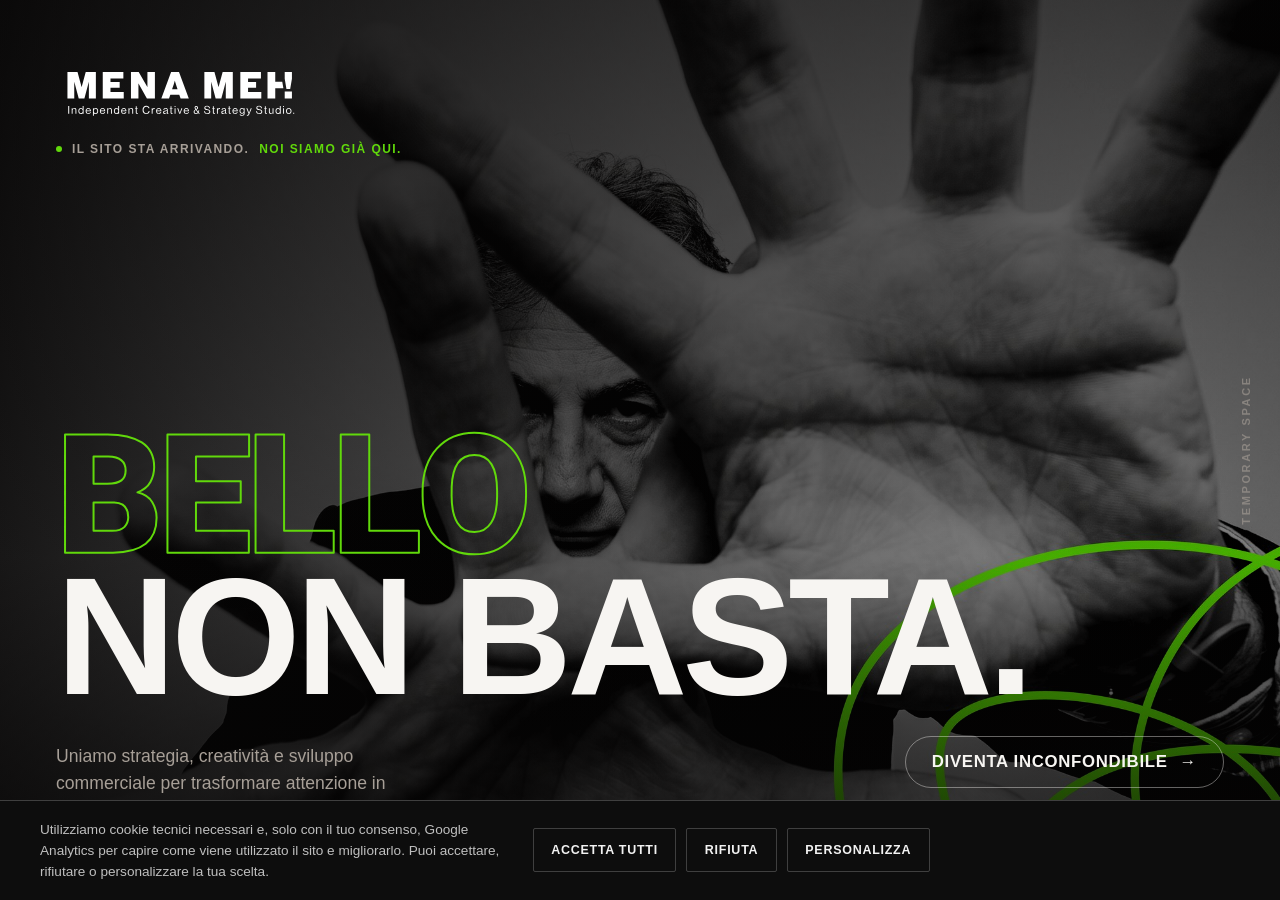
<file: index.html>
<!DOCTYPE html>
<html lang="it">
<head>
<meta charset="UTF-8">
<meta name="viewport" content="width=device-width, initial-scale=1">
<title>MENA MEH! Studio — Bello non basta.</title>
<meta name="description" content="Uniamo strategia, creatività e sviluppo commerciale per trasformare attenzione in opportunità. Il sito di MENA MEH! Studio sta arrivando.">

<link rel="canonical" href="https://www.menameh.com/">

<!-- Open Graph -->
<meta property="og:type" content="website">
<meta property="og:site_name" content="MENA MEH! Studio">
<meta property="og:title" content="MENA MEH! Studio — Bello non basta.">
<meta property="og:description" content="Uniamo strategia, creatività e sviluppo commerciale per trasformare attenzione in opportunità. Il sito di MENA MEH! Studio sta arrivando.">
<meta property="og:url" content="https://www.menameh.com/">
<!-- TEMPORANEO: logo usato come og:image provvisoria; sostituire con un'immagine social dedicata 1200x630 -->
<meta property="og:image" content="https://www.menameh.com/assets/logo/Logo/Logo_logo_bianco_orizzontale.png">
<meta name="twitter:card" content="summary_large_image">
<meta name="twitter:url" content="https://www.menameh.com/">
<meta name="twitter:image" content="https://www.menameh.com/assets/logo/Logo/Logo_logo_bianco_orizzontale.png">

<meta name="theme-color" content="#0d0d0d">

<link rel="icon" type="image/svg+xml" href="assets/logo/Logo/Logo_favicon_b.svg">
<link rel="icon" type="image/png" href="assets/logo/Logo/Logo_favicon_b.png">

<link rel="preload" as="image" href="assets/images/image/hero-background-green-accent.jpg">

<link rel="stylesheet" href="concept.css?v=7">
<link rel="stylesheet" href="consent.css?v=1">
</head>
<body>

<a class="skip-link" href="#main">Vai al contenuto principale</a>

<div class="stage">

  <div class="stage__media" aria-hidden="true"></div>
  <div class="stage__scrim" aria-hidden="true"></div>

  <header class="stage__header">
    <a href="./" class="brand" aria-label="MENA MEH! Studio — Torna alla home">
      <img
        class="brand__logo"
        src="assets/logo/Logo/Logo_logo_bianco_orizzontale.svg"
        alt="MENA MEH! Studio"
        width="270"
        height="74"
      >
    </a>

    <p class="kicker">
      <span class="kicker__dot" aria-hidden="true"></span>
      Il sito sta arrivando. <span class="kicker__accent">Noi siamo già qui.</span>
    </p>
  </header>

  <aside class="tag-vertical" aria-hidden="true">Temporary space</aside>

  <main id="main" class="stage__main">
    <h1 class="headline">
      <svg class="headline__word headline__word--bello" viewBox="0 0 5856.24 1761.28" role="img" aria-label="Bello" focusable="false">
        <g aria-hidden="true">
          <path d="M1238 1177.64Q1238 1391.64 1103.5 1499.14Q969 1606.64 701 1608.64H111V152.64H634Q903 152.64 1055.5 251.64Q1208 350.64 1208 554.64Q1208 653.64 1162 738.14Q1116 822.64 1003 865.64Q1132 898.64 1185 988.14Q1238 1077.64 1238 1177.64ZM462 423.64V759.64H632Q754 759.64 805.5 718.64Q857 677.64 857 596.64Q857 427.64 644 423.64ZM889 1172.64Q889 994.64 717 989.64H462V1338.64H691Q798 1338.64 843.5 1290.14Q889 1241.64 889 1172.64Z"/>
          <path d="M1371.56 1608.64V152.64H2376.56V423.64H1722.56V730.64H2273.56V991.64H1722.56V1338.64H2373.56V1608.64Z"/>
          <path d="M3418.12 1338.64V1608.64H2456.12V152.64H2807.12V1338.64Z"/>
          <path d="M4466.68 1338.64V1608.64H3504.68V152.64H3855.68V1338.64Z"/>
          <path d="M5785.24 910.64Q5785.24 1244.64 5607.24 1436.64Q5429.24 1628.64 5150.24 1628.64Q4869.24 1628.64 4690.74 1436.64Q4512.24 1244.64 4512.24 910.64V851.64Q4512.24 517.64 4689.74 325.14Q4867.24 132.64 5148.24 132.64Q5427.24 132.64 5606.24 325.14Q5785.24 517.64 5785.24 851.64ZM5429.24 849.64Q5429.24 629.64 5359.24 518.64Q5289.24 407.64 5148.24 407.64Q4886.24 407.64 4870.24 797.64L4869.24 910.64Q4869.24 1124.64 4939.74 1239.64Q5010.24 1354.64 5150.24 1354.64Q5283.24 1354.64 5355.74 1241.14Q5428.24 1127.64 5429.24 916.64Z"/>
        </g>
      </svg>
      <span class="headline__word headline__word--basta">
        <span class="headline__highlight">Non basta.</span>
      </span>
    </h1>

    <div class="stage__foot">
      <p class="lede">Uniamo strategia, creatività e sviluppo commerciale per trasformare attenzione in opportunità.</p>

      <div class="actions">
        <a class="cta" href="mailto:info@menameh.com">
          <span class="cta__pill" aria-hidden="true"></span>
          <span class="cta__label">Diventa inconfondibile</span>
          <span class="cta__arrow" aria-hidden="true">→</span>
        </a>

        <a
          class="ig-link"
          href="https://www.instagram.com/menameh.studio/"
          target="_blank"
          rel="noopener noreferrer"
          aria-label="MENA MEH! Studio su Instagram, @menameh.studio (si apre in una nuova scheda)"
        >@menameh.studio</a>
      </div>
    </div>
  </main>

  <footer class="stage__signature">
    <div class="stage__signature-group">
      <p class="stage__signature-brand">MENA MEH! STUDIO <span class="stage__signature-tag">Not another creative studio.</span></p>
      <p class="legal-line">Viva Sabrina · P. IVA 04135990127 · <a href="privacy-policy.html">Privacy</a> · <a href="cookie-policy.html">Cookie</a> · <button type="button" data-cookie-preferences class="legal-line-btn">Gestisci preferenze cookie</button></p>
    </div>
    <p class="index-tag" aria-hidden="true">Index — 001 / 2026</p>
  </footer>

</div>

<script src="concept.js"></script>
<script src="consent.js?v=1" defer></script>
</body>
</html>
</file>
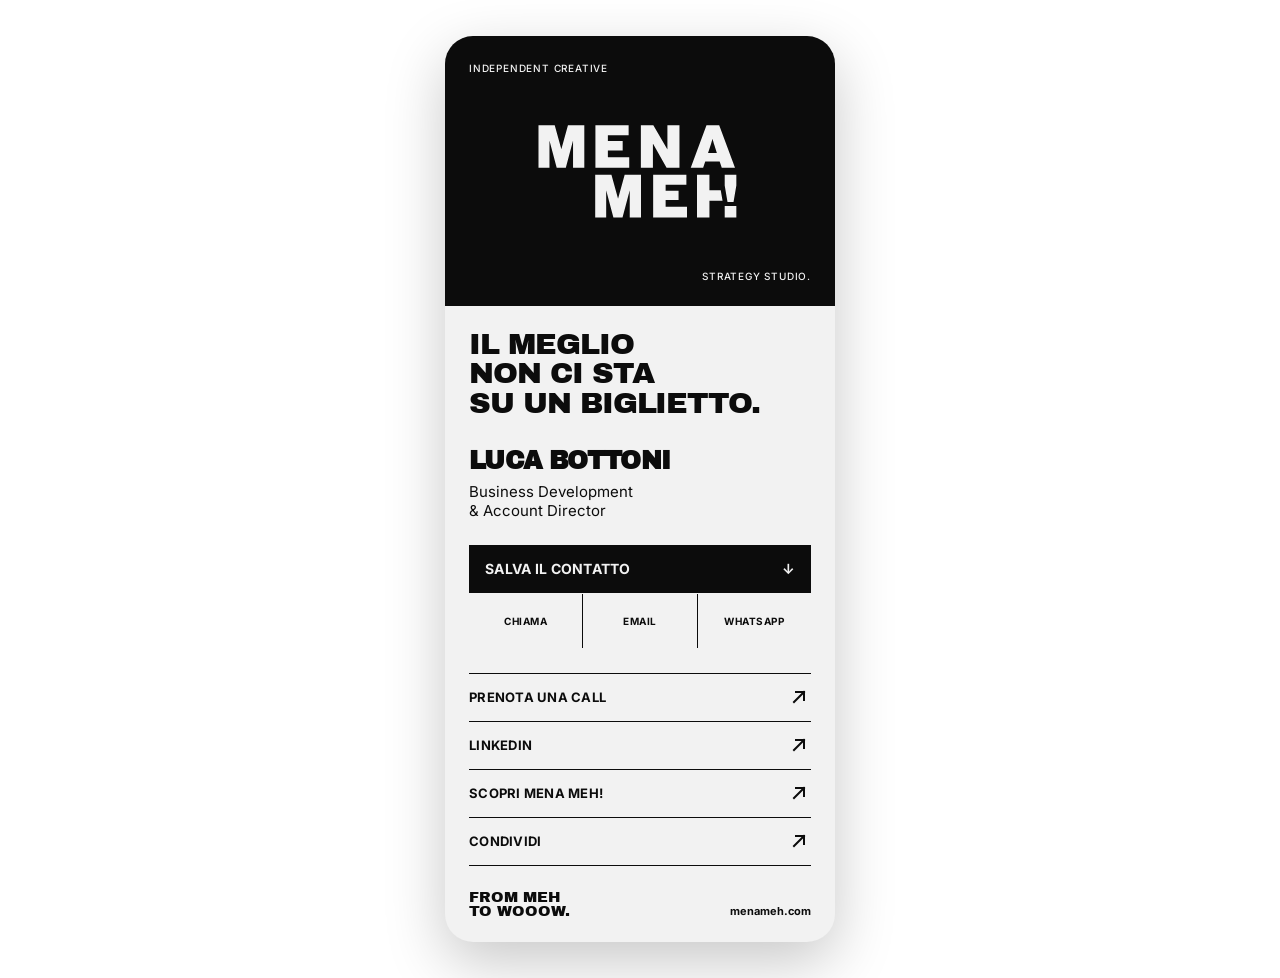
<file: luca/index.html>
<!doctype html>
<html lang="it">
<head>
  <meta charset="utf-8">
  <meta name="viewport" content="width=device-width, initial-scale=1, viewport-fit=cover">
  <meta name="theme-color" content="#0c0c0c">
  <meta name="description" content="Biglietto digitale di Luca Bottoni — MENA MEH! Independent Creative & Strategy Studio.">
  <title>Luca Bottoni — MENA MEH!</title>
  <link rel="icon" type="image/svg+xml" href="data:image/svg+xml,%3Csvg xmlns='http://www.w3.org/2000/svg' viewBox='0 0 64 64'%3E%3Crect width='64' height='64' fill='%230c0c0c'/%3E%3Ctext x='32' y='41' text-anchor='middle' font-family='Arial' font-size='28' font-weight='900' fill='%23f2f2f2'%3EM!%3C/text%3E%3C/svg%3E">
</head>
<body>
<div id="mena-digital-preview">
  <style>
    @import url('https://fonts.googleapis.com/css2?family=Archivo+Black&family=Inter:wght@400;500;700&display=swap');
    #mena-digital-preview {
      --mm-black: #0c0c0c;
      --mm-ink: #0c0c0c;
      --mm-paper: #f2f2f2;
      --mm-grey: #bfbfba;
      --mm-acid: #61d90b;
      padding: 28px 12px;
      display: grid;
      place-items: center;
      color: var(--mm-ink);
      font-family: Inter, Arial, sans-serif;
      min-height: 100vh;
    }
    #mena-digital-preview * { box-sizing: border-box; }
    #mena-digital-preview .phone {
      width: min(390px, 100%);
      overflow: hidden;
      background: var(--mm-paper);
      border-radius: 28px;
      box-shadow: 0 20px 60px rgba(0,0,0,.22);
    }
    #mena-digital-preview .hero {
      position: relative;
      min-height: 270px;
      padding: 26px 24px 24px;
      background: var(--mm-black);
      color: var(--mm-paper);
      display: flex;
      flex-direction: column;
      justify-content: space-between;
    }
    #mena-digital-preview .eyebrow,
    #mena-digital-preview .micro {
      font-size: 10px;
      line-height: 1.2;
      letter-spacing: .08em;
      font-weight: 500;
    }
    #mena-digital-preview .brand-logo {
      align-self: center;
      display: block;
      width: 76%;
      height: auto;
    }
    #mena-digital-preview .brand-logo path { fill: #f2f2f2; }
    #mena-digital-preview .studio { align-self: flex-end; }
    #mena-digital-preview .content { padding: 24px; }
    #mena-digital-preview .statement {
      margin: 0 0 30px;
      font-family: 'Archivo Black', Impact, sans-serif;
      font-size: clamp(24px, 6.4vw, 30px);
      line-height: .98;
      letter-spacing: -.035em;
      text-transform: uppercase;
      color: #0c0c0c;
    }
    #mena-digital-preview .name {
      margin: 0;
      font-family: 'Archivo Black', Impact, sans-serif;
      font-size: 25px;
      line-height: 1;
      letter-spacing: -.025em;
      color: #0c0c0c;
    }
    #mena-digital-preview .role {
      margin: 10px 0 24px;
      font-size: 15px;
      line-height: 1.25;
      color: #0c0c0c;
    }
    #mena-digital-preview .primary-action,
    #mena-digital-preview .action {
      min-height: 48px;
      text-decoration: none;
      display: flex;
      align-items: center;
      justify-content: space-between;
      gap: 12px;
      font-weight: 700;
      letter-spacing: .02em;
    }
    #mena-digital-preview .primary-action {
      padding: 0 16px;
      background: var(--mm-black);
      color: var(--mm-paper);
      font-size: 14px;
    }
    #mena-digital-preview .primary-action:hover { background: var(--mm-acid); color: var(--mm-black); }
    #mena-digital-preview .quick {
      display: grid;
      grid-template-columns: repeat(3, 1fr);
      gap: 1px;
      margin-top: 1px;
      background: var(--mm-black);
    }
    #mena-digital-preview .quick a {
      min-height: 54px;
      background: var(--mm-paper);
      color: var(--mm-black);
      display: grid;
      place-items: center;
      text-decoration: none;
      font-size: 10px;
      font-weight: 700;
      letter-spacing: .05em;
    }
    #mena-digital-preview .quick a:hover { background: var(--mm-grey); }
    #mena-digital-preview .links { margin-top: 25px; border-top: 1px solid var(--mm-black); }
    #mena-digital-preview .action {
      color: var(--mm-black);
      border: 0;
      border-bottom: 1px solid var(--mm-black);
      appearance: none;
      -webkit-appearance: none;
      font-size: 13px;
      width: 100%;
      padding: 0;
      background: transparent;
      font-family: inherit;
      text-align: left;
    }
    #mena-digital-preview .action:hover { color: var(--mm-acid); }
    #mena-digital-preview .cta-arrow {
      display: block;
      flex: 0 0 auto;
      width: 24px;
      height: 24px;
      color: #0c0c0c;
    }
    #mena-digital-preview .footer {
      padding-top: 24px;
      display: flex;
      align-items: flex-end;
      justify-content: space-between;
      gap: 16px;
    }
    #mena-digital-preview .payoff {
      font-family: 'Archivo Black', Impact, sans-serif;
      font-size: 15px;
      line-height: .95;
    }
    #mena-digital-preview .url { font-size: 11px; font-weight: 700; }
    @media (max-width: 350px) {
      #mena-digital-preview { padding-inline: 6px; }
      #mena-digital-preview .hero, #mena-digital-preview .content { padding-inline: 19px; }
      #mena-digital-preview .brand-logo { width: 80%; }
    }
  </style>

  <article class="phone" aria-label="Anteprima del biglietto da visita digitale di Luca Bottoni">
    <header class="hero">
      <div class="eyebrow">INDEPENDENT CREATIVE</div>
      <svg class="brand-logo" viewBox="0 0 1080 500" role="img" aria-label="Logo originale MENA MEH!">
        <path d="M118.37,54.72h67.42l27.27,99.15h.5l27.27-99.15h67.92v177.23h-46.85v-111.05h-.5l-29.5,111.05h-37.93l-29.5-111.05h-.5v111.05h-45.61V54.72Z"/>
        <path d="M354.89,54.72h138.07v42.14h-86.26v24.04h61.5v38.92h-61.5v27.76h88.74v44.37h-140.55V54.72Z"/>
        <path d="M543.8,54.72h51.81l58,99.65h.5V54.72h50.07v177.23h-53.54l-56.27-100.39h-.5v100.39h-50.07V54.72Z"/>
        <path d="M816.51,54.72h52.8l65.69,177.23h-55.03l-8.68-26.03h-59.99l-8.68,26.03h-51.56l65.44-177.23ZM822.95,170.23h36.69l-11.15-34.71c-2.73-8.67-6.69-22.8-6.69-22.8h-.5s-3.72,14.13-6.69,22.8l-11.65,34.71Z"/>
        <path d="M354.03,260.7h67.42l27.27,99.15h.5l27.27-99.15h67.92v177.23h-46.85v-111.05h-.5l-29.5,111.05h-37.93l-29.5-111.05h-.5v111.05h-45.61v-177.23Z"/>
        <path d="M594.88,260.7h138.07v42.14h-86.26v24.04h53.79v38.92h-53.79v27.76h88.74v44.37h-140.55v-177.23Z"/>
        <path d="M883.32,368.52h-54.54v69.41h-51.81v-177.23h51.81v64.94h46.91l7.62,42.88Z"/>
        <path d="M892.23,305.56v-44.86h48.34v44.86l-11.65,68.41h-25.03l-11.65-68.41ZM892.23,390.58h48.34v47.35h-48.34v-47.35Z"/>
      </svg>
      <div class="micro studio">STRATEGY STUDIO.</div>
    </header>

    <section class="content">
      <p class="statement">Il meglio<br>non ci sta<br>su un biglietto.</p>
      <h2 class="name">LUCA BOTTONI</h2>
      <p class="role">Business Development<br>&amp; Account Director</p>

      <a id="save-luca-contact" class="primary-action cursor-interaction" href="#">
        <span>SALVA IL CONTATTO</span><span aria-hidden="true">↓</span>
      </a>

      <nav class="quick" aria-label="Contatti rapidi">
        <a class="cursor-interaction" href="tel:+393408106403">CHIAMA</a>
        <a class="cursor-interaction" href="mailto:luca@menameh.com">EMAIL</a>
        <a class="cursor-interaction" href="https://wa.me/393408106403">WHATSAPP</a>
      </nav>

      <nav class="links" aria-label="Altri collegamenti">
        <a class="action cursor-interaction" href="https://calendly.com/menameh-studio"><span>PRENOTA UNA CALL</span><svg class="cta-arrow" viewBox="0 0 24 24" width="24" height="24" aria-hidden="true" focusable="false"><path d="M7 17L17 7M9 7h8v8" fill="none" stroke="currentColor" stroke-width="2" stroke-linecap="square" stroke-linejoin="miter"/></svg></a>
        <a class="action cursor-interaction" href="https://www.linkedin.com/in/luca-bottoni-2770361a4/"><span>LINKEDIN</span><svg class="cta-arrow" viewBox="0 0 24 24" width="24" height="24" aria-hidden="true" focusable="false"><path d="M7 17L17 7M9 7h8v8" fill="none" stroke="currentColor" stroke-width="2" stroke-linecap="square" stroke-linejoin="miter"/></svg></a>
        <a class="action cursor-interaction" href="https://www.menameh.com/hello"><span>SCOPRI MENA MEH!</span><svg class="cta-arrow" viewBox="0 0 24 24" width="24" height="24" aria-hidden="true" focusable="false"><path d="M7 17L17 7M9 7h8v8" fill="none" stroke="currentColor" stroke-width="2" stroke-linecap="square" stroke-linejoin="miter"/></svg></a>
        <button id="share-card" class="action cursor-interaction" type="button"><span>CONDIVIDI</span><svg class="cta-arrow" viewBox="0 0 24 24" width="24" height="24" aria-hidden="true" focusable="false"><path d="M7 17L17 7M9 7h8v8" fill="none" stroke="currentColor" stroke-width="2" stroke-linecap="square" stroke-linejoin="miter"/></svg></button>
      </nav>

      <footer class="footer">
        <div class="payoff">FROM MEH<br>TO WOOOW.</div>
        <div class="url">menameh.com</div>
      </footer>
    </section>
  </article>
  <script>
    document.getElementById('save-luca-contact').addEventListener('click', function (event) {
      event.preventDefault();
      const vcard = [
        'BEGIN:VCARD',
        'VERSION:3.0',
        'N:Bottoni;Luca;;;',
        'FN:Luca Bottoni',
        'ORG:MENA MEH!',
        'TITLE:Business Development & Account Director',
        'TEL;TYPE=CELL:+393408106403',
        'EMAIL;TYPE=WORK:luca@menameh.com',
        'URL:https://www.menameh.com/hello',
        'END:VCARD'
      ].join('\r\n');
      const file = new Blob([vcard], { type: 'text/vcard;charset=utf-8' });
      const link = document.createElement('a');
      link.href = URL.createObjectURL(file);
      link.download = 'luca-bottoni.vcf';
      document.body.appendChild(link);
      link.click();
      link.remove();
      URL.revokeObjectURL(link.href);
    });

    document.getElementById('share-card').addEventListener('click', async function () {
      const shareData = {
        title: 'Luca Bottoni — MENA MEH!',
        text: 'Il biglietto digitale di Luca Bottoni — MENA MEH!',
        url: window.location.href
      };
      if (navigator.share) {
        try { await navigator.share(shareData); } catch (error) { /* condivisione annullata */ }
      } else {
        await navigator.clipboard.writeText(window.location.href);
        const label = this.querySelector('span');
        const original = label.textContent;
        label.textContent = 'LINK COPIATO';
        setTimeout(() => { label.textContent = original; }, 1800);
      }
    });
  </script>
</div>
</body>
</html>
</file>
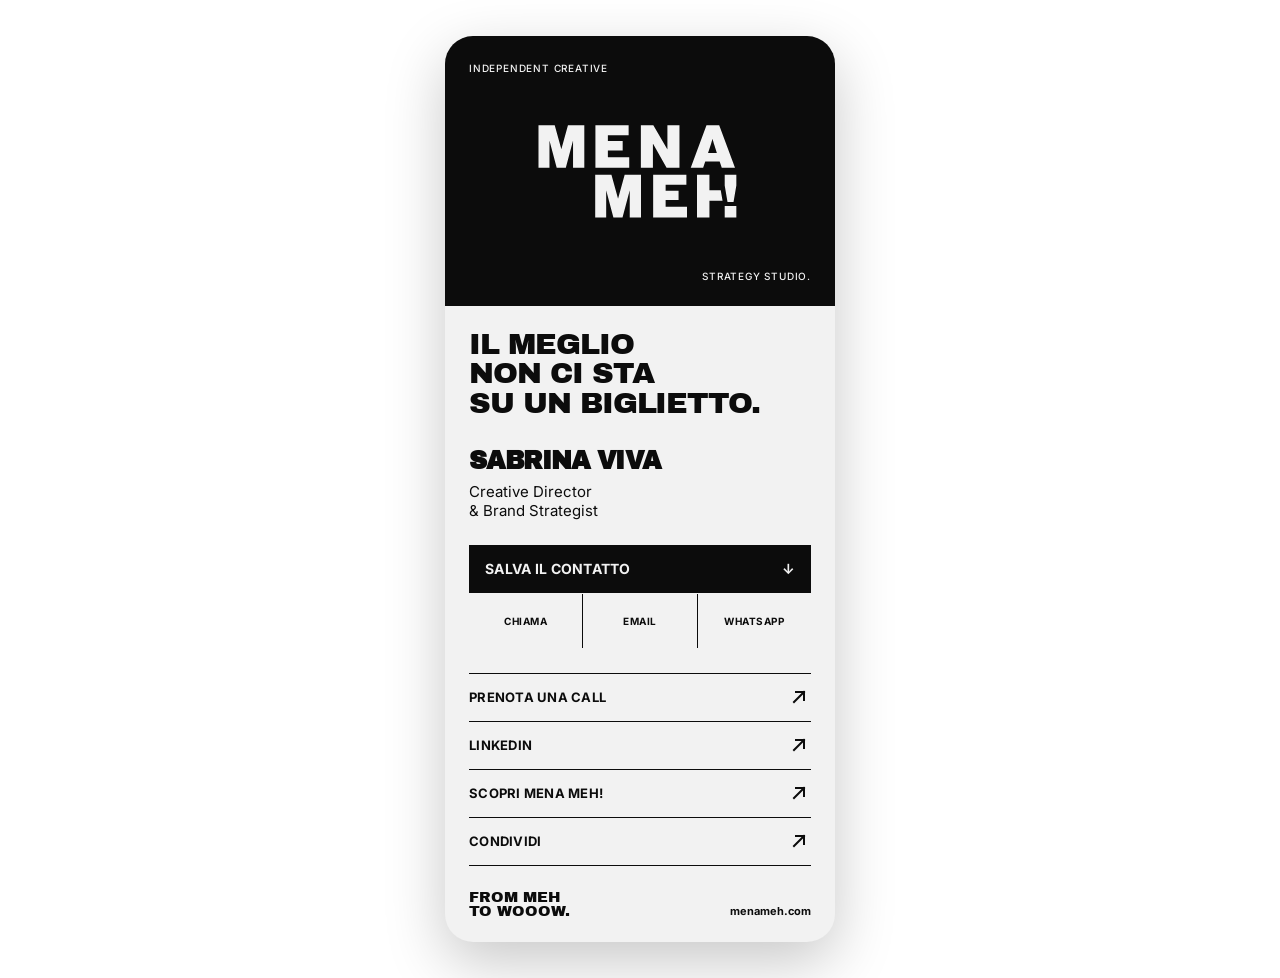
<file: sabrina/index.html>
<!doctype html>
<html lang="it">
<head>
  <meta charset="utf-8">
  <meta name="viewport" content="width=device-width, initial-scale=1, viewport-fit=cover">
  <meta name="theme-color" content="#0c0c0c">
  <meta name="description" content="Biglietto digitale di Sabrina Viva — MENA MEH! Independent Creative & Strategy Studio.">
  <title>Sabrina Viva — MENA MEH!</title>
  <link rel="canonical" href="https://www.menameh.com/sabrina/">
  <meta property="og:type" content="profile">
  <meta property="og:site_name" content="MENA MEH!">
  <meta property="og:locale" content="it_IT">
  <meta property="og:title" content="Sabrina Viva — MENA MEH!">
  <meta property="og:description" content="Biglietto digitale di Sabrina Viva — MENA MEH! Independent Creative &amp; Strategy Studio.">
  <meta property="og:url" content="https://www.menameh.com/sabrina/">
  <meta name="twitter:card" content="summary">
  <link rel="icon" type="image/svg+xml" href="data:image/svg+xml,%3Csvg xmlns='http://www.w3.org/2000/svg' viewBox='0 0 64 64'%3E%3Crect width='64' height='64' fill='%230c0c0c'/%3E%3Ctext x='32' y='41' text-anchor='middle' font-family='Arial' font-size='28' font-weight='900' fill='%23f2f2f2'%3EM!%3C/text%3E%3C/svg%3E">
</head>
<body>
<div id="mena-digital-preview">
  <style>
    @import url('https://fonts.googleapis.com/css2?family=Archivo+Black&family=Inter:wght@400;500;700&display=swap');
    #mena-digital-preview {
      --mm-black: #0c0c0c;
      --mm-ink: #0c0c0c;
      --mm-paper: #f2f2f2;
      --mm-grey: #bfbfba;
      --mm-acid: #61d90b;
      padding: 28px 12px;
      display: grid;
      place-items: center;
      color: var(--mm-ink);
      font-family: Inter, Arial, sans-serif;
      min-height: 100vh;
    }
    #mena-digital-preview * { box-sizing: border-box; }
    #mena-digital-preview .phone {
      width: min(390px, 100%);
      overflow: hidden;
      background: var(--mm-paper);
      border-radius: 28px;
      box-shadow: 0 20px 60px rgba(0,0,0,.22);
    }
    #mena-digital-preview .hero {
      position: relative;
      min-height: 270px;
      padding: 26px 24px 24px;
      background: var(--mm-black);
      color: var(--mm-paper);
      display: flex;
      flex-direction: column;
      justify-content: space-between;
    }
    #mena-digital-preview .eyebrow,
    #mena-digital-preview .micro {
      font-size: 10px;
      line-height: 1.2;
      letter-spacing: .08em;
      font-weight: 500;
    }
    #mena-digital-preview .brand-logo {
      align-self: center;
      display: block;
      width: 76%;
      height: auto;
    }
    #mena-digital-preview .brand-logo path { fill: #f2f2f2; }
    #mena-digital-preview .studio { align-self: flex-end; }
    #mena-digital-preview .content { padding: 24px; }
    #mena-digital-preview .statement {
      margin: 0 0 30px;
      font-family: 'Archivo Black', Impact, sans-serif;
      font-size: clamp(24px, 6.4vw, 30px);
      line-height: .98;
      letter-spacing: -.035em;
      text-transform: uppercase;
      color: #0c0c0c;
    }
    #mena-digital-preview .name {
      margin: 0;
      font-family: 'Archivo Black', Impact, sans-serif;
      font-size: 25px;
      line-height: 1;
      letter-spacing: -.025em;
      color: #0c0c0c;
    }
    #mena-digital-preview .role {
      margin: 10px 0 24px;
      font-size: 15px;
      line-height: 1.25;
      color: #0c0c0c;
    }
    #mena-digital-preview .primary-action,
    #mena-digital-preview .action {
      min-height: 48px;
      text-decoration: none;
      display: flex;
      align-items: center;
      justify-content: space-between;
      gap: 12px;
      font-weight: 700;
      letter-spacing: .02em;
    }
    #mena-digital-preview .primary-action {
      padding: 0 16px;
      background: var(--mm-black);
      color: var(--mm-paper);
      font-size: 14px;
    }
    #mena-digital-preview .primary-action:hover { background: var(--mm-acid); color: var(--mm-black); }
    #mena-digital-preview .quick {
      display: grid;
      grid-template-columns: repeat(3, 1fr);
      gap: 1px;
      margin-top: 1px;
      background: var(--mm-black);
    }
    #mena-digital-preview .quick a {
      min-height: 54px;
      background: var(--mm-paper);
      color: var(--mm-black);
      display: grid;
      place-items: center;
      text-decoration: none;
      font-size: 10px;
      font-weight: 700;
      letter-spacing: .05em;
    }
    #mena-digital-preview .quick a:hover { background: var(--mm-grey); }
    #mena-digital-preview .links { margin-top: 25px; border-top: 1px solid var(--mm-black); }
    #mena-digital-preview .action {
      color: var(--mm-black);
      border: 0;
      border-bottom: 1px solid var(--mm-black);
      appearance: none;
      -webkit-appearance: none;
      font-size: 13px;
      width: 100%;
      padding: 0;
      background: transparent;
      font-family: inherit;
      text-align: left;
    }
    #mena-digital-preview .action:hover { color: var(--mm-acid); }
    #mena-digital-preview .cta-arrow {
      display: block;
      flex: 0 0 auto;
      width: 24px;
      height: 24px;
      color: #0c0c0c;
    }
    #mena-digital-preview .action:focus-visible,
    #mena-digital-preview .quick a:focus-visible { outline: 2px solid var(--mm-black); outline-offset: -4px; }
    #mena-digital-preview .primary-action:focus-visible { outline: 2px solid var(--mm-acid); outline-offset: -4px; }
    #mena-digital-preview .sr-only {
      position: absolute;
      width: 1px;
      height: 1px;
      margin: -1px;
      overflow: hidden;
      clip: rect(0 0 0 0);
      white-space: nowrap;
    }
    @media (prefers-reduced-motion: reduce) {
      #mena-digital-preview *, #mena-digital-preview *::before, #mena-digital-preview *::after {
        animation: none !important;
        transition: none !important;
        scroll-behavior: auto !important;
      }
    }
    #mena-digital-preview .footer {
      padding-top: 24px;
      display: flex;
      align-items: flex-end;
      justify-content: space-between;
      gap: 16px;
    }
    #mena-digital-preview .payoff {
      font-family: 'Archivo Black', Impact, sans-serif;
      font-size: 15px;
      line-height: .95;
    }
    #mena-digital-preview .url { font-size: 11px; font-weight: 700; }
    @media (max-width: 350px) {
      #mena-digital-preview { padding-inline: 6px; }
      #mena-digital-preview .hero, #mena-digital-preview .content { padding-inline: 19px; }
      #mena-digital-preview .brand-logo { width: 80%; }
    }
  </style>

  <article class="phone" aria-label="Biglietto da visita digitale di Sabrina Viva">
    <header class="hero">
      <div class="eyebrow">INDEPENDENT CREATIVE</div>
      <svg class="brand-logo" viewBox="0 0 1080 500" role="img" aria-label="Logo originale MENA MEH!">
        <path d="M118.37,54.72h67.42l27.27,99.15h.5l27.27-99.15h67.92v177.23h-46.85v-111.05h-.5l-29.5,111.05h-37.93l-29.5-111.05h-.5v111.05h-45.61V54.72Z"/>
        <path d="M354.89,54.72h138.07v42.14h-86.26v24.04h61.5v38.92h-61.5v27.76h88.74v44.37h-140.55V54.72Z"/>
        <path d="M543.8,54.72h51.81l58,99.65h.5V54.72h50.07v177.23h-53.54l-56.27-100.39h-.5v100.39h-50.07V54.72Z"/>
        <path d="M816.51,54.72h52.8l65.69,177.23h-55.03l-8.68-26.03h-59.99l-8.68,26.03h-51.56l65.44-177.23ZM822.95,170.23h36.69l-11.15-34.71c-2.73-8.67-6.69-22.8-6.69-22.8h-.5s-3.72,14.13-6.69,22.8l-11.65,34.71Z"/>
        <path d="M354.03,260.7h67.42l27.27,99.15h.5l27.27-99.15h67.92v177.23h-46.85v-111.05h-.5l-29.5,111.05h-37.93l-29.5-111.05h-.5v111.05h-45.61v-177.23Z"/>
        <path d="M594.88,260.7h138.07v42.14h-86.26v24.04h53.79v38.92h-53.79v27.76h88.74v44.37h-140.55v-177.23Z"/>
        <path d="M883.32,368.52h-54.54v69.41h-51.81v-177.23h51.81v64.94h46.91l7.62,42.88Z"/>
        <path d="M892.23,305.56v-44.86h48.34v44.86l-11.65,68.41h-25.03l-11.65-68.41ZM892.23,390.58h48.34v47.35h-48.34v-47.35Z"/>
      </svg>
      <div class="micro studio">STRATEGY STUDIO.</div>
    </header>

    <section class="content">
      <p class="statement">Il meglio<br>non ci sta<br>su un biglietto.</p>
      <h2 class="name">SABRINA VIVA</h2>
      <p class="role">Creative Director<br>&amp; Brand Strategist</p>

      <a id="save-sabrina-contact" class="primary-action cursor-interaction" href="#">
        <span>SALVA IL CONTATTO</span><span aria-hidden="true">↓</span>
      </a>

      <nav class="quick" aria-label="Contatti rapidi">
        <a class="cursor-interaction" href="tel:+393447990872">CHIAMA</a>
        <a class="cursor-interaction" href="mailto:sabrina@menameh.com">EMAIL</a>
        <a class="cursor-interaction" href="https://wa.me/393447990872">WHATSAPP</a>
      </nav>

      <nav class="links" aria-label="Altri collegamenti">
        <a class="action cursor-interaction" href="https://calendly.com/menameh-studio"><span>PRENOTA UNA CALL</span><svg class="cta-arrow" viewBox="0 0 24 24" width="24" height="24" aria-hidden="true" focusable="false"><path d="M7 17L17 7M9 7h8v8" fill="none" stroke="currentColor" stroke-width="2" stroke-linecap="square" stroke-linejoin="miter"/></svg></a>
        <a class="action cursor-interaction" href="https://www.linkedin.com/in/sabrina-viva"><span>LINKEDIN</span><svg class="cta-arrow" viewBox="0 0 24 24" width="24" height="24" aria-hidden="true" focusable="false"><path d="M7 17L17 7M9 7h8v8" fill="none" stroke="currentColor" stroke-width="2" stroke-linecap="square" stroke-linejoin="miter"/></svg></a>
        <a class="action cursor-interaction" href="https://www.menameh.com/hello"><span>SCOPRI MENA MEH!</span><svg class="cta-arrow" viewBox="0 0 24 24" width="24" height="24" aria-hidden="true" focusable="false"><path d="M7 17L17 7M9 7h8v8" fill="none" stroke="currentColor" stroke-width="2" stroke-linecap="square" stroke-linejoin="miter"/></svg></a>
        <button id="share-card" class="action cursor-interaction" type="button"><span>CONDIVIDI</span><svg class="cta-arrow" viewBox="0 0 24 24" width="24" height="24" aria-hidden="true" focusable="false"><path d="M7 17L17 7M9 7h8v8" fill="none" stroke="currentColor" stroke-width="2" stroke-linecap="square" stroke-linejoin="miter"/></svg></button>
      </nav>

      <footer class="footer">
        <div class="payoff">FROM MEH<br>TO WOOOW.</div>
        <div class="url">menameh.com</div>
      </footer>
    </section>
  </article>
  <p id="share-status" class="sr-only" role="status" aria-live="polite"></p>
  <script>
    document.getElementById('save-sabrina-contact').addEventListener('click', function (event) {
      event.preventDefault();
      const vcard = [
        'BEGIN:VCARD',
        'VERSION:3.0',
        'N:Viva;Sabrina;;;',
        'FN:Sabrina Viva',
        'ORG:MENA MEH!',
        'TITLE:Creative Director & Brand Strategist',
        'TEL;TYPE=CELL:+393447990872',
        'EMAIL;TYPE=WORK:sabrina@menameh.com',
        'URL;TYPE=HOME:https://www.menameh.com/sabrina/',
        'URL;TYPE=WORK:https://www.menameh.com',
        'END:VCARD'
      ].join('\r\n');
      const file = new Blob([vcard], { type: 'text/vcard;charset=utf-8' });
      const link = document.createElement('a');
      link.href = URL.createObjectURL(file);
      link.download = 'sabrina-viva.vcf';
      document.body.appendChild(link);
      link.click();
      link.remove();
      URL.revokeObjectURL(link.href);
    });

    document.getElementById('share-card').addEventListener('click', async function () {
      const shareData = {
        title: 'Sabrina Viva — MENA MEH!',
        text: 'Il biglietto digitale di Sabrina Viva — MENA MEH!',
        url: 'https://www.menameh.com/sabrina/'
      };
      if (navigator.share) {
        try { await navigator.share(shareData); } catch (error) { /* condivisione annullata */ }
      } else {
        const label = this.querySelector('span');
        const original = label.textContent;
        const status = document.getElementById('share-status');
        let message = 'LINK COPIATO';
        try {
          await navigator.clipboard.writeText(shareData.url);
        } catch (error) {
          message = 'COPIA NON RIUSCITA';
        }
        label.textContent = message;
        status.textContent = message === 'LINK COPIATO' ? 'Link copiato negli appunti' : 'Copia del link non riuscita';
        setTimeout(() => { label.textContent = original; status.textContent = ''; }, 1800);
      }
    });
  </script>
</div>
</body>
</html>
</file>
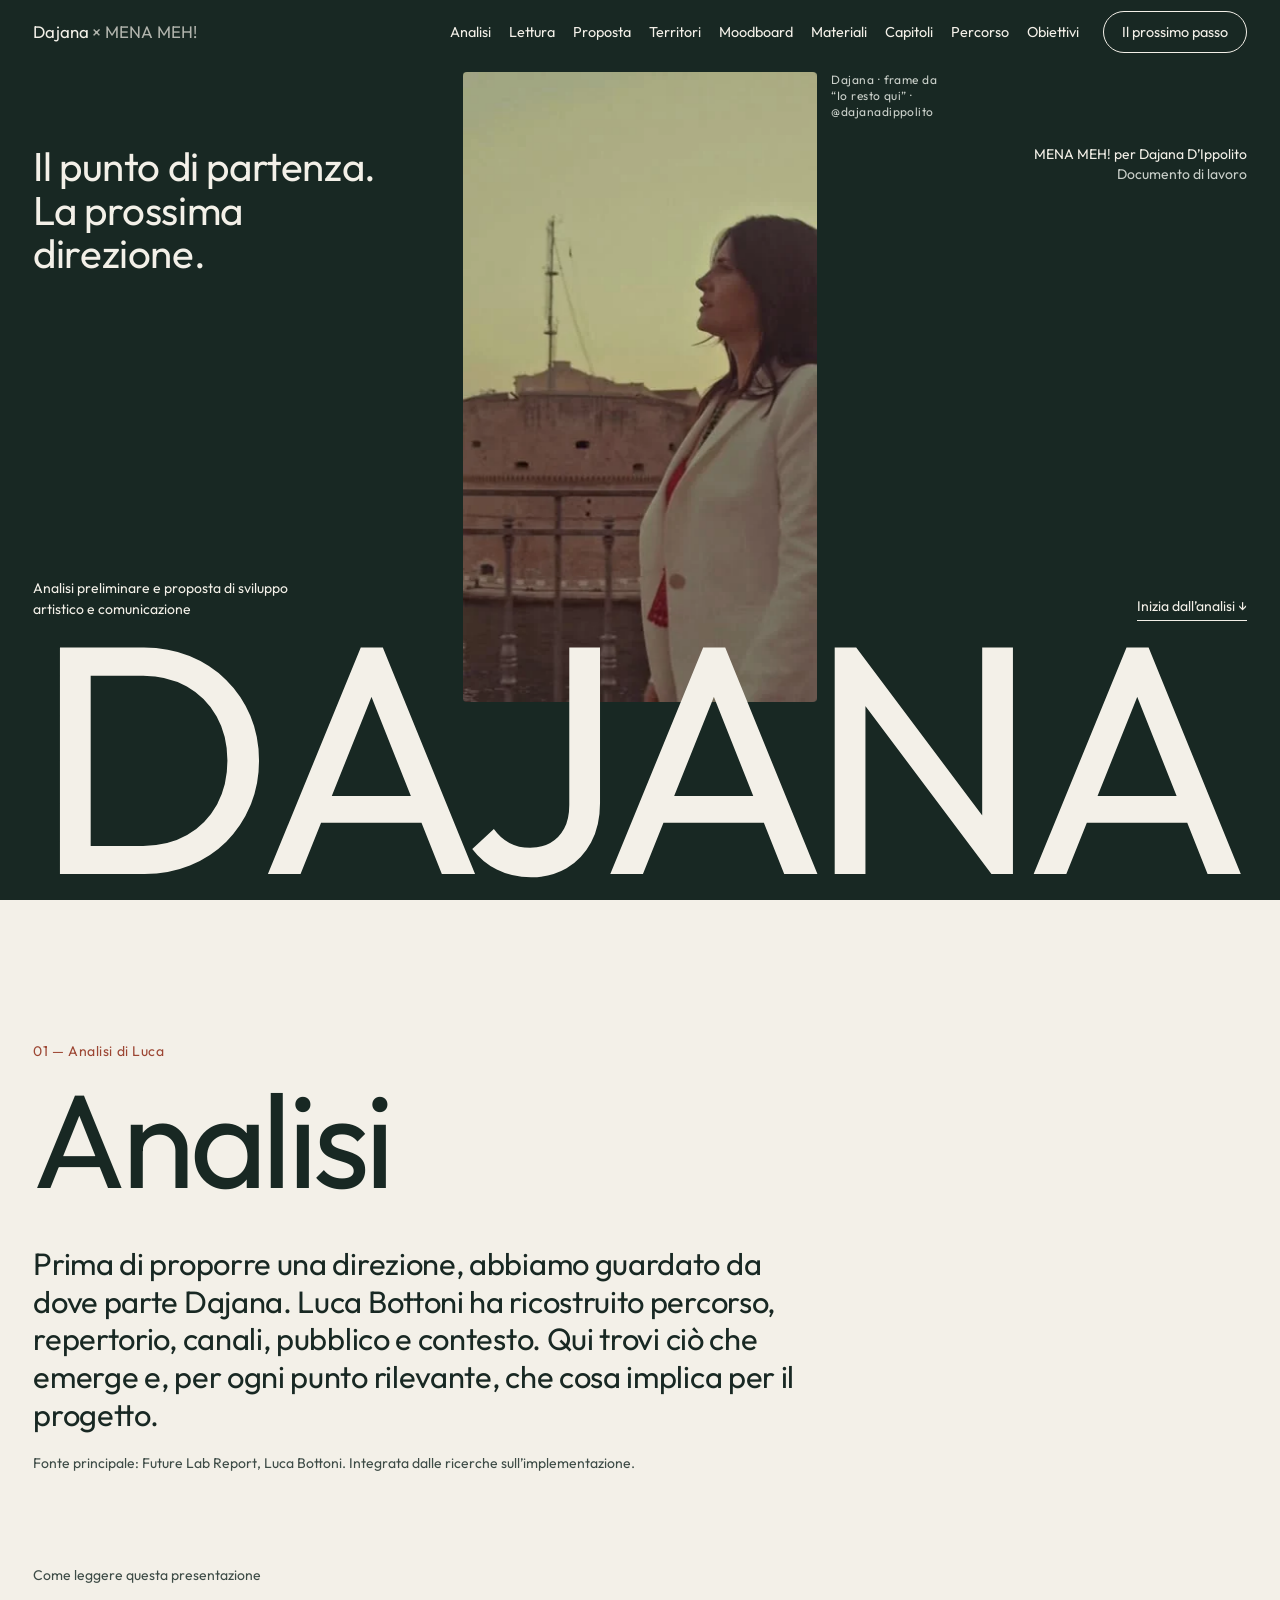
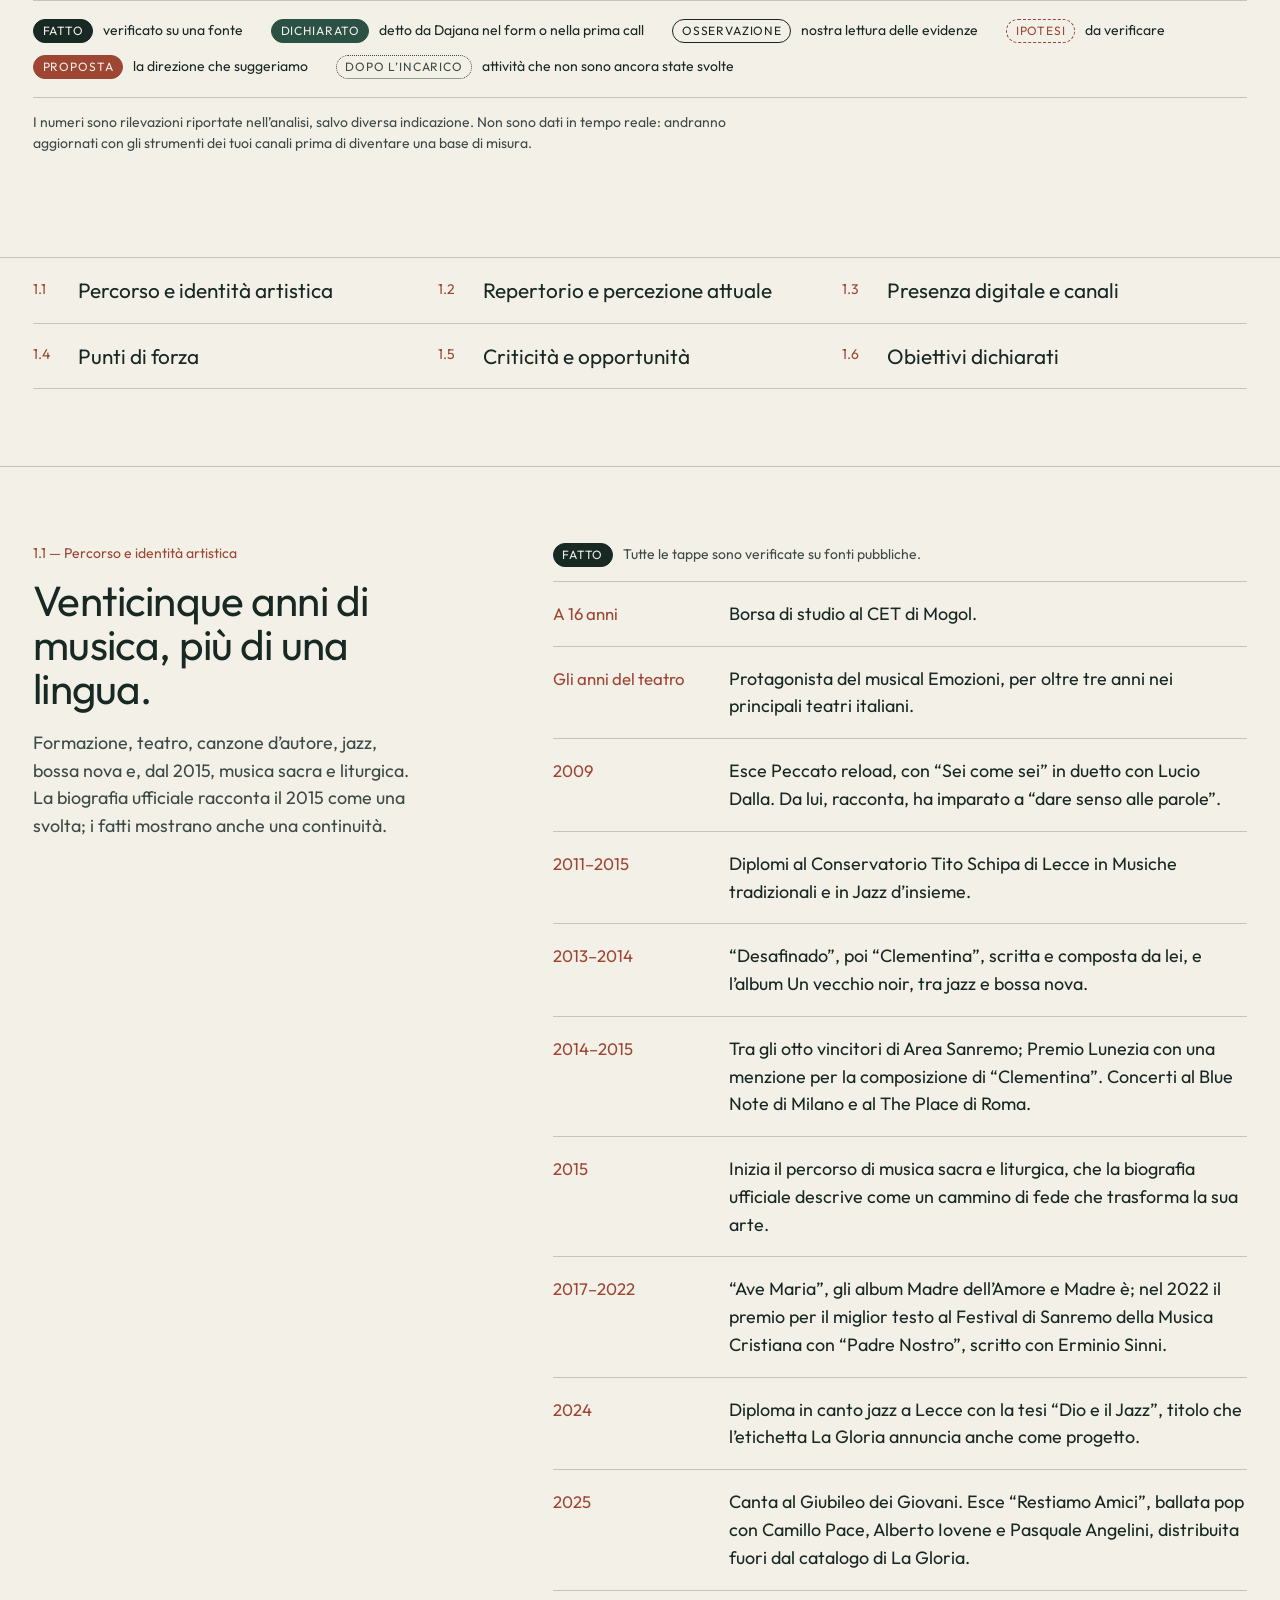
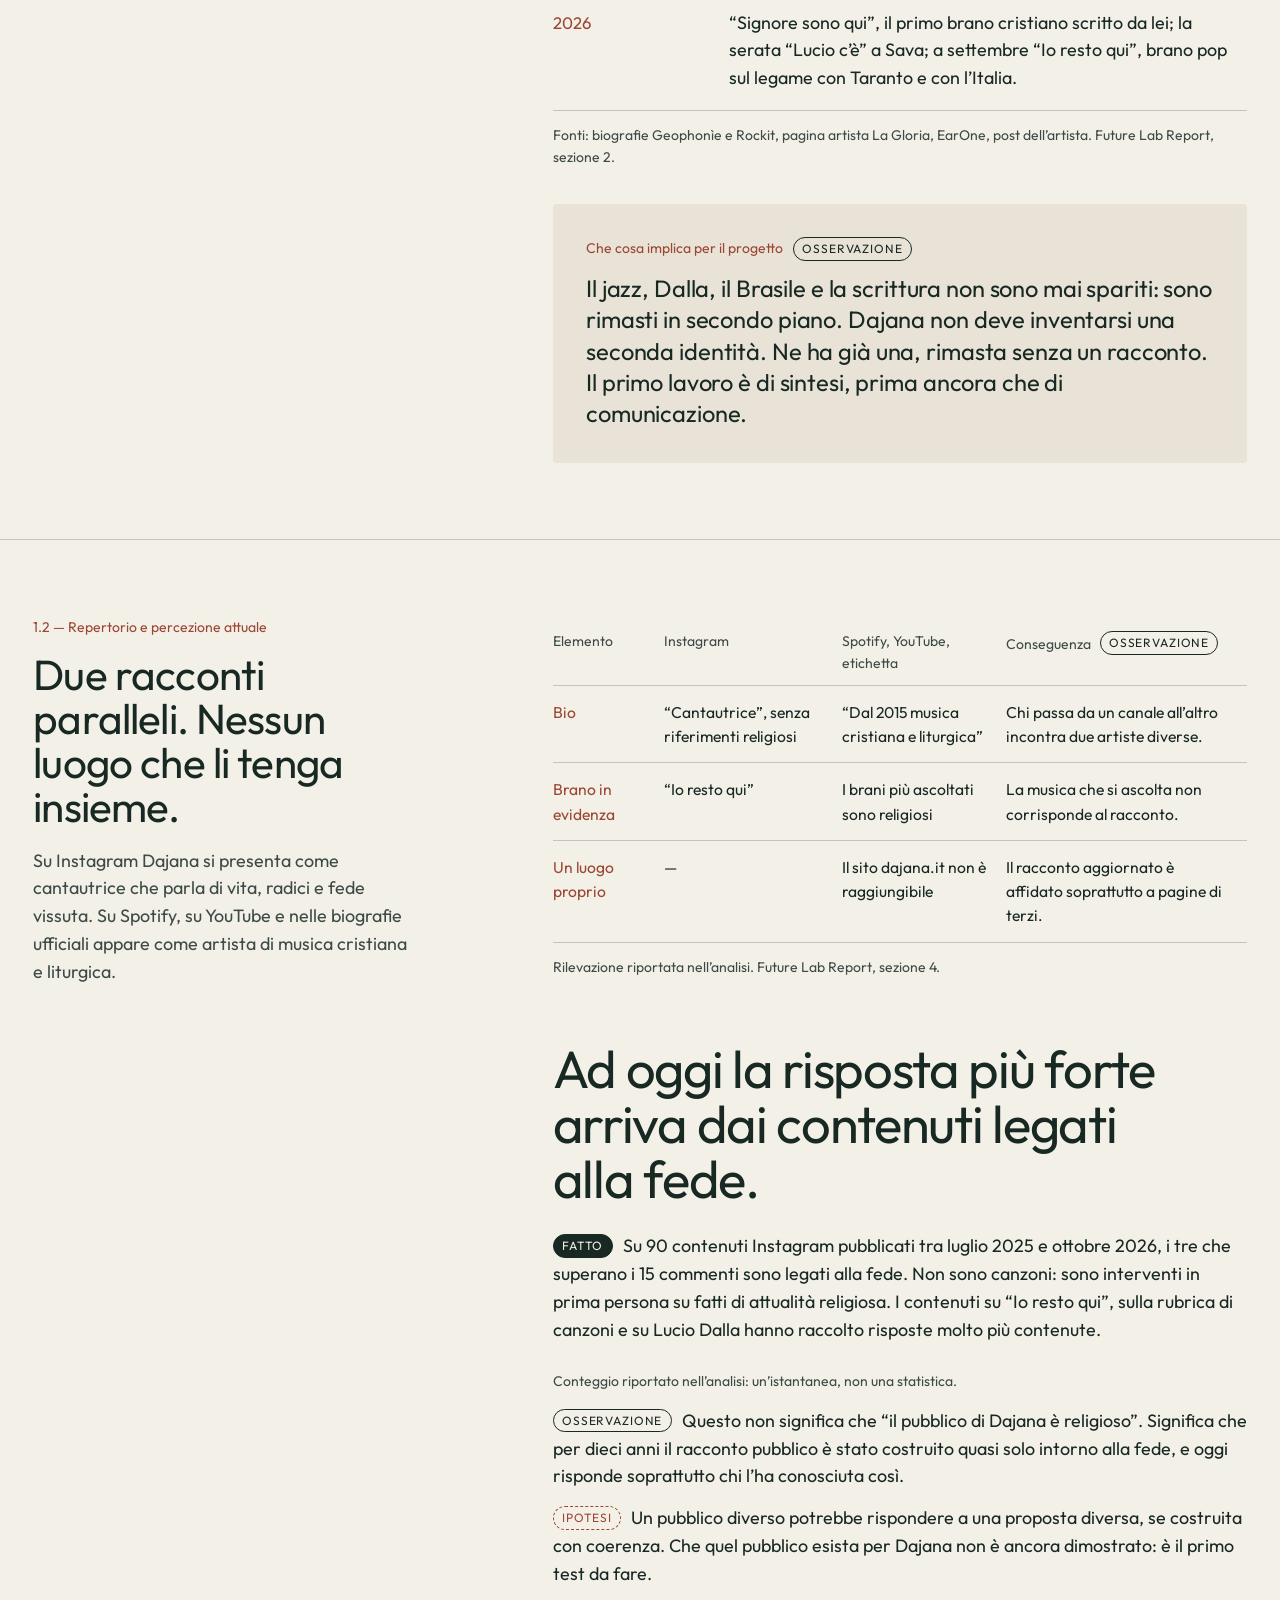
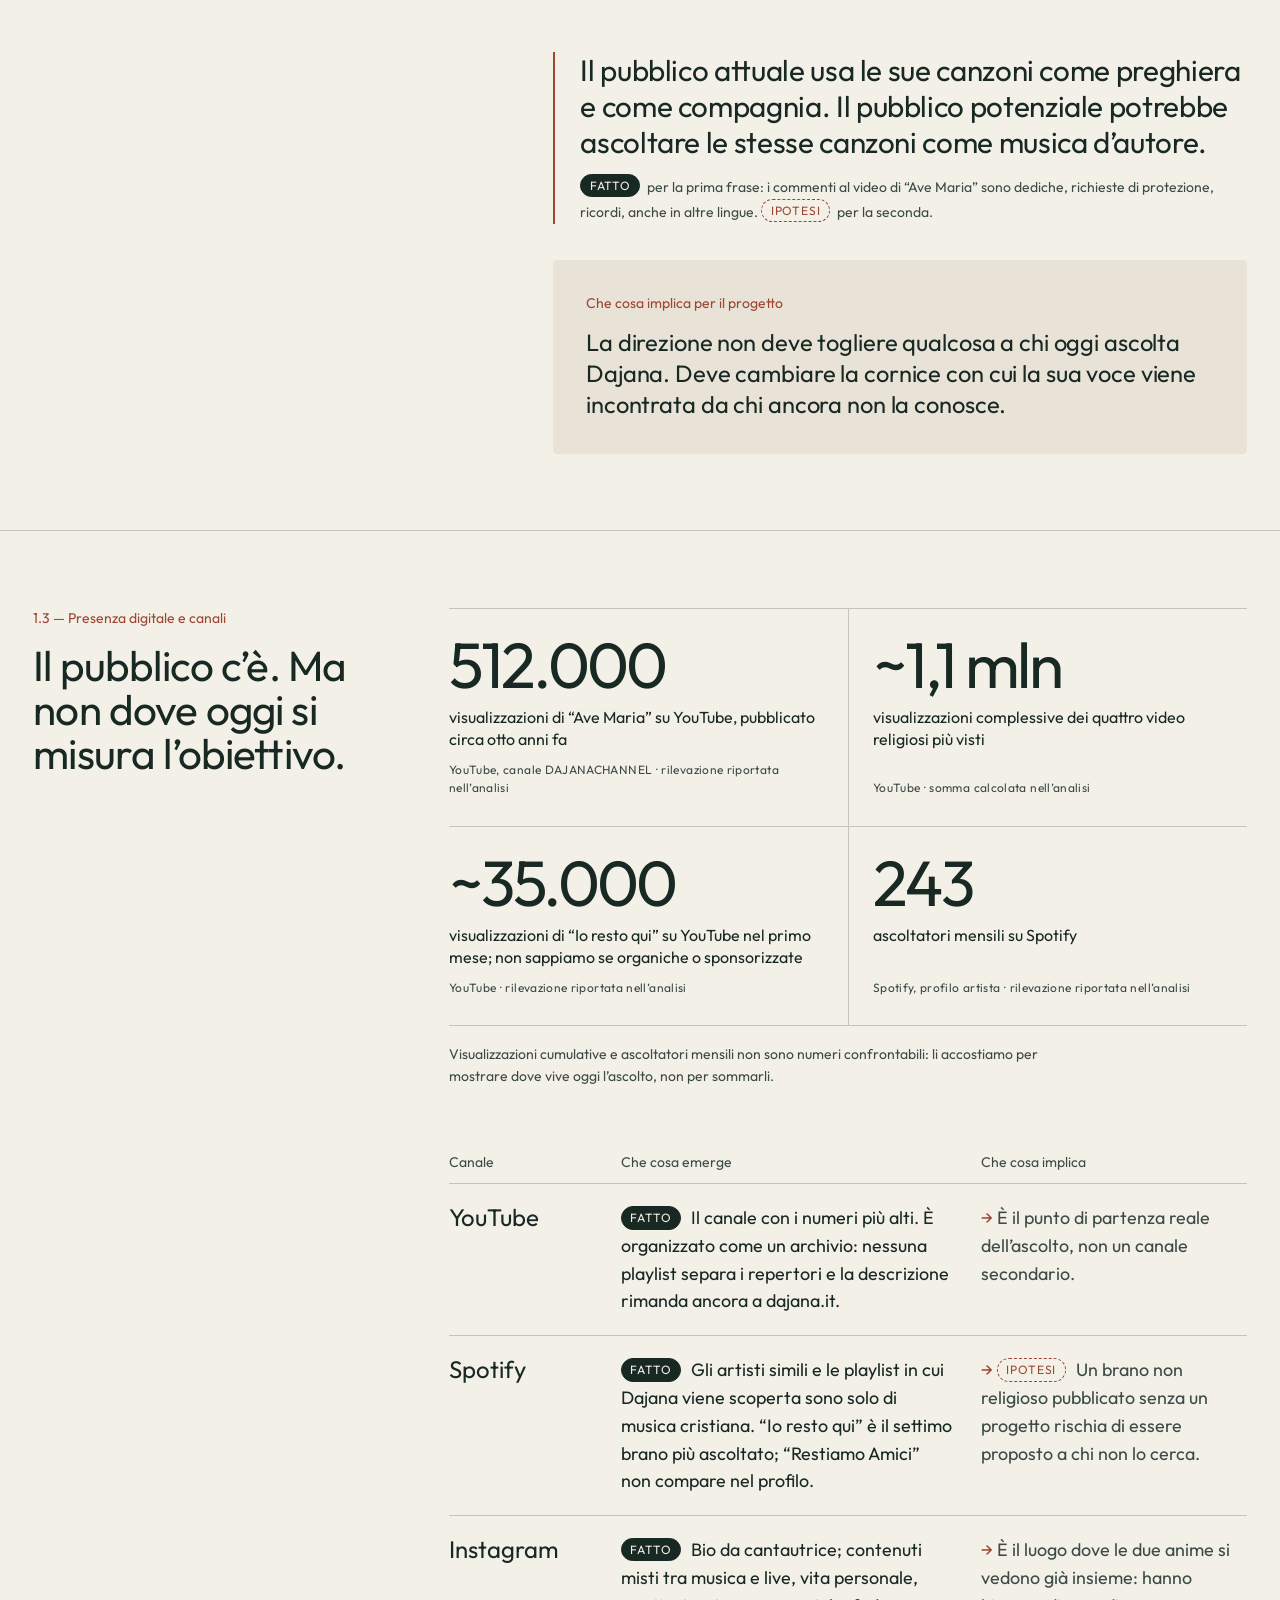
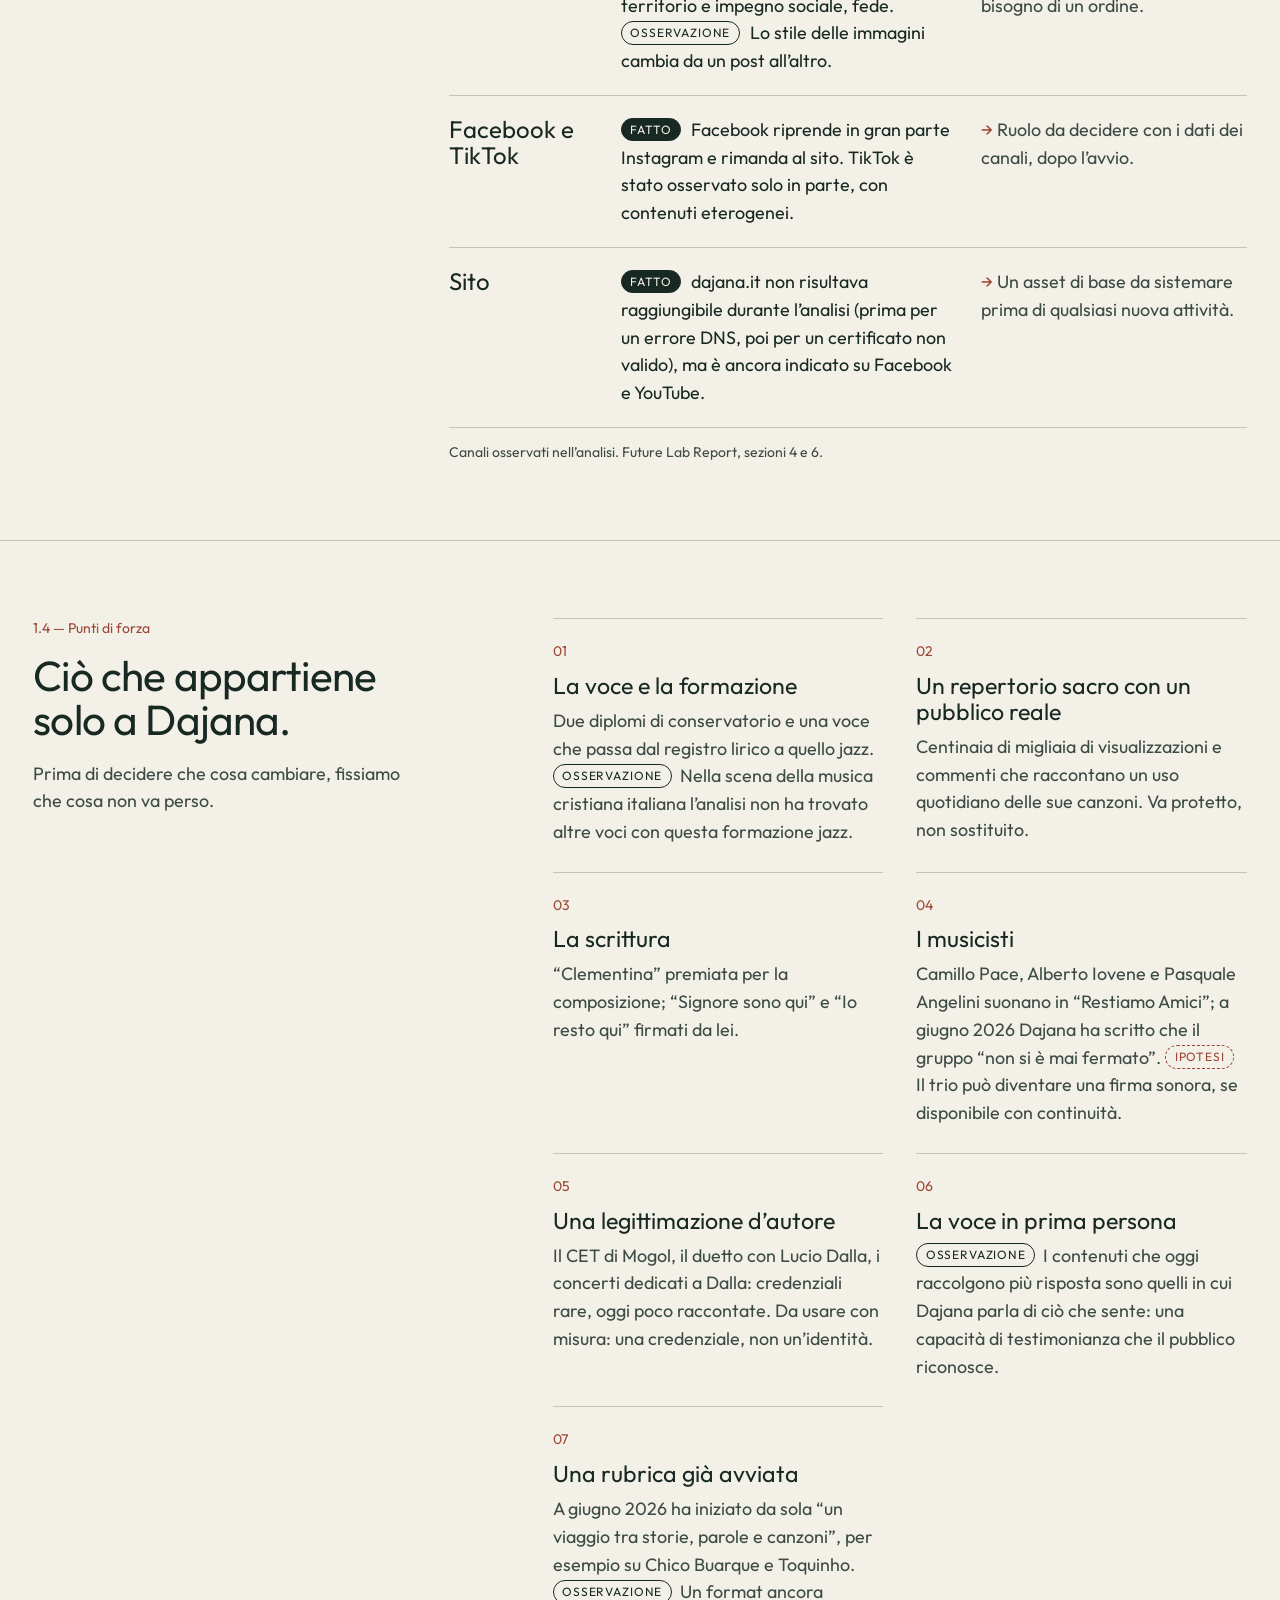
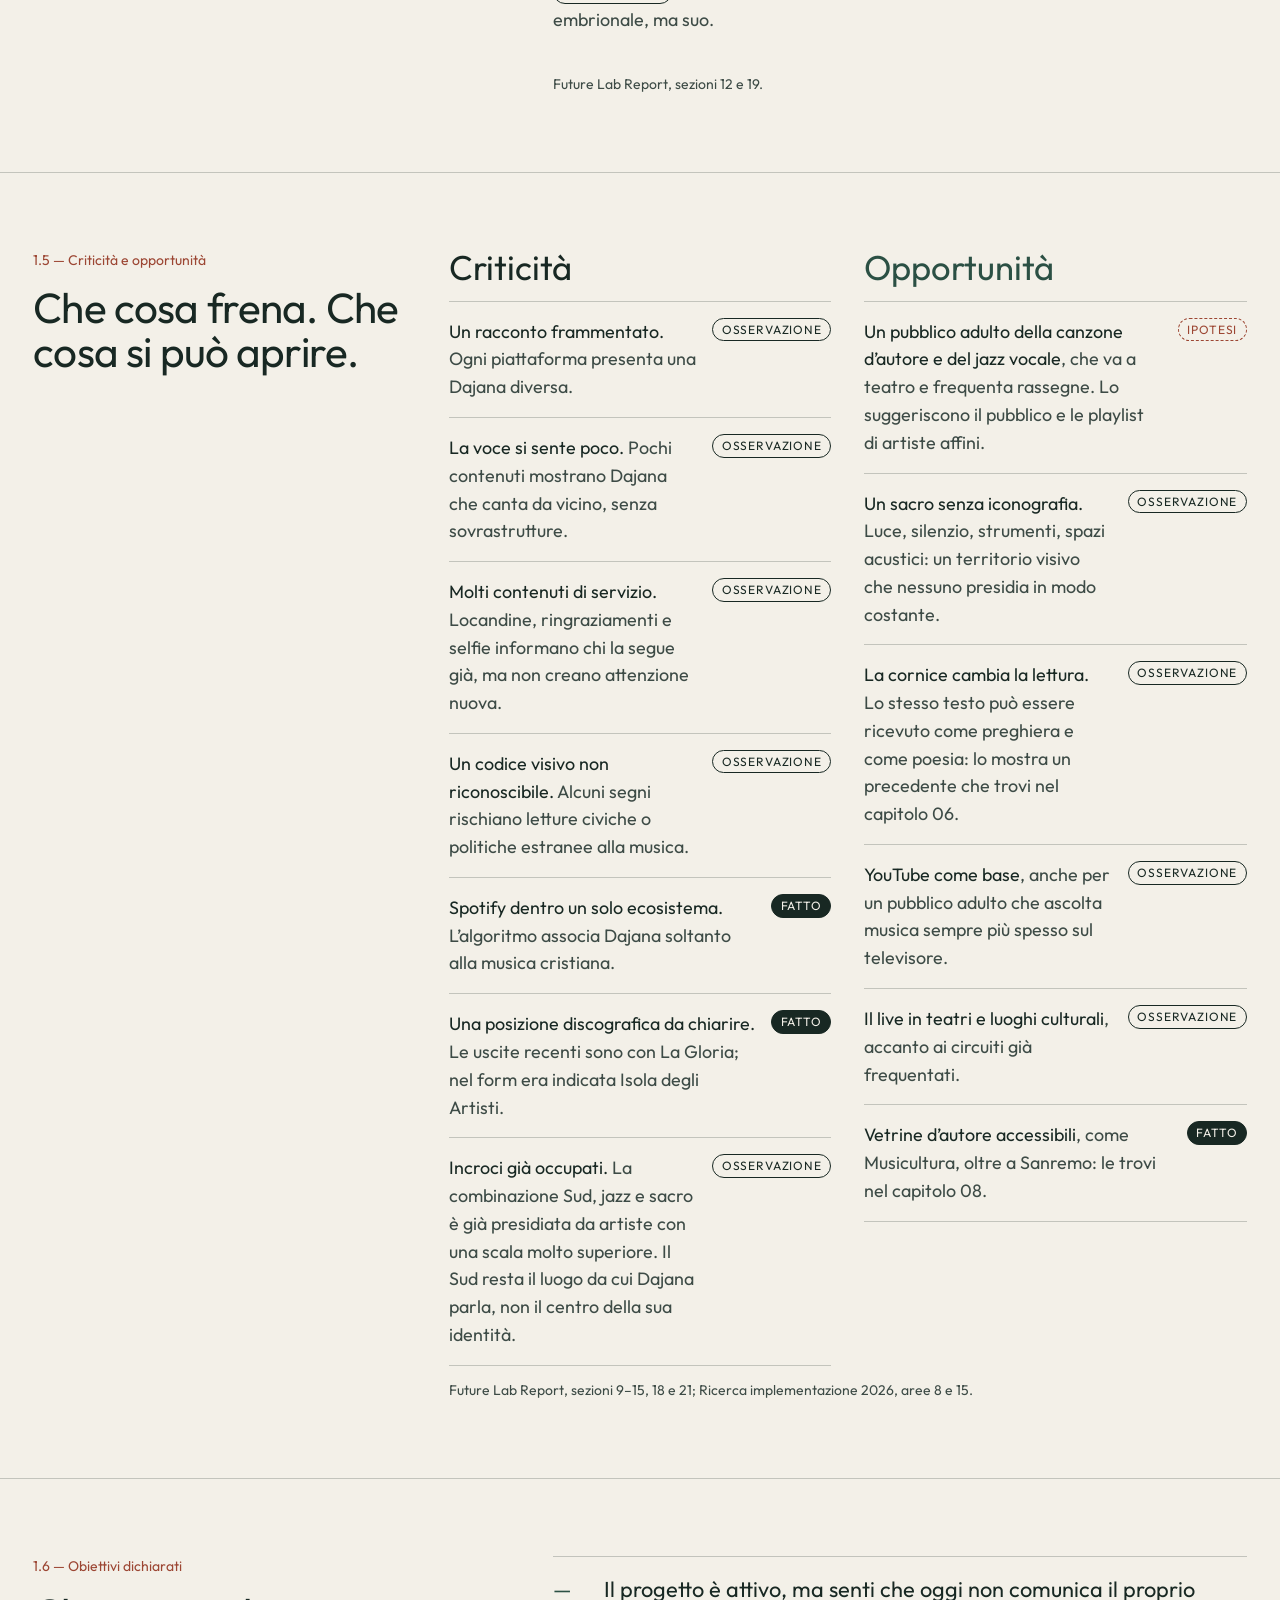
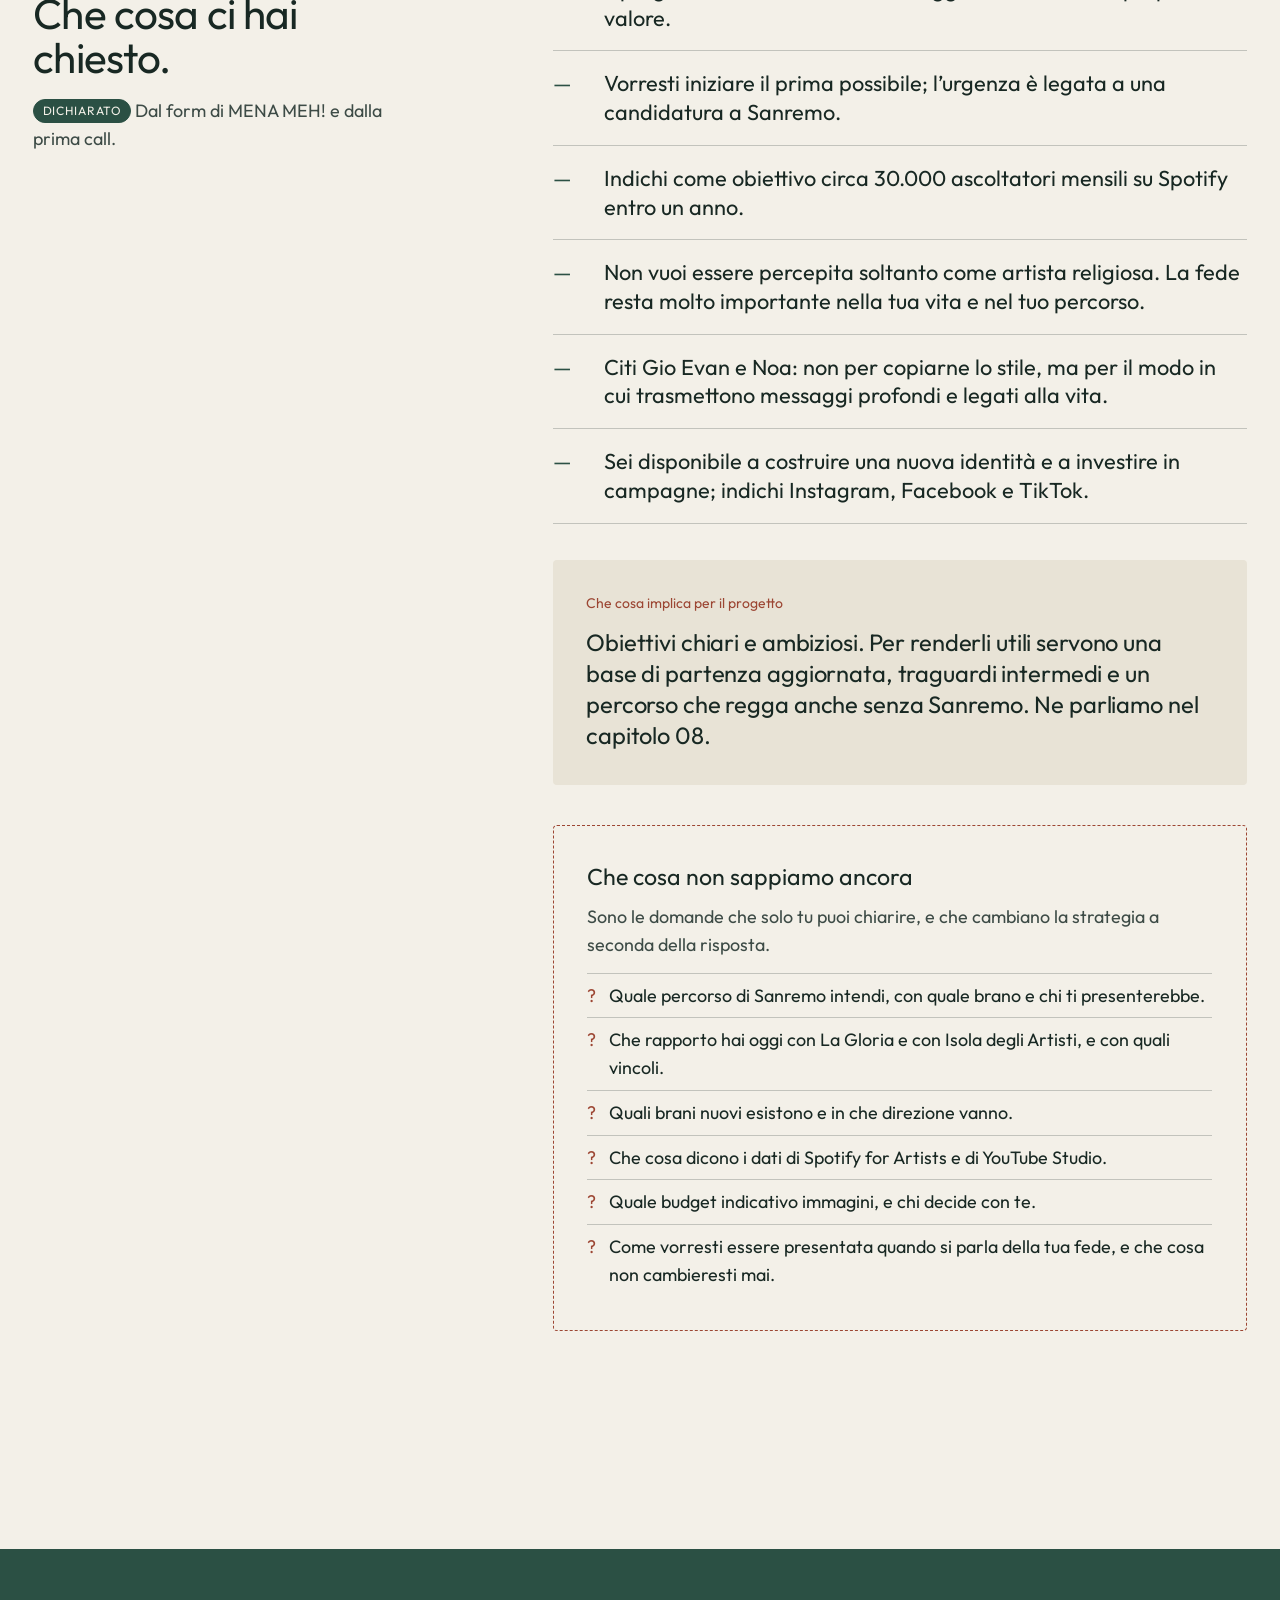
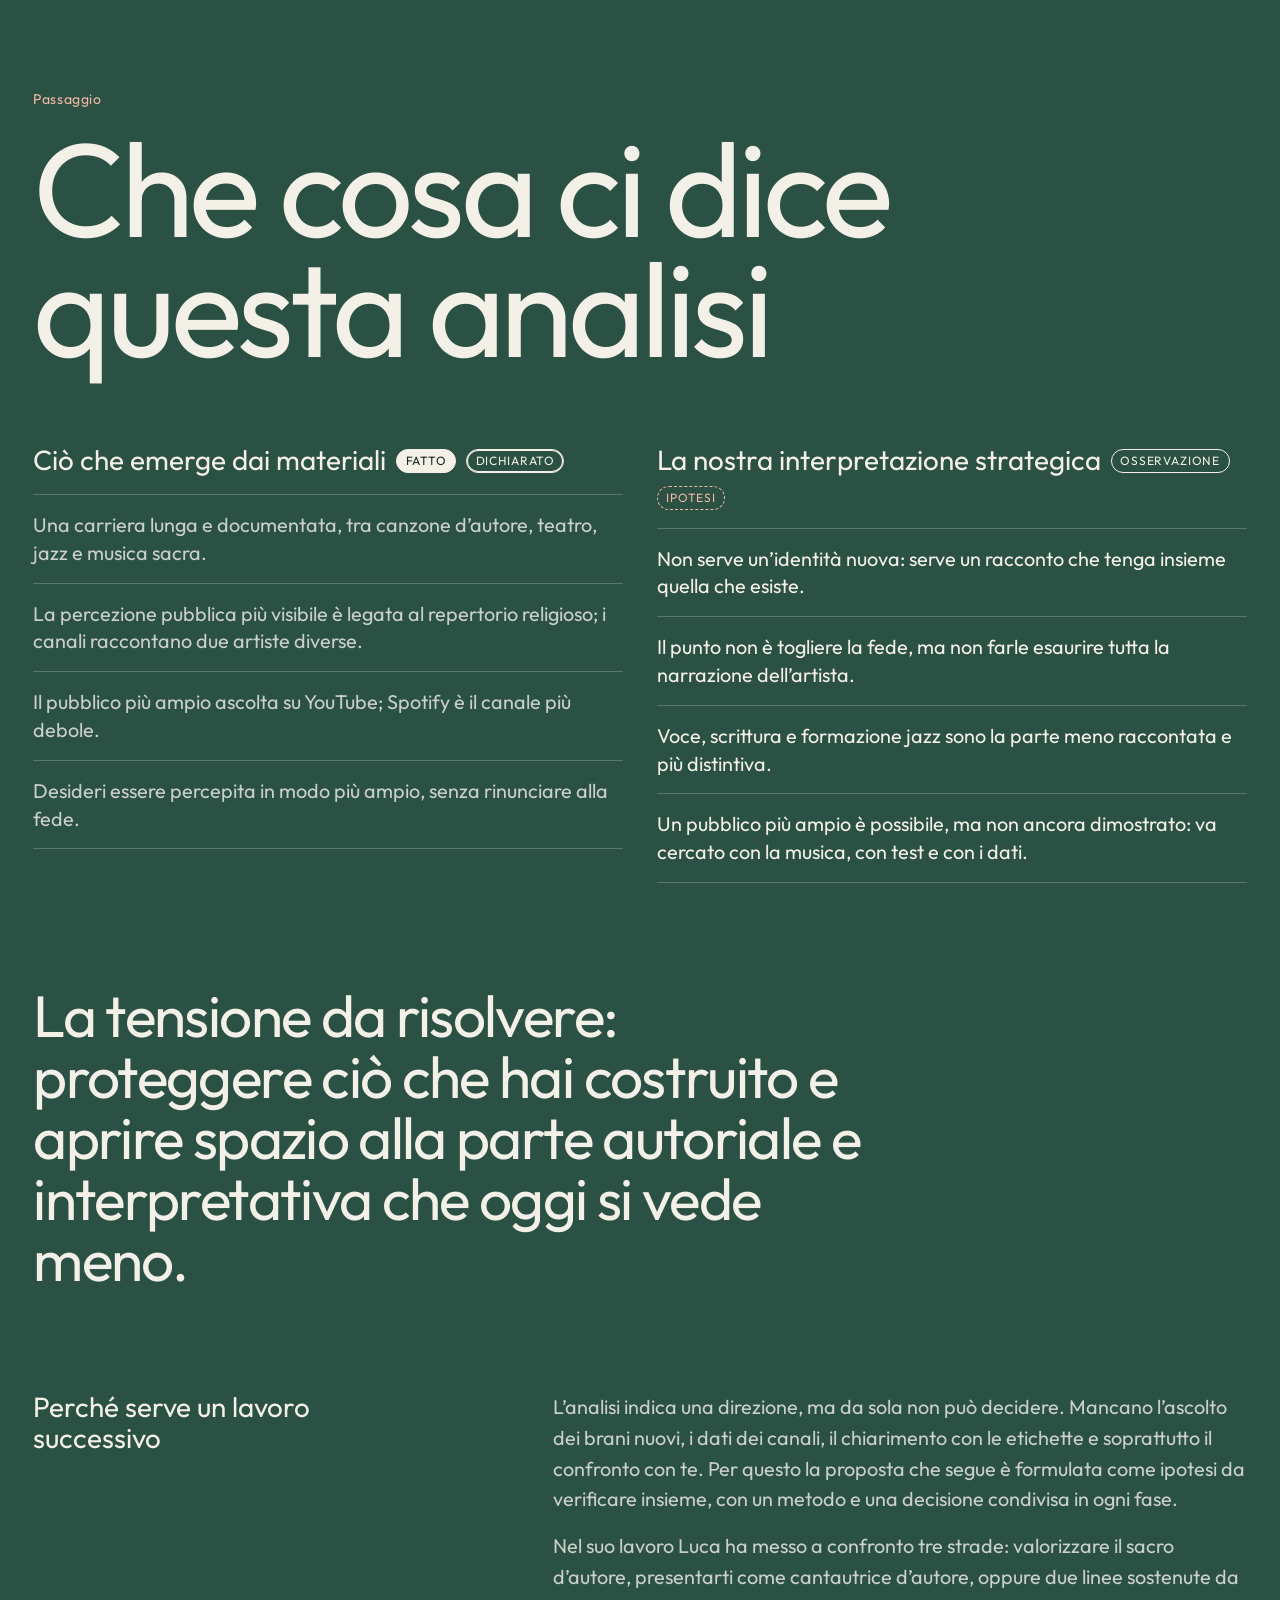
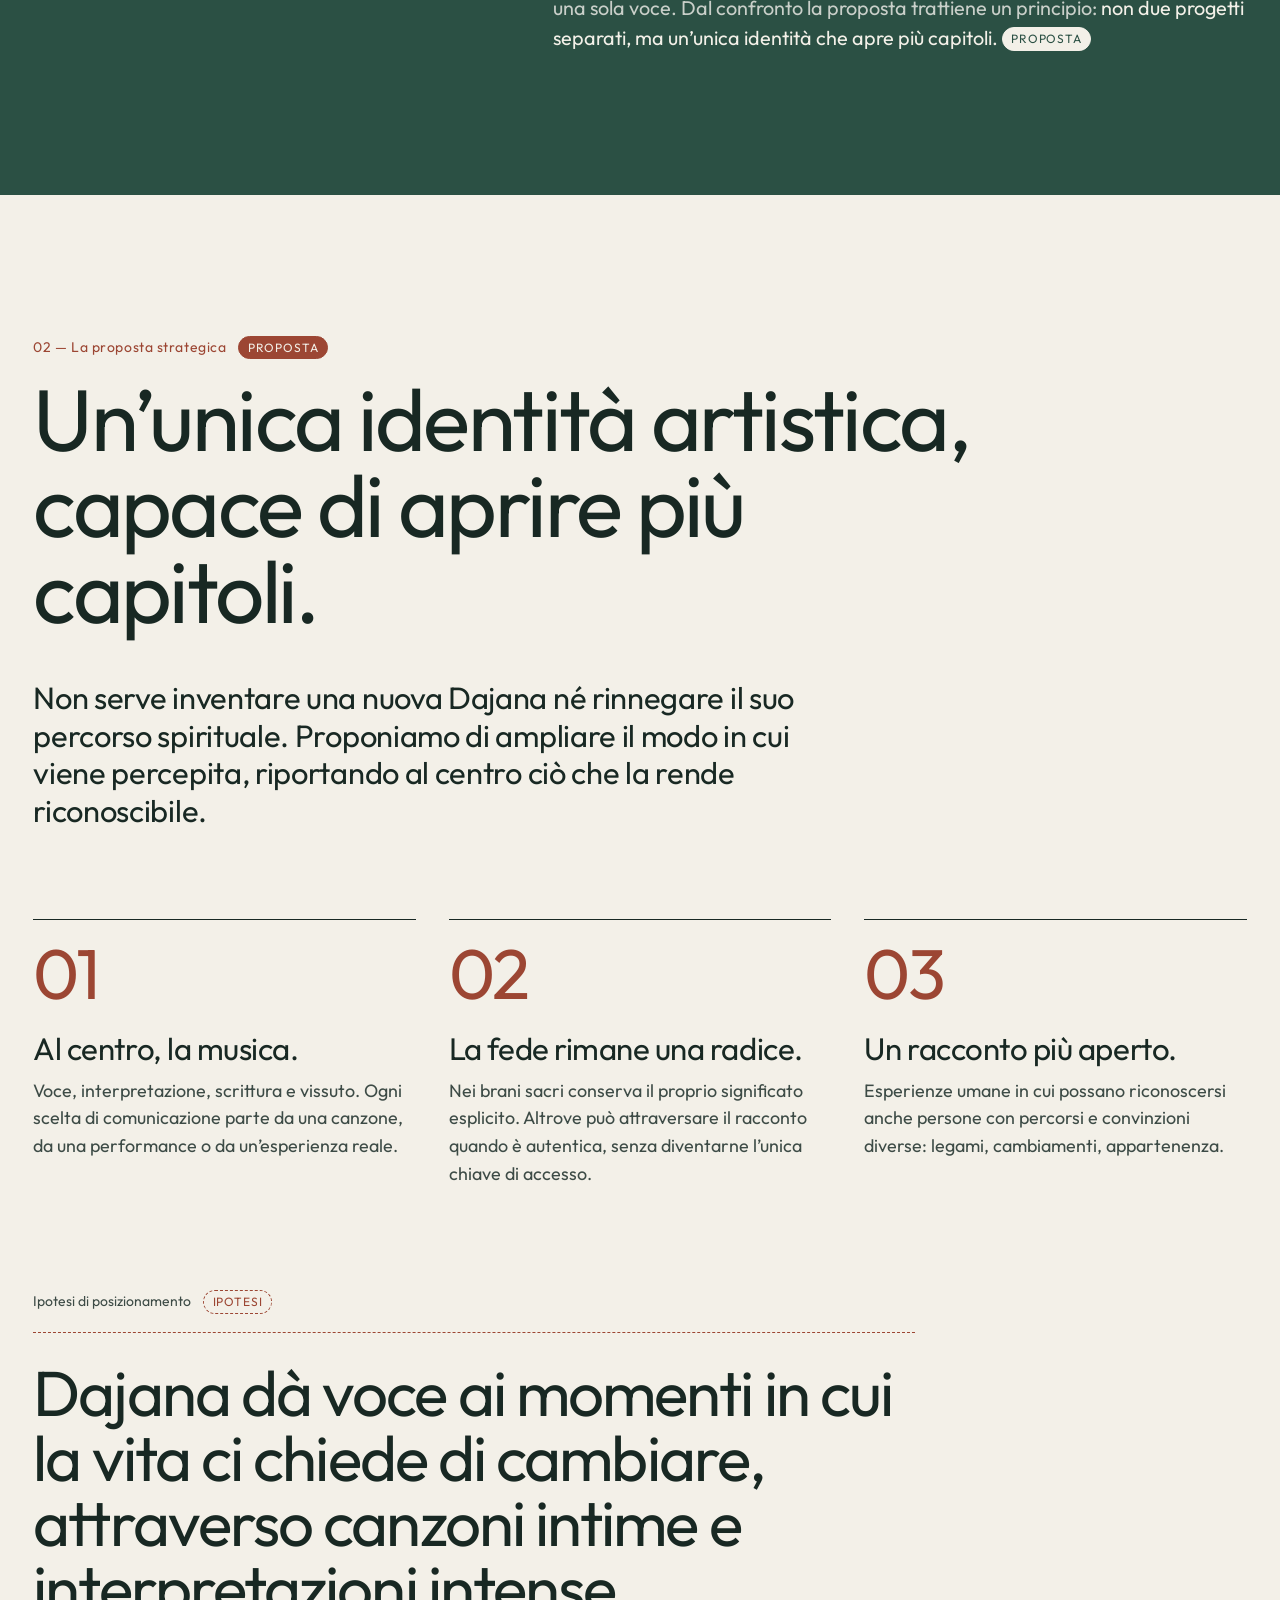
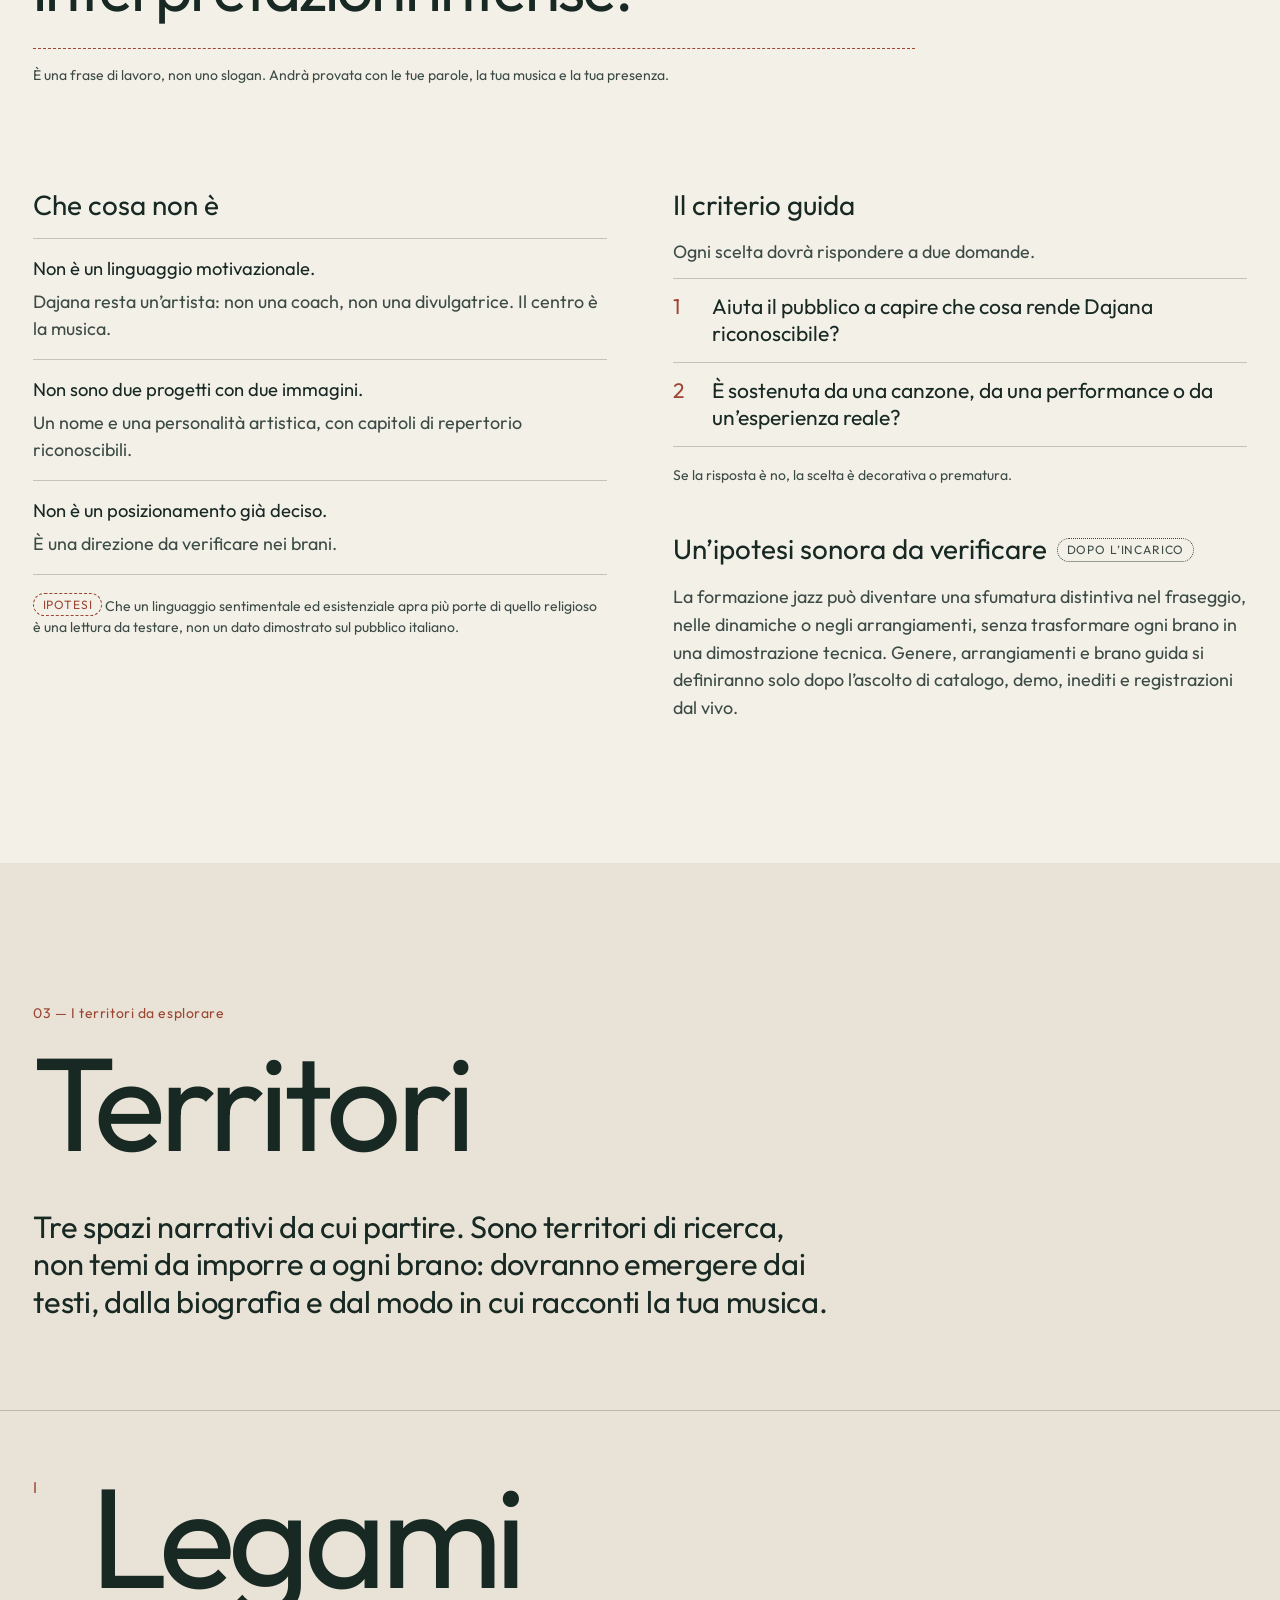
<file: presentazioni/dajana/index.html>
<!doctype html>
<html lang="it">
<head>
<meta charset="UTF-8">
<meta name="viewport" content="width=device-width, initial-scale=1, viewport-fit=cover">
<title>Dajana — Il punto di partenza, la prossima direzione | MENA MEH!</title>
<meta name="description" content="Analisi preliminare e proposta di sviluppo artistico e comunicazione per Dajana D’Ippolito, a cura di MENA MEH!">
<meta name="robots" content="noindex, nofollow">
<meta name="theme-color" content="#182823">
<link rel="icon" href="assets/brand/logo-ink.svg" type="image/svg+xml">

<link rel="preconnect" href="https://fonts.googleapis.com">
<link rel="preconnect" href="https://fonts.gstatic.com" crossorigin>
<link href="https://fonts.googleapis.com/css2?family=Outfit&display=swap" rel="stylesheet">

<link rel="preload" as="image" href="assets/img/dajana/dajana-ritratto-io-resto-qui.webp">
<script>
  (function () {
    var r = document.documentElement;
    r.classList.add('js');
    var reduce = window.matchMedia && window.matchMedia('(prefers-reduced-motion: reduce)').matches;
    if (!reduce) r.classList.add('motion');
  })();
</script>
<link rel="stylesheet" href="styles.css">
</head>
<body>

<a class="skip-link" href="#analisi">Vai all’analisi</a>

<!-- =====================================================================
     NAVIGAZIONE
     ===================================================================== -->
<header class="nav" id="nav" data-theme="dark">
  <a class="nav__brand" href="#apertura" aria-label="Dajana per MENA MEH!, torna all’inizio">Dajana <span>× MENA MEH!</span></a>
  <nav class="nav__links" aria-label="Capitoli">
    <a href="#analisi" data-nav>Analisi</a>
    <a href="#lettura" data-nav>Lettura</a>
    <a href="#proposta" data-nav>Proposta</a>
    <a href="#territori" data-nav>Territori</a>
    <a href="#direzione-visiva" data-nav>Moodboard</a>
    <a href="#materiali" data-nav>Materiali</a>
    <a href="#capitoli" data-nav>Capitoli</a>
    <a href="#percorso" data-nav>Percorso</a>
    <a href="#obiettivi" data-nav>Obiettivi</a>
  </nav>
  <a class="nav__cta" href="#prossimo-passo">Il prossimo passo</a>
  <button class="nav__menu" id="menu-toggle" type="button" aria-expanded="false" aria-controls="menu">Menu</button>
</header>

<div class="menu" id="menu" hidden>
  <nav aria-label="Capitoli (menu)">
    <ol class="menu__list">
      <li><a href="#analisi"><span>01</span>Analisi di Luca</a></li>
      <li><a href="#lettura"><span>—</span>Che cosa ci dice</a></li>
      <li><a href="#proposta"><span>02</span>La proposta</a></li>
      <li><a href="#territori"><span>03</span>Territori</a></li>
      <li><a href="#direzione-visiva"><span>04</span>Direzione visiva</a></li>
      <li><a href="#materiali"><span>05</span>Materiali reali</a></li>
      <li><a href="#capitoli"><span>06</span>Più capitoli</a></li>
      <li><a href="#percorso"><span>07</span>Due percorsi</a></li>
      <li><a href="#obiettivi"><span>08</span>Obiettivi</a></li>
      <li><a href="#prossimo-passo"><span>→</span>Il prossimo passo</a></li>
    </ol>
  </nav>
</div>

<!-- =====================================================================
     APERTURA — Dajana: il punto di partenza
     La foto è un’anteprima verticale di 360×640 px: resta una colonna
     contenuta, non diventa uno sfondo a tutto schermo.
     ===================================================================== -->
<section class="hero" id="apertura" data-theme="dark" aria-labelledby="hero-title">
  <p class="hero__sub">Il punto di partenza.<br>La prossima direzione.</p>
  <p class="hero__by">MENA MEH! per Dajana D’Ippolito<br><span>Documento di lavoro</span></p>

  <figure class="hero__photo">
    <img src="assets/img/dajana/dajana-ritratto-io-resto-qui.webp" width="360" height="640" alt="Dajana di profilo, in giacca chiara, guarda verso l’orizzonte" fetchpriority="high">
    <figcaption>Dajana · frame da “Io resto qui” · @dajanadippolito</figcaption>
  </figure>

  <div class="hero__row">
    <p class="hero__label">Analisi preliminare e proposta di sviluppo artistico e comunicazione</p>
    <a class="hero__cue" href="#analisi">Inizia dall’analisi <span aria-hidden="true">↓</span></a>
  </div>
  <h1 class="hero__title" id="hero-title"><span class="hero__word">DAJANA</span></h1>
</section>

<main id="main" class="content">

<!-- =====================================================================
     CAPITOLO 01 — ANALISI DI LUCA
     Fonte: “Dajana D’Ippolito — Future Lab Report”, Luca Bottoni,
     con “Strategie di implementazione v2” e “Come si
     implementa una strategia musicale nel 2026”.
     ===================================================================== -->
<section class="chapter" id="analisi" data-theme="light" aria-labelledby="analisi-title">
  <header class="chap wrap">
    <p class="chap__num">01 — Analisi di Luca</p>
    <h2 class="chap__title" id="analisi-title">Analisi</h2>
    <div class="chap__intro">
      <p class="chap__lead">Prima di proporre una direzione, abbiamo guardato da dove parte Dajana. Luca Bottoni ha ricostruito percorso, repertorio, canali, pubblico e contesto. Qui trovi ciò che emerge e, per ogni punto rilevante, che cosa implica per il progetto.</p>
      <p class="chap__meta">Fonte principale: <em>Future Lab Report</em>, Luca Bottoni. Integrata dalle ricerche sull’implementazione.</p>
    </div>
  </header>

  <div class="legend wrap reveal" role="note" aria-label="Come leggere i contenuti">
    <p class="legend__title">Come leggere questa presentazione</p>
    <ul class="legend__list">
      <li><span class="tag tag--fatto">Fatto</span> verificato su una fonte</li>
      <li><span class="tag tag--dichiarato">Dichiarato</span> detto da Dajana nel form o nella prima call</li>
      <li><span class="tag tag--osservazione">Osservazione</span> nostra lettura delle evidenze</li>
      <li><span class="tag tag--ipotesi">Ipotesi</span> da verificare</li>
      <li><span class="tag tag--proposta">Proposta</span> la direzione che suggeriamo</li>
      <li><span class="tag tag--dopo">Dopo l’incarico</span> attività che non sono ancora state svolte</li>
    </ul>
    <p class="legend__note">I numeri sono rilevazioni riportate nell’analisi, salvo diversa indicazione. Non sono dati in tempo reale: andranno aggiornati con gli strumenti dei tuoi canali prima di diventare una base di misura.</p>
  </div>

  <nav class="toc wrap reveal" aria-label="Argomenti dell’analisi">
    <a href="#a-percorso"><span>1.1</span>Percorso e identità artistica</a>
    <a href="#a-repertorio"><span>1.2</span>Repertorio e percezione attuale</a>
    <a href="#a-canali"><span>1.3</span>Presenza digitale e canali</a>
    <a href="#a-forza"><span>1.4</span>Punti di forza</a>
    <a href="#a-criticita"><span>1.5</span>Criticità e opportunità</a>
    <a href="#a-obiettivi"><span>1.6</span>Obiettivi dichiarati</a>
  </nav>

  <!-- 1.1 Percorso e identità artistica -->
  <article class="topic wrap" id="a-percorso" aria-labelledby="a-percorso-title">
    <div class="topic__side">
      <p class="topic__num">1.1 — Percorso e identità artistica</p>
      <h3 class="topic__title" id="a-percorso-title">Venticinque anni di musica, più di una lingua.</h3>
      <p class="topic__intro">Formazione, teatro, canzone d’autore, jazz, bossa nova e, dal 2015, musica sacra e liturgica. La biografia ufficiale racconta il 2015 come una svolta; i fatti mostrano anche una continuità.</p>
    </div>
    <div class="topic__main">
      <p class="timeline__note"><span class="tag tag--fatto">Fatto</span> Tutte le tappe sono verificate su fonti pubbliche.</p>
      <ol class="timeline">
        <li class="reveal"><span class="timeline__when">A 16 anni</span><p>Borsa di studio al CET di Mogol.</p></li>
        <li class="reveal"><span class="timeline__when">Gli anni del teatro</span><p>Protagonista del musical <em>Emozioni</em>, per oltre tre anni nei principali teatri italiani.</p></li>
        <li class="reveal"><span class="timeline__when">2009</span><p>Esce <em>Peccato reload</em>, con “Sei come sei” in duetto con Lucio Dalla. Da lui, racconta, ha imparato a “dare senso alle parole”.</p></li>
        <li class="reveal"><span class="timeline__when">2011–2015</span><p>Diplomi al Conservatorio Tito Schipa di Lecce in Musiche tradizionali e in Jazz d’insieme.</p></li>
        <li class="reveal"><span class="timeline__when">2013–2014</span><p>“Desafinado”, poi “Clementina”, scritta e composta da lei, e l’album <em>Un vecchio noir</em>, tra jazz e bossa nova.</p></li>
        <li class="reveal"><span class="timeline__when">2014–2015</span><p>Tra gli otto vincitori di Area Sanremo; Premio Lunezia con una menzione per la composizione di “Clementina”. Concerti al Blue Note di Milano e al The Place di Roma.</p></li>
        <li class="reveal"><span class="timeline__when">2015</span><p>Inizia il percorso di musica sacra e liturgica, che la biografia ufficiale descrive come un cammino di fede che trasforma la sua arte.</p></li>
        <li class="reveal"><span class="timeline__when">2017–2022</span><p>“Ave Maria”, gli album <em>Madre dell’Amore</em> e <em>Madre è</em>; nel 2022 il premio per il miglior testo al Festival di Sanremo della Musica Cristiana con “Padre Nostro”, scritto con Erminio Sinni.</p></li>
        <li class="reveal"><span class="timeline__when">2024</span><p>Diploma in canto jazz a Lecce con la tesi “Dio e il Jazz”, titolo che l’etichetta La Gloria annuncia anche come progetto.</p></li>
        <li class="reveal"><span class="timeline__when">2025</span><p>Canta al Giubileo dei Giovani. Esce “Restiamo Amici”, ballata pop con Camillo Pace, Alberto Iovene e Pasquale Angelini, distribuita fuori dal catalogo di La Gloria.</p></li>
        <li class="reveal"><span class="timeline__when">2026</span><p>“Signore sono qui”, il primo brano cristiano scritto da lei; la serata “Lucio c’è” a Sava; a settembre “Io resto qui”, brano pop sul legame con Taranto e con l’Italia.</p></li>
      </ol>
      <p class="source">Fonti: biografie Geophonìe e Rockit, pagina artista La Gloria, EarOne, post dell’artista. Future Lab Report, sezione 2.</p>
      <aside class="implica reveal">
        <p class="implica__label">Che cosa implica per il progetto <span class="tag tag--osservazione">Osservazione</span></p>
        <p class="implica__text">Il jazz, Dalla, il Brasile e la scrittura non sono mai spariti: sono rimasti in secondo piano. Dajana non deve inventarsi una seconda identità. Ne ha già una, rimasta senza un racconto. Il primo lavoro è di sintesi, prima ancora che di comunicazione.</p>
      </aside>
    </div>
  </article>

  <!-- 1.2 Repertorio e percezione attuale -->
  <article class="topic wrap" id="a-repertorio" aria-labelledby="a-repertorio-title">
    <div class="topic__side">
      <p class="topic__num">1.2 — Repertorio e percezione attuale</p>
      <h3 class="topic__title" id="a-repertorio-title">Due racconti paralleli. Nessun luogo che li tenga insieme.</h3>
      <p class="topic__intro">Su Instagram Dajana si presenta come cantautrice che parla di vita, radici e fede vissuta. Su Spotify, su YouTube e nelle biografie ufficiali appare come artista di musica cristiana e liturgica.</p>
    </div>
    <div class="topic__main">
      <div class="compare reveal">
        <table>
          <caption class="vh">Confronto tra il racconto su Instagram e quello su Spotify, YouTube ed etichetta</caption>
          <thead>
            <tr><th scope="col">Elemento</th><th scope="col">Instagram</th><th scope="col">Spotify, YouTube, etichetta</th><th scope="col">Conseguenza <span class="tag tag--osservazione">Osservazione</span></th></tr>
          </thead>
          <tbody>
            <tr><th scope="row">Bio</th><td data-label="Instagram">“Cantautrice”, senza riferimenti religiosi</td><td data-label="Spotify, YouTube, etichetta">“Dal 2015 musica cristiana e liturgica”</td><td data-label="Conseguenza">Chi passa da un canale all’altro incontra due artiste diverse.</td></tr>
            <tr><th scope="row">Brano in evidenza</th><td data-label="Instagram">“Io resto qui”</td><td data-label="Spotify, YouTube, etichetta">I brani più ascoltati sono religiosi</td><td data-label="Conseguenza">La musica che si ascolta non corrisponde al racconto.</td></tr>
            <tr><th scope="row">Un luogo proprio</th><td data-label="Instagram">—</td><td data-label="Spotify, YouTube, etichetta">Il sito dajana.it non è raggiungibile</td><td data-label="Conseguenza">Il racconto aggiornato è affidato soprattutto a pagine di terzi.</td></tr>
          </tbody>
        </table>
        <p class="source">Rilevazione riportata nell’analisi. Future Lab Report, sezione 4.</p>
      </div>

      <div class="finding reveal">
        <p class="finding__big">Ad oggi la risposta più forte arriva dai contenuti legati alla fede.</p>
        <div class="finding__body">
          <p><span class="tag tag--fatto">Fatto</span> Su 90 contenuti Instagram pubblicati tra luglio 2025 e ottobre 2026, i tre che superano i 15 commenti sono legati alla fede. Non sono canzoni: sono interventi in prima persona su fatti di attualità religiosa. I contenuti su “Io resto qui”, sulla rubrica di canzoni e su Lucio Dalla hanno raccolto risposte molto più contenute.</p>
          <p class="source">Conteggio riportato nell’analisi: un’istantanea, non una statistica.</p>
          <p><span class="tag tag--osservazione">Osservazione</span> Questo non significa che “il pubblico di Dajana è religioso”. Significa che per dieci anni il racconto pubblico è stato costruito quasi solo intorno alla fede, e oggi risponde soprattutto chi l’ha conosciuta così.</p>
          <p><span class="tag tag--ipotesi">Ipotesi</span> Un pubblico diverso potrebbe rispondere a una proposta diversa, se costruita con coerenza. Che quel pubblico esista per Dajana non è ancora dimostrato: è il primo test da fare.</p>
        </div>
      </div>

      <blockquote class="pull reveal">
        <p>Il pubblico attuale usa le sue canzoni come preghiera e come compagnia. Il pubblico potenziale potrebbe ascoltare le stesse canzoni come musica d’autore.</p>
        <footer><span class="tag tag--fatto">Fatto</span> per la prima frase: i commenti al video di “Ave Maria” sono dediche, richieste di protezione, ricordi, anche in altre lingue. <span class="tag tag--ipotesi">Ipotesi</span> per la seconda.</footer>
      </blockquote>

      <aside class="implica reveal">
        <p class="implica__label">Che cosa implica per il progetto</p>
        <p class="implica__text">La direzione non deve togliere qualcosa a chi oggi ascolta Dajana. Deve cambiare la cornice con cui la sua voce viene incontrata da chi ancora non la conosce.</p>
      </aside>
    </div>
  </article>

  <!-- 1.3 Presenza digitale e canali -->
  <article class="topic topic--wide wrap" id="a-canali" aria-labelledby="a-canali-title">
    <div class="topic__side">
      <p class="topic__num">1.3 — Presenza digitale e canali</p>
      <h3 class="topic__title" id="a-canali-title">Il pubblico c’è. Ma non dove oggi si misura l’obiettivo.</h3>
    </div>
    <div class="topic__main">
      <ul class="stats">
        <li class="stat reveal"><span class="stat__num">512.000</span><span class="stat__label">visualizzazioni di “Ave Maria” su YouTube, pubblicato circa otto anni fa</span><span class="stat__src">YouTube, canale DAJANACHANNEL · rilevazione riportata nell’analisi</span></li>
        <li class="stat reveal"><span class="stat__num">~1,1 mln</span><span class="stat__label">visualizzazioni complessive dei quattro video religiosi più visti</span><span class="stat__src">YouTube · somma calcolata nell’analisi</span></li>
        <li class="stat reveal"><span class="stat__num">~35.000</span><span class="stat__label">visualizzazioni di “Io resto qui” su YouTube nel primo mese; non sappiamo se organiche o sponsorizzate</span><span class="stat__src">YouTube · rilevazione riportata nell’analisi</span></li>
        <li class="stat reveal"><span class="stat__num">243</span><span class="stat__label">ascoltatori mensili su Spotify</span><span class="stat__src">Spotify, profilo artista · rilevazione riportata nell’analisi</span></li>
      </ul>
      <p class="note">Visualizzazioni cumulative e ascoltatori mensili non sono numeri confrontabili: li accostiamo per mostrare dove vive oggi l’ascolto, non per sommarli.</p>

      <div class="channels">
        <div class="channels__head" aria-hidden="true"><span>Canale</span><span>Che cosa emerge</span><span>Che cosa implica</span></div>
        <div class="channel reveal">
          <h4>YouTube</h4>
          <p><span class="tag tag--fatto">Fatto</span> Il canale con i numeri più alti. È organizzato come un archivio: nessuna playlist separa i repertori e la descrizione rimanda ancora a dajana.it.</p>
          <p class="channel__impl">È il punto di partenza reale dell’ascolto, non un canale secondario.</p>
        </div>
        <div class="channel reveal">
          <h4>Spotify</h4>
          <p><span class="tag tag--fatto">Fatto</span> Gli artisti simili e le playlist in cui Dajana viene scoperta sono solo di musica cristiana. “Io resto qui” è il settimo brano più ascoltato; “Restiamo Amici” non compare nel profilo.</p>
          <p class="channel__impl"><span class="tag tag--ipotesi">Ipotesi</span> Un brano non religioso pubblicato senza un progetto rischia di essere proposto a chi non lo cerca.</p>
        </div>
        <div class="channel reveal">
          <h4>Instagram</h4>
          <p><span class="tag tag--fatto">Fatto</span> Bio da cantautrice; contenuti misti tra musica e live, vita personale, territorio e impegno sociale, fede. <span class="tag tag--osservazione">Osservazione</span> Lo stile delle immagini cambia da un post all’altro.</p>
          <p class="channel__impl">È il luogo dove le due anime si vedono già insieme: hanno bisogno di un ordine.</p>
        </div>
        <div class="channel reveal">
          <h4>Facebook e TikTok</h4>
          <p><span class="tag tag--fatto">Fatto</span> Facebook riprende in gran parte Instagram e rimanda al sito. TikTok è stato osservato solo in parte, con contenuti eterogenei.</p>
          <p class="channel__impl">Ruolo da decidere con i dati dei canali, dopo l’avvio.</p>
        </div>
        <div class="channel reveal">
          <h4>Sito</h4>
          <p><span class="tag tag--fatto">Fatto</span> dajana.it non risultava raggiungibile durante l’analisi (prima per un errore DNS, poi per un certificato non valido), ma è ancora indicato su Facebook e YouTube.</p>
          <p class="channel__impl">Un asset di base da sistemare prima di qualsiasi nuova attività.</p>
        </div>
      </div>
      <p class="source">Canali osservati nell’analisi. Future Lab Report, sezioni 4 e 6.</p>
    </div>
  </article>

  <!-- 1.4 Punti di forza -->
  <article class="topic wrap" id="a-forza" aria-labelledby="a-forza-title">
    <div class="topic__side">
      <p class="topic__num">1.4 — Punti di forza</p>
      <h3 class="topic__title" id="a-forza-title">Ciò che appartiene solo a Dajana.</h3>
      <p class="topic__intro">Prima di decidere che cosa cambiare, fissiamo che cosa non va perso.</p>
    </div>
    <div class="topic__main">
      <ol class="assets">
        <li class="reveal"><h4>La voce e la formazione</h4><p>Due diplomi di conservatorio e una voce che passa dal registro lirico a quello jazz. <span class="tag tag--osservazione">Osservazione</span> Nella scena della musica cristiana italiana l’analisi non ha trovato altre voci con questa formazione jazz.</p></li>
        <li class="reveal"><h4>Un repertorio sacro con un pubblico reale</h4><p>Centinaia di migliaia di visualizzazioni e commenti che raccontano un uso quotidiano delle sue canzoni. Va protetto, non sostituito.</p></li>
        <li class="reveal"><h4>La scrittura</h4><p>“Clementina” premiata per la composizione; “Signore sono qui” e “Io resto qui” firmati da lei.</p></li>
        <li class="reveal"><h4>I musicisti</h4><p>Camillo Pace, Alberto Iovene e Pasquale Angelini suonano in “Restiamo Amici”; a giugno 2026 Dajana ha scritto che il gruppo “non si è mai fermato”. <span class="tag tag--ipotesi">Ipotesi</span> Il trio può diventare una firma sonora, se disponibile con continuità.</p></li>
        <li class="reveal"><h4>Una legittimazione d’autore</h4><p>Il CET di Mogol, il duetto con Lucio Dalla, i concerti dedicati a Dalla: credenziali rare, oggi poco raccontate. Da usare con misura: una credenziale, non un’identità.</p></li>
        <li class="reveal"><h4>La voce in prima persona</h4><p><span class="tag tag--osservazione">Osservazione</span> I contenuti che oggi raccolgono più risposta sono quelli in cui Dajana parla di ciò che sente: una capacità di testimonianza che il pubblico riconosce.</p></li>
        <li class="reveal"><h4>Una rubrica già avviata</h4><p>A giugno 2026 ha iniziato da sola “un viaggio tra storie, parole e canzoni”, per esempio su Chico Buarque e Toquinho. <span class="tag tag--osservazione">Osservazione</span> Un format ancora embrionale, ma suo.</p></li>
      </ol>
      <p class="source">Future Lab Report, sezioni 12 e 19.</p>
    </div>
  </article>

  <!-- 1.5 Criticità e opportunità -->
  <article class="topic topic--wide wrap" id="a-criticita" aria-labelledby="a-criticita-title">
    <div class="topic__side">
      <p class="topic__num">1.5 — Criticità e opportunità</p>
      <h3 class="topic__title" id="a-criticita-title">Che cosa frena. Che cosa si può aprire.</h3>
    </div>
    <div class="topic__main">
      <div class="duo">
        <div class="duo__col">
          <h4 class="duo__head">Criticità</h4>
          <ul class="points">
            <li class="reveal"><p><strong>Un racconto frammentato.</strong> Ogni piattaforma presenta una Dajana diversa.</p><span class="tag tag--osservazione">Osservazione</span></li>
            <li class="reveal"><p><strong>La voce si sente poco.</strong> Pochi contenuti mostrano Dajana che canta da vicino, senza sovrastrutture.</p><span class="tag tag--osservazione">Osservazione</span></li>
            <li class="reveal"><p><strong>Molti contenuti di servizio.</strong> Locandine, ringraziamenti e selfie informano chi la segue già, ma non creano attenzione nuova.</p><span class="tag tag--osservazione">Osservazione</span></li>
            <li class="reveal"><p><strong>Un codice visivo non riconoscibile.</strong> Alcuni segni rischiano letture civiche o politiche estranee alla musica.</p><span class="tag tag--osservazione">Osservazione</span></li>
            <li class="reveal"><p><strong>Spotify dentro un solo ecosistema.</strong> L’algoritmo associa Dajana soltanto alla musica cristiana.</p><span class="tag tag--fatto">Fatto</span></li>
            <li class="reveal"><p><strong>Una posizione discografica da chiarire.</strong> Le uscite recenti sono con La Gloria; nel form era indicata Isola degli Artisti.</p><span class="tag tag--fatto">Fatto</span></li>
            <li class="reveal"><p><strong>Incroci già occupati.</strong> La combinazione Sud, jazz e sacro è già presidiata da artiste con una scala molto superiore. Il Sud resta il luogo da cui Dajana parla, non il centro della sua identità.</p><span class="tag tag--osservazione">Osservazione</span></li>
          </ul>
        </div>
        <div class="duo__col">
          <h4 class="duo__head">Opportunità</h4>
          <ul class="points">
            <li class="reveal"><p><strong>Un pubblico adulto della canzone d’autore e del jazz vocale</strong>, che va a teatro e frequenta rassegne. Lo suggeriscono il pubblico e le playlist di artiste affini.</p><span class="tag tag--ipotesi">Ipotesi</span></li>
            <li class="reveal"><p><strong>Un sacro senza iconografia.</strong> Luce, silenzio, strumenti, spazi acustici: un territorio visivo che nessuno presidia in modo costante.</p><span class="tag tag--osservazione">Osservazione</span></li>
            <li class="reveal"><p><strong>La cornice cambia la lettura.</strong> Lo stesso testo può essere ricevuto come preghiera e come poesia: lo mostra un precedente che trovi nel capitolo 06.</p><span class="tag tag--osservazione">Osservazione</span></li>
            <li class="reveal"><p><strong>YouTube come base</strong>, anche per un pubblico adulto che ascolta musica sempre più spesso sul televisore.</p><span class="tag tag--osservazione">Osservazione</span></li>
            <li class="reveal"><p><strong>Il live in teatri e luoghi culturali</strong>, accanto ai circuiti già frequentati.</p><span class="tag tag--osservazione">Osservazione</span></li>
            <li class="reveal"><p><strong>Vetrine d’autore accessibili</strong>, come Musicultura, oltre a Sanremo: le trovi nel capitolo 08.</p><span class="tag tag--fatto">Fatto</span></li>
          </ul>
        </div>
      </div>
      <p class="source">Future Lab Report, sezioni 9–15, 18 e 21; Ricerca implementazione 2026, aree 8 e 15.</p>
    </div>
  </article>

  <!-- 1.6 Obiettivi dichiarati -->
  <article class="topic wrap" id="a-obiettivi" aria-labelledby="a-obiettivi-title">
    <div class="topic__side">
      <p class="topic__num">1.6 — Obiettivi dichiarati</p>
      <h3 class="topic__title" id="a-obiettivi-title">Che cosa ci hai chiesto.</h3>
      <p class="topic__intro"><span class="tag tag--dichiarato">Dichiarato</span> Dal form di MENA MEH! e dalla prima call.</p>
    </div>
    <div class="topic__main">
      <ul class="said">
        <li class="reveal">Il progetto è attivo, ma senti che oggi non comunica il proprio valore.</li>
        <li class="reveal">Vorresti iniziare il prima possibile; l’urgenza è legata a una candidatura a Sanremo.</li>
        <li class="reveal">Indichi come obiettivo circa 30.000 ascoltatori mensili su Spotify entro un anno.</li>
        <li class="reveal">Non vuoi essere percepita soltanto come artista religiosa. La fede resta molto importante nella tua vita e nel tuo percorso.</li>
        <li class="reveal">Citi Gio Evan e Noa: non per copiarne lo stile, ma per il modo in cui trasmettono messaggi profondi e legati alla vita.</li>
        <li class="reveal">Sei disponibile a costruire una nuova identità e a investire in campagne; indichi Instagram, Facebook e TikTok.</li>
      </ul>
      <aside class="implica reveal">
        <p class="implica__label">Che cosa implica per il progetto</p>
        <p class="implica__text">Obiettivi chiari e ambiziosi. Per renderli utili servono una base di partenza aggiornata, traguardi intermedi e un percorso che regga anche senza Sanremo. Ne parliamo nel capitolo 08.</p>
      </aside>
      <div class="unknown reveal">
        <h4>Che cosa non sappiamo ancora</h4>
        <p>Sono le domande che solo tu puoi chiarire, e che cambiano la strategia a seconda della risposta.</p>
        <ul>
          <li>Quale percorso di Sanremo intendi, con quale brano e chi ti presenterebbe.</li>
          <li>Che rapporto hai oggi con La Gloria e con Isola degli Artisti, e con quali vincoli.</li>
          <li>Quali brani nuovi esistono e in che direzione vanno.</li>
          <li>Che cosa dicono i dati di Spotify for Artists e di YouTube Studio.</li>
          <li>Quale budget indicativo immagini, e chi decide con te.</li>
          <li>Come vorresti essere presentata quando si parla della tua fede, e che cosa non cambieresti mai.</li>
        </ul>
      </div>
    </div>
  </article>
</section>

<!-- =====================================================================
     PASSAGGIO — Che cosa ci dice questa analisi
     ===================================================================== -->
<section class="bridge" id="lettura" data-theme="dark" aria-labelledby="lettura-title">
  <div class="wrap">
    <p class="chap__num">Passaggio</p>
    <h2 class="bridge__title" id="lettura-title">Che cosa ci dice questa analisi</h2>

    <div class="bridge__cols">
      <div class="bridge__col reveal">
        <h3>Ciò che emerge dai materiali <span class="tag tag--fatto">Fatto</span> <span class="tag tag--dichiarato">Dichiarato</span></h3>
        <ul>
          <li>Una carriera lunga e documentata, tra canzone d’autore, teatro, jazz e musica sacra.</li>
          <li>La percezione pubblica più visibile è legata al repertorio religioso; i canali raccontano due artiste diverse.</li>
          <li>Il pubblico più ampio ascolta su YouTube; Spotify è il canale più debole.</li>
          <li>Desideri essere percepita in modo più ampio, senza rinunciare alla fede.</li>
        </ul>
      </div>
      <div class="bridge__col reveal">
        <h3>La nostra interpretazione strategica <span class="tag tag--osservazione">Osservazione</span> <span class="tag tag--ipotesi">Ipotesi</span></h3>
        <ul>
          <li>Non serve un’identità nuova: serve un racconto che tenga insieme quella che esiste.</li>
          <li>Il punto non è togliere la fede, ma non farle esaurire tutta la narrazione dell’artista.</li>
          <li>Voce, scrittura e formazione jazz sono la parte meno raccontata e più distintiva.</li>
          <li>Un pubblico più ampio è possibile, ma non ancora dimostrato: va cercato con la musica, con test e con i dati.</li>
        </ul>
      </div>
    </div>

    <p class="bridge__statement reveal">La tensione da risolvere: proteggere ciò che hai costruito e aprire spazio alla parte autoriale e interpretativa che oggi si vede meno.</p>

    <div class="bridge__why reveal">
      <h3>Perché serve un lavoro successivo</h3>
      <p>L’analisi indica una direzione, ma da sola non può decidere. Mancano l’ascolto dei brani nuovi, i dati dei canali, il chiarimento con le etichette e soprattutto il confronto con te. Per questo la proposta che segue è formulata come ipotesi da verificare insieme, con un metodo e una decisione condivisa in ogni fase.</p>
      <p>Nel suo lavoro Luca ha messo a confronto tre strade: valorizzare il sacro d’autore, presentarti come cantautrice d’autore, oppure due linee sostenute da una sola voce. Dal confronto la proposta trattiene un principio: <strong>non due progetti separati, ma un’unica identità che apre più capitoli.</strong> <span class="tag tag--proposta">Proposta</span></p>
    </div>
  </div>
</section>

<!-- =====================================================================
     CAPITOLO 02 — LA PROPOSTA STRATEGICA
     ===================================================================== -->
<section class="chapter" id="proposta" data-theme="light" aria-labelledby="proposta-title">
  <header class="chap wrap">
    <p class="chap__num">02 — La proposta strategica <span class="tag tag--proposta">Proposta</span></p>
    <h2 class="chap__title chap__title--statement" id="proposta-title">Un’unica identità artistica, capace di aprire più capitoli.</h2>
    <div class="chap__intro">
      <p class="chap__lead">Non serve inventare una nuova Dajana né rinnegare il suo percorso spirituale. Proponiamo di ampliare il modo in cui viene percepita, riportando al centro ciò che la rende riconoscibile.</p>
    </div>
  </header>

  <ol class="principles wrap">
    <li class="reveal"><span class="principles__n">01</span><h3>Al centro, la musica.</h3><p>Voce, interpretazione, scrittura e vissuto. Ogni scelta di comunicazione parte da una canzone, da una performance o da un’esperienza reale.</p></li>
    <li class="reveal"><span class="principles__n">02</span><h3>La fede rimane una radice.</h3><p>Nei brani sacri conserva il proprio significato esplicito. Altrove può attraversare il racconto quando è autentica, senza diventarne l’unica chiave di accesso.</p></li>
    <li class="reveal"><span class="principles__n">03</span><h3>Un racconto più aperto.</h3><p>Esperienze umane in cui possano riconoscersi anche persone con percorsi e convinzioni diverse: legami, cambiamenti, appartenenza.</p></li>
  </ol>

  <div class="position wrap reveal">
    <p class="position__label">Ipotesi di posizionamento <span class="tag tag--ipotesi">Ipotesi</span></p>
    <p class="position__text">Dajana dà voce ai momenti in cui la vita ci chiede di cambiare, attraverso canzoni intime e interpretazioni intense.</p>
    <p class="position__note">È una frase di lavoro, non uno slogan. Andrà provata con le tue parole, la tua musica e la tua presenza.</p>
  </div>

  <div class="wrap split">
    <div class="split__col reveal">
      <h3 class="split__head">Che cosa non è</h3>
      <ul class="nots">
        <li><strong>Non è un linguaggio motivazionale.</strong> Dajana resta un’artista: non una coach, non una divulgatrice. Il centro è la musica.</li>
        <li><strong>Non sono due progetti con due immagini.</strong> Un nome e una personalità artistica, con capitoli di repertorio riconoscibili.</li>
        <li><strong>Non è un posizionamento già deciso.</strong> È una direzione da verificare nei brani.</li>
      </ul>
      <p class="note"><span class="tag tag--ipotesi">Ipotesi</span> Che un linguaggio sentimentale ed esistenziale apra più porte di quello religioso è una lettura da testare, non un dato dimostrato sul pubblico italiano.</p>
    </div>
    <div class="split__col reveal">
      <h3 class="split__head">Il criterio guida</h3>
      <p>Ogni scelta dovrà rispondere a due domande.</p>
      <ol class="questions">
        <li>Aiuta il pubblico a capire che cosa rende Dajana riconoscibile?</li>
        <li>È sostenuta da una canzone, da una performance o da un’esperienza reale?</li>
      </ol>
      <p class="note">Se la risposta è no, la scelta è decorativa o prematura.</p>
      <h3 class="split__head split__head--gap">Un’ipotesi sonora da verificare <span class="tag tag--dopo">Dopo l’incarico</span></h3>
      <p>La formazione jazz può diventare una sfumatura distintiva nel fraseggio, nelle dinamiche o negli arrangiamenti, senza trasformare ogni brano in una dimostrazione tecnica. Genere, arrangiamenti e brano guida si definiranno solo dopo l’ascolto di catalogo, demo, inediti e registrazioni dal vivo.</p>
    </div>
  </div>
</section>

<!-- =====================================================================
     CAPITOLO 03 — I TERRITORI DA ESPLORARE
     ===================================================================== -->
<section class="chapter chapter--tint" id="territori" data-theme="light" aria-labelledby="territori-title">
  <header class="chap wrap">
    <p class="chap__num">03 — I territori da esplorare</p>
    <h2 class="chap__title" id="territori-title">Territori</h2>
    <div class="chap__intro">
      <p class="chap__lead">Tre spazi narrativi da cui partire. Sono territori di ricerca, non temi da imporre a ogni brano: dovranno emergere dai testi, dalla biografia e dal modo in cui racconti la tua musica.</p>
    </div>
  </header>

  <article class="terr wrap" aria-labelledby="t-legami">
    <h3 class="terr__word reveal" id="t-legami"><span class="terr__n">I</span>Legami</h3>
    <div class="terr__cols">
      <div class="reveal"><p class="terr__label">Che cosa significa <span class="tag tag--proposta">Proposta</span></p><p>Amore, vicinanza, separazione, gratitudine: le relazioni che cambiano chi siamo.</p></div>
      <div class="reveal"><p class="terr__label">Che cosa abbiamo già <span class="tag tag--fatto">Fatto</span></p><p>Una traccia di repertorio: “Restiamo Amici” (2025), ballata pop sulla fine di un amore. In questa fase non abbiamo raccolto racconti personali, e non ne attribuiamo.</p></div>
      <div class="reveal"><p class="terr__label">Che cosa va verificato <span class="tag tag--dopo">Dopo l’incarico</span></p><p>Quali canzoni, edite o nuove, abitano questo territorio, e quali storie senti di poter condividere.</p></div>
    </div>
  </article>

  <article class="terr wrap" aria-labelledby="t-cambiamento">
    <h3 class="terr__word reveal" id="t-cambiamento"><span class="terr__n">II</span>Cambiamento</h3>
    <div class="terr__cols">
      <div class="reveal"><p class="terr__label">Che cosa significa <span class="tag tag--proposta">Proposta</span></p><p>Scelte, ripartenze, dubbi, possibilità: i passaggi in cui la vita chiede di cambiare. È il territorio più vicino all’ipotesi di posizionamento.</p></div>
      <div class="reveal"><p class="terr__label">Che cosa abbiamo già <span class="tag tag--fatto">Fatto</span></p><p>Il percorso pubblico contiene passaggi documentati, come l’inizio del repertorio sacro nel 2015. Non sappiamo ancora quali cambiamenti vorresti raccontare, né con quali brani.</p></div>
      <div class="reveal"><p class="terr__label">Che cosa va verificato <span class="tag tag--dopo">Dopo l’incarico</span></p><p>Se la frase di posizionamento regge su testi reali, e quali episodi appartengono davvero alla tua voce.</p></div>
    </div>
  </article>

  <article class="terr terr--media wrap" aria-labelledby="t-appartenenza">
    <h3 class="terr__word reveal" id="t-appartenenza"><span class="terr__n">III</span>Appartenenza</h3>
    <div class="terr__cols">
      <div class="reveal"><p class="terr__label">Che cosa significa <span class="tag tag--proposta">Proposta</span></p><p>Casa, memoria, radici e rapporto con sé.</p></div>
      <div class="reveal"><p class="terr__label">Che cosa abbiamo già <span class="tag tag--fatto">Fatto</span></p><p>Una traccia pubblica: “Io resto qui” (settembre 2026). Nella didascalia del reel sei tu a collegare casa e appartenenza a Taranto e all’Italia.</p></div>
      <div class="reveal"><p class="terr__label">Che cosa va verificato <span class="tag tag--dopo">Dopo l’incarico</span></p><p>Come raccontare le radici senza folklore e senza letture civiche o politiche, e quali luoghi appartengono davvero alla tua storia. I luoghi visibili nei frame non sono stati identificati.</p></div>
    </div>
    <div class="terr__media reveal">
      <figure class="tile" data-group="territori" data-reel>
  <button class="tile__zoom" type="button" aria-label="Ingrandisci: Dajana, Io resto qui: figura intera / racconto di casa">
    <img src="assets/img/dajana/dajana-io-resto-qui-figura.webp" width="360" height="640" alt="Dajana a figura intera, all’aperto la sera, con le braccia aperte" loading="lazy" decoding="async">
  </button>
  <figcaption class="tile__cap">
    <span class="tile__artist">Dajana</span>
    <span class="tile__title">Io resto qui: figura intera / racconto di casa</span>
    <span class="tile__origin">@dajanadippolito</span>
    <a class="tile__link" href="https://www.instagram.com/dajanadippolito/reel/Dc3l046sBcI/?hl=it" target="_blank" rel="noopener noreferrer">Guarda su Instagram<span class="vh"> (si apre in una nuova scheda)</span> ↗</a>
  </figcaption>
</figure>
    </div>
  </article>
</section>

<!-- =====================================================================
     CAPITOLO 04 — DIREZIONE VISIVA E MOODBOARD
     Immagini di ricerca da otto profili Instagram (kit di reference).
     Diritti ai rispettivi titolari: nessuna licenza di riuso.
     ===================================================================== -->
<section class="chapter" id="direzione-visiva" data-theme="light" aria-labelledby="visiva-title">
  <header class="chap wrap">
    <p class="chap__num">04 — Direzione visiva e moodboard</p>
    <h2 class="chap__title" id="visiva-title">Direzione visiva</h2>
    <div class="chap__intro">
      <p class="chap__lead">Tre composizioni per indicare una grammatica, non un’estetica da copiare. Le immagini appartengono ad altre artiste e artisti e servono a fare domande precise. L’identità di Dajana nascerà dall’ascolto del repertorio e dal confronto con lei.</p>
      <p class="chap__meta rights">Materiale di ricerca attribuito ai rispettivi titolari. Un profilo pubblico non concede una licenza di riuso: prima di qualsiasi pubblicazione esterna andranno verificati i diritti, usati embed ufficiali o prodotte immagini originali. Le artiste e gli artisti citati non sono collegati a Dajana né a MENA MEH!.</p>
    </div>
  </header>

  <!-- Composizione 1 — Presenza -->
  <article class="comp comp--presenza wrap" aria-labelledby="c-presenza">
    <div class="comp__text reveal">
      <p class="comp__n">Composizione 1</p>
      <h3 class="comp__name" id="c-presenza">Presenza</h3>
      <p class="comp__claim">Un’immagine che si ricorda.</p>
      <p>Un contrasto, una postura, un dettaglio ricorrente. Per Dajana: scegliere un segno autentico e provarlo su ritratto, copertina e formato verticale.</p>
    </div>
    <div class="comp__grid">
      <figure class="tile tile--a" data-group="presenza">
  <button class="tile__zoom" type="button" aria-label="Ingrandisci: Levante, Ritratto: mani, sguardo, prossimità — contesto Armani">
    <img src="assets/img/reference/levante-ritratto-mani.webp" width="1409" height="1800" alt="Levante, ritratto ravvicinato con le mani vicino al volto" loading="lazy" decoding="async">
  </button>
  <figcaption class="tile__cap">
    <span class="tile__artist">Levante</span>
    <span class="tile__title">Ritratto: mani, sguardo, prossimità — contesto Armani</span>
    <span class="tile__origin">@levanteofficial</span>
    <a class="tile__link" href="https://www.instagram.com/levanteofficial/p/Dd1IREbDMcZ/?hl=it" target="_blank" rel="noopener noreferrer">Apri il post su Instagram<span class="vh"> (si apre in una nuova scheda)</span> ↗</a>
  </figcaption>
</figure>
      <figure class="tile tile--b" data-group="presenza">
  <button class="tile__zoom" type="button" aria-label="Ingrandisci: Levante, Corpo e colore: silhouette grafica">
    <img src="assets/img/reference/levante-silhouette-colore.webp" width="480" height="640" alt="Levante accovacciata, in blu e arancio su fondo chiaro" loading="lazy" decoding="async">
  </button>
  <figcaption class="tile__cap">
    <span class="tile__artist">Levante</span>
    <span class="tile__title">Corpo e colore: silhouette grafica</span>
    <span class="tile__origin">@levanteofficial</span>
    <a class="tile__link" href="https://www.instagram.com/levanteofficial/p/DeO-XukjIWu/?hl=it" target="_blank" rel="noopener noreferrer">Apri il post su Instagram<span class="vh"> (si apre in una nuova scheda)</span> ↗</a>
  </figcaption>
</figure>
      <figure class="tile tile--c" data-group="presenza">
  <button class="tile__zoom" type="button" aria-label="Ingrandisci: Noemi, Ritratto blu: contrasto, mano, sguardo">
    <img src="assets/img/reference/noemi-ritratto-blu.webp" width="512" height="640" alt="Noemi in abito nero, ritratto con riflessi blu" loading="lazy" decoding="async">
  </button>
  <figcaption class="tile__cap">
    <span class="tile__artist">Noemi</span>
    <span class="tile__title">Ritratto blu: contrasto, mano, sguardo</span>
    <span class="tile__origin">@noemiofficial</span>
    <a class="tile__link" href="https://www.instagram.com/noemiofficial/p/DYzRSB_jXtR/?hl=it" target="_blank" rel="noopener noreferrer">Apri il post su Instagram<span class="vh"> (si apre in una nuova scheda)</span> ↗</a>
  </figcaption>
</figure>
      <figure class="tile tile--d" data-group="presenza" data-reel>
  <button class="tile__zoom" type="button" aria-label="Ingrandisci: Giorgia, Movimento: figura bianca su blu">
    <img src="assets/img/reference/giorgia-reel-movimento.webp" width="361" height="640" alt="Copertina di reel: Giorgia in abito bianco, in movimento su fondo blu" loading="lazy" decoding="async">
  </button>
  <figcaption class="tile__cap">
    <span class="tile__artist">Giorgia</span>
    <span class="tile__title">Movimento: figura bianca su blu</span>
    <span class="tile__origin">@giorgia</span>
    <a class="tile__link" href="https://www.instagram.com/giorgia/reel/DeFJ9A_oMbe/?hl=it" target="_blank" rel="noopener noreferrer">Guarda su Instagram<span class="vh"> (si apre in una nuova scheda)</span> ↗</a>
  </figcaption>
</figure>
    </div>
  </article>

  <!-- Composizione 2 — Musica -->
  <article class="comp comp--musica wrap" aria-labelledby="c-musica">
    <div class="comp__text reveal">
      <p class="comp__n">Composizione 2</p>
      <h3 class="comp__name" id="c-musica">Musica</h3>
      <p class="comp__claim">Far sentire la vicinanza.</p>
      <p>Distanze raccolte, strumenti visibili, presenza reale. La performance deve sostenere la promessa dell’immagine.</p>
    </div>
    <div class="comp__grid">
      <figure class="tile tile--a" data-group="musica">
  <button class="tile__zoom" type="button" aria-label="Ingrandisci: Giorgia, Piano / bianco e nero: lavoro musicale">
    <img src="assets/img/reference/giorgia-bianco-nero.webp" width="640" height="640" alt="Giorgia in bianco e nero sul palco, vicino al pianoforte" loading="lazy" decoding="async">
  </button>
  <figcaption class="tile__cap">
    <span class="tile__artist">Giorgia</span>
    <span class="tile__title">Piano / bianco e nero: lavoro musicale</span>
    <span class="tile__origin">@giorgia</span>
    <a class="tile__link" href="https://www.instagram.com/giorgia/p/DdwNOILCLc2/?hl=it" target="_blank" rel="noopener noreferrer">Apri il post su Instagram<span class="vh"> (si apre in una nuova scheda)</span> ↗</a>
  </figcaption>
</figure>
      <figure class="tile tile--b" data-group="musica" data-reel>
  <button class="tile__zoom" type="button" aria-label="Ingrandisci: Elisa, Reel Kintsugi: chitarra e presenza in stanza">
    <img src="assets/img/reference/elisa-reel-kintsugi.webp" width="360" height="640" alt="Copertina di reel: Elisa suona la chitarra acustica in una stanza luminosa" loading="lazy" decoding="async">
  </button>
  <figcaption class="tile__cap">
    <span class="tile__artist">Elisa</span>
    <span class="tile__title">Reel Kintsugi: chitarra e presenza in stanza</span>
    <span class="tile__origin">@elisatoffoli</span>
    <a class="tile__link" href="https://www.instagram.com/elisatoffoli/reel/DdY0jkFoX_P/?hl=it" target="_blank" rel="noopener noreferrer">Guarda su Instagram<span class="vh"> (si apre in una nuova scheda)</span> ↗</a>
  </figcaption>
</figure>
      <figure class="tile tile--c" data-group="musica" data-reel>
  <button class="tile__zoom" type="button" aria-label="Ingrandisci: Amara, Reel: volto e microfono, intensità raccolta">
    <img src="assets/img/reference/amara-reel-volto-microfono.webp" width="360" height="640" alt="Copertina di reel: Amara canta a occhi chiusi, vicina al microfono" loading="lazy" decoding="async">
  </button>
  <figcaption class="tile__cap">
    <span class="tile__artist">Amara</span>
    <span class="tile__title">Reel: volto e microfono, intensità raccolta</span>
    <span class="tile__origin">@amaramusicofficial</span>
    <a class="tile__link" href="https://www.instagram.com/amaramusicofficial/reel/Dca_mdeNUMC/?hl=it" target="_blank" rel="noopener noreferrer">Guarda su Instagram<span class="vh"> (si apre in una nuova scheda)</span> ↗</a>
  </figcaption>
</figure>
      <figure class="tile tile--d" data-group="musica">
  <button class="tile__zoom" type="button" aria-label="Ingrandisci: Levante, Bianco e nero: strumenti e spazio di lavoro">
    <img src="assets/img/reference/levante-studio-bianco-nero.webp" width="480" height="640" alt="Levante in bianco e nero, seduta alla tastiera tra amplificatori e chitarre" loading="lazy" decoding="async">
  </button>
  <figcaption class="tile__cap">
    <span class="tile__artist">Levante</span>
    <span class="tile__title">Bianco e nero: strumenti e spazio di lavoro</span>
    <span class="tile__origin">@levanteofficial</span>
    <a class="tile__link" href="https://www.instagram.com/levanteofficial/p/Dd_zzigjENa/?hl=it" target="_blank" rel="noopener noreferrer">Apri il post su Instagram<span class="vh"> (si apre in una nuova scheda)</span> ↗</a>
  </figcaption>
</figure>
    </div>
  </article>

  <!-- Composizione 3 — Relazione -->
  <article class="comp comp--relazione wrap" aria-labelledby="c-relazione">
    <div class="comp__text reveal">
      <p class="comp__n">Composizione 3</p>
      <h3 class="comp__name" id="c-relazione">Relazione</h3>
      <p class="comp__claim">Il senso arriva attraverso una persona.</p>
      <p>Luce, relazioni e dettagli quotidiani possono accompagnare una storia. Il significato viene prima del trattamento estetico.</p>
    </div>
    <div class="comp__grid">
      <figure class="tile tile--a" data-group="relazione">
  <button class="tile__zoom" type="button" aria-label="Ingrandisci: Elisa, Interno cinematografico: luce, attesa, scrittura">
    <img src="assets/img/reference/elisa-interno-scrittura.webp" width="640" height="426" alt="Elisa scrive a un tavolo, in un interno caldo illuminato da lampade" loading="lazy" decoding="async">
  </button>
  <figcaption class="tile__cap">
    <span class="tile__artist">Elisa</span>
    <span class="tile__title">Interno cinematografico: luce, attesa, scrittura</span>
    <span class="tile__origin">@elisatoffoli</span>
    <a class="tile__link" href="https://www.instagram.com/elisatoffoli/p/DdENT0OILgl/?hl=it" target="_blank" rel="noopener noreferrer">Apri il post su Instagram<span class="vh"> (si apre in una nuova scheda)</span> ↗</a>
  </figcaption>
</figure>
      <figure class="tile tile--b" data-group="relazione" data-reel>
  <button class="tile__zoom" type="button" aria-label="Ingrandisci: Amara, Reel Pace: performance all’alba / Agerola">
    <img src="assets/img/reference/amara-reel-pace-alba.webp" width="361" height="640" alt="Copertina di reel: Amara in controluce canta all’alba" loading="lazy" decoding="async">
  </button>
  <figcaption class="tile__cap">
    <span class="tile__artist">Amara</span>
    <span class="tile__title">Reel Pace: performance all’alba / Agerola</span>
    <span class="tile__origin">@amaramusicofficial</span>
    <a class="tile__link" href="https://www.instagram.com/amaramusicofficial/reel/DcDpyt6tXVU/?hl=it" target="_blank" rel="noopener noreferrer">Guarda su Instagram<span class="vh"> (si apre in una nuova scheda)</span> ↗</a>
  </figcaption>
</figure>
      <figure class="tile tile--c" data-group="relazione" data-reel>
  <button class="tile__zoom" type="button" aria-label="Ingrandisci: Gio Evan, Reel Cinepoetica: gruppo e racconto notturno">
    <img src="assets/img/reference/gio-evan-reel-cinepoetica.webp" width="360" height="640" alt="Copertina di reel: un gruppo di persone di notte davanti a una casa" loading="lazy" decoding="async">
  </button>
  <figcaption class="tile__cap">
    <span class="tile__artist">Gio Evan</span>
    <span class="tile__title">Reel Cinepoetica: gruppo e racconto notturno</span>
    <span class="tile__origin">@gio_evan</span>
    <a class="tile__link" href="https://www.instagram.com/gio_evan/reel/DeY-L1dO4lE/?hl=it" target="_blank" rel="noopener noreferrer">Guarda su Instagram<span class="vh"> (si apre in una nuova scheda)</span> ↗</a>
  </figcaption>
</figure>
      <figure class="tile tile--d" data-group="relazione">
  <button class="tile__zoom" type="button" aria-label="Ingrandisci: Amara, Abbraccio: relazione e calore umano">
    <img src="assets/img/reference/amara-abbraccio.webp" width="480" height="320" alt="Amara abbraccia un’altra artista sul palco" loading="lazy" decoding="async">
  </button>
  <figcaption class="tile__cap">
    <span class="tile__artist">Amara</span>
    <span class="tile__title">Abbraccio: relazione e calore umano</span>
    <span class="tile__origin">@amaramusicofficial</span>
    <a class="tile__link" href="https://www.instagram.com/amaramusicofficial/p/Cs_KFApsx9M/?hl=it" target="_blank" rel="noopener noreferrer">Apri il post su Instagram<span class="vh"> (si apre in una nuova scheda)</span> ↗</a>
  </figcaption>
</figure>
    </div>
  </article>

  <!-- Reference study -->
  <div class="study wrap" id="reference-study">
    <header class="study__head reveal">
      <h3 class="study__title">Reference study</h3>
      <p>Ogni riferimento ha una funzione precisa. Per ciascuno trovi che cosa osservare, che cosa tradurre per Dajana, che cosa non importare e quale domanda apre per lei.</p>
    </header>

    <p class="study__tier">Ricerca principale</p>
    <article class="ref ref--main" aria-labelledby="r-levante">
      <div class="ref__head reveal">
        <h4 class="ref__name" id="r-levante">Levante</h4>
        <p class="ref__role">Immagine, composizione e segni</p>
        <p class="ref__claim">Una figura riconoscibile, prima di una bella fotografia.</p>
      </div>
      <div class="ref__strip">
        <figure class="tile" data-group="levante">
  <button class="tile__zoom" type="button" aria-label="Ingrandisci: Levante, Blu / arancio: figura e gruppo">
    <img src="assets/img/reference/levante-blu-arancio-gruppo.webp" width="640" height="640" alt="Levante in abito blu, in piedi al centro di un gruppo vestito di arancio" loading="lazy" decoding="async">
  </button>
  <figcaption class="tile__cap">
    <span class="tile__artist">Levante</span>
    <span class="tile__title">Blu / arancio: figura e gruppo</span>
    <span class="tile__origin">@levanteofficial</span>
    <a class="tile__link" href="https://www.instagram.com/levanteofficial/p/DbYJ4TtsBgy/?hl=it" target="_blank" rel="noopener noreferrer">Apri il post su Instagram<span class="vh"> (si apre in una nuova scheda)</span> ↗</a>
  </figcaption>
</figure>
        <figure class="tile" data-group="levante">
  <button class="tile__zoom" type="button" aria-label="Ingrandisci: Levante, Ritratto: mani, sguardo, prossimità — contesto Armani">
    <img src="assets/img/reference/levante-ritratto-mani.webp" width="1409" height="1800" alt="Levante, ritratto ravvicinato con le mani vicino al volto" loading="lazy" decoding="async">
  </button>
  <figcaption class="tile__cap">
    <span class="tile__artist">Levante</span>
    <span class="tile__title">Ritratto: mani, sguardo, prossimità — contesto Armani</span>
    <span class="tile__origin">@levanteofficial</span>
    <a class="tile__link" href="https://www.instagram.com/levanteofficial/p/Dd1IREbDMcZ/?hl=it" target="_blank" rel="noopener noreferrer">Apri il post su Instagram<span class="vh"> (si apre in una nuova scheda)</span> ↗</a>
  </figcaption>
</figure>
        <figure class="tile" data-group="levante">
  <button class="tile__zoom" type="button" aria-label="Ingrandisci: Levante, Corpo e colore: silhouette grafica">
    <img src="assets/img/reference/levante-silhouette-colore.webp" width="480" height="640" alt="Levante accovacciata, in blu e arancio su fondo chiaro" loading="lazy" decoding="async">
  </button>
  <figcaption class="tile__cap">
    <span class="tile__artist">Levante</span>
    <span class="tile__title">Corpo e colore: silhouette grafica</span>
    <span class="tile__origin">@levanteofficial</span>
    <a class="tile__link" href="https://www.instagram.com/levanteofficial/p/DeO-XukjIWu/?hl=it" target="_blank" rel="noopener noreferrer">Apri il post su Instagram<span class="vh"> (si apre in una nuova scheda)</span> ↗</a>
  </figcaption>
</figure>
        <figure class="tile" data-group="levante">
  <button class="tile__zoom" type="button" aria-label="Ingrandisci: Levante, Bianco e nero: strumenti e spazio di lavoro">
    <img src="assets/img/reference/levante-studio-bianco-nero.webp" width="480" height="640" alt="Levante in bianco e nero, seduta alla tastiera tra amplificatori e chitarre" loading="lazy" decoding="async">
  </button>
  <figcaption class="tile__cap">
    <span class="tile__artist">Levante</span>
    <span class="tile__title">Bianco e nero: strumenti e spazio di lavoro</span>
    <span class="tile__origin">@levanteofficial</span>
    <a class="tile__link" href="https://www.instagram.com/levanteofficial/p/Dd_zzigjENa/?hl=it" target="_blank" rel="noopener noreferrer">Apri il post su Instagram<span class="vh"> (si apre in una nuova scheda)</span> ↗</a>
  </figcaption>
</figure>
        <figure class="tile" data-group="levante" data-reel>
  <button class="tile__zoom" type="button" aria-label="Ingrandisci: Levante, Reel di marca: luce alla finestra e gesto quotidiano">
    <img src="assets/img/reference/levante-reel-finestra.webp" width="360" height="640" alt="Copertina di reel: Levante seduta vicino a una finestra, con una tazza" loading="lazy" decoding="async">
  </button>
  <figcaption class="tile__cap">
    <span class="tile__artist">Levante</span>
    <span class="tile__title">Reel di marca: luce alla finestra e gesto quotidiano</span>
    <span class="tile__origin">Origine: @penhaligons, presente sul profilo @levanteofficial</span>
    <a class="tile__link" href="https://www.instagram.com/penhaligons/reel/Dev7Rg3xUq8/?hl=it" target="_blank" rel="noopener noreferrer">Guarda su Instagram<span class="vh"> (si apre in una nuova scheda)</span> ↗</a>
  </figcaption>
</figure>
      </div>
      <dl class="ref__fields reveal">
        <div><dt>Che cosa osservare</dt><dd>Composizione del corpo, contrasto cromatico, alternanza tra ritratto costruito e lavoro musicale. Nella foto di gruppo il blu e l’arancio rendono immediata la figura centrale.</dd></div>
        <div><dt>Che cosa tradurre per Dajana</dt><dd>Un solo gesto o contrasto riconoscibile, derivato dalla sua storia. La foto in studio tiene la ricerca visiva ancorata alla musica.</dd></div>
        <div><dt>Che cosa non importare</dt><dd>Pose, styling, simboli e palette identici. Il ritratto Armani e il reel Penhaligon’s sono contesti di marca: servono a studiare la presenza, non sono campagne musicali.</dd></div>
        <div class="ref__q"><dt>La domanda per Dajana</dt><dd>Quale gesto, luogo o oggetto senti tuo anche senza una spiegazione?</dd></div>
      </dl>
    </article>

    <p class="study__tier">Il ponte e l’intimità</p>
    <div class="ref-pair">
      <article class="ref" aria-labelledby="r-amara">
        <div class="ref__head reveal">
          <h4 class="ref__name" id="r-amara">Amara</h4>
          <p class="ref__role">Ponte tra spiritualità ed esperienza umana</p>
          <p class="ref__claim">Il senso arriva attraverso una persona e una situazione.</p>
        </div>
        <div class="ref__strip">
          <figure class="tile" data-group="amara" data-reel>
  <button class="tile__zoom" type="button" aria-label="Ingrandisci: Amara, Reel Pace: performance all’alba / Agerola">
    <img src="assets/img/reference/amara-reel-pace-alba.webp" width="361" height="640" alt="Copertina di reel: Amara in controluce canta all’alba" loading="lazy" decoding="async">
  </button>
  <figcaption class="tile__cap">
    <span class="tile__artist">Amara</span>
    <span class="tile__title">Reel Pace: performance all’alba / Agerola</span>
    <span class="tile__origin">@amaramusicofficial</span>
    <a class="tile__link" href="https://www.instagram.com/amaramusicofficial/reel/DcDpyt6tXVU/?hl=it" target="_blank" rel="noopener noreferrer">Guarda su Instagram<span class="vh"> (si apre in una nuova scheda)</span> ↗</a>
  </figcaption>
</figure>
          <figure class="tile" data-group="amara" data-reel>
  <button class="tile__zoom" type="button" aria-label="Ingrandisci: Amara, Reel: volto e microfono, intensità raccolta">
    <img src="assets/img/reference/amara-reel-volto-microfono.webp" width="360" height="640" alt="Copertina di reel: Amara canta a occhi chiusi, vicina al microfono" loading="lazy" decoding="async">
  </button>
  <figcaption class="tile__cap">
    <span class="tile__artist">Amara</span>
    <span class="tile__title">Reel: volto e microfono, intensità raccolta</span>
    <span class="tile__origin">@amaramusicofficial</span>
    <a class="tile__link" href="https://www.instagram.com/amaramusicofficial/reel/Dca_mdeNUMC/?hl=it" target="_blank" rel="noopener noreferrer">Guarda su Instagram<span class="vh"> (si apre in una nuova scheda)</span> ↗</a>
  </figcaption>
</figure>
          <figure class="tile" data-group="amara">
  <button class="tile__zoom" type="button" aria-label="Ingrandisci: Amara, Abbraccio: relazione e calore umano">
    <img src="assets/img/reference/amara-abbraccio.webp" width="480" height="320" alt="Amara abbraccia un’altra artista sul palco" loading="lazy" decoding="async">
  </button>
  <figcaption class="tile__cap">
    <span class="tile__artist">Amara</span>
    <span class="tile__title">Abbraccio: relazione e calore umano</span>
    <span class="tile__origin">@amaramusicofficial</span>
    <a class="tile__link" href="https://www.instagram.com/amaramusicofficial/p/Cs_KFApsx9M/?hl=it" target="_blank" rel="noopener noreferrer">Apri il post su Instagram<span class="vh"> (si apre in una nuova scheda)</span> ↗</a>
  </figcaption>
</figure>
        </div>
        <dl class="ref__fields reveal">
          <div><dt>Che cosa osservare</dt><dd>Il controluce di una performance all’alba, il volto vicino al microfono, un abbraccio. Tre forme di vicinanza: ambiente, interpretazione, relazione.</dd></div>
          <div><dt>Che cosa tradurre per Dajana</dt><dd>Far precedere il messaggio da un episodio vero: un legame, una scelta, un momento. La fede può essere una radice senza diventare l’unica chiave di accesso.</dd></div>
          <div><dt>Che cosa non importare</dt><dd>La luce dorata come scorciatoia per il sacro, il tono edificante, gli abbracci usati come prova di relazioni professionali.</dd></div>
          <div class="ref__q"><dt>La domanda per Dajana</dt><dd>Quale episodio personale può parlare anche a chi ha convinzioni diverse?</dd></div>
        </dl>
      </article>

      <article class="ref" aria-labelledby="r-elisa">
        <div class="ref__head reveal">
          <h4 class="ref__name" id="r-elisa">Elisa</h4>
          <p class="ref__role">Intimità e centralità della performance</p>
          <p class="ref__claim">La musica è la scena. La distanza della camera fa il resto.</p>
        </div>
        <div class="ref__strip">
          <figure class="tile" data-group="elisa" data-reel>
  <button class="tile__zoom" type="button" aria-label="Ingrandisci: Elisa, Reel Kintsugi: chitarra e presenza in stanza">
    <img src="assets/img/reference/elisa-reel-kintsugi.webp" width="360" height="640" alt="Copertina di reel: Elisa suona la chitarra acustica in una stanza luminosa" loading="lazy" decoding="async">
  </button>
  <figcaption class="tile__cap">
    <span class="tile__artist">Elisa</span>
    <span class="tile__title">Reel Kintsugi: chitarra e presenza in stanza</span>
    <span class="tile__origin">@elisatoffoli</span>
    <a class="tile__link" href="https://www.instagram.com/elisatoffoli/reel/DdY0jkFoX_P/?hl=it" target="_blank" rel="noopener noreferrer">Guarda su Instagram<span class="vh"> (si apre in una nuova scheda)</span> ↗</a>
  </figcaption>
</figure>
          <figure class="tile" data-group="elisa">
  <button class="tile__zoom" type="button" aria-label="Ingrandisci: Elisa, Interno cinematografico: luce, attesa, scrittura">
    <img src="assets/img/reference/elisa-interno-scrittura.webp" width="640" height="426" alt="Elisa scrive a un tavolo, in un interno caldo illuminato da lampade" loading="lazy" decoding="async">
  </button>
  <figcaption class="tile__cap">
    <span class="tile__artist">Elisa</span>
    <span class="tile__title">Interno cinematografico: luce, attesa, scrittura</span>
    <span class="tile__origin">@elisatoffoli</span>
    <a class="tile__link" href="https://www.instagram.com/elisatoffoli/p/DdENT0OILgl/?hl=it" target="_blank" rel="noopener noreferrer">Apri il post su Instagram<span class="vh"> (si apre in una nuova scheda)</span> ↗</a>
  </figcaption>
</figure>
          <figure class="tile" data-group="elisa">
  <button class="tile__zoom" type="button" aria-label="Ingrandisci: Elisa, Notturno: figura e spazio intimo">
    <img src="assets/img/reference/elisa-notturno.webp" width="480" height="640" alt="Elisa di notte su un balcone, sullo sfondo il mare e la luna" loading="lazy" decoding="async">
  </button>
  <figcaption class="tile__cap">
    <span class="tile__artist">Elisa</span>
    <span class="tile__title">Notturno: figura e spazio intimo</span>
    <span class="tile__origin">@elisatoffoli</span>
    <a class="tile__link" href="https://www.instagram.com/elisatoffoli/p/DdygwI3iPH8/?hl=it" target="_blank" rel="noopener noreferrer">Apri il post su Instagram<span class="vh"> (si apre in una nuova scheda)</span> ↗</a>
  </figcaption>
</figure>
          <figure class="tile" data-group="elisa" data-reel>
  <button class="tile__zoom" type="button" aria-label="Ingrandisci: Elisa, Reel: prossimità del volto al microfono">
    <img src="assets/img/reference/elisa-reel-microfono.webp" width="480" height="640" alt="Copertina di reel: Elisa canta al microfono sul palco" loading="lazy" decoding="async">
  </button>
  <figcaption class="tile__cap">
    <span class="tile__artist">Elisa</span>
    <span class="tile__title">Reel: prossimità del volto al microfono</span>
    <span class="tile__origin">@elisatoffoli</span>
    <a class="tile__link" href="https://www.instagram.com/elisatoffoli/reel/DdluSKFoi44/?hl=it" target="_blank" rel="noopener noreferrer">Guarda su Instagram<span class="vh"> (si apre in una nuova scheda)</span> ↗</a>
  </figcaption>
</figure>
          <figure class="tile" data-group="elisa" data-reel>
  <button class="tile__zoom" type="button" aria-label="Ingrandisci: Elisa, Reel narrativo: corpo e ambiente esterno">
    <img src="assets/img/reference/elisa-reel-esterno.webp" width="640" height="360" alt="Copertina di reel: Elisa in piedi in mezzo a una strada di periferia" loading="lazy" decoding="async">
  </button>
  <figcaption class="tile__cap">
    <span class="tile__artist">Elisa</span>
    <span class="tile__title">Reel narrativo: corpo e ambiente esterno</span>
    <span class="tile__origin">@elisatoffoli</span>
    <a class="tile__link" href="https://www.instagram.com/elisatoffoli/reel/Deg5HPBIvgT/?hl=it" target="_blank" rel="noopener noreferrer">Guarda su Instagram<span class="vh"> (si apre in una nuova scheda)</span> ↗</a>
  </figcaption>
</figure>
        </div>
        <dl class="ref__fields reveal">
          <div><dt>Che cosa osservare</dt><dd>Una performance essenziale con chitarra, un interno cinematografico, un ritratto notturno e due distanze video: il volto che canta e il paesaggio narrativo.</dd></div>
          <div><dt>Che cosa tradurre per Dajana</dt><dd>Una sessione in cui mani, respiro e strumenti rendano visibile il lavoro. Un secondo set può raccontare il mondo del brano.</dd></div>
          <div><dt>Che cosa non importare</dt><dd>La fragilità come posa; concept, timbro e arrangiamenti presi in prestito. Nessun confronto di produzione o notorietà.</dd></div>
          <div class="ref__q"><dt>La domanda per Dajana</dt><dd>Quale performance essenziale fa arrivare meglio il tuo mondo emotivo?</dd></div>
        </dl>
      </article>
    </div>

    <p class="study__tier">Approfondimenti mirati</p>
    <div class="ref-trio">
      <article class="ref ref--compact" aria-labelledby="r-noemi">
        <div class="ref__head reveal">
          <h4 class="ref__name" id="r-noemi">Noemi</h4>
          <p class="ref__role">Immediatezza emotiva</p>
          <p class="ref__claim">Un’emozione leggibile, dentro una presenza forte.</p>
        </div>
        <div class="ref__strip">
          <figure class="tile" data-group="noemi">
  <button class="tile__zoom" type="button" aria-label="Ingrandisci: Noemi, Ritratto blu: contrasto, mano, sguardo">
    <img src="assets/img/reference/noemi-ritratto-blu.webp" width="512" height="640" alt="Noemi in abito nero, ritratto con riflessi blu" loading="lazy" decoding="async">
  </button>
  <figcaption class="tile__cap">
    <span class="tile__artist">Noemi</span>
    <span class="tile__title">Ritratto blu: contrasto, mano, sguardo</span>
    <span class="tile__origin">@noemiofficial</span>
    <a class="tile__link" href="https://www.instagram.com/noemiofficial/p/DYzRSB_jXtR/?hl=it" target="_blank" rel="noopener noreferrer">Apri il post su Instagram<span class="vh"> (si apre in una nuova scheda)</span> ↗</a>
  </figcaption>
</figure>
          <figure class="tile" data-group="noemi">
  <button class="tile__zoom" type="button" aria-label="Ingrandisci: Noemi, Performance seduta: presenza senza grandi movimenti">
    <img src="assets/img/reference/noemi-performance-seduta.webp" width="512" height="640" alt="Noemi canta seduta su uno sgabello, in luce blu" loading="lazy" decoding="async">
  </button>
  <figcaption class="tile__cap">
    <span class="tile__artist">Noemi</span>
    <span class="tile__title">Performance seduta: presenza senza grandi movimenti</span>
    <span class="tile__origin">@noemiofficial</span>
    <a class="tile__link" href="https://www.instagram.com/noemiofficial/p/Dc3aUr6jclv/?hl=it" target="_blank" rel="noopener noreferrer">Apri il post su Instagram<span class="vh"> (si apre in una nuova scheda)</span> ↗</a>
  </figcaption>
</figure>
          <figure class="tile" data-group="noemi">
  <button class="tile__zoom" type="button" aria-label="Ingrandisci: Noemi, Denim: postura frontale e sicurezza">
    <img src="assets/img/reference/noemi-denim.webp" width="509" height="640" alt="Noemi in giacca di jeans, posa frontale con la mano sul petto" loading="lazy" decoding="async">
  </button>
  <figcaption class="tile__cap">
    <span class="tile__artist">Noemi</span>
    <span class="tile__title">Denim: postura frontale e sicurezza</span>
    <span class="tile__origin">@noemiofficial</span>
    <a class="tile__link" href="https://www.instagram.com/noemiofficial/p/DcBQaK9DQqQ/?hl=it" target="_blank" rel="noopener noreferrer">Apri il post su Instagram<span class="vh"> (si apre in una nuova scheda)</span> ↗</a>
  </figcaption>
</figure>
          <figure class="tile" data-group="noemi" data-reel>
  <button class="tile__zoom" type="button" aria-label="Ingrandisci: Noemi, Reel Se t’innamori muori: live e domanda emotiva">
    <img src="assets/img/reference/noemi-reel-live.webp" width="360" height="640" alt="Copertina di reel in bianco e nero: Noemi canta all’asta del microfono" loading="lazy" decoding="async">
  </button>
  <figcaption class="tile__cap">
    <span class="tile__artist">Noemi</span>
    <span class="tile__title">Reel Se t’innamori muori: live e domanda emotiva</span>
    <span class="tile__origin">@noemiofficial</span>
    <a class="tile__link" href="https://www.instagram.com/noemiofficial/reel/Ddv9lbJtDkg/?hl=it" target="_blank" rel="noopener noreferrer">Guarda su Instagram<span class="vh"> (si apre in una nuova scheda)</span> ↗</a>
  </figcaption>
</figure>
        </div>
        <dl class="ref__fields reveal">
          <div><dt>Che cosa osservare</dt><dd>Ritratto blu, performance seduta, posa frontale in denim, un live in bianco e nero: energia e vulnerabilità possono convivere.</dd></div>
          <div><dt>Che cosa tradurre per Dajana</dt><dd>Una sola intenzione emotiva per ogni contenuto, accostando un ritratto forte a un estratto cantato che ne sostenga il carattere.</dd></div>
          <div><dt>Che cosa non importare</dt><dd>Timbro, capelli, gesti e intensità vocale come formula pop. La grande scena non è il requisito della credibilità.</dd></div>
          <div class="ref__q"><dt>La domanda per Dajana</dt><dd>Quale emozione vuoi che arrivi prima, in questo brano?</dd></div>
        </dl>
      </article>

      <article class="ref ref--compact" aria-labelledby="r-giorgia">
        <div class="ref__head reveal">
          <h4 class="ref__name" id="r-giorgia">Giorgia</h4>
          <p class="ref__role">Presenza e interpretazione</p>
          <p class="ref__claim">Autorevolezza musicale che lascia spazio alla persona.</p>
        </div>
        <div class="ref__strip">
          <figure class="tile" data-group="giorgia">
  <button class="tile__zoom" type="button" aria-label="Ingrandisci: Giorgia, Live: sorriso e contatto, luce calda">
    <img src="assets/img/reference/giorgia-live-sorriso.webp" width="480" height="640" alt="Giorgia sorride mentre canta al microfono, in luce calda" loading="lazy" decoding="async">
  </button>
  <figcaption class="tile__cap">
    <span class="tile__artist">Giorgia</span>
    <span class="tile__title">Live: sorriso e contatto, luce calda</span>
    <span class="tile__origin">@giorgia</span>
    <a class="tile__link" href="https://www.instagram.com/giorgia/p/DeKCWJ8CBgV/?hl=it" target="_blank" rel="noopener noreferrer">Apri il post su Instagram<span class="vh"> (si apre in una nuova scheda)</span> ↗</a>
  </figcaption>
</figure>
          <figure class="tile" data-group="giorgia" data-reel>
  <button class="tile__zoom" type="button" aria-label="Ingrandisci: Giorgia, Movimento: figura bianca su blu">
    <img src="assets/img/reference/giorgia-reel-movimento.webp" width="361" height="640" alt="Copertina di reel: Giorgia in abito bianco, in movimento su fondo blu" loading="lazy" decoding="async">
  </button>
  <figcaption class="tile__cap">
    <span class="tile__artist">Giorgia</span>
    <span class="tile__title">Movimento: figura bianca su blu</span>
    <span class="tile__origin">@giorgia</span>
    <a class="tile__link" href="https://www.instagram.com/giorgia/reel/DeFJ9A_oMbe/?hl=it" target="_blank" rel="noopener noreferrer">Guarda su Instagram<span class="vh"> (si apre in una nuova scheda)</span> ↗</a>
  </figcaption>
</figure>
          <figure class="tile" data-group="giorgia">
  <button class="tile__zoom" type="button" aria-label="Ingrandisci: Giorgia, Piano / bianco e nero: lavoro musicale">
    <img src="assets/img/reference/giorgia-bianco-nero.webp" width="640" height="640" alt="Giorgia in bianco e nero sul palco, vicino al pianoforte" loading="lazy" decoding="async">
  </button>
  <figcaption class="tile__cap">
    <span class="tile__artist">Giorgia</span>
    <span class="tile__title">Piano / bianco e nero: lavoro musicale</span>
    <span class="tile__origin">@giorgia</span>
    <a class="tile__link" href="https://www.instagram.com/giorgia/p/DdwNOILCLc2/?hl=it" target="_blank" rel="noopener noreferrer">Apri il post su Instagram<span class="vh"> (si apre in una nuova scheda)</span> ↗</a>
  </figcaption>
</figure>
          <figure class="tile" data-group="giorgia" data-reel>
  <button class="tile__zoom" type="button" aria-label="Ingrandisci: Giorgia, Reel Parafulmini: spazio scenico e gesto">
    <img src="assets/img/reference/giorgia-reel-parafulmini.webp" width="361" height="640" alt="Copertina di reel: Giorgia in scena davanti a una tenda rossa, con i musicisti" loading="lazy" decoding="async">
  </button>
  <figcaption class="tile__cap">
    <span class="tile__artist">Giorgia</span>
    <span class="tile__title">Reel Parafulmini: spazio scenico e gesto</span>
    <span class="tile__origin">@giorgia</span>
    <a class="tile__link" href="https://www.instagram.com/giorgia/reel/Debv52ZIOgh/?hl=it" target="_blank" rel="noopener noreferrer">Guarda su Instagram<span class="vh"> (si apre in una nuova scheda)</span> ↗</a>
  </figcaption>
</figure>
        </div>
        <dl class="ref__fields reveal">
          <div><dt>Che cosa osservare</dt><dd>Microfono e sorriso, corpo in movimento, lavoro musicale in bianco e nero; nel reel “Parafulmini”, una scena con tenda rossa e musicisti.</dd></div>
          <div><dt>Che cosa tradurre per Dajana</dt><dd>Riprese abbastanza lunghe da mostrare dinamica e fraseggio. Pianoforte e sala prove come prove del mestiere, se coerenti con lei.</dd></div>
          <div><dt>Che cosa non importare</dt><dd>Il virtuosismo come metro di valore; la promessa di una scena o di una carriera comparabile. Questi frame non dimostrano da soli una radice jazz.</dd></div>
          <div class="ref__q"><dt>La domanda per Dajana</dt><dd>Quali sfumature della tua formazione si sentono senza doverle spiegare?</dd></div>
        </dl>
      </article>

      <article class="ref ref--compact" aria-labelledby="r-gioevan">
        <div class="ref__head reveal">
          <h4 class="ref__name" id="r-gioevan">Gio Evan</h4>
          <p class="ref__role">Parole e relazione · citato da te nella prima call</p>
          <p class="ref__claim">Le parole vivono meglio quando hanno una situazione.</p>
        </div>
        <div class="ref__strip">
          <figure class="tile" data-group="gioevan">
  <button class="tile__zoom" type="button" aria-label="Ingrandisci: Gio Evan, Bianco e nero: lavoro e relazione musicale">
    <img src="assets/img/reference/gio-evan-bianco-nero.webp" width="480" height="640" alt="Gio Evan in bianco e nero, al lavoro con un altro musicista" loading="lazy" decoding="async">
  </button>
  <figcaption class="tile__cap">
    <span class="tile__artist">Gio Evan</span>
    <span class="tile__title">Bianco e nero: lavoro e relazione musicale</span>
    <span class="tile__origin">@gio_evan</span>
    <a class="tile__link" href="https://www.instagram.com/gio_evan/p/DeQ3L-NtbIG/?hl=it" target="_blank" rel="noopener noreferrer">Apri il post su Instagram<span class="vh"> (si apre in una nuova scheda)</span> ↗</a>
  </figcaption>
</figure>
          <figure class="tile" data-group="gioevan" data-reel>
  <button class="tile__zoom" type="button" aria-label="Ingrandisci: Gio Evan, Reel Cinepoetica: gruppo e racconto notturno">
    <img src="assets/img/reference/gio-evan-reel-cinepoetica.webp" width="360" height="640" alt="Copertina di reel: un gruppo di persone di notte davanti a una casa" loading="lazy" decoding="async">
  </button>
  <figcaption class="tile__cap">
    <span class="tile__artist">Gio Evan</span>
    <span class="tile__title">Reel Cinepoetica: gruppo e racconto notturno</span>
    <span class="tile__origin">@gio_evan</span>
    <a class="tile__link" href="https://www.instagram.com/gio_evan/reel/DeY-L1dO4lE/?hl=it" target="_blank" rel="noopener noreferrer">Guarda su Instagram<span class="vh"> (si apre in una nuova scheda)</span> ↗</a>
  </figcaption>
</figure>
          <figure class="tile" data-group="gioevan" data-reel>
  <button class="tile__zoom" type="button" aria-label="Ingrandisci: Gio Evan, Reel: primo piano spontaneo / parola diretta">
    <img src="assets/img/reference/gio-evan-reel-primo-piano.webp" width="361" height="640" alt="Copertina di reel: primo piano spontaneo di Gio Evan, con la mano sul volto" loading="lazy" decoding="async">
  </button>
  <figcaption class="tile__cap">
    <span class="tile__artist">Gio Evan</span>
    <span class="tile__title">Reel: primo piano spontaneo / parola diretta</span>
    <span class="tile__origin">@gio_evan</span>
    <a class="tile__link" href="https://www.instagram.com/gio_evan/reel/Dd07Ay2O2ER/?hl=it" target="_blank" rel="noopener noreferrer">Guarda su Instagram<span class="vh"> (si apre in una nuova scheda)</span> ↗</a>
  </figcaption>
</figure>
        </div>
        <dl class="ref__fields reveal">
          <div><dt>Che cosa osservare</dt><dd>Un ritratto musicale in bianco e nero, una scena collettiva notturna, un primo piano spontaneo. “Cinepoetica” è un riferimento di formato: voce, testo e scena insieme.</dd></div>
          <div><dt>Che cosa tradurre per Dajana</dt><dd>Collegare il tuo parlato a un ricordo e poi a un passaggio cantato. Una domanda può aprire una conversazione se nasce da un fatto reale.</dd></div>
          <div><dt>Che cosa non importare</dt><dd>Aforismi generici, tono da guru, frasi motivazionali assegnate all’artista, testi di Gio Evan riutilizzati come copy.</dd></div>
          <div class="ref__q"><dt>La domanda per Dajana</dt><dd>Quali parole useresti con una persona, prima di cantarle questo brano?</dd></div>
        </dl>
      </article>
    </div>
    <p class="note study__note">Le copertine dei reel sono immagini statiche: i video restano sui profili originali. Le note indicano che cosa guardare, non sono analisi integrali di audio e montaggio.</p>
  </div>
</section>

<!-- =====================================================================
     CAPITOLO 05 — DAJANA, NEI MATERIALI REALI
     Anteprime pubbliche (360×640, live 928×1151): mostrate nella loro misura.
     ===================================================================== -->
<section class="chapter chapter--dark" id="materiali" data-theme="dark" aria-labelledby="materiali-title">
  <header class="chap wrap">
    <p class="chap__num">05 — Dajana, nei materiali reali</p>
    <h2 class="chap__title" id="materiali-title">Materiali reali</h2>
    <div class="chap__intro">
      <p class="chap__lead">Prima di qualsiasi nuovo shooting esistono già immagini e contenuti pubblici da cui partire. Ecco che cosa ci permettono di raccontare, e che cosa mancherà.</p>
    </div>
  </header>

  <div class="real wrap">
    <div class="real__live">
      <div class="grow">
        <figure class="tile tile--live" data-group="dajana">
  <button class="tile__zoom" type="button" aria-label="Ingrandisci: Dajana, Live Lucio c’è: esperienza pubblica documentata">
    <img src="assets/img/dajana/dajana-live-lucio-ce.webp" width="928" height="1151" alt="Dajana canta sul palco durante una serata dal vivo, accanto ad altri musicisti" loading="lazy" decoding="async">
  </button>
  <figcaption class="tile__cap">
    <span class="tile__artist">Dajana</span>
    <span class="tile__title">Live Lucio c’è: esperienza pubblica documentata</span>
    <span class="tile__origin">@dajanadippolito</span>
    <a class="tile__link" href="https://www.instagram.com/dajanadippolito/p/DbSdhVJFNTX/?hl=it" target="_blank" rel="noopener noreferrer">Apri il post su Instagram<span class="vh"> (si apre in una nuova scheda)</span> ↗</a>
  </figcaption>
</figure>
      </div>
      <div class="real__note reveal">
        <p class="real__kind">Esperienza live</p>
        <p class="real__text">Il palco come prova dell’identità artistica: la serata tributo a Lucio Dalla “Lucio c’è”, a Sava, nel luglio 2026.</p>
        <p class="real__limit">Documenta quell’evento. Non indica collaborazioni future con chi ha partecipato alla serata.</p>
      </div>
    </div>

    <ol class="real__row">
      <li class="reveal">
        <p class="real__kind">Ritratto</p>
        <figure class="tile" data-group="dajana" data-reel>
  <button class="tile__zoom" type="button" aria-label="Ingrandisci: Dajana, Io resto qui: ritratto caldo / copertina reel">
    <img src="assets/img/dajana/dajana-ritratto-io-resto-qui.webp" width="360" height="640" alt="Dajana di profilo, in giacca chiara, guarda verso l’orizzonte" loading="lazy" decoding="async">
  </button>
  <figcaption class="tile__cap">
    <span class="tile__artist">Dajana</span>
    <span class="tile__title">Io resto qui: ritratto caldo / copertina reel</span>
    <span class="tile__origin">@dajanadippolito</span>
    <a class="tile__link" href="https://www.instagram.com/dajanadippolito/reel/Dc1Jf-1MdZb/?hl=it" target="_blank" rel="noopener noreferrer">Guarda su Instagram<span class="vh"> (si apre in una nuova scheda)</span> ↗</a>
  </figcaption>
</figure>
        <p class="real__text">Il volto per l’identità: uno sguardo che regge da solo la scena.</p>
      </li>
      <li class="reveal">
        <p class="real__kind">Studio</p>
        <figure class="tile" data-group="dajana" data-reel>
  <button class="tile__zoom" type="button" aria-label="Ingrandisci: Dajana, Restiamo Amici: voce e microfono in studio">
    <img src="assets/img/dajana/dajana-studio-restiamo-amici.webp" width="360" height="640" alt="Dajana canta in studio di registrazione, con cuffie e microfono" loading="lazy" decoding="async">
  </button>
  <figcaption class="tile__cap">
    <span class="tile__artist">Dajana</span>
    <span class="tile__title">Restiamo Amici: voce e microfono in studio</span>
    <span class="tile__origin">Post collaborativo di @manduriaedintorni, presente sul profilo @dajanadippolito</span>
    <a class="tile__link" href="https://www.instagram.com/manduriaedintorni/reel/DMlGb3po7Wv/?hl=it" target="_blank" rel="noopener noreferrer">Guarda su Instagram<span class="vh"> (si apre in una nuova scheda)</span> ↗</a>
  </figcaption>
</figure>
        <p class="real__text">Il mestiere: voce e microfono, la musica mentre accade, in “Restiamo Amici”.</p>
      </li>
      <li class="reveal">
        <p class="real__kind">“Io resto qui”</p>
        <figure class="tile" data-group="dajana" data-reel>
  <button class="tile__zoom" type="button" aria-label="Ingrandisci: Dajana, Io resto qui: figura intera / racconto di casa">
    <img src="assets/img/dajana/dajana-io-resto-qui-figura.webp" width="360" height="640" alt="Dajana a figura intera, all’aperto la sera, con le braccia aperte" loading="lazy" decoding="async">
  </button>
  <figcaption class="tile__cap">
    <span class="tile__artist">Dajana</span>
    <span class="tile__title">Io resto qui: figura intera / racconto di casa</span>
    <span class="tile__origin">@dajanadippolito</span>
    <a class="tile__link" href="https://www.instagram.com/dajanadippolito/reel/Dc3l046sBcI/?hl=it" target="_blank" rel="noopener noreferrer">Guarda su Instagram<span class="vh"> (si apre in una nuova scheda)</span> ↗</a>
  </figcaption>
</figure>
        <p class="real__text">Un racconto di appartenenza già pubblico, nelle tue parole.</p>
        <p class="real__limit">I luoghi ripresi non sono stati identificati.</p>
      </li>
      <li class="reveal">
        <p class="real__kind">Presenza in esterno</p>
        <figure class="tile" data-group="dajana" data-reel>
  <button class="tile__zoom" type="button" aria-label="Ingrandisci: Dajana, Ritratto in esterno: figura, pietra e orizzonte">
    <img src="assets/img/dajana/dajana-ritratto-esterno.webp" width="360" height="640" alt="Dajana all’aperto, con occhiali da sole, accanto a un arco di pietra" loading="lazy" decoding="async">
  </button>
  <figcaption class="tile__cap">
    <span class="tile__artist">Dajana</span>
    <span class="tile__title">Ritratto in esterno: figura, pietra e orizzonte</span>
    <span class="tile__origin">@dajanadippolito</span>
    <a class="tile__link" href="https://www.instagram.com/dajanadippolito/reel/DepEt2UM9Ul/?hl=it" target="_blank" rel="noopener noreferrer">Guarda su Instagram<span class="vh"> (si apre in una nuova scheda)</span> ↗</a>
  </figcaption>
</figure>
        <p class="real__text">Una presenza quotidiana, all’aperto: un registro da esplorare.</p>
        <p class="real__limit">Immagine complementare: non racconta un luogo né una storia specifica.</p>
      </li>
    </ol>

    <div class="real__cols">
      <div class="reveal">
        <h3>Che cosa ci permettono già di raccontare <span class="tag tag--fatto">Fatto</span></h3>
        <ul>
          <li>Una cantautrice al lavoro, in studio e sul palco.</li>
          <li>Un brano sull’appartenenza scritto e pubblicato da lei.</li>
          <li>Un volto riconoscibile e una presenza che regge l’inquadratura.</li>
        </ul>
        <p class="real__more">Come usarli, e che cosa verificare prima: <a href="#p-materiali">capitolo 07, da quali materiali partire</a>.</p>
      </div>
      <div class="reveal">
        <h3>Che cosa servirà dopo l’incarico <span class="tag tag--dopo">Dopo l’incarico</span></h3>
        <ul>
          <li>I master fotografici in alta risoluzione, al posto delle anteprime.</li>
          <li>Un servizio fotografico costruito sul concept del brano guida.</li>
          <li>Una sessione pilota audio-video, curata prima di tutto nel suono.</li>
          <li>Riprese con i musicisti, se coerenti con la direzione.</li>
          <li>Biografie breve e lunga, materiali per stampa e live.</li>
          <li>Crediti e consensi per le persone che compaiono nelle immagini.</li>
        </ul>
      </div>
    </div>
    <p class="note note--dark">Le immagini sono anteprime pubbliche a bassa risoluzione e le mostriamo nella loro misura reale. Non sono un nuovo shooting.</p>
  </div>
</section>

<!-- =====================================================================
     CAPITOLO 06 — UN’IDENTITÀ, PIÙ CAPITOLI
     Precedente strategico, separato dalla moodboard estetica.
     ===================================================================== -->
<section class="chapter chapter--tint" id="capitoli" data-theme="light" aria-labelledby="capitoli-title">
  <header class="chap wrap">
    <p class="chap__num">06 — Un’identità, più capitoli</p>
    <h2 class="chap__title chap__title--statement" id="capitoli-title">Un nome. Più capitoli.</h2>
    <div class="chap__intro">
      <p class="chap__lead">Un precedente utile, tenuto separato dalla moodboard: non per l’immagine, ma per la struttura di un percorso artistico.</p>
    </div>
  </header>

  <article class="precedent wrap" aria-labelledby="p-cristicchi">
    <div class="precedent__text">
      <p class="precedent__label reveal">Precedente strategico</p>
      <h3 class="precedent__name reveal" id="p-cristicchi">Simone Cristicchi</h3>
      <p class="reveal"><span class="tag tag--fatto">Fatto</span> Cristicchi tiene insieme un repertorio di fede dichiarato e brani su altri temi. Nel 2025 è tornato a Sanremo con “Quando sarai piccola”, un brano non religioso; nell’autunno 2026 è in televisione con progetti dedicati a san Francesco.</p>
      <p class="reveal"><span class="tag tag--osservazione">Osservazione</span> Gli stessi contenuti di fede ricevono letture diverse: per alcune persone sono preghiera, per altre poesia. La fede è visibile, la cornice è d’autore.</p>
      <dl class="precedent__fields reveal">
        <div><dt>Che cosa tradurre per Dajana</dt><dd>Organizzare il repertorio in capitoli sotto lo stesso nome. Confrontare i brani sacri e quelli su altri temi prima di decidere il filo comune.</dd></div>
        <div><dt>Che cosa non importare</dt><dd>Costumi, scena francescana, iconografia religiosa. E nemmeno la traiettoria: Cristicchi arriva al sacro dopo una carriera già affermata, Dajana parte dal percorso inverso. È un esempio di forma, non una promessa.</dd></div>
      </dl>
      <p class="precedent__q reveal">Che cosa deve restare riconoscibile passando da un repertorio all’altro?</p>
    </div>
    <div class="precedent__media">
      <figure class="tile" data-group="cristicchi" data-reel>
  <button class="tile__zoom" type="button" aria-label="Ingrandisci: Simone Cristicchi, Reel: chitarra e microfono, scena essenziale">
    <img src="assets/img/reference/cristicchi-reel-chitarra.webp" width="640" height="360" alt="Copertina di reel: Simone Cristicchi canta al microfono" loading="lazy" decoding="async">
  </button>
  <figcaption class="tile__cap">
    <span class="tile__artist">Simone Cristicchi</span>
    <span class="tile__title">Reel: chitarra e microfono, scena essenziale</span>
    <span class="tile__origin">@cristicchi</span>
    <a class="tile__link" href="https://www.instagram.com/cristicchi/reel/C_kdK8lpKYL/?hl=it" target="_blank" rel="noopener noreferrer">Guarda su Instagram<span class="vh"> (si apre in una nuova scheda)</span> ↗</a>
  </figcaption>
</figure>
      <figure class="tile" data-group="cristicchi" data-reel>
  <button class="tile__zoom" type="button" aria-label="Ingrandisci: Simone Cristicchi, Reel Rai1: intervento in Francesco, il Santo di tutti">
    <img src="assets/img/reference/cristicchi-reel-rai1.webp" width="360" height="640" alt="Copertina di reel: Simone Cristicchi con la chitarra su una scena televisiva" loading="lazy" decoding="async">
  </button>
  <figcaption class="tile__cap">
    <span class="tile__artist">Simone Cristicchi</span>
    <span class="tile__title">Reel Rai1: intervento in Francesco, il Santo di tutti</span>
    <span class="tile__origin">Origine: @rai1official, presente sul profilo @cristicchi</span>
    <a class="tile__link" href="https://www.instagram.com/rai1official/reel/DeFqbNhjgUg/?hl=it" target="_blank" rel="noopener noreferrer">Guarda su Instagram<span class="vh"> (si apre in una nuova scheda)</span> ↗</a>
  </figcaption>
</figure>
      <p class="note">Il reel televisivo ha un contesto religioso dichiarato: è uno spunto per discutere la continuità tra repertori, non la prova di un linguaggio laico.</p>
    </div>
  </article>

  <div class="thread wrap reveal" aria-label="Il filo comune">
    <p class="thread__one">Dajana</p>
    <p class="thread__many"><span>un nome</span><span>più capitoli di repertorio</span><span>un filo comune da trovare</span></p>
    <p class="thread__what">La voce · lo sguardo · il modo di interpretare</p>
  </div>
</section>

<!-- =====================================================================
     CAPITOLO 07 — DUE PERCORSI, UNA SOLA EVOLUZIONE
     Fonte: “Dajana — Piano operativo, lavorazione parallela”.
     Tutto il capitolo descrive una proposta da avviare dopo l’incarico.
     ===================================================================== -->
<section class="chapter" id="percorso" data-theme="light" aria-labelledby="percorso-title">
  <header class="chap wrap">
    <p class="chap__num">07 — Il percorso di lavoro <span class="tag tag--dopo">Dopo l’incarico</span></p>
    <h2 class="chap__title chap__title--statement" id="percorso-title">Due percorsi, una sola evoluzione.</h2>
    <div class="chap__intro">
      <p class="chap__lead">Possiamo iniziare a raccontare meglio Dajana mentre lavoriamo alla sua prossima fase musicale. Il repertorio e i materiali già esistenti ci permettono di rendere visibili più dimensioni dell’artista; il lavoro sui brani darà sostanza e continuità a questa evoluzione.</p>
      <p class="chap__meta">Tutte le attività di questo capitolo sono una proposta da avviare dopo l’incarico: nessun lavoro è stato ancora commissionato o realizzato. Fonte: piano operativo per la lavorazione parallela, da validare nel primo incontro.</p>
    </div>
  </header>

  <nav class="toc wrap reveal" aria-label="Argomenti del capitolo">
    <a href="#p-percorsi"><span>7.1</span>Due percorsi affiancati</a>
    <a href="#p-materiali"><span>7.2</span>Da quali materiali partire</a>
    <a href="#p-dieci"><span>7.3</span>I primi dieci giorni</a>
    <a href="#p-sei"><span>7.4</span>Le prime sei uscite</a>
    <a href="#p-settimane"><span>7.5</span>Le prime otto settimane</a>
    <a href="#p-ruoli"><span>7.6</span>Responsabilità e verifica</a>
  </nav>

  <!-- 7.1 Due percorsi affiancati -->
  <div class="tracks wrap" id="p-percorsi" aria-labelledby="p-percorsi-title">
    <h3 class="vh" id="p-percorsi-title">Due percorsi affiancati</h3>
    <article class="track track--music reveal" aria-labelledby="t-musica">
      <p class="track__lane">Percorso A</p>
      <h4 class="track__title" id="t-musica">Sviluppo musicale</h4>
      <ol class="track__list">
        <li>Ascolto del catalogo, delle performance e degli inediti che saranno condivisi.</li>
        <li>Confronto con Dajana su scrittura, interpretazione e desideri artistici.</li>
        <li>Verifica del ruolo della formazione jazz e dell’eventuale trio.</li>
        <li>Individuazione di 3–5 brani candidati.</li>
        <li>Scelta del brano guida quando esistono elementi sufficienti.</li>
        <li>Scrittura, arrangiamento e produzione secondo le necessità emerse.</li>
      </ol>
      <p class="track__result"><span>Risultato</span>Una direzione sostenuta dalla musica e un repertorio prioritario.</p>
    </article>

    <div class="junction reveal" role="note" aria-label="Punto di raccordo">
      <p class="junction__label">Punto di raccordo</p>
      <p class="junction__text">La comunicazione parte da ciò che Dajana può già dimostrare. Il nuovo lavoro musicale entra nel racconto quando esiste ed è approvato.</p>
      <p class="junction__arrows" aria-hidden="true"><span>←</span><span>→</span></p>
    </div>

    <article class="track track--comm reveal" aria-labelledby="t-comunicazione">
      <p class="track__lane">Percorso B</p>
      <h4 class="track__title" id="t-comunicazione">Comunicazione da avviare con i materiali disponibili</h4>
      <ol class="track__list">
        <li>Audit dei profili e dei punti di contatto.</li>
        <li>Raccolta e selezione dell’archivio.</li>
        <li>Verifica di qualità, contesto, diritti e autorizzazioni.</li>
        <li>Riordino di bio, link, contenuti fissati, highlight e playlist.</li>
        <li>Preparazione di una prima sequenza editoriale.</li>
        <li>Lettura della risposta del pubblico.</li>
      </ol>
      <p class="track__result"><span>Risultato</span>Un racconto più coerente, capace di mostrare più lati della stessa artista.</p>
    </article>
  </div>

  <!-- 7.2 Da quali materiali partire -->
  <article class="sources-block wrap" id="p-materiali" aria-labelledby="p-materiali-title">
    <header class="block-head reveal">
      <p class="topic__num">7.2 — Da quali materiali partire</p>
      <h3 class="topic__title" id="p-materiali-title">Prima di produrre, ciò che esiste già.</h3>
      <p class="topic__intro">Una selezione da verificare insieme. Distinguiamo i contenuti pubblici che abbiamo individuato dai file originali che andranno recuperati: le anteprime Instagram usate in questa presentazione non sono master disponibili per il montaggio.</p>
      <ul class="status-legend">
        <li><span class="status status--public">Pubblico individuato</span> contenuto visibile online, osservato nell’analisi</li>
        <li><span class="status status--recover">Originali da recuperare</span> file sorgente, crediti e diritti da ottenere</li>
      </ul>
    </header>

    <div class="srcrows">
      <div class="srcrows__head" aria-hidden="true"><span>Materiale</span><span>Che cosa abbiamo</span><span>Come potremmo usarlo</span><span>Che cosa dobbiamo verificare</span></div>

      <section class="srcrow reveal" aria-labelledby="m-iorestoqui">
        <div class="srcrow__id">
          <h4 id="m-iorestoqui">“Io resto qui”</h4>
          <p class="srcrow__status"><span class="status status--public">Pubblico individuato</span> <span class="status status--recover">Originali da recuperare</span></p>
          <div class="srcrow__media"><figure class="tile" data-group="fonti" data-reel>
  <button class="tile__zoom" type="button" aria-label="Ingrandisci: Dajana, Io resto qui: figura intera / racconto di casa">
    <img src="assets/img/dajana/dajana-io-resto-qui-figura.webp" width="360" height="640" alt="Dajana a figura intera, all’aperto la sera, con le braccia aperte" loading="lazy" decoding="async">
  </button>
  <figcaption class="tile__cap">
    <span class="tile__artist">Dajana</span>
    <span class="tile__title">Io resto qui: figura intera / racconto di casa</span>
    <span class="tile__origin">@dajanadippolito</span>
    <a class="tile__link" href="https://www.instagram.com/dajanadippolito/reel/Dc3l046sBcI/?hl=it" target="_blank" rel="noopener noreferrer">Guarda su Instagram<span class="vh"> (si apre in una nuova scheda)</span> ↗</a>
  </figcaption>
</figure></div>
        </div>
        <div class="srcrow__cell"><p class="srcrow__label">Che cosa abbiamo</p><p>Un brano pop scritto da Dajana, uscito a settembre 2026, con reel e videoclip pubblici. Nell’analisi: circa 35.000 visualizzazioni su YouTube nel primo mese.</p><p class="source">Dato storico: rilevazione riportata nell’analisi di Luca.</p></div>
        <div class="srcrow__cell"><p class="srcrow__label">Come potremmo usarlo</p><p>Voce, canzone e appartenenza: un estratto musicale, un’eventuale performance essenziale e un racconto personale, se Dajana riconosce come suo il legame con il luogo.</p></div>
        <div class="srcrow__cell"><p class="srcrow__label">Che cosa dobbiamo verificare</p><p>Master audio e video, crediti e diritti; origine delle visualizzazioni; dati aggiornati.</p></div>
      </section>

      <section class="srcrow reveal" aria-labelledby="m-sacro">
        <div class="srcrow__id">
          <h4 id="m-sacro">Repertorio sacro</h4>
          <p class="srcrow__status"><span class="status status--public">Pubblico individuato</span> <span class="status status--recover">Originali da recuperare</span></p>
          <p class="srcrow__nomedia">Archivio YouTube · nessuna immagine nel kit</p>
        </div>
        <div class="srcrow__cell"><p class="srcrow__label">Che cosa abbiamo</p><p>Performance come “Ave Maria”, “Madre dell’Amore” e “Madre è”, che nell’analisi superano insieme il milione di visualizzazioni su YouTube.</p><p class="source">Dato storico: rilevazione riportata nell’analisi di Luca.</p></div>
        <div class="srcrow__cell"><p class="srcrow__label">Come potremmo usarlo</p><p>Un capitolo autentico da mantenere riconoscibile, attraverso performance di qualità e una playlist dedicata. Non per suggerire che il sacro scompare.</p></div>
        <div class="srcrow__cell"><p class="srcrow__label">Che cosa dobbiamo verificare</p><p>Statistiche aggiornate; riutilizzabilità di riprese e audio; versioni in alta definizione e crediti.</p></div>
      </section>

      <section class="srcrow reveal" aria-labelledby="m-percorso">
        <div class="srcrow__id">
          <h4 id="m-percorso">Jazz, bossa nova, teatro e scrittura</h4>
          <p class="srcrow__status"><span class="status status--recover">Originali da recuperare</span></p>
          <p class="srcrow__nomedia">Materiali storici citati nell’analisi · nessuna immagine nel kit</p>
        </div>
        <div class="srcrow__cell"><p class="srcrow__label">Che cosa abbiamo</p><p>Le tracce di un percorso documentato: <em>Un vecchio noir</em>, “Desafinado”, “Clementina”, il musical <em>Emozioni</em>, il duetto con Lucio Dalla.</p></div>
        <div class="srcrow__cell"><p class="srcrow__label">Come potremmo usarlo</p><p>Frammenti che mostrino una scelta interpretativa e il suo rapporto con la musica di oggi. Un dettaglio alla volta, non un curriculum.</p></div>
        <div class="srcrow__cell"><p class="srcrow__label">Che cosa dobbiamo verificare</p><p>File originali, anno, musicisti e diritti; corrispondenza con il racconto di Dajana.</p></div>
      </section>

      <section class="srcrow reveal" aria-labelledby="m-live">
        <div class="srcrow__id">
          <h4 id="m-live">Performance live e studio</h4>
          <p class="srcrow__status"><span class="status status--public">Pubblico individuato</span> <span class="status status--recover">Originali da recuperare</span></p>
          <div class="srcrow__media srcrow__media--pair"><figure class="tile" data-group="fonti">
  <button class="tile__zoom" type="button" aria-label="Ingrandisci: Dajana, Live Lucio c’è: esperienza pubblica documentata">
    <img src="assets/img/dajana/dajana-live-lucio-ce.webp" width="928" height="1151" alt="Dajana canta sul palco durante una serata dal vivo, accanto ad altri musicisti" loading="lazy" decoding="async">
  </button>
  <figcaption class="tile__cap">
    <span class="tile__artist">Dajana</span>
    <span class="tile__title">Live Lucio c’è: esperienza pubblica documentata</span>
    <span class="tile__origin">@dajanadippolito</span>
    <a class="tile__link" href="https://www.instagram.com/dajanadippolito/p/DbSdhVJFNTX/?hl=it" target="_blank" rel="noopener noreferrer">Apri il post su Instagram<span class="vh"> (si apre in una nuova scheda)</span> ↗</a>
  </figcaption>
</figure><figure class="tile" data-group="fonti" data-reel>
  <button class="tile__zoom" type="button" aria-label="Ingrandisci: Dajana, Restiamo Amici: voce e microfono in studio">
    <img src="assets/img/dajana/dajana-studio-restiamo-amici.webp" width="360" height="640" alt="Dajana canta in studio di registrazione, con cuffie e microfono" loading="lazy" decoding="async">
  </button>
  <figcaption class="tile__cap">
    <span class="tile__artist">Dajana</span>
    <span class="tile__title">Restiamo Amici: voce e microfono in studio</span>
    <span class="tile__origin">Post collaborativo di @manduriaedintorni, presente sul profilo @dajanadippolito</span>
    <a class="tile__link" href="https://www.instagram.com/manduriaedintorni/reel/DMlGb3po7Wv/?hl=it" target="_blank" rel="noopener noreferrer">Guarda su Instagram<span class="vh"> (si apre in una nuova scheda)</span> ↗</a>
  </figcaption>
</figure></div>
        </div>
        <div class="srcrow__cell"><p class="srcrow__label">Che cosa abbiamo</p><p>La serata “Lucio c’è” (luglio 2026) e la sessione in studio di “Restiamo Amici”, pubblicata in collaborazione con @manduriaedintorni.</p></div>
        <div class="srcrow__cell"><p class="srcrow__label">Come potremmo usarlo</p><p>Prove concrete del lavoro musicale e della presenza dell’artista: la voce nei primi secondi, la relazione con i musicisti.</p></div>
        <div class="srcrow__cell"><p class="srcrow__label">Che cosa dobbiamo verificare</p><p>Qualità audio, consenso delle persone riprese, crediti dei musicisti, titolarità delle riprese. Il live documenta quell’evento, non collaborazioni future.</p></div>
      </section>

      <section class="srcrow reveal" aria-labelledby="m-catalogo">
        <div class="srcrow__id">
          <h4 id="m-catalogo">Altri brani di catalogo</h4>
          <p class="srcrow__status"><span class="status status--public">Pubblico individuato</span></p>
          <p class="srcrow__nomedia">Spotify e YouTube · da ascoltare</p>
        </div>
        <div class="srcrow__cell"><p class="srcrow__label">Che cosa abbiamo</p><p>Brani presenti sulle piattaforme, per esempio <em>Un vecchio noir</em>: circa 35.000 visualizzazioni in dieci anni secondo l’analisi.</p><p class="source">Dato storico: rilevazione riportata nell’analisi di Luca.</p></div>
        <div class="srcrow__cell"><p class="srcrow__label">Come potremmo usarlo</p><p>Da valutare attraverso ascolto e confronto, senza selezionarli soltanto per le visualizzazioni.</p></div>
        <div class="srcrow__cell"><p class="srcrow__label">Che cosa dobbiamo verificare</p><p>Ascolto qualitativo, contesto, master e diritti; se Dajana riconosce ancora il brano e la sua interpretazione.</p></div>
      </section>
    </div>
  </article>

  <!-- 7.3 I primi dieci giorni -->
  <article class="days wrap" id="p-dieci" aria-labelledby="p-dieci-title">
    <header class="block-head reveal">
      <p class="topic__num">7.3 — Come cominceremmo</p>
      <h3 class="topic__title" id="p-dieci-title">I primi dieci giorni.</h3>
      <p class="topic__intro">Finestre operative indicative, dall’avvio effettivo. Non si pubblica prima di aver verificato autenticità, qualità e diritti: la pubblicabilità dipende da disponibilità, qualità, diritti e approvazioni.</p>
    </header>
    <ol class="days__list">
      <li class="reveal"><span class="days__when">Giorni 1–2</span><p>Brief, raccolta dei materiali, accessi e verifiche aperte.</p></li>
      <li class="reveal"><span class="days__when">Giorni 3–5</span><p>Ascolto del catalogo e audit dei canali.</p></li>
      <li class="reveal"><span class="days__when">Giorni 6–7</span><p>Confronto sui brani e selezione di 8–12 asset candidati.</p></li>
      <li class="reveal"><span class="days__when">Giorni 8–10</span><p>Preparazione e approvazione dei primi sei contenuti e del calendario iniziale.</p></li>
    </ol>
    <details class="ops reveal">
      <summary>Dettaglio per percorso: musica, comunicazione e consegne</summary>
      <div class="ops__body">
        <div class="ops__grid" role="list">
          <div role="listitem"><p class="ops__when">Giorni 1–2</p><p><span>Musica</span>Brief con Dajana su obiettivi, desideri, vincoli, brani preferiti e parti del percorso che sente proprie; richiesta di catalogo, demo e testi.</p><p><span>Comunicazione</span>Richiesta di archivio foto e video, accessi ai profili, dati aggiornati e autorizzazioni; un registro dei materiali con mancanti, duplicati e diritti da chiarire.</p><p><span>Consegna</span>Brief condiviso, cartelle ordinate, elenco delle verifiche aperte.</p></div>
          <div role="listitem"><p class="ops__when">Giorni 3–5</p><p><span>Musica</span>Ascolto integrale di catalogo e performance; una prima mappa dei brani (sacro, non sacro, autoriale, live, collaborazioni), senza selezione definitiva.</p><p><span>Comunicazione</span>Audit di Instagram, Facebook, TikTok, YouTube, Spotify e sito: bio, link, playlist, highlight, contenuti fissati, coerenza tra profili.</p><p><span>Consegna</span>Mappa musicale e audit dei canali, con data di aggiornamento.</p></div>
          <div role="listitem"><p class="ops__when">Giorni 6–7</p><p><span>Musica</span>Confronto con Dajana su voce, testi, arrangiamenti, formazione jazz, trio e direzioni di scrittura; 3–5 brani candidati.</p><p><span>Comunicazione</span>Visione dei materiali candidati con Dajana e contesto scritto con parole sue.</p><p><span>Consegna</span>Lista ristretta dei brani e 8–12 asset pubblicabili o da sistemare.</p></div>
          <div role="listitem"><p class="ops__when">Giorni 8–10</p><p><span>Musica</span>Sessione di ascolto e valutazione; che cosa manca per scegliere il brano guida.</p><p><span>Comunicazione</span>Approvazione dei sei contenuti iniziali e delle correzioni ai profili; primi tagli e didascalie.</p><p><span>Consegna</span>Calendario iniziale approvato; un responsabile e una scadenza per ogni materiale mancante.</p></div>
        </div>
      </div>
    </details>
  </article>

  <!-- 7.4 Le prime sei uscite -->
  <article class="six wrap" id="p-sei" aria-labelledby="p-sei-title">
    <header class="block-head reveal">
      <p class="topic__num">7.4 — Le prime sei uscite</p>
      <h3 class="topic__title topic__title--wide" id="p-sei-title">Sei contenuti per iniziare a raccontare più dimensioni di Dajana.</h3>
      <p class="topic__intro">Sono proposte, non contenuti pronti. Formano il primo ciclo editoriale, che parte dopo la raccolta dei materiali e le approvazioni: non promettiamo sei uscite nei primi trenta giorni dall’incarico.</p>
      <ul class="status-legend">
        <li><span class="status status--archive">Archivio da recuperare</span> materiale esistente, da ottenere e autorizzare</li>
        <li><span class="status status--shoot">Nuova ripresa proposta</span> da realizzare con Dajana</li>
        <li><span class="status status--future">Processo futuro</span> solo quando il lavoro esiste ed è approvato</li>
      </ul>
    </header>
    <ol class="six__grid">
      <li class="six__item reveal"><span class="six__n">01</span><h4>Dajana, in prima persona.</h4><p class="six__status"><span class="status status--shoot">Nuova ripresa proposta</span></p><p><span class="six__k">Materiale</span>Un video ritratto semplice, da realizzare con parole concordate con lei.</p><p><span class="six__k">Funzione</span>Un’introduzione, non uno slogan scritto per lei; invita ad ascoltare una performance.</p></li>
      <li class="six__item reveal"><span class="six__n">02</span><h4>La voce prima della spiegazione.</h4><p class="six__status"><span class="status status--archive">Archivio da recuperare</span> <span class="six__or">oppure</span> <span class="status status--shoot">Nuova ripresa proposta</span></p><p><span class="six__k">Materiale</span>Una performance di “Io resto qui”, da materiale autorizzato o da una nuova sessione essenziale.</p><p><span class="six__k">Funzione</span>Far ascoltare il brano prima di raccontarlo, con invito al brano completo.</p></li>
      <li class="six__item reveal"><span class="six__n">03</span><h4>Un frammento di percorso.</h4><p class="six__status"><span class="status status--archive">Archivio da recuperare</span></p><p><span class="six__k">Materiale</span>Un documento d’archivio, per esempio teatro, jazz, bossa nova o conservatorio.</p><p><span class="six__k">Funzione</span>Collegare una scelta del passato a una scelta musicale attuale, senza timeline celebrative.</p></li>
      <li class="six__item reveal"><span class="six__n">04</span><h4>Una radice che resta.</h4><p class="six__status"><span class="status status--archive">Archivio da recuperare</span></p><p><span class="six__k">Materiale</span>Una performance sacra già pubblicata o una ripresa autorizzata, con titolo e contesto chiari.</p><p><span class="six__k">Funzione</span>Rendere presente il repertorio spirituale come parte autentica dello stesso progetto.</p></li>
      <li class="six__item reveal"><span class="six__n">05</span><h4>Dentro una canzone.</h4><p class="six__status"><span class="status status--shoot">Nuova ripresa proposta</span></p><p><span class="six__k">Materiale</span>Una frase o una scelta interpretativa di un brano che supera l’ascolto.</p><p><span class="six__k">Funzione</span>Una spiegazione concreta seguita dal passaggio cantato.</p></li>
      <li class="six__item reveal"><span class="six__n">06</span><h4>La musica mentre nasce.</h4><p class="six__status"><span class="status status--future">Processo futuro</span></p><p><span class="six__k">Materiale</span>Una prova o un momento di lavoro reale, quando disponibile e autorizzato.</p><p><span class="six__k">Funzione</span>Mostrare processo e decisioni, senza demo non approvate. Se il lavoro non è ancora condivisibile, si usa un’altra performance d’archivio.</p></li>
    </ol>
    <p class="six__cadence reveal"><span>Cadenza iniziale orientativa</span>Una o due pubblicazioni a settimana. Da ciascuna si ricavano Stories e adattamenti pertinenti dagli stessi materiali, senza aprire una produzione separata per ogni piattaforma.</p>
  </article>

  <!-- 7.5 Le prime otto settimane -->
  <article class="weeks wrap" id="p-settimane" aria-labelledby="p-settimane-title">
    <header class="block-head reveal">
      <p class="topic__num">7.5 — Coordinamento nelle prime otto settimane</p>
      <h3 class="topic__title" id="p-settimane-title">Due percorsi, lo stesso calendario.</h3>
      <p class="topic__intro">Un calendario di coordinamento, non una promessa di uscita. La musica guida la velocità del progetto; la comunicazione intanto lavora con repertorio e archivio.</p>
    </header>

    <div class="weeks__grid" role="table" aria-label="Coordinamento tra musica e comunicazione nelle prime otto settimane">
      <div class="weeks__row weeks__row--head" role="row">
        <span role="columnheader" class="weeks__corner"></span>
        <span role="columnheader">Settimane 1–2</span>
        <span role="columnheader">Settimane 3–4</span>
        <span role="columnheader">Settimane 5–6</span>
        <span role="columnheader">Settimane 7–8</span>
      </div>
      <div class="weeks__row weeks__row--music reveal" role="row">
        <span role="rowheader" class="weeks__lane">Musica</span>
        <p role="cell" data-w="Settimane 1–2">Raccolta di catalogo e demo, ascolto approfondito, shortlist di 3–5 brani.</p>
        <p role="cell" data-w="Settimane 3–4">Confronto sulla direzione musicale: ipotesi sonora, scrittura, ruolo del trio. Brano guida solo se la shortlist regge.</p>
        <p role="cell" data-w="Settimane 5–6">Sviluppo produttivo: piano di produzione, sessioni, lavoro sul brano, piano B se produzione o diritti rallentano.</p>
        <p role="cell" data-w="Settimane 7–8">Valutazione di demo o master con il team musicale e l’etichetta.</p>
      </div>
      <div class="weeks__row weeks__row--comm reveal" role="row">
        <span role="rowheader" class="weeks__lane">Comunicazione</span>
        <p role="cell" data-w="Settimane 1–2">Audit dei canali, inventario, selezione di 8–12 asset, preparazione dei primi contenuti.</p>
        <p role="cell" data-w="Settimane 3–4">Prime pubblicazioni del primo ciclo, quando materiali e approvazioni sono pronti; riordino di fissati, highlight e playlist.</p>
        <p role="cell" data-w="Settimane 5–6">Continuità editoriale; materiale di processo solo se reale e autorizzato.</p>
        <p role="cell" data-w="Settimane 7–8">Valutazione della preparazione al lancio: go o hold.</p>
      </div>
    </div>

    <div class="forks reveal">
      <p class="forks__q">Alla fine delle otto settimane, due possibilità.</p>
      <div class="forks__grid">
        <div class="fork fork--go"><p class="fork__k">Brano e materiali pronti</p><p>Si concorda il lancio: data, distribuzione e campagna solo dopo l’approvazione musicale.</p></div>
        <div class="fork fork--hold"><p class="fork__k">Serve altro tempo</p><p>Continua il lavoro editoriale con repertorio, performance e materiali autorizzati. Niente countdown o promesse di uscita.</p></div>
      </div>
      <p class="note">La settimana 8 è un momento di valutazione, non una data di uscita.</p>
    </div>
  </article>

  <!-- 7.6 Responsabilità e verifica -->
  <article class="roles wrap" id="p-ruoli" aria-labelledby="p-ruoli-title">
    <div class="roles__col reveal">
      <p class="topic__num">7.6 — Responsabilità e verifica</p>
      <h3 class="topic__title" id="p-ruoli-title">Chi decide che cosa.</h3>
      <dl class="roles__list">
        <div><dt>Dajana</dt><dd>Autenticità del racconto, parole personali e approvazione dei materiali.</dd></div>
        <div><dt>Sabrina</dt><dd>Direzione creativa, selezione e coerenza editoriale.</dd></div>
        <div><dt>Luca</dt><dd>Coordinamento operativo, scadenze e raccolta dei dati.</dd></div>
        <div><dt>Team musicale e titolari dei diritti</dt><dd>Verifiche e autorizzazioni pertinenti.</dd></div>
      </dl>
    </div>
    <div class="roles__col reveal">
      <h4 class="roles__qtitle">Le domande della prima verifica</h4>
      <ol class="questions">
        <li>Il pubblico riconosce più dimensioni dell’artista?</li>
        <li>I contenuti portano all’ascolto della musica?</li>
        <li>La comunità esistente continua a riconoscersi nel percorso?</li>
        <li>Il sistema di produzione e approvazione è sostenibile?</li>
      </ol>
      <p class="note">In questa fase non fissiamo obiettivi numerici: prima si aggiorna la base di partenza e si osserva quali formati portano ascolto e riconoscibilità.</p>
    </div>
    <details class="ops roles__ops reveal">
      <summary>Dettagli operativi: ritmo di coordinamento e controlli prima di pubblicare</summary>
      <div class="ops__body ops__body--two">
        <div>
          <p class="ops__when">Ritmo proposto</p>
          <ul class="ops__plain">
            <li><span>Lunedì, 30 minuti</span>Stato dei brani, materiali disponibili, blocchi, pubblicazioni e approvazioni della settimana.</li>
            <li><span>Sessione musicale settimanale</span>Ascolto, scrittura, prove o revisione, con un obiettivo per sessione.</li>
            <li><span>Ogni due settimane</span>Un blocco contenuti: più clip in un’unica sessione o montaggio dell’archivio.</li>
            <li><span>Entro 48 ore</span>Approvazione: Dajana verifica testo e autenticità; Sabrina direzione e montaggio; i titolari dei diritti confermano quando serve.</li>
            <li><span>Venerdì, 20 minuti</span>Dati delle pubblicazioni, note qualitative e scelta del test successivo.</li>
          </ul>
        </div>
        <div>
          <p class="ops__when">Prima di ogni pubblicazione</p>
          <ul class="ops__plain ops__plain--check">
            <li>Il contenuto appartiene a Dajana e lei lo approva?</li>
            <li>Audio, immagine, luoghi, persone e musica hanno autorizzazioni chiare?</li>
            <li>La voce o un dettaglio utile arrivano nei primi secondi?</li>
            <li>Il testo nasce da un’esperienza, da una canzone o da una decisione reale?</li>
            <li>È chiaro a quale brano, profilo, playlist o data porta il contenuto?</li>
            <li>Allarga la comprensione dell’artista senza sminuire il repertorio sacro?</li>
            <li>Esistono un file master e una versione approvata archiviata?</li>
          </ul>
        </div>
      </div>
    </details>
    <details class="ops roles__ops reveal">
      <summary>Dopo le prime otto settimane: dal brano guida al ciclo successivo</summary>
      <div class="ops__body">
        <ol class="ops__plain ops__plain--steps">
          <li><span>Concept e sistema d’immagine</span>Ricavati dal brano guida e dal vissuto verificato: fotografia, styling, grafica, video e scena.</li>
          <li><span>Produzione del pilot</span>Brano guida, performance principale, fotografie, copertina e materiali coordinati, progettati come un sistema.</li>
          <li><span>Lancio e sviluppo</span>Preparazione, uscita e sviluppo; live, collaborazioni e promozione a pagamento dopo aver visto che cosa porta ascolto.</li>
          <li><span>Verifica e ciclo successivo</span>Confronto con la base di partenza; che cosa ripetere, cambiare o interrompere.</li>
        </ol>
      </div>
    </details>
  </article>
</section>

<!-- =====================================================================
     CAPITOLO 08 — OBIETTIVI E PRIMO INVESTIMENTO
     ===================================================================== -->
<section class="chapter chapter--tint" id="obiettivi" data-theme="light" aria-labelledby="obiettivi-title">
  <header class="chap wrap">
    <p class="chap__num">08 — Obiettivi e primo investimento</p>
    <h2 class="chap__title" id="obiettivi-title">Obiettivi</h2>
    <div class="chap__intro">
      <p class="chap__lead">Distinguiamo ciò che desideri, ciò che misureremo e ciò di cui possiamo rispondere.</p>
    </div>
  </header>

  <div class="goals wrap">
    <div class="goal goal--wish reveal">
      <p class="goal__kind">Aspirazioni <span class="tag tag--dichiarato">Dichiarato</span></p>
      <p class="goal__big">30.000</p>
      <p class="goal__cap">ascoltatori mensili su Spotify entro un anno: l’obiettivo che hai espresso.</p>
      <p>È un obiettivo ambizioso: circa 120 volte la rilevazione riportata nell’analisi. Non è una previsione né una promessa dell’agenzia. Costruiremo soglie intermedie dopo aver verificato base di partenza, repertorio, risorse e capacità di pubblicazione.</p>
      <p>Accanto al numero c’è un desiderio più ampio: essere riconosciuta come interprete e cantautrice, oltre il solo repertorio sacro.</p>
    </div>
    <div class="goal goal--measure reveal">
      <p class="goal__kind">Indicatori <span class="tag tag--proposta">Proposta</span></p>
      <h3>Che cosa misureremo</h3>
      <ul>
        <li>Ascoltatori attivi e ricorrenti, non solo il totale mensile.</li>
        <li>Salvataggi, completamento e condivisione dei brani.</li>
        <li>Spettatori abituali su YouTube.</li>
        <li>Crescita del pubblico che arriva da fuori del circuito religioso.</li>
        <li>Partecipazione ai live e contatti raccolti con consenso.</li>
        <li>Opportunità professionali: live, media, festival.</li>
      </ul>
      <p class="note">Un primo traguardo utile su Spotify è 5.000 ascoltatori mensili: è una delle soglie che rendono accessibili alcuni strumenti promozionali della piattaforma. Un picco di visibilità senza continuità non sarà considerato, da solo, un risultato. I clic verso Spotify non equivalgono ad ascolti.</p>
    </div>
    <div class="goal goal--promise reveal">
      <p class="goal__kind">Ciò che garantiamo</p>
      <h3>Un metodo e i suoi materiali</h3>
      <p>Brief condiviso, audit, concept, sistema d’immagine, kit di lancio, calendario e report, nel perimetro concordato. Letture dei dati trasparenti e sempre confrontate con la base di partenza.</p>
      <p>Nessuna scorciatoia: niente acquisto di stream, follower o posizioni in playlist.</p>
      <p class="goal__limit">Non possiamo garantire numeri di ascolto, selezioni o passaggi media: dipendono anche dalla musica, dal mercato e da soggetti terzi.</p>
    </div>
  </div>

  <div class="invest wrap reveal">
    <div class="invest__head">
      <p class="chap__num">Il primo investimento progettuale <span class="tag tag--proposta">Proposta</span></p>
      <h3 class="invest__title">Un brano, una performance, le immagini, i primi contenuti. Progettati insieme.</h3>
      <p>Servono a verificare la direzione musicale, visiva e narrativa come un unico progetto, prima di estenderla a tutta la comunicazione.</p>
    </div>
    <ol class="invest__list">
      <li><span>01</span><h4>Il brano guida</h4><p>Scelto con te e con chi cura la produzione musicale, perché renda udibile la nuova fase.</p></li>
      <li><span>02</span><h4>La performance pilota</h4><p>Una sessione audio-video vicina alla voce: respiro, sguardo, mani, musicisti.</p></li>
      <li><span>03</span><h4>Le fotografie</h4><p>Ritratti, immagini narrative e musicali costruiti sul concept del brano.</p></li>
      <li><span>04</span><h4>I contenuti coordinati</h4><p>Una piccola serie per il lancio, progettata con le stesse riprese.</p></li>
    </ol>
    <p class="invest__fine">Quantità, budget, date, collaboratori e diritti saranno definiti insieme nella proposta economica. Shooting, audio-video, styling, booking e ufficio stampa richiedono risorse e accordi specifici. Il perimetro di MENA MEH! comprende strategia di comunicazione, direzione creativa, identità visiva e verbale, contenuti e campagne; repertorio e produzione musicale restano condivisi con te e con i tuoi professionisti.</p>
  </div>

  <div class="parallel wrap">
    <article class="opp reveal" aria-labelledby="opp-sanremo">
      <p class="opp__tag"><span class="tag tag--ipotesi">Opportunità parallela da verificare</span></p>
      <h3 id="opp-sanremo">Sanremo</h3>
      <p><span class="tag tag--fatto">Fatto</span> Per il Festival 2027 le proposte per i Campioni vanno inviate entro il 23 novembre 2026: un brano inedito, mai eseguito in pubblico nemmeno in parte, in italiano, di durata massima 3’30”, presentato dall’artista, da un rappresentante o da un soggetto autorizzato. I posti sono 24 e la scelta spetta alla direzione artistica. I percorsi per emergenti, Sanremo Giovani e Area Sanremo, sono riservati alla fascia tra 16 e 29 anni.</p>
      <p>Come lo trattiamo: un percorso parallelo, da chiarire insieme a te e ai soggetti coinvolti (quale percorso, quale brano, chi lo presenta, quali diritti). Nessuna selezione è garantita: il progetto deve avere un piano valido anche senza. Il brano eventualmente candidato non potrà comparire in contenuti o live prima della selezione.</p>
      <p class="source">Regolamento del Festival di Sanremo 2027, Rai, 18 settembre 2026, come riportato nell’analisi. Da riverificare sulle fonti ufficiali al momento della valutazione.</p>
    </article>
    <article class="opp reveal" aria-labelledby="opp-musicultura">
      <p class="opp__tag"><span class="tag tag--ipotesi">Da valutare insieme</span></p>
      <h3 id="opp-musicultura">Musicultura</h3>
      <p><span class="tag tag--fatto">Fatto</span> Un’altra vetrina individuata dall’analisi: un festival della canzone d’autore senza limite di età massima, che accetta due canzoni proprie anche già pubblicate. Iscrizioni all’edizione 2027 entro il 12 novembre 2026.</p>
      <p>Può offrire una legittimazione d’autore, in un contesto dove la voce e il testo contano. Non è un’alternativa a Sanremo, ma un’occasione da considerare con i brani disponibili.</p>
      <p class="source">Regolamento Musicultura 2027, aggiornato al 29 settembre 2026, come riportato nell’analisi.</p>
    </article>
  </div>
</section>

<!-- =====================================================================
     CHIUSURA — Il prossimo passo
     ===================================================================== -->
<section class="closing" id="prossimo-passo" data-theme="dark" aria-labelledby="closing-title">
  <div class="wrap closing__grid">
    <figure class="closing__photo reveal">
      <img src="assets/img/dajana/dajana-io-resto-qui-figura.webp" width="360" height="640" alt="Dajana a figura intera, all’aperto la sera, con le braccia aperte" loading="lazy" decoding="async">
      <figcaption>Dajana · frame da “Io resto qui” · @dajanadippolito</figcaption>
    </figure>
    <div class="closing__text">
      <p class="chap__num">Il prossimo passo</p>
      <h2 class="closing__title reveal" id="closing-title">Costruiamo la prossima fase, a partire dalla tua musica.</h2>
      <p class="closing__lead reveal">Ti proponiamo di avviare il percorso con una fase di ascolto e allineamento: conoscere i tuoi brani, i materiali e le priorità, verificare dati e risorse, e definire insieme perimetro, tempi e investimento della prima fase.</p>
      <ol class="closing__steps reveal">
        <li><span>01</span>Un incontro di ascolto e allineamento.</li>
        <li><span>02</span>Un brief condiviso, con obiettivi e vincoli chiari.</li>
        <li><span>03</span>La proposta della prima fase: attività, risultati, tempi e investimento.</li>
      </ol>
      <p class="closing__fine reveal">In questa fase non ti chiediamo di condividere brani inediti: l’ascolto avverrà dopo l’affidamento, con le tutele che concorderemo.</p>
      <p class="closing__links reveal"><a class="btn" href="#percorso">Rivedi il percorso</a> <a class="btn btn--ghost" href="#analisi">Torna all’analisi</a></p>
    </div>
  </div>
</section>

</main>

<footer class="foot" data-theme="light">
  <div class="wrap foot__grid">
    <div class="foot__sign">
      <img src="assets/brand/logo-ink.svg" alt="MENA MEH!" width="120" height="80">
      <p>Sabrina Viva · Luca Bottoni</p>
      <p class="foot__fine">Documento di lavoro pre-incarico. Non è il sito pubblico di Dajana e non costituisce preventivo. Le scelte artistiche definitive verranno sviluppate con Dajana dopo il conferimento dell’incarico.</p>
    </div>
    <div class="foot__sources">
      <h2>Fonti</h2>
      <ul>
        <li><em>Dajana D’Ippolito — Future Lab Report</em>, Luca Bottoni.</li>
        <li><em>Come si implementa una strategia musicale nel 2026</em> e <em>Strategie di implementazione v2</em>, Luca Bottoni.</li>
        <li><em>Direzione creativa e visual music management</em>; <em>Proposta strategica di comunicazione</em> e documento di indirizzo.</li>
        <li><em>Instagram reference edit</em> e schede di reference study.</li>
        <li><em>Piano operativo: lavorazione parallela</em>.</li>
      </ul>
      <p class="foot__fine">Immagini di ricerca dai profili Instagram indicati in ogni didascalia, diritti ai rispettivi titolari. Materiale di studio per una presentazione privata: per una pubblicazione esterna servono verifica dei diritti, embed ufficiali o produzione originale.</p>
    </div>
    <a class="foot__top" href="#apertura">Torna all’inizio ↑</a>
  </div>

  <!-- Riservatezza: testo fornito da MENA MEH! Studio, da non riscrivere -->
  <section class="confidential wrap" id="riservatezza" aria-labelledby="conf-title">
    <h2 class="confidential__title" id="conf-title">Riservato al destinatario</h2>
    <div class="confidential__text">
      <p>Questa presentazione è stata sviluppata da MENA MEH! Studio esclusivamente per la valutazione di una possibile collaborazione.</p>
      <p>Analisi, direzioni strategiche, concept e materiali contenuti nel documento restano riservati e non possono essere utilizzati, condivisi, adattati o affidati a terzi senza autorizzazione scritta di MENA MEH! Studio.</p>
      <p class="confidential__to">Riservato a DAJANA D'IPPOLITO · MENA MEH! Studio</p>
      <p>La condivisione del documento non comporta alcuna cessione dei diritti di utilizzo.</p>
      <p class="confidential__copy">© 2026 MENA MEH! Studio</p>
    </div>
  </section>
</footer>

<!-- Dicitura del destinatario ripetuta su ogni pagina in stampa -->
<p class="print-mark" aria-hidden="true">Riservato a DAJANA D'IPPOLITO · MENA MEH! Studio</p>

<!-- Lightbox: compilato da script.js a partire dalle figure con classe .tile -->
<dialog class="lightbox" id="lightbox" aria-labelledby="lb-title">
  <div class="lightbox__inner">
    <div class="lightbox__media"><img id="lb-img" alt=""></div>
    <div class="lightbox__info">
      <p class="lightbox__count" id="lb-count"></p>
      <h2 class="lightbox__title" id="lb-title"></h2>
      <p class="lightbox__desc" id="lb-desc"></p>
      <p class="lightbox__origin" id="lb-origin"></p>
      <p class="lightbox__kind" id="lb-kind"></p>
      <a class="btn" id="lb-link" href="#" target="_blank" rel="noopener noreferrer"></a>
      <p class="lightbox__rights" id="lb-rights"></p>
    </div>
    <div class="lightbox__nav">
      <button type="button" class="lb-btn" id="lb-prev" aria-label="Immagine precedente">←</button>
      <button type="button" class="lb-btn" id="lb-next" aria-label="Immagine successiva">→</button>
      <button type="button" class="lb-btn lb-btn--close" id="lb-close" aria-label="Chiudi">Chiudi</button>
    </div>
  </div>
</dialog>

<script src="script.js" defer></script>
</body>
</html>
</file>
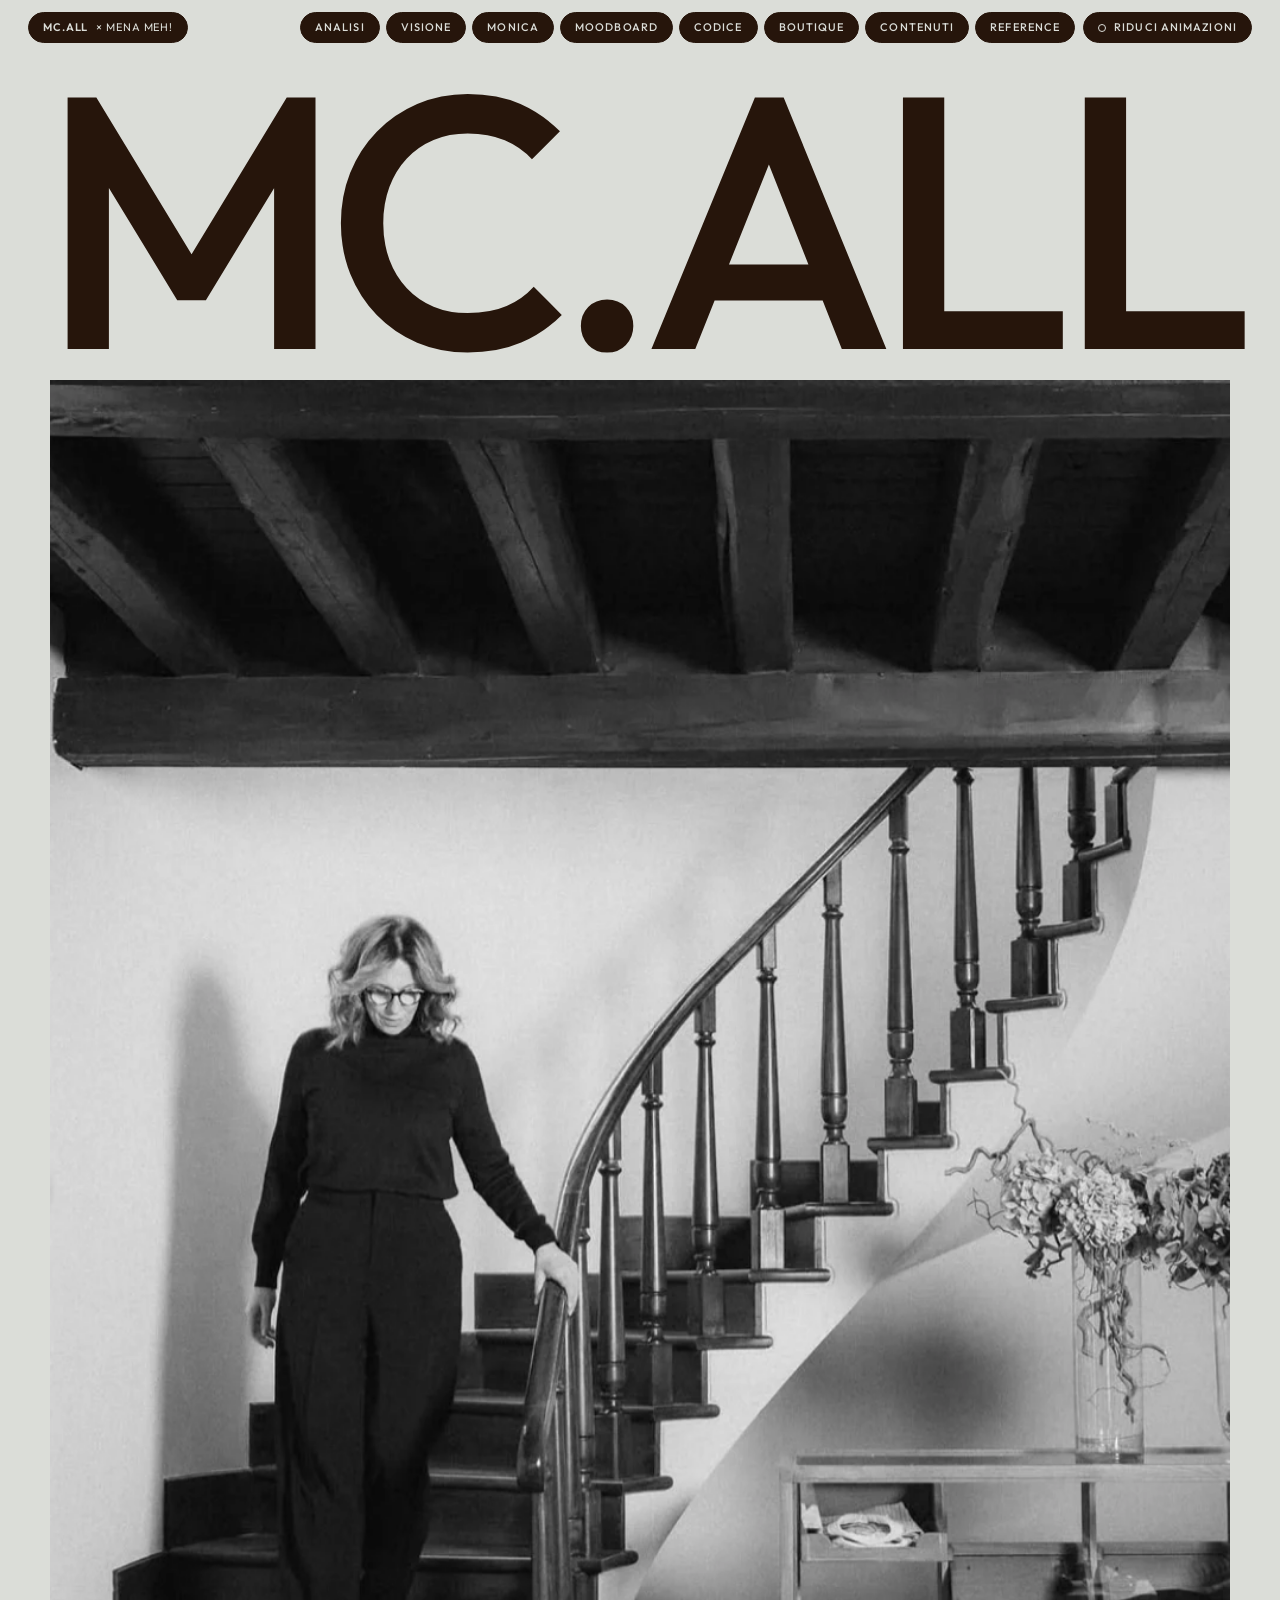
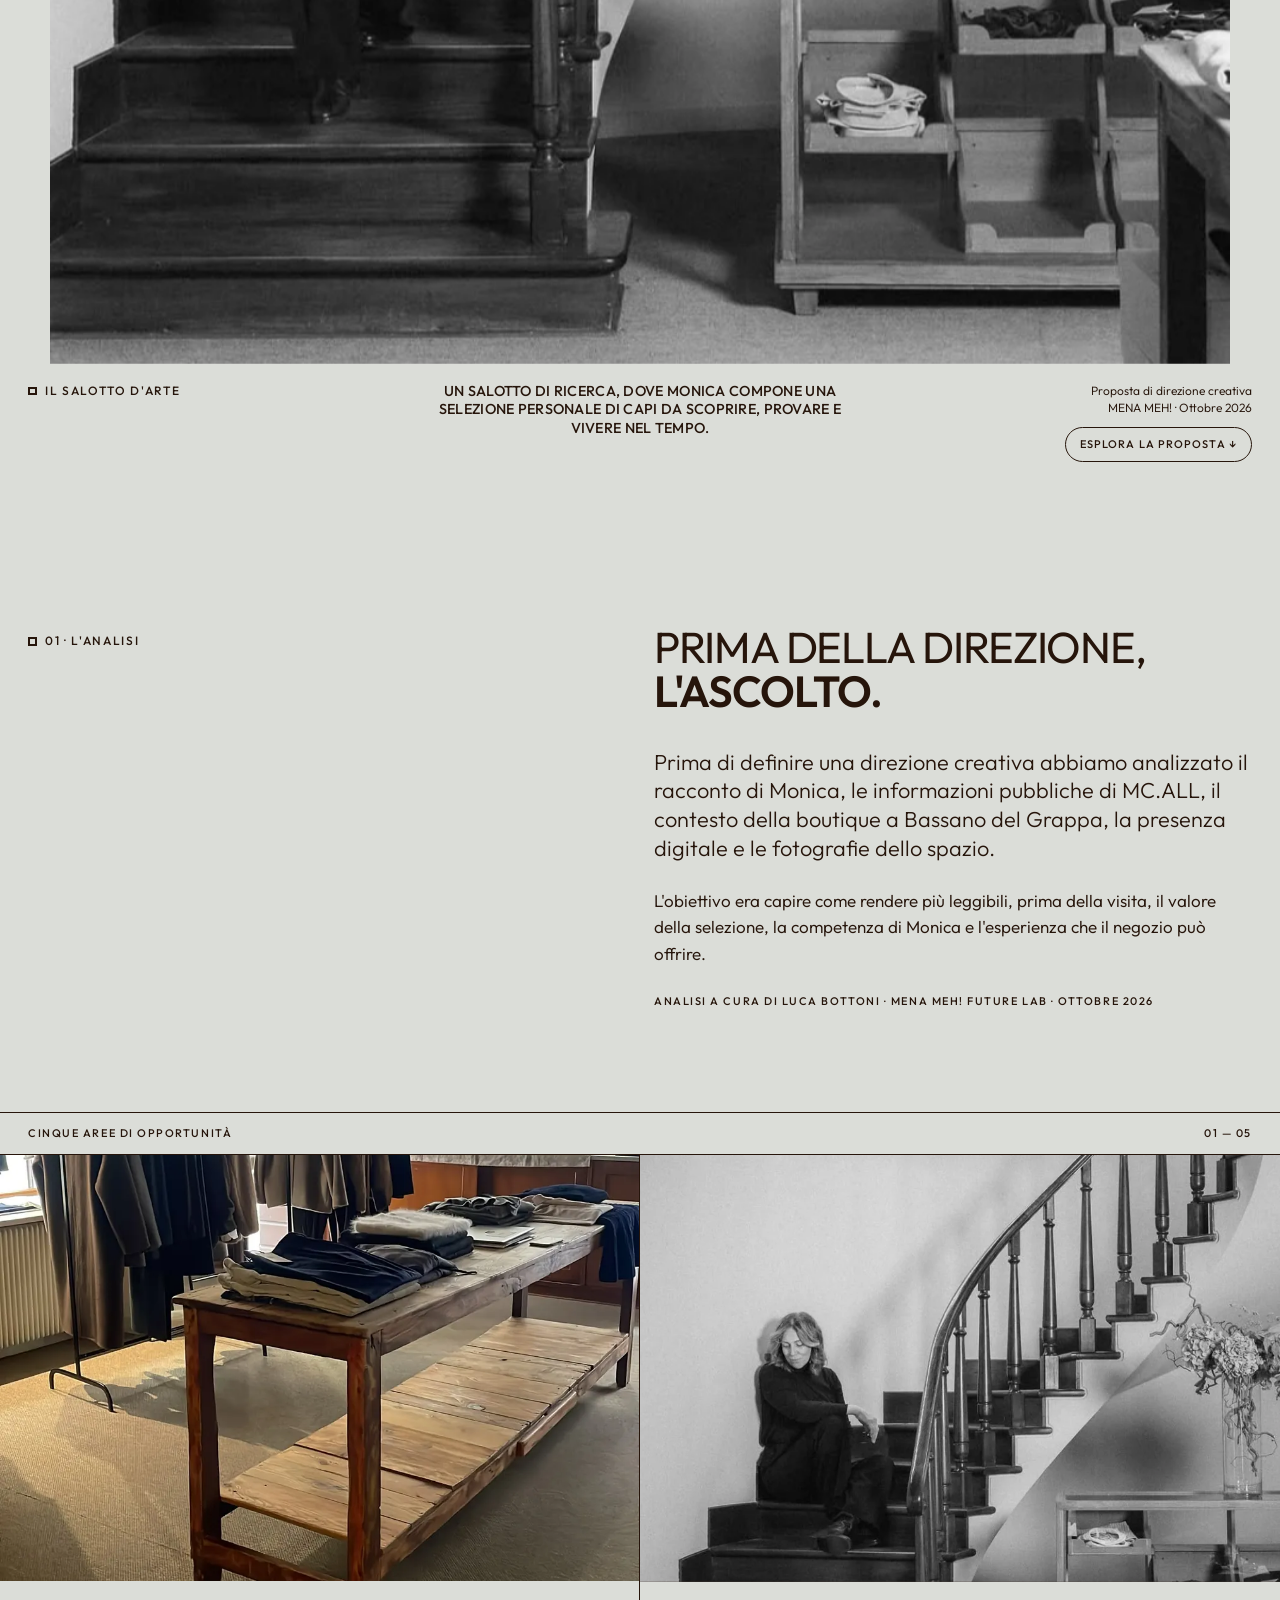
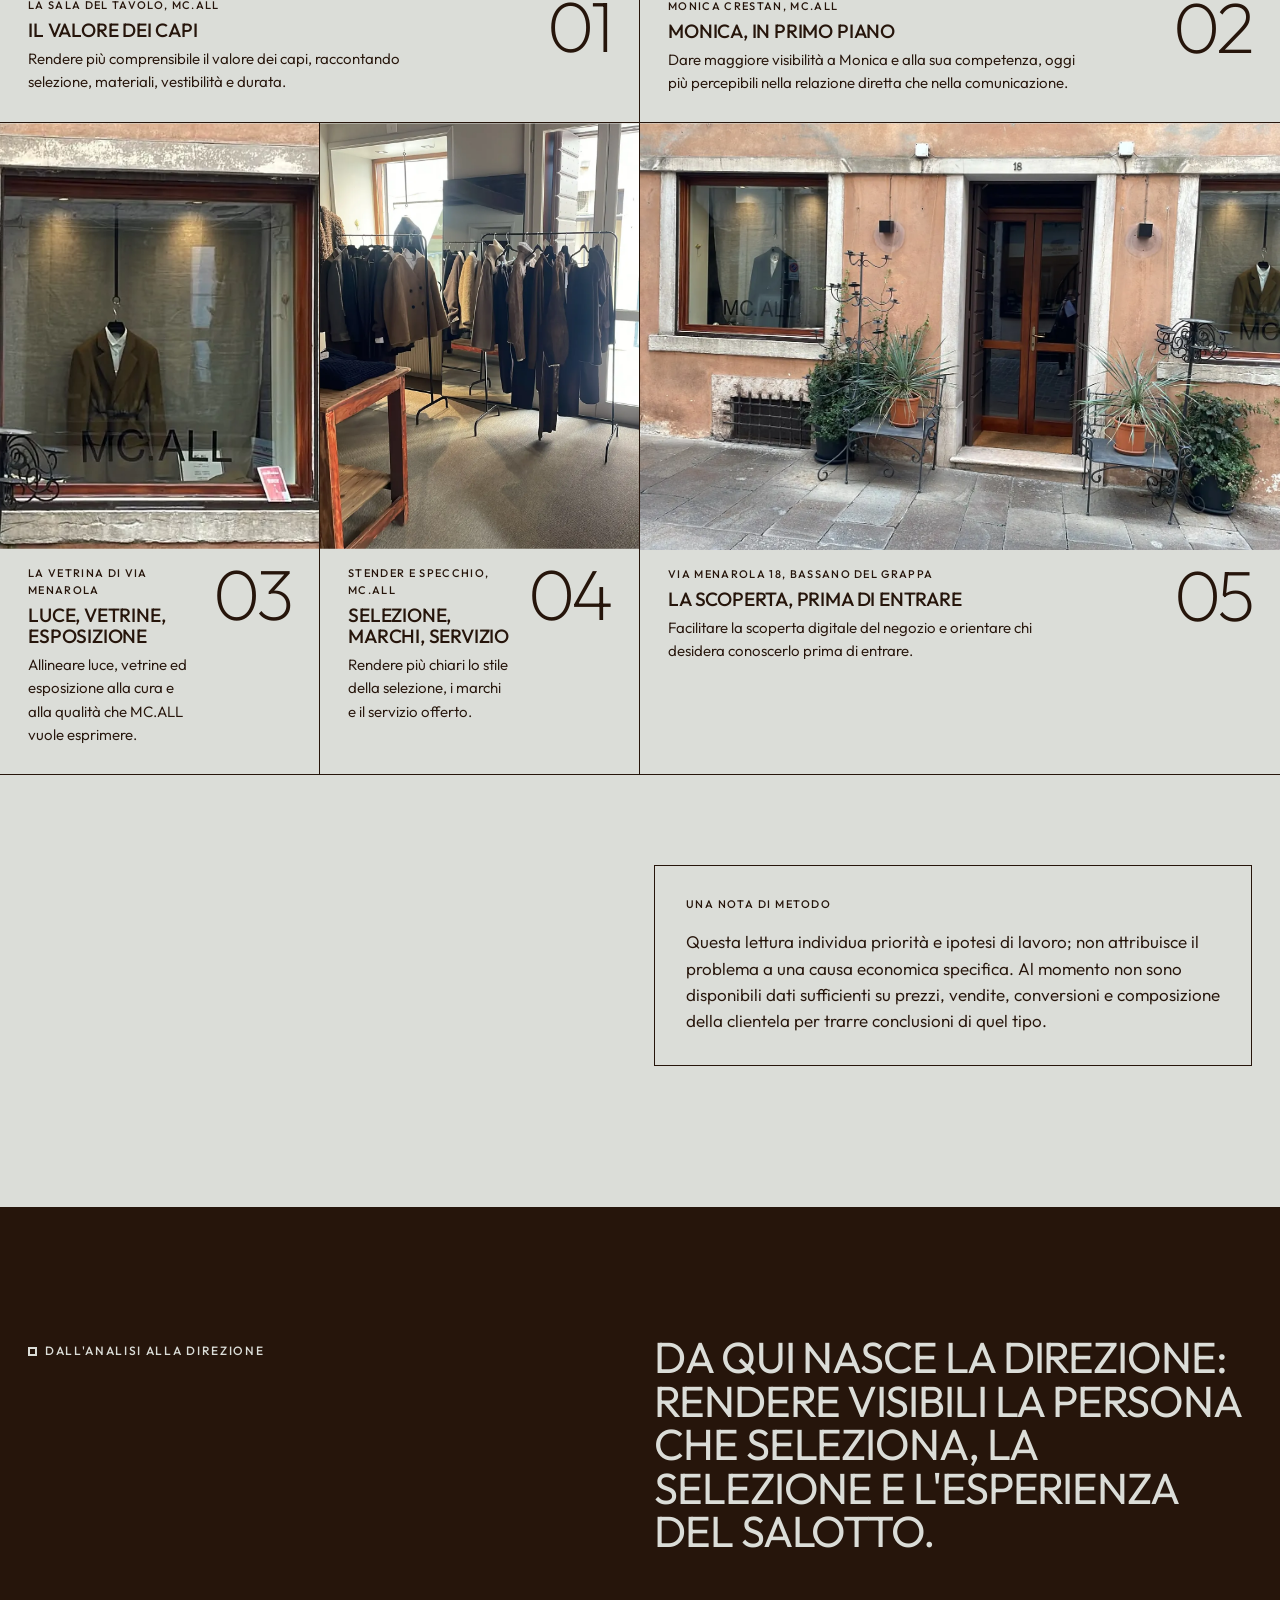
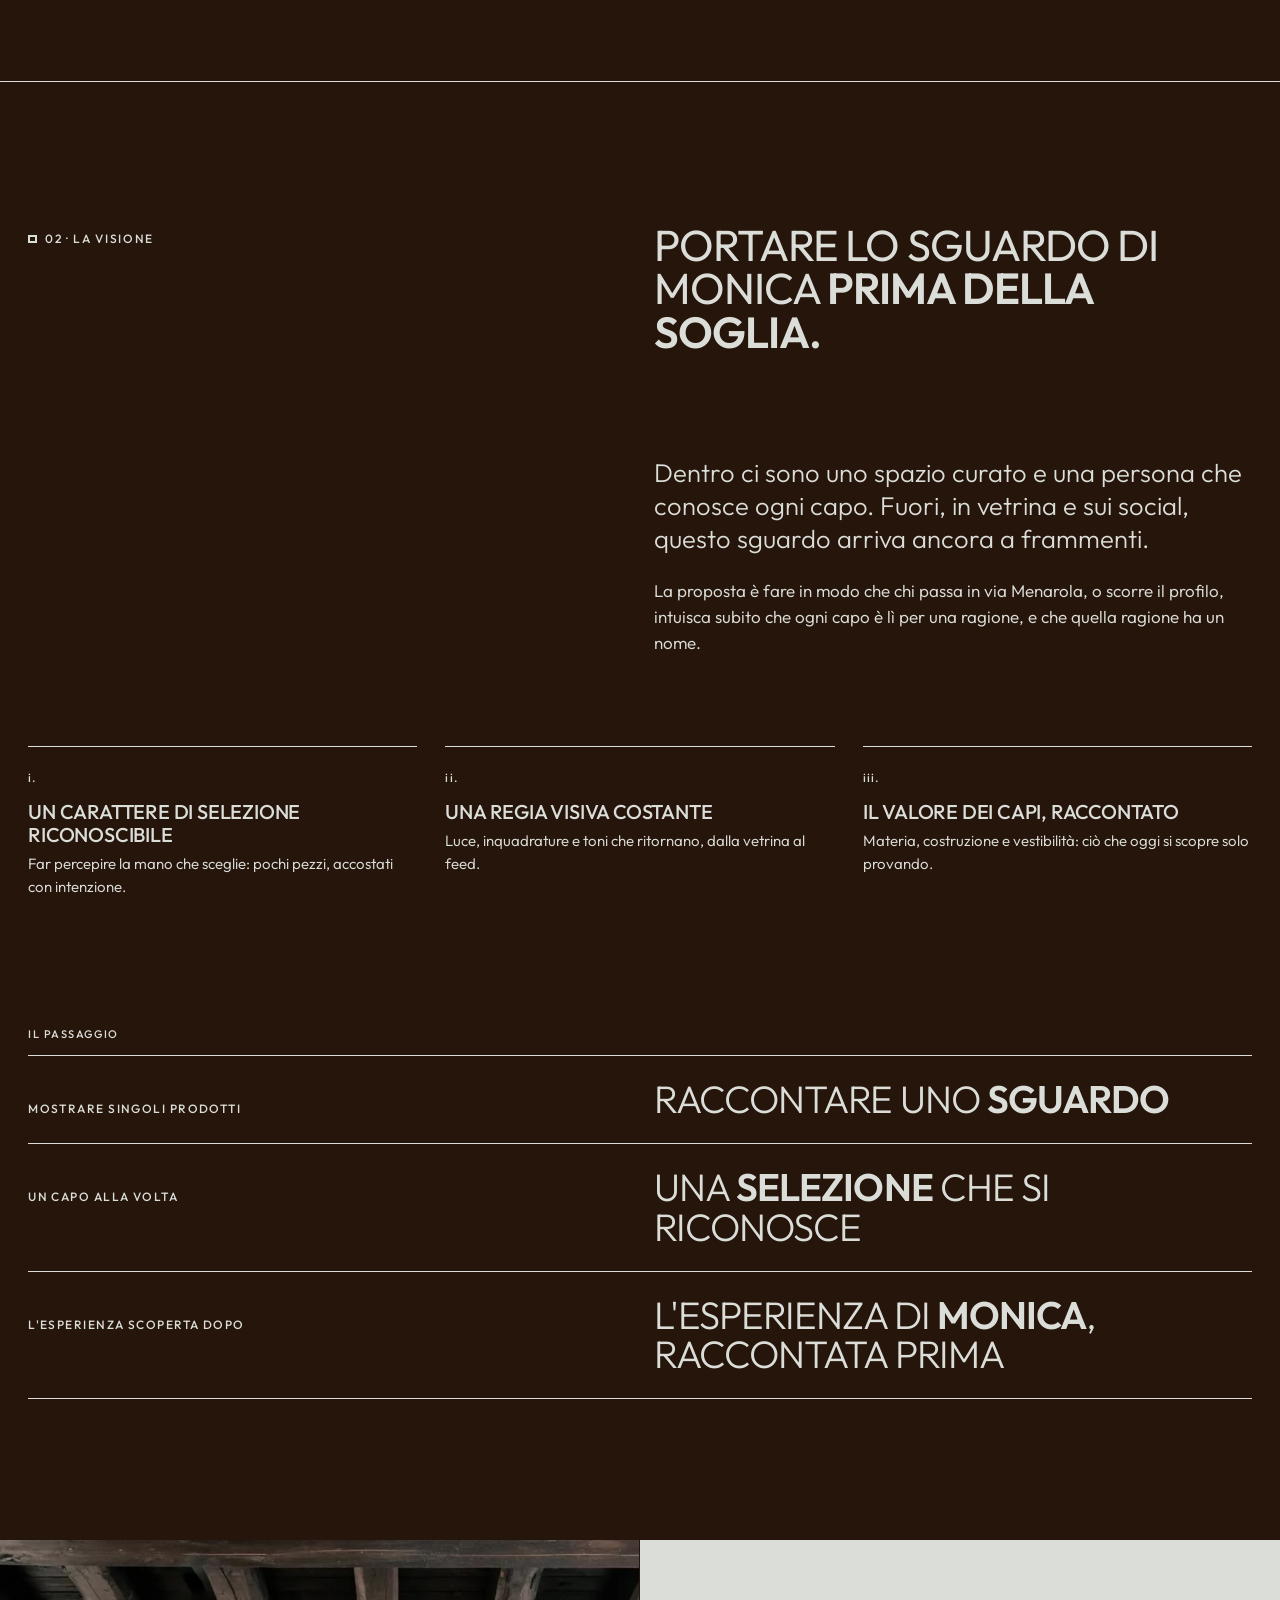
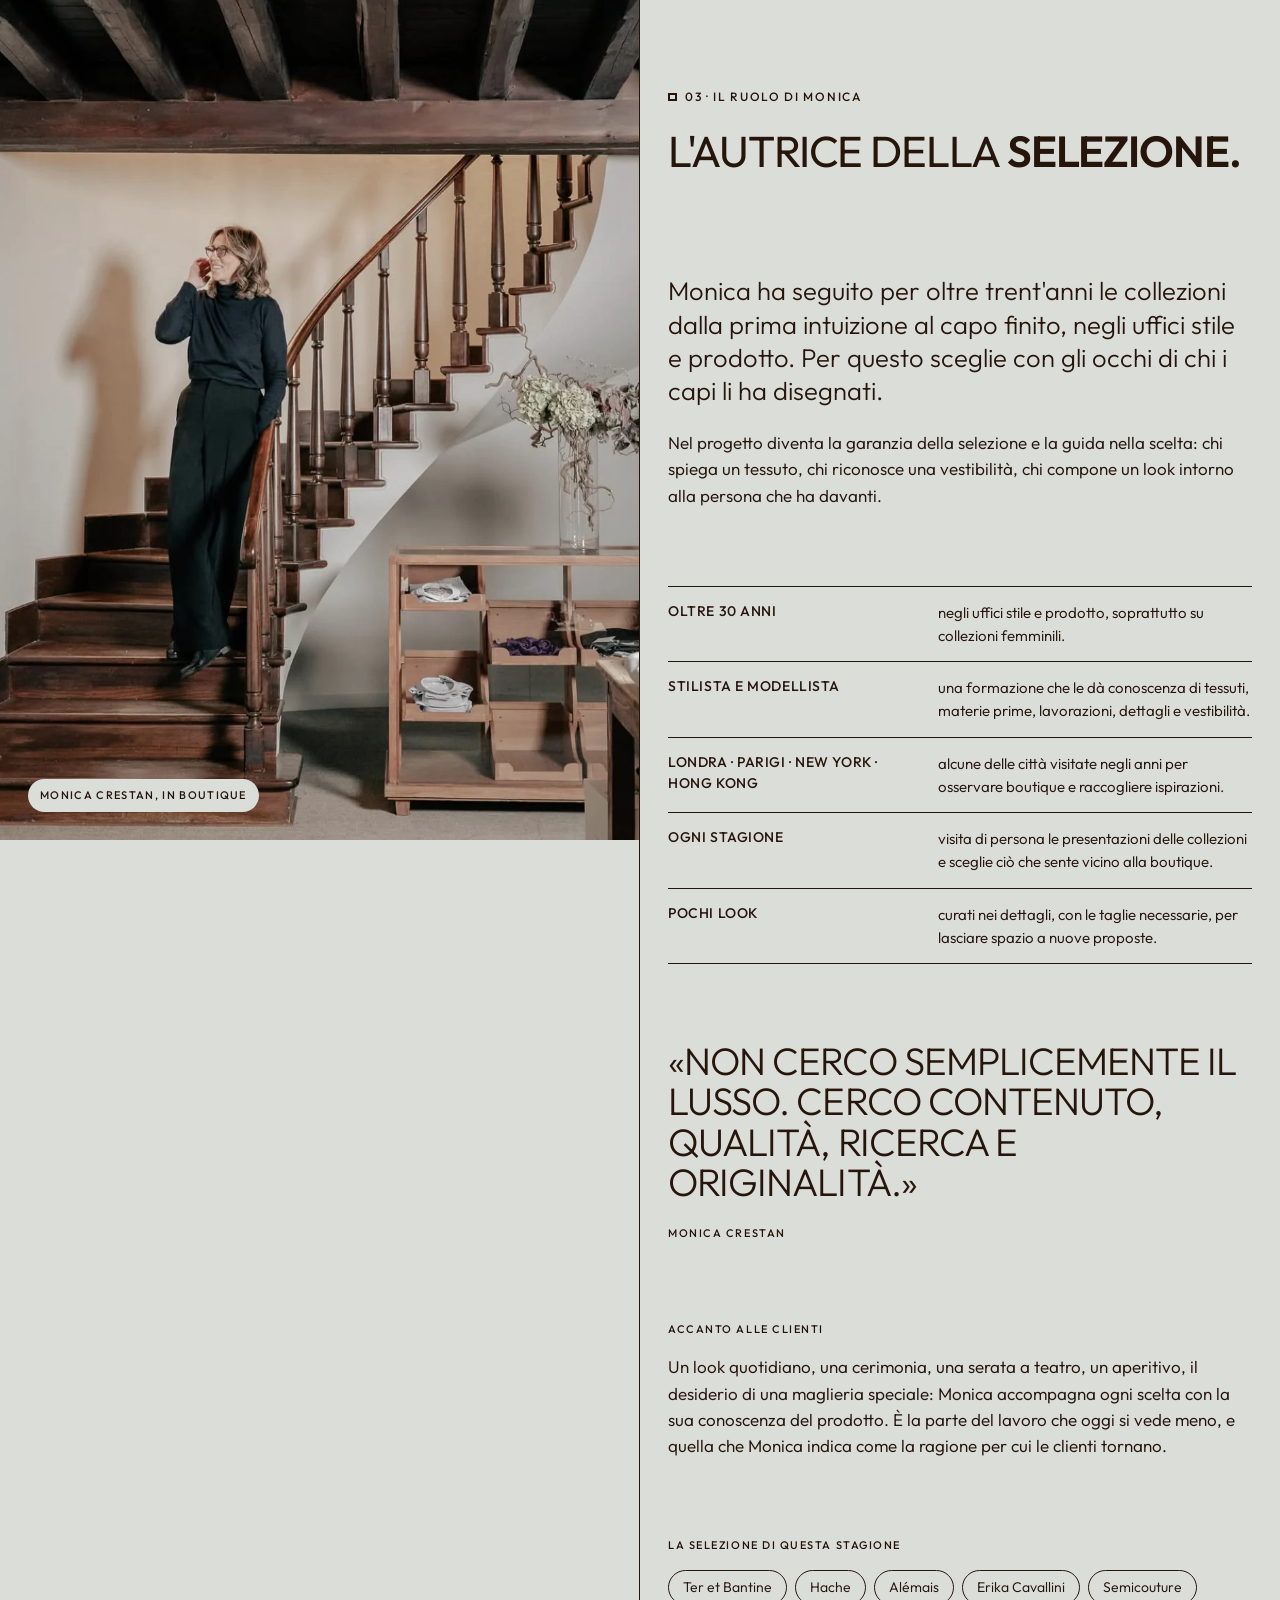
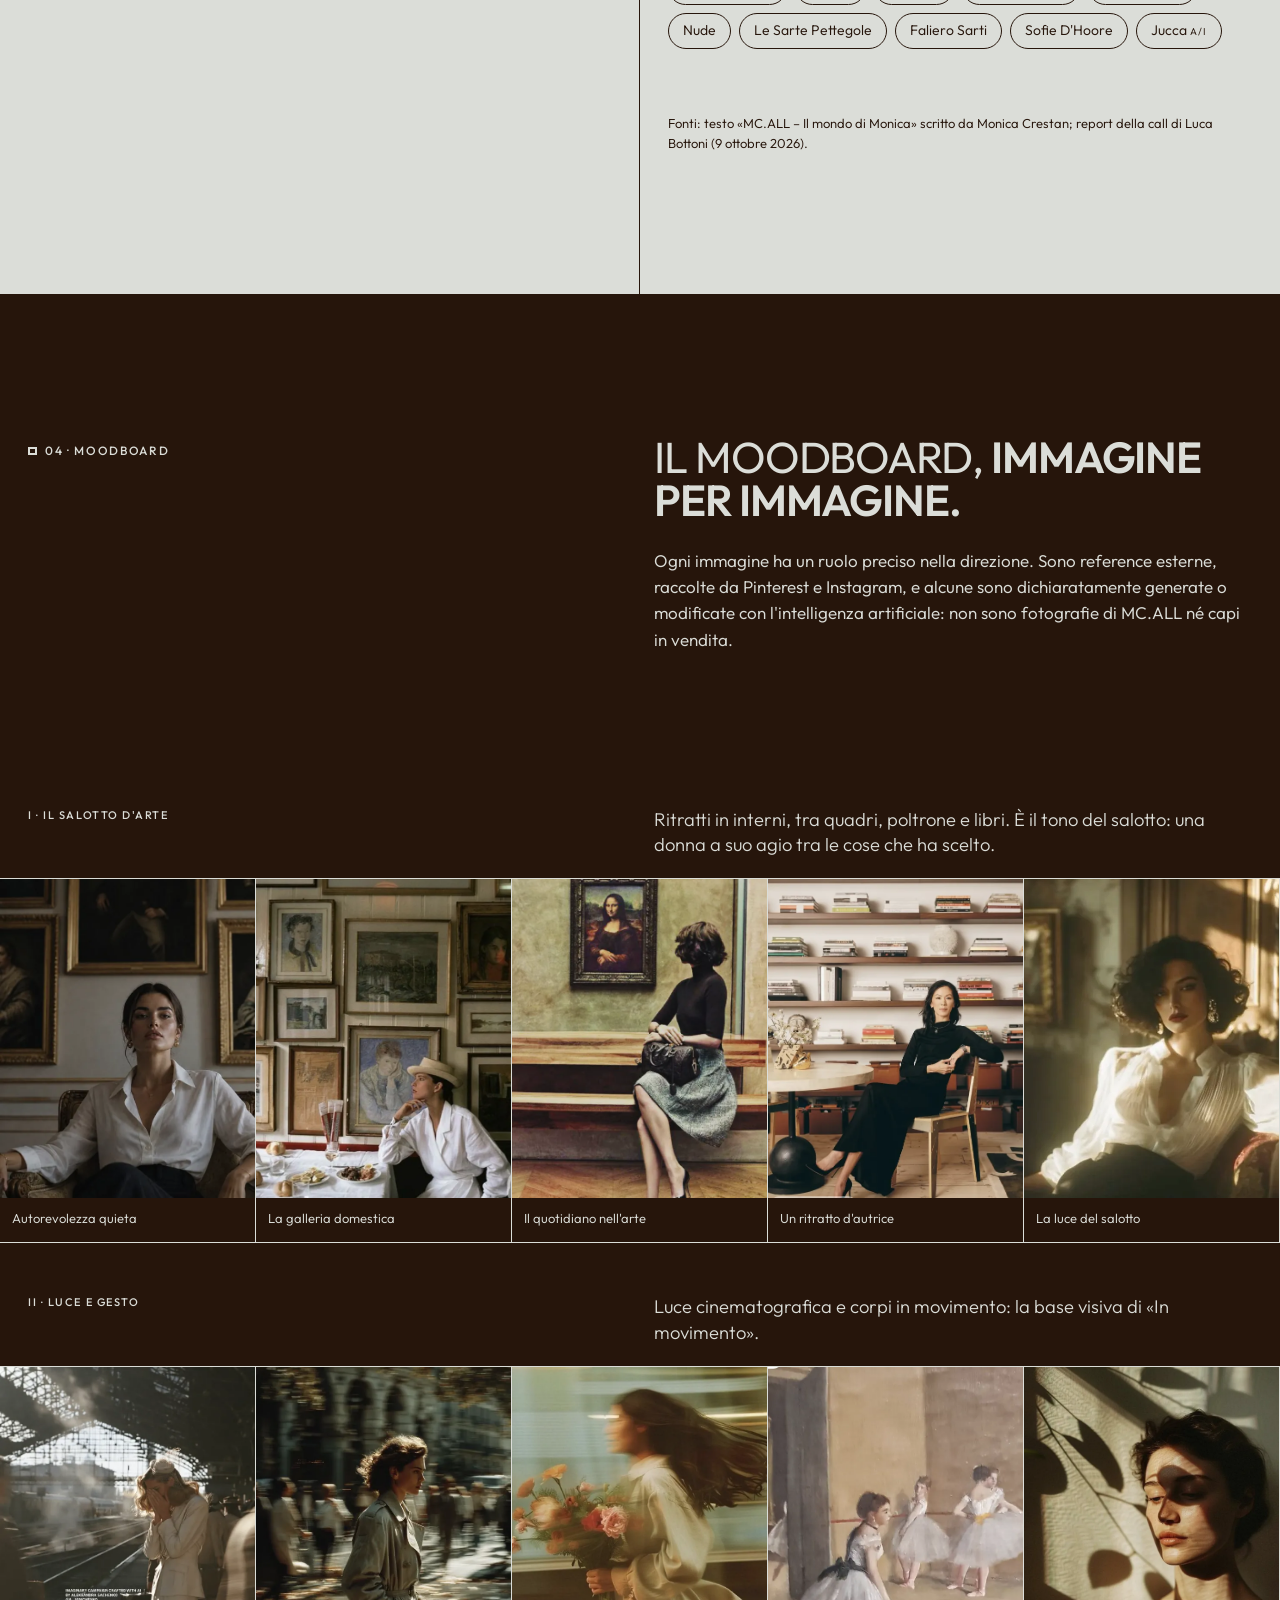
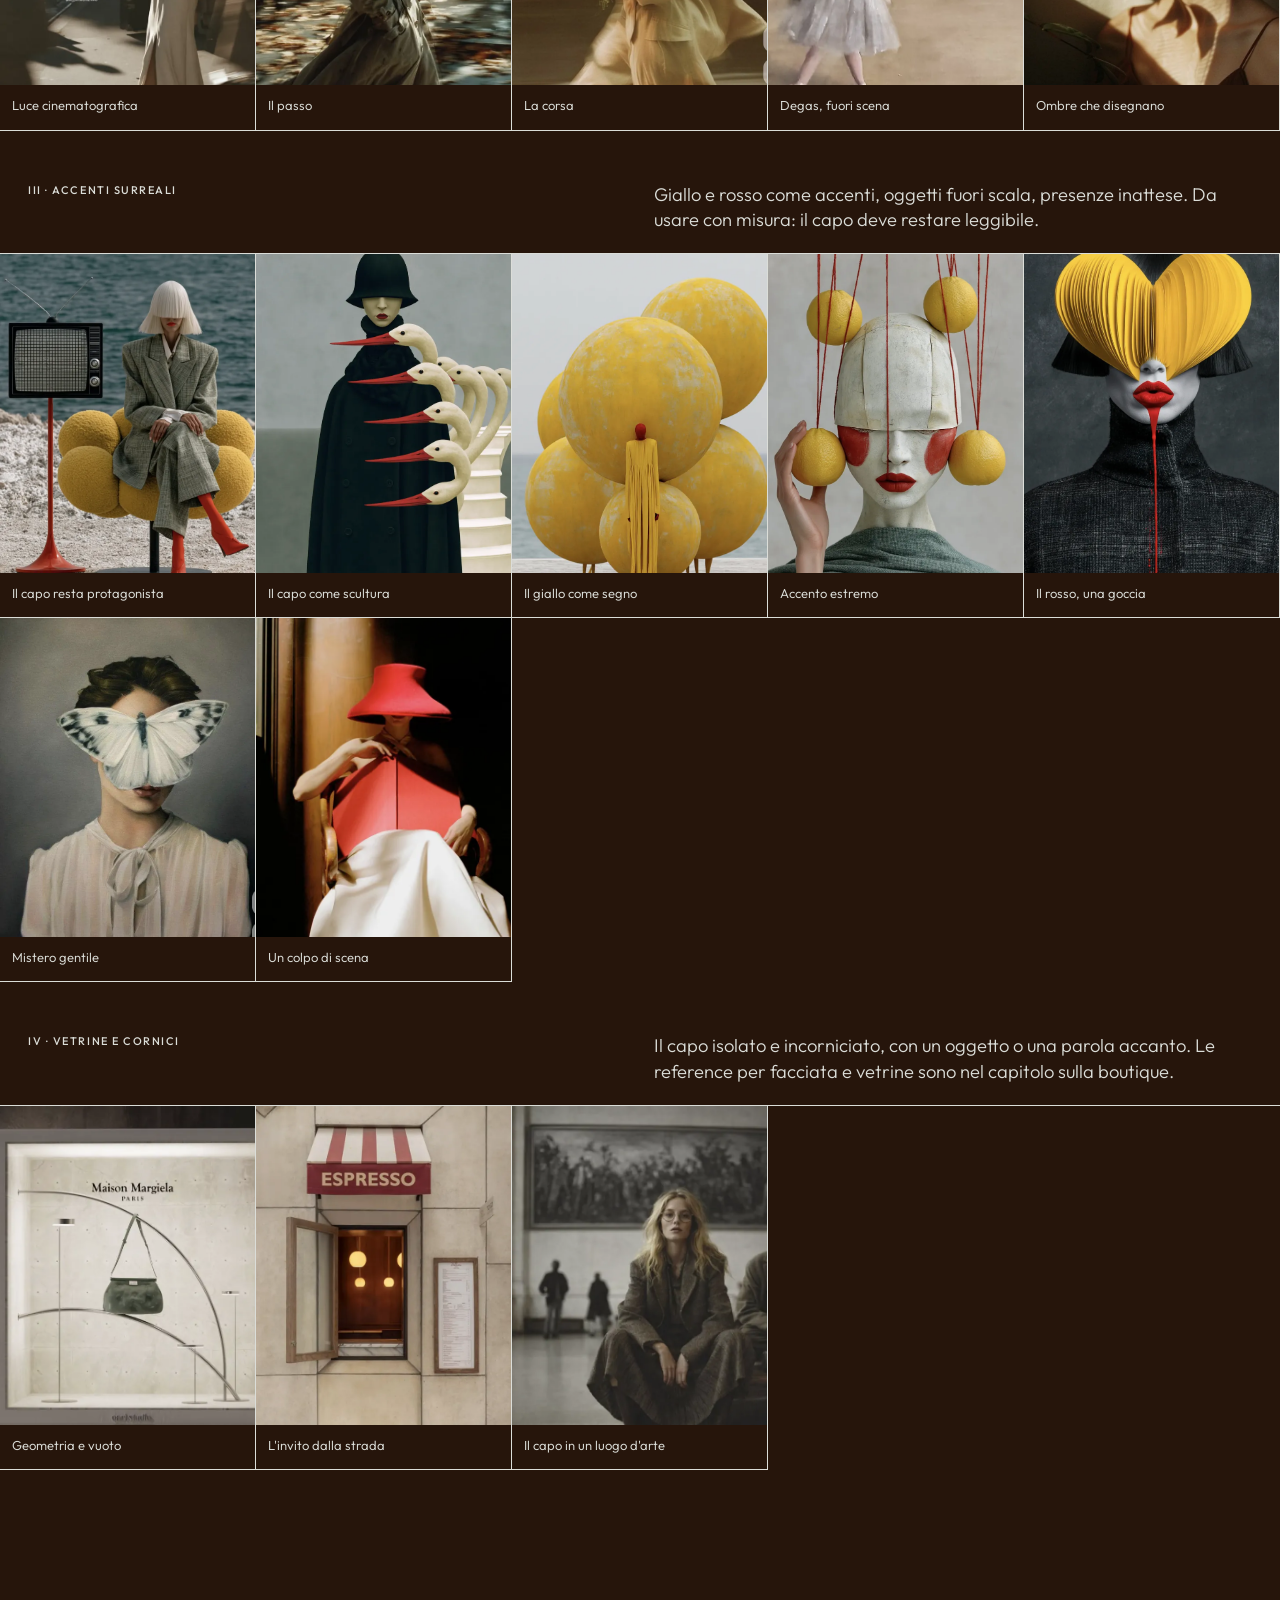
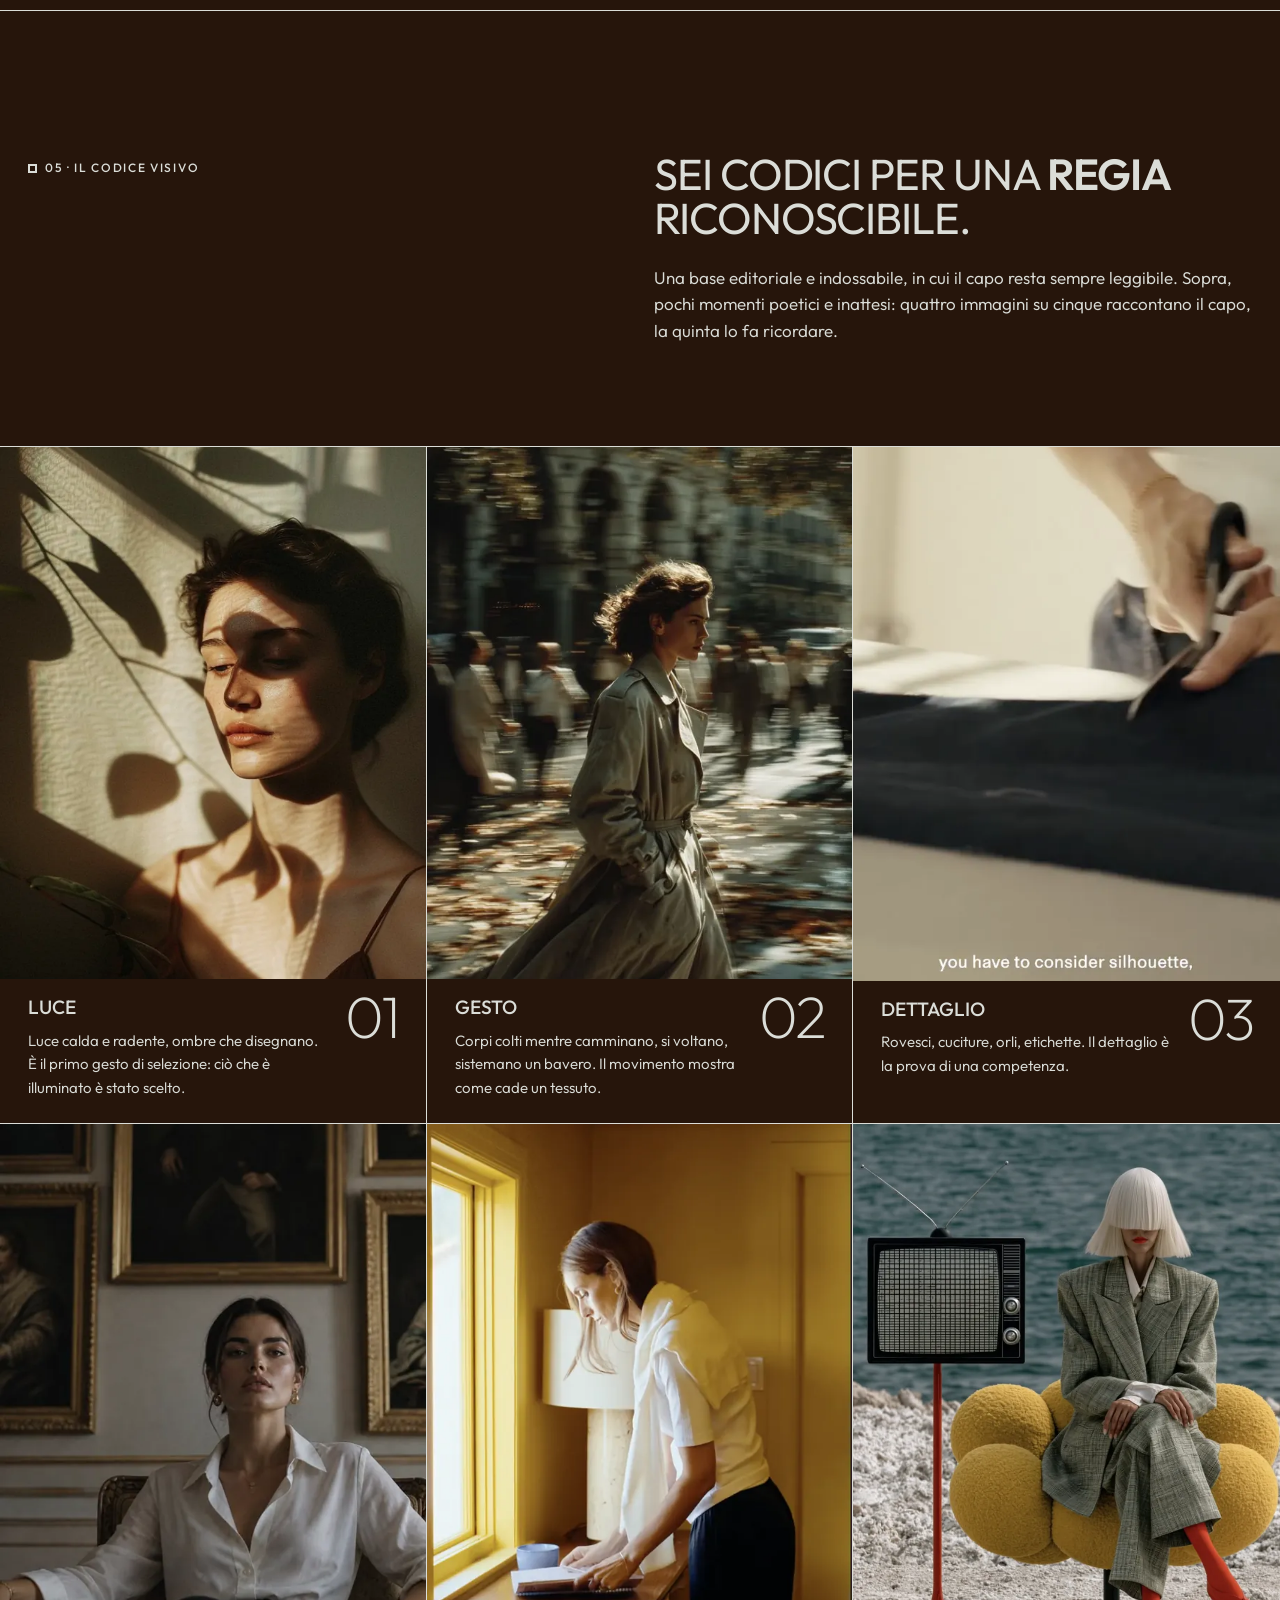
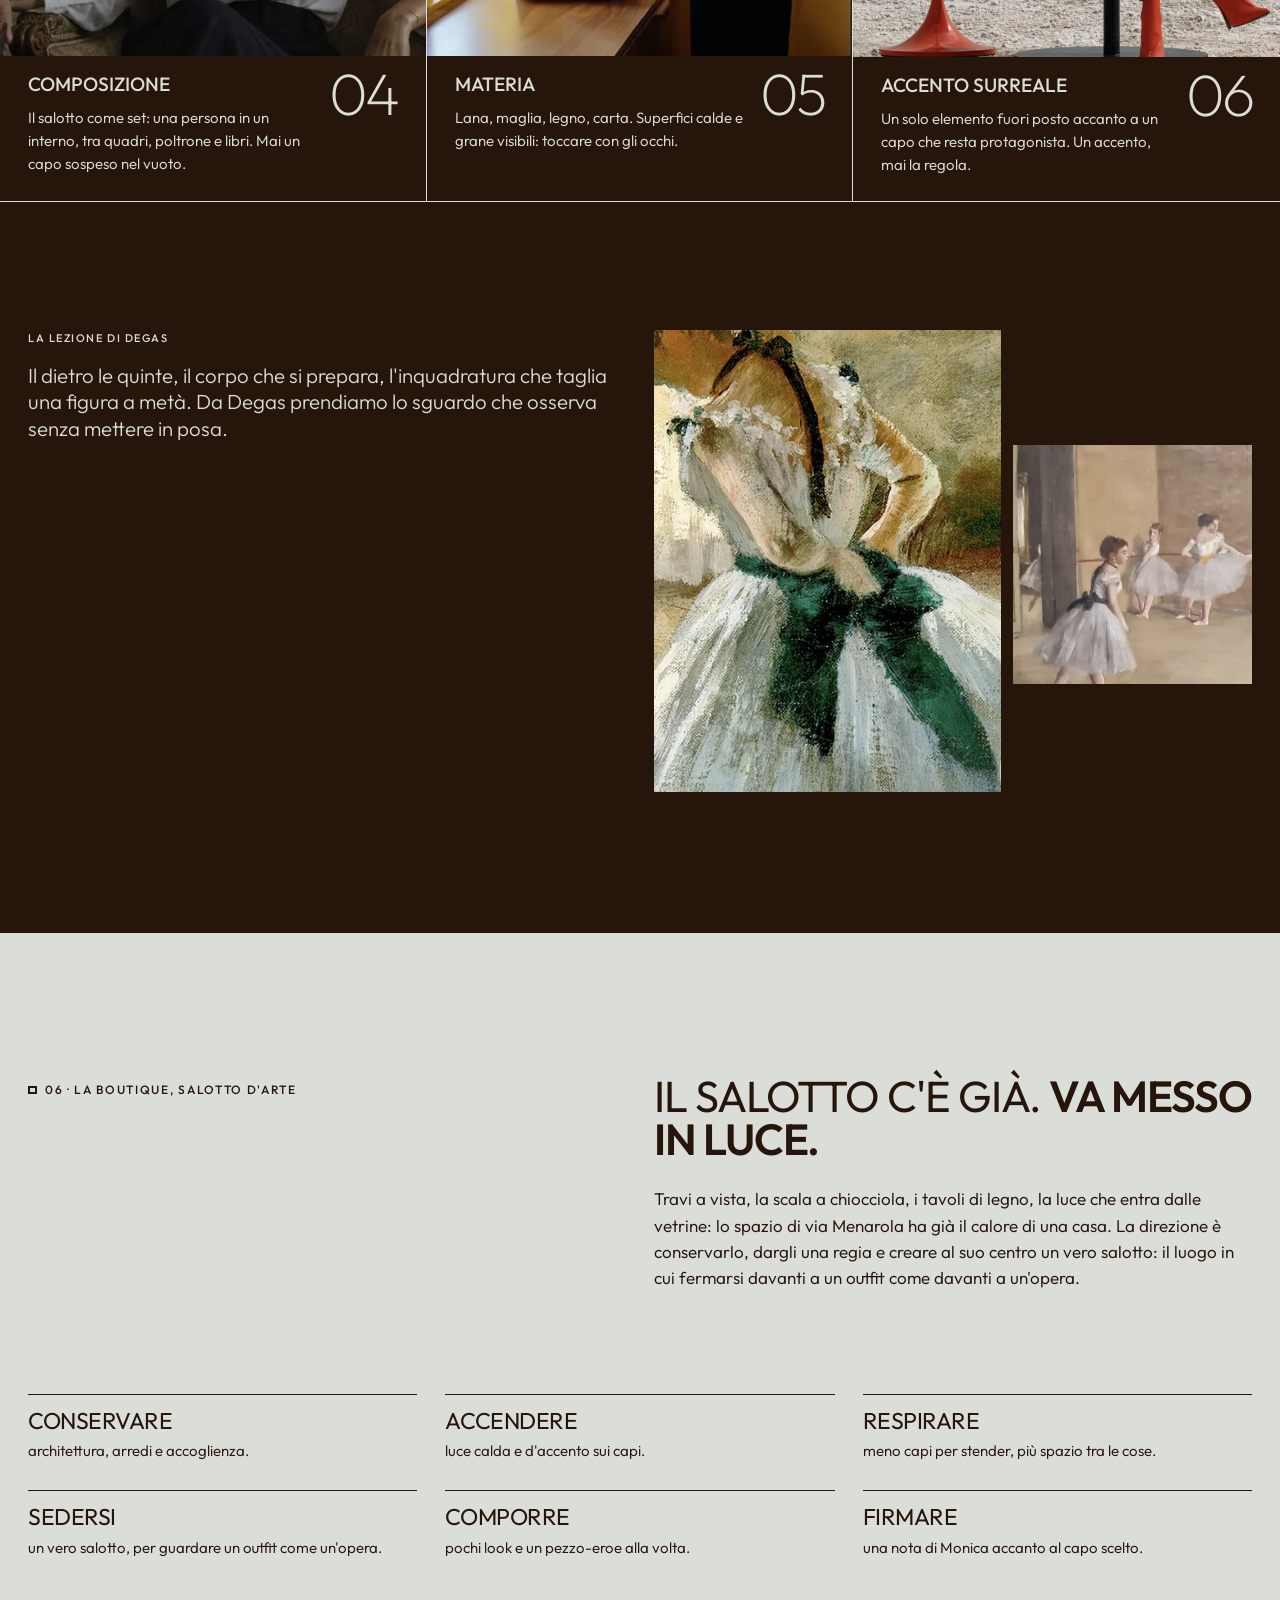
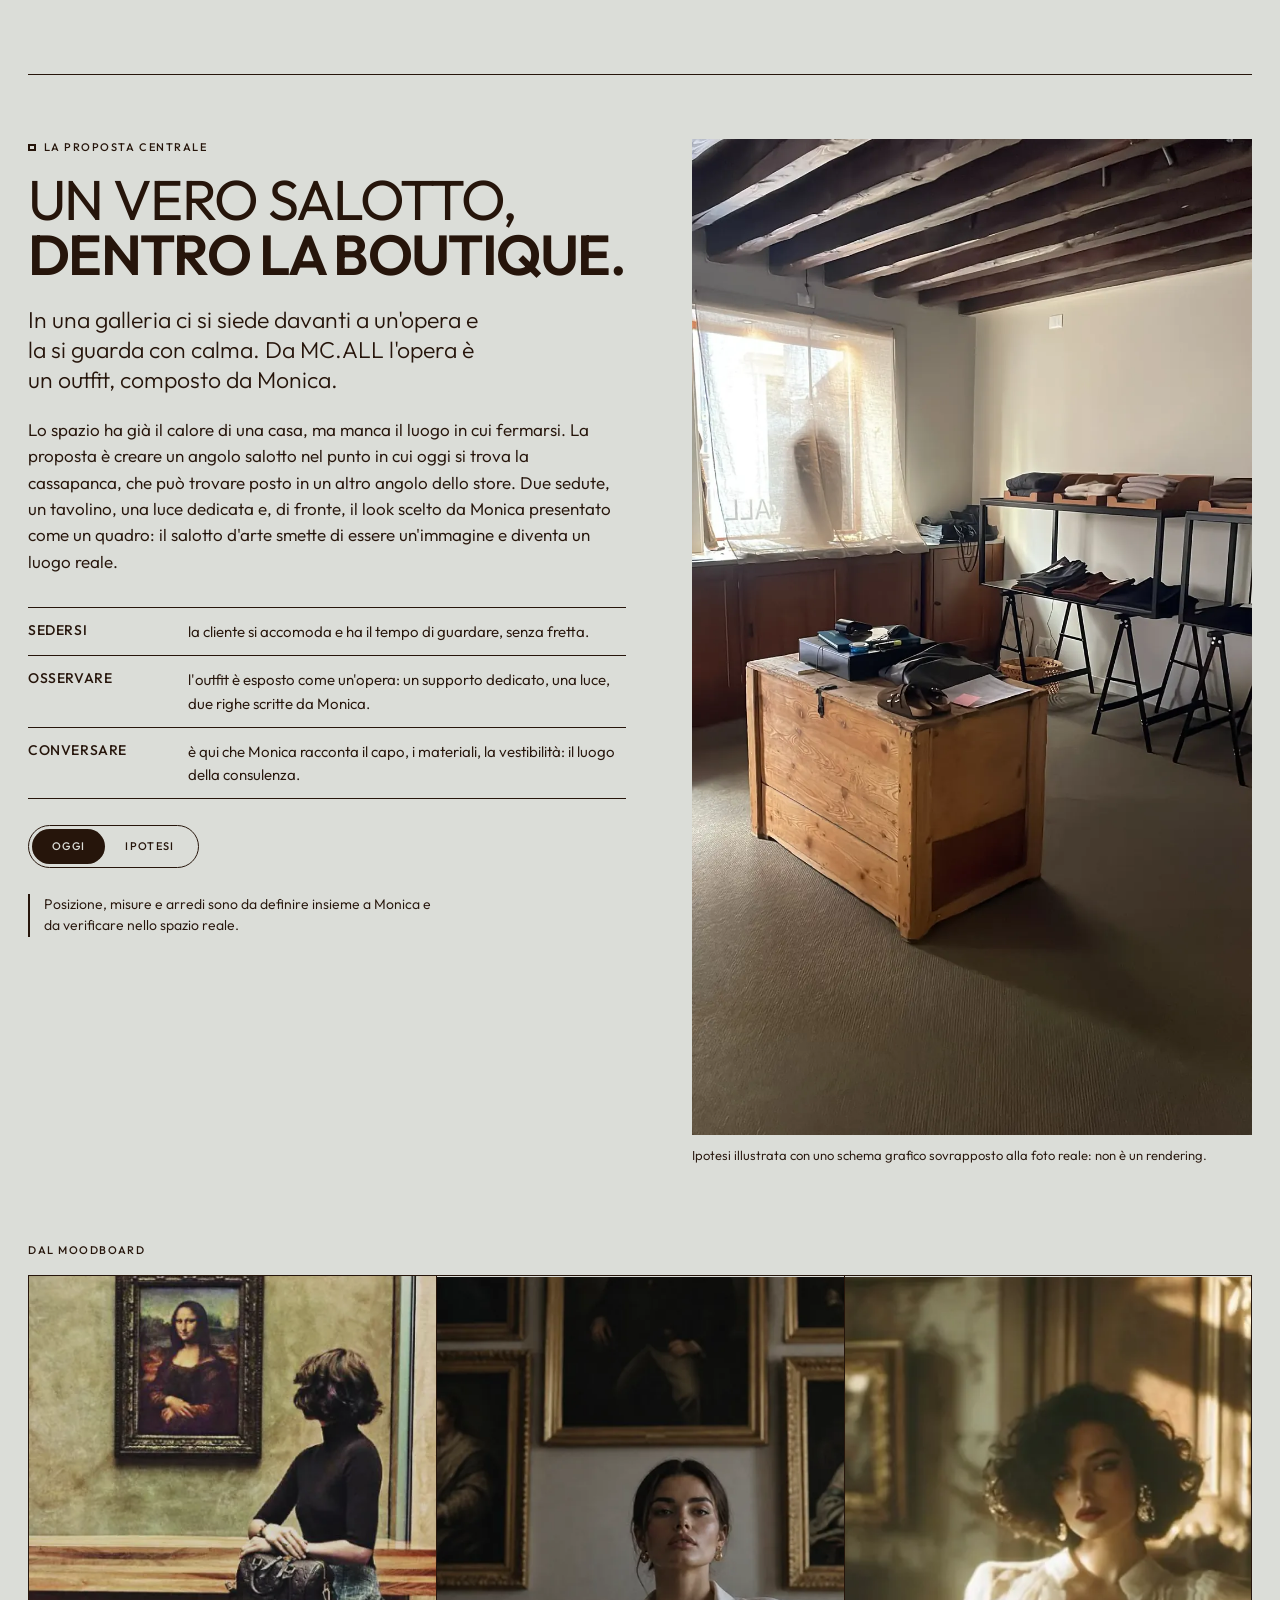
<file: presentazioni/mcall/index.html>
<!doctype html>
<html lang="it">
<head>
<meta charset="UTF-8">
<meta name="viewport" content="width=device-width, initial-scale=1, viewport-fit=cover">
<title>MC.ALL — Il salotto d'arte | Direzione creativa MENA MEH!</title>
<meta name="description" content="Proposta di direzione creativa di MENA MEH! per MC.ALL, la boutique di Monica Crestan a Bassano del Grappa.">
<meta name="robots" content="noindex, nofollow">
<meta name="theme-color" content="#dbddd8">

<link rel="preconnect" href="https://fonts.googleapis.com">
<link rel="preconnect" href="https://fonts.gstatic.com" crossorigin>
<link href="https://fonts.googleapis.com/css2?family=Outfit:wght@100..900&display=swap" rel="stylesheet">

<link rel="preload" as="image" href="assets/img/monica/monica-scala-desktop.webp" media="(min-width: 641px)">
<link rel="preload" as="image" href="assets/img/monica/monica-scala-mobile.webp" media="(max-width: 640px)">
<script>
  (function(){
    var r = document.documentElement, reduce = false;
    r.classList.add('js');
    try {
      var pref = localStorage.getItem('mcall-reduce-motion');
      reduce = pref === '1' || (pref === null && window.matchMedia('(prefers-reduced-motion: reduce)').matches);
    } catch (e) {
      reduce = !!(window.matchMedia && window.matchMedia('(prefers-reduced-motion: reduce)').matches);
    }
    if (reduce) r.classList.add('reduce-motion');
    else r.classList.add('intro');
  })();
</script>
<link rel="stylesheet" href="styles.css">
</head>
<body>

<a class="skip-link" href="#main">Vai al contenuto</a>

<!-- ============ NAV ============ -->
<header class="pills" id="nav" data-theme="light">
  <a href="#apertura" class="pill pill--brand" aria-label="MC.ALL, torna all'inizio">MC.ALL <span>× MENA MEH!</span></a>
  <nav class="pills__links" aria-label="Capitoli">
    <a href="#analisi" class="pill" data-nav>Analisi</a>
    <a href="#visione" class="pill" data-nav>Visione</a>
    <a href="#monica" class="pill" data-nav>Monica</a>
    <a href="#moodboard" class="pill" data-nav>Moodboard</a>
    <a href="#codice" class="pill" data-nav>Codice</a>
    <a href="#boutique" class="pill" data-nav>Boutique</a>
    <a href="#contenuti" class="pill" data-nav>Contenuti</a>
    <a href="#reference" class="pill" data-nav>Reference</a>
  </nav>
  <div class="pills__tools">
    <button type="button" class="pill pill--ghost" id="motion-toggle" aria-pressed="false"><span class="pill__dot" aria-hidden="true"></span><span class="pill__label">Riduci animazioni</span></button>
    <button type="button" class="pill pill--menu" id="nav-burger" aria-expanded="false" aria-controls="mobile-nav">Menu</button>
  </div>
</header>

<div class="mobile-nav" id="mobile-nav" hidden>
  <nav aria-label="Capitoli (mobile)">
    <a href="#analisi" data-nav><span>01</span>L'analisi</a>
    <a href="#visione" data-nav><span>02</span>La visione</a>
    <a href="#monica" data-nav><span>03</span>Il ruolo di Monica</a>
    <a href="#moodboard" data-nav><span>04</span>Moodboard</a>
    <a href="#codice" data-nav><span>05</span>Il codice visivo</a>
    <a href="#boutique" data-nav><span>06</span>La boutique</a>
    <a href="#contenuti" data-nav><span>07</span>I contenuti</a>
    <a href="#reference" data-nav><span>08</span>Reference social</a>
    <a href="#chiusura" data-nav><span>09</span>Prossimi passi</a>
  </nav>
  <p class="mobile-nav__sign">MC.ALL × MENA MEH!</p>
</div>

<main id="main">

  <!-- ============ 00 APERTURA ============ -->
  <section id="apertura" class="hero" data-theme="light" aria-labelledby="hero-title">
    <h1 class="hero__mark" id="hero-title">
      <span class="sr-only">MC.ALL — Il salotto d'arte</span>
      <span class="hero__word" aria-hidden="true"><span class="hero__word-in">MC.ALL</span></span>
    </h1>

    <figure class="hero__photo">
      <picture>
        <source media="(max-width: 640px)" srcset="assets/img/monica/monica-scala-mobile.webp" width="994" height="1334">
        <img src="assets/img/monica/monica-scala-desktop.webp" alt="Monica Crestan scende la scala a chiocciola in legno di MC.ALL, sotto le travi a vista, accanto a una vetrinetta con fiori. Fotografia in bianco e nero." width="1672" height="941" fetchpriority="high">
      </picture>
    </figure>

    <div class="hero__meta">
      <p class="hero__concept"><span class="mark" aria-hidden="true"></span>Il salotto d'arte</p>
      <p class="hero__lede">Un salotto di ricerca, dove Monica compone una selezione personale di capi da scoprire, provare e vivere nel tempo.</p>
      <div class="hero__aside">
        <p>Proposta di direzione creativa<br>MENA MEH! · Ottobre 2026</p>
        <a class="hero__cta" href="#analisi">Esplora la proposta <span aria-hidden="true">↓</span></a>
      </div>
    </div>
  </section>

  <!-- ============ 01 L'ANALISI ============ -->
  <section id="analisi" class="sec sec--light lab" data-theme="light" aria-labelledby="analisi-title">
    <header class="head">
      <p class="head__index" data-reveal><span class="mark" aria-hidden="true"></span>01 · L'analisi</p>
      <div class="head__main">
        <h2 class="head__title" id="analisi-title" data-reveal>Prima della direzione, <em>l'ascolto.</em></h2>
        <p class="head__lead" data-reveal>Prima di definire una direzione creativa abbiamo analizzato il racconto di Monica, le informazioni pubbliche di MC.ALL, il contesto della boutique a Bassano del Grappa, la presenza digitale e le fotografie dello spazio.</p>
        <p class="head__intro" data-reveal>L'obiettivo era capire come rendere più leggibili, prima della visita, il valore della selezione, la competenza di Monica e l'esperienza che il negozio può offrire.</p>
        <p class="head__credit" data-reveal>Analisi a cura di Luca Bottoni · MENA MEH! Future Lab · ottobre 2026</p>
      </div>
    </header>

    <p class="band-label" data-reveal><span>Cinque aree di opportunità</span><span>01 — 05</span></p>

    <div class="areas">
      <article class="area area--half">
        <button type="button" class="area__img" data-viewer data-reveal="wipe" data-caption="La sala del tavolo: maglieria piegata sul tavolo antico di MC.ALL.">
          <img src="assets/img/boutique/sala-tavolo.webp" alt="Maglieria piegata sul lungo tavolo di legno di MC.ALL, con gli stender sullo sfondo." width="1012" height="1800" loading="lazy">
        </button>
        <div class="area__cap" data-reveal>
          <div>
            <p class="area__kicker">La sala del tavolo, MC.ALL</p>
            <h3>Il valore dei capi</h3>
            <p>Rendere più comprensibile il valore dei capi, raccontando selezione, materiali, vestibilità e durata.</p>
          </div>
          <span class="area__n" aria-hidden="true">01</span>
        </div>
      </article>

      <article class="area area--half">
        <button type="button" class="area__img" data-viewer data-reveal="wipe" data-caption="Monica Crestan seduta sulla scala di MC.ALL.">
          <img src="assets/img/monica/monica-scala-seduta.webp" alt="Monica Crestan seduta sui gradini della scala a chiocciola di MC.ALL, in bianco e nero." width="952" height="1041" loading="lazy">
        </button>
        <div class="area__cap" data-reveal>
          <div>
            <p class="area__kicker">Monica Crestan, MC.ALL</p>
            <h3>Monica, in primo piano</h3>
            <p>Dare maggiore visibilità a Monica e alla sua competenza, oggi più percepibili nella relazione diretta che nella comunicazione.</p>
          </div>
          <span class="area__n" aria-hidden="true">02</span>
        </div>
      </article>

      <article class="area area--quarter">
        <button type="button" class="area__img" data-viewer data-reveal="wipe" data-caption="La vetrina di via Menarola: una giacca color tabacco sotto due faretti.">
          <img src="assets/img/boutique/vetrina-giacca.webp" alt="Una giacca color tabacco appesa nella vetrina di MC.ALL, illuminata da due faretti." width="478" height="573" loading="lazy">
        </button>
        <div class="area__cap" data-reveal>
          <div>
            <p class="area__kicker">La vetrina di via Menarola</p>
            <h3>Luce, vetrine, esposizione</h3>
            <p>Allineare luce, vetrine ed esposizione alla cura e alla qualità che MC.ALL vuole esprimere.</p>
          </div>
          <span class="area__n" aria-hidden="true">03</span>
        </div>
      </article>

      <article class="area area--quarter">
        <button type="button" class="area__img" data-viewer data-reveal="wipe" data-caption="Stender di giacche e cappotti davanti allo specchio, MC.ALL.">
          <img src="assets/img/boutique/stender-specchio.webp" alt="Giacche e cappotti nei toni del marrone su due stender davanti a uno specchio." width="1012" height="1800" loading="lazy">
        </button>
        <div class="area__cap" data-reveal>
          <div>
            <p class="area__kicker">Stender e specchio, MC.ALL</p>
            <h3>Selezione, marchi, servizio</h3>
            <p>Rendere più chiari lo stile della selezione, i marchi e il servizio offerto.</p>
          </div>
          <span class="area__n" aria-hidden="true">04</span>
        </div>
      </article>

      <article class="area area--half">
        <button type="button" class="area__img" data-viewer data-reveal="wipe" data-caption="La facciata di MC.ALL al civico 18 di via Menarola, Bassano del Grappa.">
          <img src="assets/img/boutique/facciata-ampia.webp" alt="La facciata color intonaco di MC.ALL con la porta in legno e le due vetrine." width="1800" height="1013" loading="lazy">
        </button>
        <div class="area__cap" data-reveal>
          <div>
            <p class="area__kicker">Via Menarola 18, Bassano del Grappa</p>
            <h3>La scoperta, prima di entrare</h3>
            <p>Facilitare la scoperta digitale del negozio e orientare chi desidera conoscerlo prima di entrare.</p>
          </div>
          <span class="area__n" aria-hidden="true">05</span>
        </div>
      </article>
    </div>

    <div class="lab__close">
      <aside class="lab__note" data-reveal>
        <p class="label">Una nota di metodo</p>
        <p>Questa lettura individua priorità e ipotesi di lavoro; non attribuisce il problema a una causa economica specifica. Al momento non sono disponibili dati sufficienti su prezzi, vendite, conversioni e composizione della clientela per trarre conclusioni di quel tipo.</p>
      </aside>
    </div>
  </section>

  <section class="sec sec--dark statement-band" data-theme="dark" aria-label="Sintesi dell'analisi">
    <div class="head">
      <p class="head__index" data-reveal><span class="mark" aria-hidden="true"></span>Dall'analisi alla direzione</p>
      <div class="head__main">
        <p class="head__title" data-reveal>Da qui nasce la direzione: rendere visibili la persona che seleziona, la selezione e l'esperienza del salotto.</p>
      </div>
    </div>
  </section>

  <!-- ============ 02 LA VISIONE ============ -->
  <section id="visione" class="sec sec--dark visione-sec" data-theme="dark" aria-labelledby="visione-title">
    <div class="wrap">
      <header class="head">
        <p class="head__index" data-reveal><span class="mark" aria-hidden="true"></span>02 · La visione</p>
        <div class="head__main">
          <h2 class="head__title" id="visione-title" data-reveal>Portare lo sguardo di Monica <em>prima della soglia.</em></h2>
              </div>
      </header>

      <div class="vision">
        <div class="vision__lede" data-reveal>
          <p class="statement">Dentro ci sono uno spazio curato e una persona che conosce ogni capo. Fuori, in vetrina e sui social, questo sguardo arriva ancora a frammenti.</p>
          <p class="body">La proposta è fare in modo che chi passa in via Menarola, o scorre il profilo, intuisca subito che ogni capo è lì per una ragione, e che quella ragione ha un nome.</p>
        </div>

        <ol class="opps">
          <li class="opp" data-reveal>
            <span class="opp__n">i.</span>
            <h3>Un carattere di selezione riconoscibile</h3>
            <p>Far percepire la mano che sceglie: pochi pezzi, accostati con intenzione.</p>
          </li>
          <li class="opp" data-reveal>
            <span class="opp__n">ii.</span>
            <h3>Una regia visiva costante</h3>
            <p>Luce, inquadrature e toni che ritornano, dalla vetrina al feed.</p>
          </li>
          <li class="opp" data-reveal>
            <span class="opp__n">iii.</span>
            <h3>Il valore dei capi, raccontato</h3>
            <p>Materia, costruzione e vestibilità: ciò che oggi si scopre solo provando.</p>
          </li>
        </ol>
      </div>

      <div class="shift" aria-label="Il passaggio strategico">
        <p class="shift__label" data-reveal>Il passaggio</p>
        <div class="shift__rows">
          <div class="shift__row" data-reveal>
            <span class="shift__from">Mostrare singoli prodotti</span>
            <span class="shift__arrow" aria-hidden="true">→</span>
            <span class="shift__to">Raccontare uno <em>sguardo</em></span>
          </div>
          <div class="shift__row" data-reveal>
            <span class="shift__from">Un capo alla volta</span>
            <span class="shift__arrow" aria-hidden="true">→</span>
            <span class="shift__to">Una <em>selezione</em> che si riconosce</span>
          </div>
          <div class="shift__row" data-reveal>
            <span class="shift__from">L'esperienza scoperta dopo</span>
            <span class="shift__arrow" aria-hidden="true">→</span>
            <span class="shift__to">L'esperienza di <em>Monica</em>, raccontata prima</span>
          </div>
        </div>
      </div>
    </div>
  </section>

  <!-- ============ 03 IL RUOLO DI MONICA ============ -->
  <section id="monica" class="sec sec--light monica-sec" data-theme="light" aria-labelledby="monica-title">
    <div class="split">
      <div class="split__media">
        <figure class="monica__portrait">
          <button type="button" class="monica__frame" data-reveal="wipe" data-viewer data-caption="Monica Crestan sulla scala di MC.ALL, in boutique.">
            <img src="assets/img/monica/monica-scala-colore.webp" alt="Monica Crestan in piedi sulla scala a chiocciola di MC.ALL, vestita di blu notte." width="984" height="1326" loading="lazy">
          </button>
          <figcaption>Monica Crestan, in boutique</figcaption>
        </figure>
      </div>
      <div class="split__body">
      <header class="head">
        <p class="head__index" data-reveal><span class="mark" aria-hidden="true"></span>03 · Il ruolo di Monica</p>
        <div class="head__main">
          <h2 class="head__title" id="monica-title" data-reveal>L'autrice della <em>selezione.</em></h2>
              </div>
      </header>

      <div class="monica">


        <div class="monica__intro" data-reveal>
          <p class="statement">Monica ha seguito per oltre trent'anni le collezioni dalla prima intuizione al capo finito, negli uffici stile e prodotto. Per questo sceglie con gli occhi di chi i capi li ha disegnati.</p>
          <p class="body">Nel progetto diventa la garanzia della selezione e la guida nella scelta: chi spiega un tessuto, chi riconosce una vestibilità, chi compone un look intorno alla persona che ha davanti.</p>
        </div>

        <dl class="facts">
          <div class="fact" data-reveal>
            <dt>Oltre 30 anni</dt>
            <dd>negli uffici stile e prodotto, soprattutto su collezioni femminili.</dd>
          </div>
          <div class="fact" data-reveal>
            <dt>Stilista e modellista</dt>
            <dd>una formazione che le dà conoscenza di tessuti, materie prime, lavorazioni, dettagli e vestibilità.</dd>
          </div>
          <div class="fact" data-reveal>
            <dt>Londra · Parigi · New York · Hong Kong</dt>
            <dd>alcune delle città visitate negli anni per osservare boutique e raccogliere ispirazioni.</dd>
          </div>
          <div class="fact" data-reveal>
            <dt>Ogni stagione</dt>
            <dd>visita di persona le presentazioni delle collezioni e sceglie ciò che sente vicino alla boutique.</dd>
          </div>
          <div class="fact" data-reveal>
            <dt>Pochi look</dt>
            <dd>curati nei dettagli, con le taglie necessarie, per lasciare spazio a nuove proposte.</dd>
          </div>
        </dl>

        <blockquote class="monica__quote" data-reveal>
          <p>«Non cerco semplicemente il lusso. Cerco contenuto, qualità, ricerca e originalità.»</p>
          <cite>Monica Crestan</cite>
        </blockquote>

        <div class="monica__client" data-reveal>
          <p class="label">Accanto alle clienti</p>
          <p>Un look quotidiano, una cerimonia, una serata a teatro, un aperitivo, il desiderio di una maglieria speciale: Monica accompagna ogni scelta con la sua conoscenza del prodotto. È la parte del lavoro che oggi si vede meno, e quella che Monica indica come la ragione per cui le clienti tornano.</p>
        </div>

        <div class="brands" data-reveal>
          <p class="label">La selezione di questa stagione</p>
          <ul class="brands__list">
            <li>Ter et Bantine</li><li>Hache</li><li>Alémais</li><li>Erika Cavallini</li><li>Semicouture</li>
            <li>Nude</li><li>Le Sarte Pettegole</li><li>Faliero Sarti</li><li>Sofie D'Hoore</li><li>Jucca <small>A/I</small></li>
          </ul>
        </div>

      </div>

      <p class="source" data-reveal>Fonti: testo «MC.ALL – Il mondo di Monica» scritto da Monica Crestan; report della call di Luca Bottoni (9 ottobre 2026).</p>
    </div>
    </div>
  </section>

  <!-- ============ 04 MOODBOARD ============ -->
  <section id="moodboard" class="sec sec--dark moodboard-sec" data-theme="dark" aria-labelledby="moodboard-title">
    <div class="wrap">
      <header class="head">
        <p class="head__index" data-reveal><span class="mark" aria-hidden="true"></span>04 · Moodboard</p>
        <div class="head__main">
          <h2 class="head__title" id="moodboard-title" data-reveal>Il moodboard, <em>immagine per immagine.</em></h2>
        <p class="head__intro" data-reveal>Ogni immagine ha un ruolo preciso nella direzione. Sono reference esterne, raccolte da Pinterest e Instagram, e alcune sono dichiaratamente generate o modificate con l'intelligenza artificiale: non sono fotografie di MC.ALL né capi in vendita.</p>
              </div>
      </header>

      <div class="mood">
        <div class="mood__group">
          <div class="mood__head" data-reveal>
            <p class="label">I · Il salotto d'arte</p>
            <p>Ritratti in interni, tra quadri, poltrone e libri. È il tono del salotto: una donna a suo agio tra le cose che ha scelto.</p>
          </div>
          <div class="mood__grid">
            <button type="button" class="tile" data-viewer data-caption="Ritratto in poltrona tra quadri antichi. Ruolo: il tono del salotto." data-reveal><img src="assets/img/moodboard/mb-poltrona-quadri.webp" alt="Donna in camicia bianca in poltrona davanti a quadri antichi." width="611" height="845" loading="lazy"><span>Autorevolezza quieta</span></button>
            <button type="button" class="tile" data-viewer data-caption="Donna in completo bianco a tavola, tra pareti di quadri. Ruolo: la galleria domestica." data-reveal><img src="assets/img/moodboard/mb-quadri-tavola.webp" alt="Donna in completo bianco seduta a tavola, circondata da quadri incorniciati." width="603" height="870" loading="lazy"><span>La galleria domestica</span></button>
            <button type="button" class="tile" data-viewer data-caption="Donna seduta su una panca di museo davanti alla Gioconda. Ruolo: il quotidiano dentro l'arte." data-reveal><img src="assets/img/moodboard/mb-galleria.webp" alt="Donna con borsa seduta su una panca di museo sotto la Gioconda." width="622" height="700" loading="lazy"><span>Il quotidiano nell'arte</span></button>
            <button type="button" class="tile" data-viewer data-caption="Ritratto seduto davanti a una libreria. Ruolo: possibile riferimento per il ritratto di Monica." data-reveal><img src="assets/img/moodboard/mb-libreria.webp" alt="Donna vestita di nero seduta davanti a una grande libreria." width="597" height="738" loading="lazy"><span>Un ritratto d'autrice</span></button>
            <button type="button" class="tile" data-viewer data-caption="Donna su un divano in luce calda. Ruolo: la luce del salotto." data-reveal><img src="assets/img/moodboard/mb-salotto-luce.webp" alt="Donna in camicia bianca su un divano, illuminata da luce calda." width="463" height="757" loading="lazy"><span>La luce del salotto</span></button>
          </div>
        </div>

        <div class="mood__group">
          <div class="mood__head" data-reveal>
            <p class="label">II · Luce e gesto</p>
            <p>Luce cinematografica e corpi in movimento: la base visiva di «In movimento».</p>
          </div>
          <div class="mood__grid">
            <button type="button" class="tile" data-viewer data-caption="Donna in completo chiaro in una stazione, tra luce e vapore. Immagine con crediti di una campagna immaginaria realizzata con IA." data-reveal><img src="assets/img/moodboard/mb-stazione.webp" alt="Donna in completo chiaro in una stazione ferroviaria piena di luce e vapore." width="625" height="825" loading="lazy"><span>Luce cinematografica</span></button>
            <button type="button" class="tile" data-viewer data-caption="Donna in trench in movimento. Ruolo: il gesto che mostra il tessuto." data-reveal><img src="assets/img/moodboard/mb-trench.webp" alt="Donna in trench che cammina, con sfondo mosso." width="579" height="747" loading="lazy"><span>Il passo</span></button>
            <button type="button" class="tile" data-viewer data-caption="Corsa con un mazzo di fiori, in movimento sfocato. Ruolo: energia e spontaneità." data-reveal><img src="assets/img/reference/ins-corsa.webp" alt="Donna che corre con un mazzo di fiori, immagine mossa." width="696" height="880" loading="lazy"><span>La corsa</span></button>
            <button type="button" class="tile" data-viewer data-caption="Edgar Degas, ballerine durante una lezione. Ruolo: il gesto fuori scena." data-reveal><img src="assets/img/reference/ins-degas-lezione.webp" alt="Dipinto di Degas con ballerine alla sbarra." width="667" height="753" loading="lazy"><span>Degas, fuori scena</span></button>
            <button type="button" class="tile" data-viewer data-caption="Ombre di foglie su un volto. Ruolo: la luce come materia." data-reveal><img src="assets/img/reference/ins-ombre.webp" alt="Volto di donna con ombre di foglie." width="684" height="946" loading="lazy"><span>Ombre che disegnano</span></button>
          </div>
        </div>

        <div class="mood__group">
          <div class="mood__head" data-reveal>
            <p class="label">III · Accenti surreali</p>
            <p>Giallo e rosso come accenti, oggetti fuori scala, presenze inattese. Da usare con misura: il capo deve restare leggibile.</p>
          </div>
          <div class="mood__grid">
            <button type="button" class="tile" data-viewer data-caption="Cappotto spigato su una seduta di sfere gialle. Ruolo: surreale con capo leggibile, il bilanciamento ideale." data-reveal><img src="assets/img/moodboard/mb-sfere-cappotto.webp" alt="Figura in cappotto spigato su una poltrona di sfere gialle." width="712" height="1000" loading="lazy"><span>Il capo resta protagonista</span></button>
            <button type="button" class="tile" data-viewer data-caption="Cappotto nero con colli di cigno. Ruolo: il surreale che nasce dal capo." data-reveal><img src="assets/img/moodboard/mb-cigni.webp" alt="Figura in cappotto nero e cappello con teste di cigno che spuntano." width="717" height="1000" loading="lazy"><span>Il capo come scultura</span></button>
            <button type="button" class="tile" data-viewer data-caption="Figura gialla tra grandi sfere gialle in riva al mare. Ruolo: il colore come segno." data-reveal><img src="assets/img/moodboard/mb-sfere.webp" alt="Figura in abito giallo tra grandi sfere gialle." width="737" height="1000" loading="lazy"><span>Il giallo come segno</span></button>
            <button type="button" class="tile" data-viewer data-caption="Maschera con limoni sospesi a fili rossi. Ruolo: accento estremo, solo per campagne speciali." data-reveal><img src="assets/img/moodboard/mb-limoni.webp" alt="Volto-maschera bianco con limoni sospesi a fili rossi." width="782" height="1000" loading="lazy"><span>Accento estremo</span></button>
            <button type="button" class="tile" data-viewer data-caption="Volto coperto da un cuore giallo plissettato. Ruolo: accento estremo, solo per campagne speciali." data-reveal><img src="assets/img/moodboard/mb-cuore.webp" alt="Volto coperto da un grande cuore giallo plissettato, labbra rosse." width="721" height="1000" loading="lazy"><span>Il rosso, una goccia</span></button>
            <button type="button" class="tile" data-viewer data-caption="Volto coperto da una farfalla, camicia con fiocco. Ruolo: mistero gentile." data-reveal><img src="assets/img/reference/ins-farfalla.webp" alt="Ritratto di donna con una farfalla bianca sul viso." width="696" height="946" loading="lazy"><span>Mistero gentile</span></button>
            <button type="button" class="tile" data-viewer data-caption="Cappello rosso a falda larga che nasconde il volto. Ruolo: l'accessorio come colpo di scena." data-reveal><img src="assets/img/reference/ins-cappello-rosso.webp" alt="Donna seduta con un grande cappello rosso che le copre il volto." width="656" height="670" loading="lazy"><span>Un colpo di scena</span></button>
          </div>
        </div>

        <div class="mood__group">
          <div class="mood__head" data-reveal>
            <p class="label">IV · Vetrine e cornici</p>
            <p>Il capo isolato e incorniciato, con un oggetto o una parola accanto. Le reference per facciata e vetrine sono nel capitolo sulla boutique.</p>
          </div>
          <div class="mood__grid">
            <button type="button" class="tile" data-viewer data-caption="Vetrina con archi metallici e una borsa sospesa. Ruolo: geometria e vuoto." data-reveal><img src="assets/img/reference/ins-vetrina-archi.webp" alt="Vetrina con archi sottili in metallo e una borsa verde sospesa." width="677" height="723" loading="lazy"><span>Geometria e vuoto</span></button>
            <button type="button" class="tile" data-viewer data-caption="Finestra con insegna a strisce e lampade interne. Ruolo: l'invito dalla strada." data-reveal><img src="assets/img/reference/ins-sportello.webp" alt="Una finestrella aperta con tenda a strisce e lampade accese all'interno." width="646" height="854" loading="lazy"><span>L'invito dalla strada</span></button>
            <button type="button" class="tile" data-viewer data-caption="Donna seduta in un museo con cappotto ampio. Ruolo: il capo in un luogo d'arte." data-reveal><img src="assets/img/reference/ins-museo.webp" alt="Donna seduta su una panca in un museo, con un ampio cappotto." width="554" height="877" loading="lazy"><span>Il capo in un luogo d'arte</span></button>
          </div>
        </div>

      </div>
    </div>
  </section>

  <!-- ============ 05 IL CODICE VISIVO ============ -->
  <section id="codice" class="sec sec--dark codice-sec" data-theme="dark" aria-labelledby="codice-title">
    <div class="wrap">
      <header class="head">
        <p class="head__index" data-reveal><span class="mark" aria-hidden="true"></span>05 · Il codice visivo</p>
        <div class="head__main">
          <h2 class="head__title" id="codice-title" data-reveal>Sei codici per una <em>regia</em> riconoscibile.</h2>
        <p class="head__intro" data-reveal>Una base editoriale e indossabile, in cui il capo resta sempre leggibile. Sopra, pochi momenti poetici e inattesi: quattro immagini su cinque raccontano il capo, la quinta lo fa ricordare.</p>
              </div>
      </header>

      <ol class="codes">
        <li class="code code--tall" data-reveal>
          <button type="button" class="code__media" data-viewer data-caption="Luce: ombre di foglie su un volto. Reference esterna dal moodboard.">
            <img src="assets/img/reference/ins-ombre.webp" alt="Volto di donna attraversato da ombre di foglie in luce calda." width="684" height="946" loading="lazy">
          </button>
          <div class="code__text">
            <span class="code__n">01</span>
            <h3>Luce</h3>
            <p>Luce calda e radente, ombre che disegnano. È il primo gesto di selezione: ciò che è illuminato è stato scelto.</p>
          </div>
        </li>
        <li class="code" data-reveal>
          <button type="button" class="code__media" data-viewer data-caption="Gesto: una donna in trench attraversa la strada. Reference esterna dal moodboard allegato (immagine segnalata come modificata con IA).">
            <img src="assets/img/moodboard/mb-trench.webp" alt="Donna in trench che cammina in una strada affollata, con movimento sfocato." width="579" height="747" loading="lazy">
          </button>
          <div class="code__text">
            <span class="code__n">02</span>
            <h3>Gesto</h3>
            <p>Corpi colti mentre camminano, si voltano, sistemano un bavero. Il movimento mostra come cade un tessuto.</p>
          </div>
        </li>
        <li class="code" data-reveal>
          <button type="button" class="code__media" data-viewer data-caption="Dettaglio: forbici che tagliano un tessuto scuro, con la scritta «you have to consider silhouette». Reference esterna.">
            <img src="assets/img/reference/ins-taglio.webp" alt="Mani che tagliano un tessuto scuro con le forbici." width="596" height="1000" loading="lazy">
          </button>
          <div class="code__text">
            <span class="code__n">03</span>
            <h3>Dettaglio</h3>
            <p>Rovesci, cuciture, orli, etichette. Il dettaglio è la prova di una competenza.</p>
          </div>
        </li>
        <li class="code code--tall" data-reveal>
          <button type="button" class="code__media" data-viewer data-caption="Composizione: ritratto in poltrona tra quadri antichi. Reference esterna dal moodboard allegato (immagine segnalata come modificata con IA).">
            <img src="assets/img/moodboard/mb-poltrona-quadri.webp" alt="Donna in camicia bianca seduta in poltrona davanti a una parete di quadri." width="611" height="845" loading="lazy">
          </button>
          <div class="code__text">
            <span class="code__n">04</span>
            <h3>Composizione</h3>
            <p>Il salotto come set: una persona in un interno, tra quadri, poltrone e libri. Mai un capo sospeso nel vuoto.</p>
          </div>
        </li>
        <li class="code" data-reveal>
          <button type="button" class="code__media" data-viewer data-caption="Materia: una donna piega un capo su una scrivania di legno, in luce calda. Reference esterna.">
            <img src="assets/img/reference/ins-gesto-luce.webp" alt="Donna che piega un capo su una scrivania di legno vicino a una finestra." width="602" height="1000" loading="lazy">
          </button>
          <div class="code__text">
            <span class="code__n">05</span>
            <h3>Materia</h3>
            <p>Lana, maglia, legno, carta. Superfici calde e grane visibili: toccare con gli occhi.</p>
          </div>
        </li>
        <li class="code code--accent" data-reveal>
          <button type="button" class="code__media" data-viewer data-caption="Accento surreale: un cappotto spigato su una seduta di sfere gialle, in riva al mare. Reference esterna dal moodboard allegato.">
            <img src="assets/img/moodboard/mb-sfere-cappotto.webp" alt="Figura in cappotto spigato seduta su una poltrona di sfere gialle accanto a un vecchio televisore." width="712" height="1000" loading="lazy">
          </button>
          <div class="code__text">
            <span class="code__n">06</span>
            <h3>Accento surreale</h3>
            <p>Un solo elemento fuori posto accanto a un capo che resta protagonista. Un accento, mai la regola.</p>
          </div>
        </li>
      </ol>

      <div class="degas">
        <div class="degas__text" data-reveal>
          <p class="label">La lezione di Degas</p>
          <p class="statement statement--sm">Il dietro le quinte, il corpo che si prepara, l'inquadratura che taglia una figura a metà. Da Degas prendiamo lo sguardo che osserva senza mettere in posa.</p>
        </div>
        <button type="button" class="degas__img degas__img--a" data-viewer data-caption="Edgar Degas, ballerina (dettaglio). Reference d'arte.">
          <img src="assets/img/reference/ins-degas-ballerina.webp" alt="Dettaglio pittorico di una ballerina di Degas che si sistema il tutù." width="617" height="1000" loading="lazy">
        </button>
        <button type="button" class="degas__img degas__img--b" data-viewer data-caption="Edgar Degas, ballerine durante una lezione. Reference d'arte.">
          <img src="assets/img/reference/ins-degas-lezione.webp" alt="Dipinto di Degas con ballerine alla sbarra in una sala." width="667" height="753" loading="lazy">
        </button>
      </div>
    </div>
  </section>

  <!-- ============ 06 LA BOUTIQUE ============ -->
  <section id="boutique" class="sec sec--light boutique-sec" data-theme="light" aria-labelledby="boutique-title">
    <div class="wrap">
      <header class="head">
        <p class="head__index" data-reveal><span class="mark" aria-hidden="true"></span>06 · La boutique, salotto d'arte</p>
        <div class="head__main">
          <h2 class="head__title" id="boutique-title" data-reveal>Il salotto c'è già. <em>Va messo in luce.</em></h2>
        <p class="head__intro" data-reveal>Travi a vista, la scala a chiocciola, i tavoli di legno, la luce che entra dalle vetrine: lo spazio di via Menarola ha già il calore di una casa. La direzione è conservarlo, dargli una regia e creare al suo centro un vero salotto: il luogo in cui fermarsi davanti a un outfit come davanti a un'opera.</p>
              </div>
      </header>

      <ul class="principles" aria-label="Sei principi per lo spazio">
        <li data-reveal><span>Conservare</span> architettura, arredi e accoglienza.</li>
        <li data-reveal><span>Accendere</span> luce calda e d'accento sui capi.</li>
        <li data-reveal><span>Respirare</span> meno capi per stender, più spazio tra le cose.</li>
        <li data-reveal><span>Sedersi</span> un vero salotto, per guardare un outfit come un'opera.</li>
        <li data-reveal><span>Comporre</span> pochi look e un pezzo-eroe alla volta.</li>
        <li data-reveal><span>Firmare</span> una nota di Monica accanto al capo scelto.</li>
      </ul>

      <!-- Il salotto, davvero -->
      <div class="salotto" id="salotto">
        <div class="salotto__text">
          <p class="label" data-reveal><span class="mark" aria-hidden="true"></span>La proposta centrale</p>
          <h3 class="salotto__title" data-reveal>Un vero salotto, <em>dentro la boutique.</em></h3>
          <p class="salotto__lead" data-reveal>In una galleria ci si siede davanti a un'opera e la si guarda con calma. Da MC.ALL l'opera è un outfit, composto da Monica.</p>
          <p class="body" data-reveal>Lo spazio ha già il calore di una casa, ma manca il luogo in cui fermarsi. La proposta è creare un angolo salotto nel punto in cui oggi si trova la cassapanca, che può trovare posto in un altro angolo dello store. Due sedute, un tavolino, una luce dedicata e, di fronte, il look scelto da Monica presentato come un quadro: il salotto d'arte smette di essere un'immagine e diventa un luogo reale.</p>

          <ol class="salotto__steps">
            <li data-reveal><b>Sedersi</b> la cliente si accomoda e ha il tempo di guardare, senza fretta.</li>
            <li data-reveal><b>Osservare</b> l'outfit è esposto come un'opera: un supporto dedicato, una luce, due righe scritte da Monica.</li>
            <li data-reveal><b>Conversare</b> è qui che Monica racconta il capo, i materiali, la vestibilità: il luogo della consulenza.</li>
          </ol>

          <div class="facade__switch" role="group" aria-label="Confronto angolo salotto">
            <button type="button" class="is-active" aria-pressed="true" data-salotto="oggi">Oggi</button>
            <button type="button" aria-pressed="false" data-salotto="ipotesi">Ipotesi</button>
          </div>
          <p class="caveat">Posizione, misure e arredi sono da definire insieme a Monica e da verificare nello spazio reale.</p>
        </div>

        <figure class="salotto__visual" data-state="oggi" data-reveal>
          <div class="salotto__frame">
            <img src="assets/img/boutique/cassapanca-vetrina.webp" alt="L'angolo di MC.ALL dove oggi si trova la cassapanca in legno, accanto alla vetrina velata e agli scaffali di maglieria." width="1012" height="1800" loading="lazy">
            <svg class="salotto__overlay" viewBox="0 0 1012 1800" preserveAspectRatio="none" aria-hidden="true">
              <polygon class="fx fx--under" pathLength="1" points="40,1690 960,1690 860,1160 150,1160"/>
              <rect class="fx fx--under fx--frame" pathLength="1" x="610" y="190" width="330" height="400"/>
              <line class="fx fx--under fx--thin" pathLength="1" x1="380" y1="1040" x2="880" y2="900"/>
              <polygon class="fx" pathLength="1" points="40,1690 960,1690 860,1160 150,1160"/>
              <rect class="fx fx--frame-top" pathLength="1" x="610" y="190" width="330" height="400"/>
              <rect class="fx fx--thin" pathLength="1" x="632" y="212" width="286" height="356"/>
              <line class="fx fx--thin" pathLength="1" x1="380" y1="1040" x2="880" y2="900"/>
              <polyline class="fx fx--thin" pathLength="1" points="850,880 880,900 852,925"/>
            </svg>
            <span class="schema-tag" style="--tx:58%;--ty:34%">L'outfit di Monica, come un'opera</span>
            <span class="schema-tag" style="--tx:6%;--ty:61%">Il salotto: due sedute, un tavolino, una luce</span>
            <span class="schema-tag" style="--tx:44%;--ty:46%">La cassapanca trova un altro posto</span>
          </div>
          <figcaption>Ipotesi illustrata con uno schema grafico sovrapposto alla foto reale: non è un rendering.</figcaption>
        </figure>

      </div>

      <div class="salotto__refs">
          <p class="label">Dal moodboard</p>
          <div class="salotto__strip">
            <button type="button" class="ref-img" data-viewer data-caption="Una panca davanti alla Gioconda: sedersi davanti all'opera. Reference esterna dal moodboard." data-reveal>
              <img src="assets/img/moodboard/mb-galleria.webp" alt="Donna seduta su una panca di museo davanti alla Gioconda." width="622" height="700" loading="lazy">
              <span>Seduti davanti all'opera</span>
            </button>
            <button type="button" class="ref-img" data-viewer data-caption="Ritratto in poltrona tra quadri antichi. Reference esterna dal moodboard." data-reveal>
              <img src="assets/img/moodboard/mb-poltrona-quadri.webp" alt="Donna in camicia bianca in poltrona davanti a una parete di quadri." width="611" height="845" loading="lazy">
              <span>La poltrona tra i quadri</span>
            </button>
            <button type="button" class="ref-img" data-viewer data-caption="Divano in luce calda. Reference esterna dal moodboard." data-reveal>
              <img src="assets/img/moodboard/mb-salotto-luce.webp" alt="Donna in camicia bianca su un divano, illuminata da luce calda." width="463" height="757" loading="lazy">
              <span>La luce del salotto</span>
            </button>
          </div>
        </div>

      <!-- Foto annotate -->
      <div class="rooms">
        <figure class="room room--wide" data-reveal>
          <div class="room__frame">
            <img src="assets/img/boutique/sala-tavolo.webp" alt="Sala principale di MC.ALL: un lungo tavolo di legno con maglieria piegata, stender di cappotti e una vetrina velata da una tenda di lino." width="1012" height="1800" loading="lazy">
            <button type="button" class="pin" style="--x:55%;--y:45%" aria-describedby="note-1">1</button>
            <button type="button" class="pin" style="--x:18%;--y:28%" aria-describedby="note-2">2</button>
            <button type="button" class="pin" style="--x:78%;--y:20%" aria-describedby="note-3">3</button>
          </div>
          <figcaption>
            <p class="room__title">La sala del tavolo</p>
            <ol class="notes">
              <li id="note-1"><b>1</b> Il tavolo antico come piano di composizione: un look completo per volta, piegato e accostato con cura.</li>
              <li id="note-2"><b>2</b> Luce d'accento calda sugli stender: i capi scuri chiedono più luce per mostrare la loro materia.</li>
              <li id="note-3"><b>3</b> La vetrina vista da dentro: al posto della tenda di lino, un quadro che incornicia il capo scelto (vedi la facciata).</li>
            </ol>
          </figcaption>
        </figure>

        <figure class="room" data-reveal>
          <div class="room__frame">
            <img src="assets/img/boutique/scala.webp" alt="La scala a chiocciola in legno di MC.ALL con una vetrinetta di maglieria e uno stender." width="1012" height="1800" loading="lazy">
            <button type="button" class="pin" style="--x:45%;--y:42%" aria-describedby="note-4">4</button>
            <button type="button" class="pin" style="--x:76%;--y:57%" aria-describedby="note-5">5</button>
          </div>
          <figcaption>
            <p class="room__title">La scala</p>
            <ol class="notes" start="4">
              <li id="note-4"><b>4</b> La scala come quinta: il luogo di un pezzo-eroe e dei ritratti.</li>
              <li id="note-5"><b>5</b> La vetrinetta di maglieria, da leggere come una collezione: pochi colori, in sequenza.</li>
            </ol>
          </figcaption>
        </figure>

        <figure class="room" data-reveal>
          <div class="room__frame">
            <img src="assets/img/boutique/stender-specchio.webp" alt="Stender di giacche e cappotti nei toni del marrone davanti a uno specchio e a una porta finestra." width="1012" height="1800" loading="lazy">
            <button type="button" class="pin" style="--x:70%;--y:42%" aria-describedby="note-6">6</button>
            <button type="button" class="pin" style="--x:46%;--y:30%" aria-describedby="note-7">7</button>
          </div>
          <figcaption>
            <p class="room__title">Stender e specchio</p>
            <ol class="notes" start="6">
              <li id="note-6"><b>6</b> Meno capi per stender, con le taglie necessarie: la selezione si legge nello spazio tra un capo e l'altro.</li>
              <li id="note-7"><b>7</b> Lo specchio come cornice: il punto in cui la cliente si vede dentro il salotto.</li>
            </ol>
          </figcaption>
        </figure>

        <figure class="room" data-reveal>
          <div class="room__frame">
            <img src="assets/img/boutique/cassapanca-vetrina.webp" alt="Una cassapanca antica in legno al centro della sala, con oggetti di lavoro sopra, e scaffali in metallo con maglieria piegata." width="1012" height="1800" loading="lazy">
            <button type="button" class="pin" style="--x:38%;--y:55%" aria-describedby="note-8">8</button>
            <button type="button" class="pin" style="--x:78%;--y:40%" aria-describedby="note-9">9</button>
          </div>
          <figcaption>
            <p class="room__title">Dove nasce il salotto</p>
            <ol class="notes" start="8">
              <li id="note-8"><b>8</b> Qui può nascere l'angolo salotto. La cassapanca, un oggetto bellissimo, si sposta in un altro punto dello store e diventa il piedistallo di un accessorio.</li>
              <li id="note-9"><b>9</b> Gli strumenti di lavoro trovano posto fuori dalla scena, così l'attenzione resta sui capi.</li>
            </ol>
          </figcaption>
        </figure>
      </div>

      <!-- Capi e opere, insieme -->
      <div class="art-mix">
        <figure class="art-mix__img" data-reveal>
          <button type="button" class="art-mix__frame" data-viewer data-caption="Reference: ME+EM, allestimento in boutique. Tre look completi su supporti singoli, due fotografie incorniciate e una seduta.">
            <img src="assets/img/reference/memem-allestimento.webp" alt="Tre look completi su supporti singoli davanti a una parete chiara, con due fotografie incorniciate in alto e una seduta di lato." width="816" height="1078" loading="lazy">
          </button>
          <figcaption>Reference · ME+EM, allestimento in boutique</figcaption>
        </figure>
        <div class="art-mix__text">
          <p class="label" data-reveal><span class="mark" aria-hidden="true"></span>Tra un capo e l'altro, l'arte</p>
          <h3 class="display display--md" data-reveal>Capi e opere, <em>insieme.</em></h3>
          <p class="art-mix__lead" data-reveal>Come in una galleria, i capi possono alternarsi a piccoli quadri, statuette, pezzi d'arte.</p>
          <p class="body" data-reveal>Una fotografia incorniciata sopra uno stender, una piccola scultura accanto a una maglia piegata, un oggetto trovato da Monica in viaggio. L'arte non decora: dà ritmo all'esposizione, crea pause tra un look e l'altro e ricorda che ogni capo è stato scelto, come si sceglie un'opera.</p>
          <ul class="art-mix__list" data-reveal>
            <li>Look completi su supporti singoli, non capi in fila.</li>
            <li>Quadri e fotografie appesi all'altezza dello sguardo, sopra i capi.</li>
            <li>Una seduta accanto, perché chi guarda possa fermarsi.</li>
          </ul>
        </div>
      </div>

      <!-- Vetrine -->
      <div class="windows">
        <div class="windows__text" data-reveal>
          <p class="label">Le vetrine</p>
          <h3 class="display display--md">Dentro la <em>cornice.</em></h3>
          <p class="body">La vetrina diventa un quadro: un capo speciale, una luce dedicata e una breve nota firmata da Monica che dica perché è lì. Lo stesso capo, la stessa scena, ritornano sui canali social.</p>
        </div>
        <div class="windows__refs">
          <button type="button" class="ref-img" data-viewer data-caption="Vetrina con capi appesi accanto a un lungo cartiglio di testo. Reference esterna." data-reveal>
            <img src="assets/img/reference/ins-vetrina-testo.webp" alt="Capi scuri appesi a un'asta accanto a un lungo cartiglio di testo." width="654" height="902" loading="lazy">
            <span>Il capo e le sue parole</span>
          </button>
          <button type="button" class="ref-img" data-viewer data-caption="Busti e accessori sospesi a corde su fondo blu. Reference esterna." data-reveal>
            <img src="assets/img/reference/ins-vetrina-sospesa.webp" alt="Busti sartoriali e borse sospesi a corde su fondo blu scuro." width="632" height="954" loading="lazy">
            <span>Sospendere, non esporre</span>
          </button>
          <button type="button" class="ref-img" data-viewer data-caption="Vetrina con un ramo scultoreo che regge una borsa. Reference esterna." data-reveal>
            <img src="assets/img/reference/ins-vetrina-ramo.webp" alt="Vetrina bianca con un ramo secco che sostiene una piccola borsa." width="566" height="942" loading="lazy">
            <span>Un solo oggetto, tanto spazio</span>
          </button>
        </div>
      </div>

      <!-- Facciata -->
      <div class="facade" id="facciata">
        <div class="facade__text" data-reveal>
          <p class="label">La facciata · ipotesi creativa</p>
          <h3 class="display display--md">Una finestra <em>sull'arte.</em></h3>
          <p class="body">Dalla strada, un elemento luminoso e scultoreo accompagna lo sguardo verso la vetrina e accende il capo scelto da Monica. Dietro il vetro, al posto della tenda di lino, un quadro: una cornice che trasforma il capo in un'opera da guardare. In vetrina il capo può anche alternarsi a piccoli quadri, statuette, pezzi d'arte, come in una galleria. Chi passa in via Menarola non vede un negozio, vede una finestra sull'arte.</p>
          <p class="body facade__note">Davanti all'ingresso, al posto della pianta, un elemento che di solito lì non c'è: una scultura, una piantana luminosa, un oggetto che crea spaesamento e ferma chi passa. È il tocco surreale della direzione, misurato e riconoscibile.</p>
          <p class="body facade__note">Il muro color intonaco, la pietra e i serramenti in legno restano come sono: la luce e la cornice aggiungono un segno, non cambiano la casa.</p>

          <div class="facade__switch" role="group" aria-label="Confronto facciata">
            <button type="button" class="is-active" aria-pressed="true" data-facade="oggi">Oggi</button>
            <button type="button" aria-pressed="false" data-facade="ipotesi">Ipotesi</button>
          </div>

          <p class="caveat">Gli interventi su facciata, vetrine e arredi sono una direzione da approfondire con Monica e da verificare per fattibilità, sicurezza e regole del luogo. Non costituiscono un progetto esecutivo.</p>
        </div>

        <figure class="facade__visual" data-state="oggi" data-reveal>
          <div class="facade__frame">
            <img src="assets/img/boutique/facciata-vetrina.webp" alt="La facciata di MC.ALL al civico 18 di via Menarola, con la porta in legno e una vetrina illuminata." width="1012" height="1800" loading="lazy">
            <svg class="facade__overlay" viewBox="0 0 1012 1800" preserveAspectRatio="none" aria-hidden="true">
              <path class="fx-wall" fill-rule="evenodd" d="M561,660 h374 v390 h-374 Z M600,745 v290 h200 v-290 Z"/>
              <path class="fx-wall" d="M296,955 h456 v495 h-456 Z"/>
              <line class="fx fx--under" pathLength="1" x1="700" y1="402" x2="800" y2="402"/>
              <line class="fx fx--under" pathLength="1" x1="700" y1="402" x2="541" y2="641"/>
              <line class="fx fx--under" pathLength="1" x1="800" y1="402" x2="951" y2="641"/>
              <rect class="fx fx--under" pathLength="1" x="541" y="641" width="410" height="428"/>
              <rect class="fx fx--under fx--frame" pathLength="1" x="600" y="745" width="200" height="290"/>
              <line class="fx" pathLength="1" x1="700" y1="402" x2="800" y2="402"/>
              <line class="fx" pathLength="1" x1="700" y1="402" x2="541" y2="641"/>
              <line class="fx" pathLength="1" x1="800" y1="402" x2="951" y2="641"/>
              <rect class="fx" pathLength="1" x="541" y="641" width="410" height="428"/>
              <rect class="fx fx--frame-top" pathLength="1" x="600" y="745" width="200" height="290"/>
              <rect class="fx fx--thin" pathLength="1" x="614" y="759" width="172" height="262"/>
              <g class="fx-rays fx-rays--under">
                <line class="fx fx--under fx--ray" pathLength="1" x1="715" y1="404" x2="622" y2="742"/>
                <line class="fx fx--under fx--ray" pathLength="1" x1="735" y1="404" x2="662" y2="742"/>
                <line class="fx fx--under fx--ray" pathLength="1" x1="750" y1="404" x2="700" y2="742"/>
                <line class="fx fx--under fx--ray" pathLength="1" x1="765" y1="404" x2="738" y2="742"/>
                <line class="fx fx--under fx--ray" pathLength="1" x1="785" y1="404" x2="778" y2="742"/>
              </g>
              <g class="fx-rays">
                <line class="fx fx--ray" pathLength="1" x1="715" y1="404" x2="622" y2="742"/>
                <line class="fx fx--ray" pathLength="1" x1="735" y1="404" x2="662" y2="742"/>
                <line class="fx fx--ray" pathLength="1" x1="750" y1="404" x2="700" y2="742"/>
                <line class="fx fx--ray" pathLength="1" x1="765" y1="404" x2="738" y2="742"/>
                <line class="fx fx--ray" pathLength="1" x1="785" y1="404" x2="778" y2="742"/>
              </g>
              <rect class="fx fx--under" pathLength="1" x="452" y="1395" width="144" height="46"/>
              <line class="fx fx--under" pathLength="1" x1="524" y1="1395" x2="524" y2="1142"/>
              <circle class="fx fx--under" pathLength="1" cx="524" cy="1062" r="78"/>
              <rect class="fx" pathLength="1" x="452" y="1395" width="144" height="46"/>
              <line class="fx" pathLength="1" x1="524" y1="1395" x2="524" y2="1142"/>
              <circle class="fx fx--globe" pathLength="1" cx="524" cy="1062" r="78"/>
              <g class="fx-glow">
                <line class="fx fx--ray" pathLength="1" x1="524" y1="964" x2="524" y2="930"/>
                <line class="fx fx--ray" pathLength="1" x1="593" y1="993" x2="617" y2="969"/>
                <line class="fx fx--ray" pathLength="1" x1="622" y1="1062" x2="656" y2="1062"/>
                <line class="fx fx--ray" pathLength="1" x1="455" y1="993" x2="431" y2="969"/>
                <line class="fx fx--ray" pathLength="1" x1="426" y1="1062" x2="392" y2="1062"/>
                <line class="fx fx--ray" pathLength="1" x1="593" y1="1131" x2="617" y2="1155"/>
                <line class="fx fx--ray" pathLength="1" x1="455" y1="1131" x2="431" y2="1155"/>
              </g>
            </svg>
            <span class="schema-tag schema-tag--late" style="--tx:62%;--ty:21%">Una luce sul capo</span>
            <span class="schema-tag schema-tag--late" style="--tx:51%;--ty:60.5%">Un quadro al posto della tenda di lino</span>
            <span class="schema-tag schema-tag--late" style="--tx:24%;--ty:81.5%">Al posto della pianta: una scultura luminosa, un elemento fuori posto</span>
          </div>
          <figcaption>Ipotesi illustrata con uno schema grafico sovrapposto alla foto reale: non è un rendering.</figcaption>
        </figure>
      </div>

      <div class="facade__refs">
          <p class="label">Spunti per la facciata</p>
          <div class="facade__strip">
            <button type="button" class="ref-img ref-img--sm" data-viewer data-caption="Facciata con cornici luminose di forme diverse. Reference esterna." data-reveal>
              <img src="assets/img/reference/ins-facciata-cornici.webp" alt="Facciata bianca con finestre incorniciate da luci calde." width="628" height="954" loading="lazy">
              <span>Cornici di luce</span>
            </button>
            <button type="button" class="ref-img ref-img--sm" data-viewer data-caption="Un cono di luce gialla dipinto dal lampione fino al marciapiede. Reference esterna." data-reveal>
              <img src="assets/img/reference/ins-cono-luce.webp" alt="Un fascio di luce gialla dipinto su facciata e marciapiede." width="566" height="1000" loading="lazy">
              <span>Il fascio come segno</span>
            </button>
            <button type="button" class="ref-img ref-img--sm" data-viewer data-caption="Vetrina con un'apertura circolare illuminata. Reference esterna." data-reveal>
              <img src="assets/img/reference/ins-vetrina-cerchio.webp" alt="Vetrina scura con un oblò circolare pieno di lampade accese." width="650" height="650" loading="lazy">
              <span>Un oblò luminoso</span>
            </button>
            <button type="button" class="ref-img ref-img--sm" data-viewer data-caption="Applique sopra una finestrella con tenda, su muro rosso. Reference esterna." data-reveal>
              <img src="assets/img/reference/ins-lampada.webp" alt="Applique sopra una piccola finestra con tenda su un muro rosso." width="622" height="756" loading="lazy">
              <span>La lampada come invito</span>
            </button>
            <button type="button" class="ref-img ref-img--sm" data-viewer data-caption="Sedie bianche sospese sulla facciata di un edificio storico. Reference esterna." data-reveal>
              <img src="assets/img/reference/ins-sedie-sospese.webp" alt="Sedie bianche fissate in volo sulla facciata in pietra di un edificio antico." width="552" height="912" loading="lazy">
              <span>Lo straniamento in pietra</span>
            </button>
          </div>
      </div>
    </div>
  </section>

  <!-- ============ 07 I CONTENUTI ============ -->
  <section id="contenuti" class="sec sec--dark contenuti-sec" data-theme="dark" aria-labelledby="contenuti-title">
    <div class="wrap">
      <header class="head">
        <p class="head__index" data-reveal><span class="mark" aria-hidden="true"></span>07 · I contenuti</p>
        <div class="head__main">
          <h2 class="head__title" id="contenuti-title" data-reveal>Cinque rubriche, <em>una sola voce.</em></h2>
        <p class="head__intro" data-reveal>Ogni rubrica ha un compito: mostrare un capo, spiegarlo, farlo muovere, viverlo insieme, incorniciarlo. Alternate, tengono insieme prodotto, atmosfera e relazione.</p>
              </div>
      </header>

      <p class="band-label" data-reveal><span>Cinque rubriche</span><span>01 — 05</span></p>
      <div class="areas areas--rubrics">
        <article class="area area--half">
          <button type="button" class="area__img" data-viewer data-reveal="wipe" data-caption="La giacca in vetrina da MC.ALL, sotto due faretti.">
            <img src="assets/img/boutique/vetrina-giacca.webp" alt="Una giacca color tabacco appesa nella vetrina di MC.ALL, illuminata da due faretti." width="478" height="573" loading="lazy">
          </button>
          <div class="area__cap" data-reveal>
            <div>
              <p class="area__kicker">La vetrina di via Menarola, MC.ALL</p>
              <h3>Il capo in luce</h3>
              <p>Un pezzo scelto, isolato nella luce, e il motivo per cui è entrato in boutique, raccontato in poche righe firmate da Monica.</p>
              <ul class="chips"><li>Post singolo</li><li>Carosello</li><li>Still life + testo breve</li></ul>
            </div>
            <span class="area__n" aria-hidden="true">01</span>
          </div>
        </article>
        <article class="area area--half">
          <button type="button" class="area__img" data-viewer data-reveal="wipe" data-caption="Mani che tagliano un tessuto scuro. Reference esterna.">
            <img src="assets/img/reference/ins-taglio.webp" alt="Mani che tagliano un tessuto scuro con le forbici." width="596" height="1000" loading="lazy">
          </button>
          <div class="area__cap" data-reveal>
            <div>
              <p class="area__kicker">Reference · il gesto della sartoria</p>
              <h3>Lo sguardo di Monica</h3>
              <p>Materiali, dettagli, costruzione e vestibilità, spiegati da chi li conosce dall'interno: il rovescio di una giacca, il peso di una maglia, come cade un pantalone. E un consiglio su come portarli.</p>
              <ul class="chips"><li>Reel parlato</li><li>Carosello di dettagli</li><li>Voce di Monica</li></ul>
            </div>
            <span class="area__n" aria-hidden="true">02</span>
          </div>
        </article>
        <article class="area area--quarter">
          <button type="button" class="area__img" data-viewer data-reveal="wipe" data-caption="Edgar Degas, ballerina (dettaglio). Reference d'arte.">
            <img src="assets/img/reference/ins-degas-ballerina.webp" alt="Dettaglio pittorico di una ballerina di Degas che si sistema il tutù." width="617" height="1000" loading="lazy">
          </button>
          <div class="area__cap" data-reveal>
            <div>
              <p class="area__kicker">Reference · Edgar Degas</p>
              <h3>In movimento</h3>
              <p>Gesti non posati, ispirati a Degas: camminare, voltarsi, sistemare un bavero, salire la scala. Il capo resta sempre leggibile.</p>
              <ul class="chips"><li>Reel breve</li><li>Sequenza fotografica</li><li>Backstage</li></ul>
            </div>
            <span class="area__n" aria-hidden="true">03</span>
          </div>
        </article>
        <article class="area area--quarter">
          <button type="button" class="area__img" data-viewer data-reveal="wipe" data-caption="La sala del tavolo di MC.ALL.">
            <img src="assets/img/boutique/sala-tavolo.webp" alt="La sala del tavolo di MC.ALL con maglieria piegata e stender." width="1012" height="1800" loading="lazy">
          </button>
          <div class="area__cap" data-reveal>
            <div>
              <p class="area__kicker">La sala del tavolo, MC.ALL</p>
              <h3>Il salotto aperto</h3>
              <p>Lo styling, la prova, il dialogo con le clienti: il servizio che oggi si scopre solo entrando. Sempre con il consenso di chi viene ripreso.</p>
              <ul class="chips"><li>Stories</li><li>Reel di backstage</li><li>Carosello di styling</li></ul>
            </div>
            <span class="area__n" aria-hidden="true">04</span>
          </div>
        </article>
        <article class="area area--half">
          <button type="button" class="area__img" data-viewer data-reveal="wipe" data-caption="La facciata di MC.ALL in via Menarola.">
            <img src="assets/img/boutique/facciata-ampia.webp" alt="La facciata di MC.ALL con la porta in legno e le due vetrine." width="1800" height="1013" loading="lazy">
          </button>
          <div class="area__cap" data-reveal>
            <div>
              <p class="area__kicker">Via Menarola 18, Bassano del Grappa</p>
              <h3>Dentro la cornice</h3>
              <p>Il capo in vetrina, raccontato anche online: chi passa in via Menarola e chi scorre il profilo vede la stessa scena, con la stessa luce.</p>
              <ul class="chips"><li>Post</li><li>Stories di allestimento</li><li>Rimando alla vetrina</li></ul>
            </div>
            <span class="area__n" aria-hidden="true">05</span>
          </div>
        </article>
      </div>
    </div>
  </section>

  <!-- ============ 08 REFERENCE SOCIAL ============ -->
  <section id="reference" class="sec sec--light reference-sec" data-theme="light" aria-labelledby="reference-title">
    <div class="wrap">
      <header class="head">
        <p class="head__index" data-reveal><span class="mark" aria-hidden="true"></span>08 · Reference social</p>
        <div class="head__main">
          <h2 class="head__title" id="reference-title" data-reveal>Che cosa prendiamo, <em>e da chi.</em></h2>
        <p class="head__intro" data-reveal>Pochi esempi, scelti per spiegare i format: non da copiare, ma da tradurre nel linguaggio di MC.ALL. Ogni link apre il contenuto originale in una nuova scheda; l'anteprima usa l'embed ufficiale di Instagram e si carica solo su richiesta.</p>
        <p class="head__credit" data-reveal>Link verificati il 15 ottobre 2026 tramite le pagine pubbliche di Instagram.</p>
              </div>
      </header>

      <!-- Punto di partenza -->
      <div class="refgroup">
        <div class="refgroup__head" data-reveal>
          <p class="refgroup__kicker">Punto di partenza</p>
          <h3>MC.ALL oggi</h3>
          <p>Il profilo esiste e ha già un tono: la direzione parte da qui, non da zero.</p>
        </div>
        <div class="refcards">
          <article class="refcard" data-reveal>
            <p class="refcard__meta"><span>@mc.all_shop</span><span>Profilo</span></p>
            <p class="refcard__what">Profilo della boutique, con indirizzo di via Menarola e contatto telefonico in bio.</p>
            <dl>
              <dt>Cosa teniamo</dt><dd>Un tono già affettuoso e un'attenzione costante alla maglieria e ai colori.</dd>
              <dt>Per MC.ALL</dt><dd>La base su cui costruire le cinque rubriche e una griglia riconoscibile.</dd>
            </dl>
            <a class="refcard__link" href="https://www.instagram.com/mc.all_shop/" target="_blank" rel="noopener noreferrer">Apri il profilo su Instagram <span aria-hidden="true">↗</span><span class="sr-only"> (si apre in una nuova scheda)</span></a>
          </article>
          <article class="refcard" data-reveal data-embed="p/DH2kk3rqa0J">
            <p class="refcard__meta"><span>@mc.all_shop</span><span>Post fissato</span></p>
            <p class="refcard__what">Il testo di presentazione della boutique, che parla di ricerca, femminilità, tessuti da toccare e capi da scoprire.</p>
            <dl>
              <dt>Cosa teniamo</dt><dd>Le parole giuste ci sono già: scoperta, tessuti, dettagli.</dd>
              <dt>Per MC.ALL</dt><dd>Trasformarle in immagini coerenti e in una voce firmata da Monica.</dd>
            </dl>
            <a class="refcard__link" href="https://www.instagram.com/p/DH2kk3rqa0J/" target="_blank" rel="noopener noreferrer">Apri il post su Instagram <span aria-hidden="true">↗</span><span class="sr-only"> (si apre in una nuova scheda)</span></a>
          </article>
          <article class="refcard" data-reveal data-embed="p/Dd3tVyVqC11">
            <p class="refcard__meta"><span>@mc.all_shop</span><span>Post</span></p>
            <p class="refcard__what">Un post dedicato a Hache, che descrive la palette della stagione e il mix di colori e filati.</p>
            <dl>
              <dt>Cosa teniamo</dt><dd>È già, in piccolo, «Lo sguardo di Monica»: un capo spiegato attraverso colori e materia.</dd>
              <dt>Per MC.ALL</dt><dd>Dargli continuità, una luce costante e la voce di Monica in prima persona.</dd>
            </dl>
            <a class="refcard__link" href="https://www.instagram.com/p/Dd3tVyVqC11/" target="_blank" rel="noopener noreferrer">Apri il post su Instagram <span aria-hidden="true">↗</span><span class="sr-only"> (si apre in una nuova scheda)</span></a>
          </article>
        </div>
      </div>

      <!-- Il capo in luce -->
      <div class="refgroup">
        <div class="refgroup__head" data-reveal>
          <p class="refgroup__kicker">Rubrica 01</p>
          <h3>Il capo in luce</h3>
          <p>Il prodotto da solo, ma con una ragione.</p>
        </div>
        <div class="refcards">
          <article class="refcard" data-reveal data-embed="p/Ddn0ZCVnApf">
            <p class="refcard__meta"><span>@arketofficial</span><span>Post</span></p>
            <p class="refcard__what">La presentazione della linea denim per l'autunno 2026: capi isolati, nomi dei modelli, poche parole.</p>
            <dl>
              <dt>Cosa prendiamo</dt><dd>La sobrietà: un capo in primo piano e una didascalia essenziale e precisa.</dd>
              <dt>Per MC.ALL</dt><dd>Il capo scelto da Monica, in luce, con tre righe sul perché.</dd>
            </dl>
            <a class="refcard__link" href="https://www.instagram.com/p/Ddn0ZCVnApf/" target="_blank" rel="noopener noreferrer">Apri il post su Instagram <span aria-hidden="true">↗</span><span class="sr-only"> (si apre in una nuova scheda)</span></a>
          </article>
          <article class="refcard" data-reveal data-embed="reel/DcA7KazkXiH">
            <p class="refcard__meta"><span>@arketofficial</span><span>Reel</span></p>
            <p class="refcard__what">Un piccolo still life di fermagli per capelli su un tavolo di legno, con un breve dialogo ironico in sovrimpressione.</p>
            <dl>
              <dt>Cosa prendiamo</dt><dd>L'oggetto come personaggio e una frase che sorride.</dd>
              <dt>Per MC.ALL</dt><dd>Un accessorio o un dettaglio sul tavolo antico, con una battuta di Monica.</dd>
            </dl>
            <a class="refcard__link" href="https://www.instagram.com/reel/DcA7KazkXiH/" target="_blank" rel="noopener noreferrer">Apri il reel su Instagram <span aria-hidden="true">↗</span><span class="sr-only"> (si apre in una nuova scheda)</span></a>
          </article>
        </div>
      </div>

      <!-- Lo sguardo di Monica -->
      <div class="refgroup">
        <div class="refgroup__head" data-reveal>
          <p class="refgroup__kicker">Rubrica 02</p>
          <h3>Lo sguardo di Monica</h3>
          <p>La competenza come contenuto.</p>
        </div>
        <div class="refcards">
          <article class="refcard" data-reveal data-embed="reel/DdjTuo2Fd92">
            <p class="refcard__meta"><span>@arketofficial</span><span>Reel</span></p>
            <p class="refcard__what">Un incontro con una denim expert e designer, che racconta i nuovi modelli della stagione.</p>
            <dl>
              <dt>Cosa prendiamo</dt><dd>Chi conosce il prodotto lo spiega, con parole semplici e dettagli in primo piano.</dd>
              <dt>Per MC.ALL</dt><dd>Monica che spiega un tessuto, una costruzione, una vestibilità.</dd>
            </dl>
            <a class="refcard__link" href="https://www.instagram.com/reel/DdjTuo2Fd92/" target="_blank" rel="noopener noreferrer">Apri il reel su Instagram <span aria-hidden="true">↗</span><span class="sr-only"> (si apre in una nuova scheda)</span></a>
          </article>
          <article class="refcard" data-reveal data-embed="reel/Dd1g-xnN3G9">
            <p class="refcard__meta"><span>@q.binh.ng</span><span>Reel</span></p>
            <p class="refcard__what">Il racconto in prima persona di una serie di t-shirt fatte a mano: base, taglio, stampa, finiture.</p>
            <dl>
              <dt>Cosa prendiamo</dt><dd>Il processo raccontato passo per passo, con il tono intimo di un diario.</dd>
              <dt>Per MC.ALL</dt><dd>La storia di un capo della selezione: com'è fatto e perché è entrato in boutique.</dd>
            </dl>
            <a class="refcard__link" href="https://www.instagram.com/reel/Dd1g-xnN3G9/" target="_blank" rel="noopener noreferrer">Apri il reel su Instagram <span aria-hidden="true">↗</span><span class="sr-only"> (si apre in una nuova scheda)</span></a>
          </article>
        </div>
      </div>

      <!-- In movimento -->
      <div class="refgroup">
        <div class="refgroup__head" data-reveal>
          <p class="refgroup__kicker">Rubrica 03</p>
          <h3>In movimento</h3>
          <p>Abiti indossati, non esposti.</p>
        </div>
        <div class="refcards">
          <article class="refcard" data-reveal data-embed="reel/Dc1SyC2NtBq">
            <p class="refcard__meta"><span>@catarinamira × @arketofficial</span><span>Reel · contenuto sponsorizzato</span></p>
            <p class="refcard__what">Momenti quotidiani senza programma, girati in un interno domestico.</p>
            <dl>
              <dt>Cosa prendiamo</dt><dd>Gesti spontanei in una casa: il capo vissuto, non messo in posa.</dd>
              <dt>Per MC.ALL</dt><dd>Brevi sequenze in boutique o in città, in cui il capo si muove e resta leggibile.</dd>
            </dl>
            <a class="refcard__link" href="https://www.instagram.com/reel/Dc1SyC2NtBq/" target="_blank" rel="noopener noreferrer">Apri il reel su Instagram <span aria-hidden="true">↗</span><span class="sr-only"> (si apre in una nuova scheda)</span></a>
          </article>
          <article class="refcard refcard--note" data-reveal>
            <p class="refcard__meta"><span>Edgar Degas</span><span>Reference d'arte</span></p>
            <p class="refcard__what">Le ballerine colte mentre si preparano, fuori dalla scena: le due opere sono nel moodboard e nel codice visivo.</p>
            <dl>
              <dt>Cosa prendiamo</dt><dd>Il gesto non posato e i tagli d'inquadratura inattesi.</dd>
              <dt>Per MC.ALL</dt><dd>Il backstage di uno styling, una prova, un cappotto indossato al volo.</dd>
            </dl>
            <a class="refcard__link" href="#codice">Vai al codice visivo <span aria-hidden="true">↑</span></a>
          </article>
        </div>
      </div>

      <!-- Il salotto aperto -->
      <div class="refgroup">
        <div class="refgroup__head" data-reveal>
          <p class="refgroup__kicker">Rubrica 04</p>
          <h3>Il salotto aperto</h3>
          <p>La relazione al centro.</p>
        </div>
        <div class="refcards">
          <article class="refcard" data-reveal data-embed="reel/DdUBvMSEkmU">
            <p class="refcard__meta"><span>@meandem</span><span>Reel</span></p>
            <p class="refcard__what">Lo shopping raccontato come un'esperienza condivisa, in compagnia.</p>
            <dl>
              <dt>Cosa prendiamo</dt><dd>Chi accompagna conta quanto ciò che si compra.</dd>
              <dt>Per MC.ALL</dt><dd>La prova e lo styling con Monica, ripresi con il consenso delle clienti.</dd>
            </dl>
            <a class="refcard__link" href="https://www.instagram.com/reel/DdUBvMSEkmU/" target="_blank" rel="noopener noreferrer">Apri il reel su Instagram <span aria-hidden="true">↗</span><span class="sr-only"> (si apre in una nuova scheda)</span></a>
          </article>
          <article class="refcard" data-reveal data-embed="p/DebZ1ZaAD3_">
            <p class="refcard__meta"><span>@arketofficial</span><span>Carosello</span></p>
            <p class="refcard__what">Una giornata a Milano con una curatrice di design, tra i luoghi che frequenta e il suo nuovo studio, vestita con una sua selezione di capi.</p>
            <dl>
              <dt>Cosa prendiamo</dt><dd>Una persona, i suoi luoghi, la sua selezione: il diario di uno sguardo.</dd>
              <dt>Per MC.ALL</dt><dd>Monica tra la boutique e Bassano, insieme alle cose che sceglie.</dd>
            </dl>
            <a class="refcard__link" href="https://www.instagram.com/p/DebZ1ZaAD3_/" target="_blank" rel="noopener noreferrer">Apri il post su Instagram <span aria-hidden="true">↗</span><span class="sr-only"> (si apre in una nuova scheda)</span></a>
          </article>
        </div>
      </div>

      <!-- Dentro la cornice -->
      <div class="refgroup">
        <div class="refgroup__head" data-reveal>
          <p class="refgroup__kicker">Rubrica 05</p>
          <h3>Dentro la cornice</h3>
          <p>La vetrina come prima inquadratura.</p>
        </div>
        <div class="refcards">
          <article class="refcard" data-reveal data-embed="reel/Dbs_MpTAt0V">
            <p class="refcard__meta"><span>@meandem</span><span>Reel</span></p>
            <p class="refcard__what">Strati leggeri della collezione di agosto, in un reel che parte dalla facciata e dalle vetrine del negozio.</p>
            <dl>
              <dt>Cosa prendiamo</dt><dd>Il negozio come cornice e prima inquadratura del prodotto.</dd>
              <dt>Per MC.ALL</dt><dd>La vetrina di via Menarola come copertina del capo in luce.</dd>
            </dl>
            <a class="refcard__link" href="https://www.instagram.com/reel/Dbs_MpTAt0V/" target="_blank" rel="noopener noreferrer">Apri il reel su Instagram <span aria-hidden="true">↗</span><span class="sr-only"> (si apre in una nuova scheda)</span></a>
          </article>
          <article class="refcard" data-reveal data-embed="reel/DeWzJs3Rkl0">
            <p class="refcard__meta"><span>@black.ai.butterfly</span><span>Reel</span></p>
            <p class="refcard__what">Una figura in abito rosso ricamato, con elementi surreali e trucco teatrale, contro un cielo pieno.</p>
            <dl>
              <dt>Cosa prendiamo</dt><dd>Lo straniamento come accento: l'abito resta leggibile, la scena diventa memorabile.</dd>
              <dt>Per MC.ALL</dt><dd>Un solo elemento inatteso in vetrina o in foto, mai più di uno.</dd>
            </dl>
            <a class="refcard__link" href="https://www.instagram.com/reel/DeWzJs3Rkl0/" target="_blank" rel="noopener noreferrer">Apri il reel su Instagram <span aria-hidden="true">↗</span><span class="sr-only"> (si apre in una nuova scheda)</span></a>
          </article>
        </div>
      </div>

      <!-- Altre reference -->
      <details class="more" data-reveal>
        <summary>Altre reference verificate dal moodboard</summary>
        <ul class="more__list">
          <li><a href="https://www.instagram.com/p/Ddl2nJZDXyd/" target="_blank" rel="noopener noreferrer">@arketofficial · Post</a> — motivi ispirati alle piastrelle italiane sulla collezione casa: moda, oggetti e ambienti nello stesso racconto.</li>
          <li><a href="https://www.instagram.com/arketofficial/" target="_blank" rel="noopener noreferrer">@arketofficial · Profilo</a> — coerenza editoriale tra abbigliamento, casa e vita quotidiana.</li>
          <li><a href="https://www.instagram.com/q.binh.ng/" target="_blank" rel="noopener noreferrer">@q.binh.ng · Profilo</a> — tono autoriale e intimo, da diario di lavoro.</li>
          <li><a href="https://www.instagram.com/meandem/" target="_blank" rel="noopener noreferrer">@meandem · Profilo</a> — prodotto leggibile, outfit indossabili, cura del servizio.</li>
          <li><a href="https://www.instagram.com/black.ai.butterfly/" target="_blank" rel="noopener noreferrer">@black.ai.butterfly · Profilo</a> — immaginario surreale, da usare solo come accento.</li>
        </ul>
        <p class="more__note">Tutti i link si aprono in una nuova scheda. I contenuti appartengono ai rispettivi autori e sono citati solo come ispirazione.</p>
      </details>
    </div>
  </section>


  <!-- ============ 09 CHIUSURA ============ -->
  <section id="chiusura" class="sec sec--light closing" data-theme="light" aria-labelledby="chiusura-title">
    <header class="head">
      <p class="head__index" data-reveal><span class="mark" aria-hidden="true"></span>09 · In sintesi</p>
      <div class="head__main">
        <h2 class="head__title" id="chiusura-title" data-reveal>Una selezione ha valore quando si sente <em>lo sguardo</em> che l'ha composta.</h2>
      </div>
    </header>

    <ol class="closing__summary">
      <li data-reveal><span>01</span>Il salotto di Monica</li>
      <li data-reveal><span>02</span>La selezione come gesto d'autrice</li>
      <li data-reveal><span>03</span>I capi messi in luce</li>
      <li data-reveal><span>04</span>Prodotto, atmosfera e relazione, in alternanza</li>
    </ol>

    <div class="next">
      <div class="next__letter" data-reveal>
        <p class="label">Il prossimo passo</p>
        <p class="next__lead">Monica, questa è la nostra prima lettura del tuo mondo. Adesso vorrei ascoltarti.</p>
        <p>Dimmi cosa ti somiglia, cosa senti lontano, cosa cambieresti. Non c'è niente di definitivo: è una base da cui partire, e voglio costruirla con te.</p>
        <p class="next__sign">Sabrina Viva<br><span>Creative director, MENA MEH!</span></p>
      </div>
      <div data-reveal>
        <p class="label">Le domande che vorrei farti</p>
        <ol class="next__questions">
          <li><span><b>Tu e l'obiettivo.</b> Quanto ti senti a tuo agio a comparire in prima persona? Possiamo raccontarti con il volto e la voce, oppure lasciare parlare le tue mani, i tuoi gesti e i capi che scegli.</span></li>
          <li><span><b>Il primo capo.</b> C'è un pezzo, in questa stagione, che appena l'hai visto hai pensato «questo deve entrare da MC.ALL»? Mi piacerebbe cominciare da lì.</span></li>
          <li><span><b>Il tuo modo di accompagnare.</b> Raccontami come segui una cliente, dal primo sguardo alla prova: vorrei capire quali momenti possiamo mostrare e quali restano solo vostri.</span></li>
          <li><span><b>Lo spazio.</b> Fin dove possiamo spingerci? Spostare la cassapanca, portare due sedute, cambiare le luci, ripensare la vetrina.</span></li>
        </ol>
      </div>
    </div>

    <p class="closing__word" aria-hidden="true"><span>MC.ALL</span></p>

    <footer class="sign">
      <img src="assets/brand/logo-ink.svg" alt="MENA MEH!" width="96" height="64" class="sign__logo">
      <p>MC.ALL × MENA MEH!<br>Proposta di direzione creativa · Ottobre 2026<br>Luca Bottoni · Sabrina Viva</p>
      <p class="sign__fine">Documento di lavoro per il confronto con Monica Crestan: non costituisce preventivo né progetto esecutivo. Le reference esterne appartengono ai rispettivi autori e sono mostrate solo come ispirazione.</p>
      <a href="#apertura" class="sign__top">Torna all'inizio ↑</a>
    </footer>
  </section>

  <!-- ============ RISERVATO AL DESTINATARIO ============ -->
  <aside class="sec sec--dark reserved" id="riservato" data-theme="dark" aria-labelledby="riservato-title">
    <div class="reserved__grid">
      <h2 class="reserved__title" id="riservato-title"><span class="mark" aria-hidden="true"></span>Riservato al destinatario</h2>
      <div class="reserved__text">
        <p>Questa presentazione è stata sviluppata da <strong>MENA MEH! Studio</strong> esclusivamente per la valutazione di una possibile collaborazione.</p>
        <p>Analisi, direzioni strategiche, concept e materiali contenuti nel documento restano riservati e non possono essere utilizzati, condivisi, adattati o affidati a terzi senza autorizzazione scritta di MENA MEH! Studio.</p>
        <p>La condivisione del documento non comporta alcuna cessione dei diritti di utilizzo.</p>
      </div>
    </div>
    <div class="reserved__foot">
      <p>Riservato a Monica Crestan · MENA MEH! Studio · Ottobre 2026</p>
      <p><strong>© 2026 MENA MEH! Studio</strong></p>
    </div>
  </aside>
</main>

<!-- ============ VIEWER ============ -->
<div class="viewer" id="viewer" role="dialog" aria-modal="true" aria-label="Immagine ingrandita" hidden>
  <button type="button" class="viewer__close" id="viewer-close" aria-label="Chiudi l'immagine">Chiudi ✕</button>
  <figure class="viewer__fig">
    <img id="viewer-img" alt="">
    <figcaption id="viewer-cap"></figcaption>
  </figure>
</div>

<script src="script.js" defer></script>
</body>
</html>
</file>
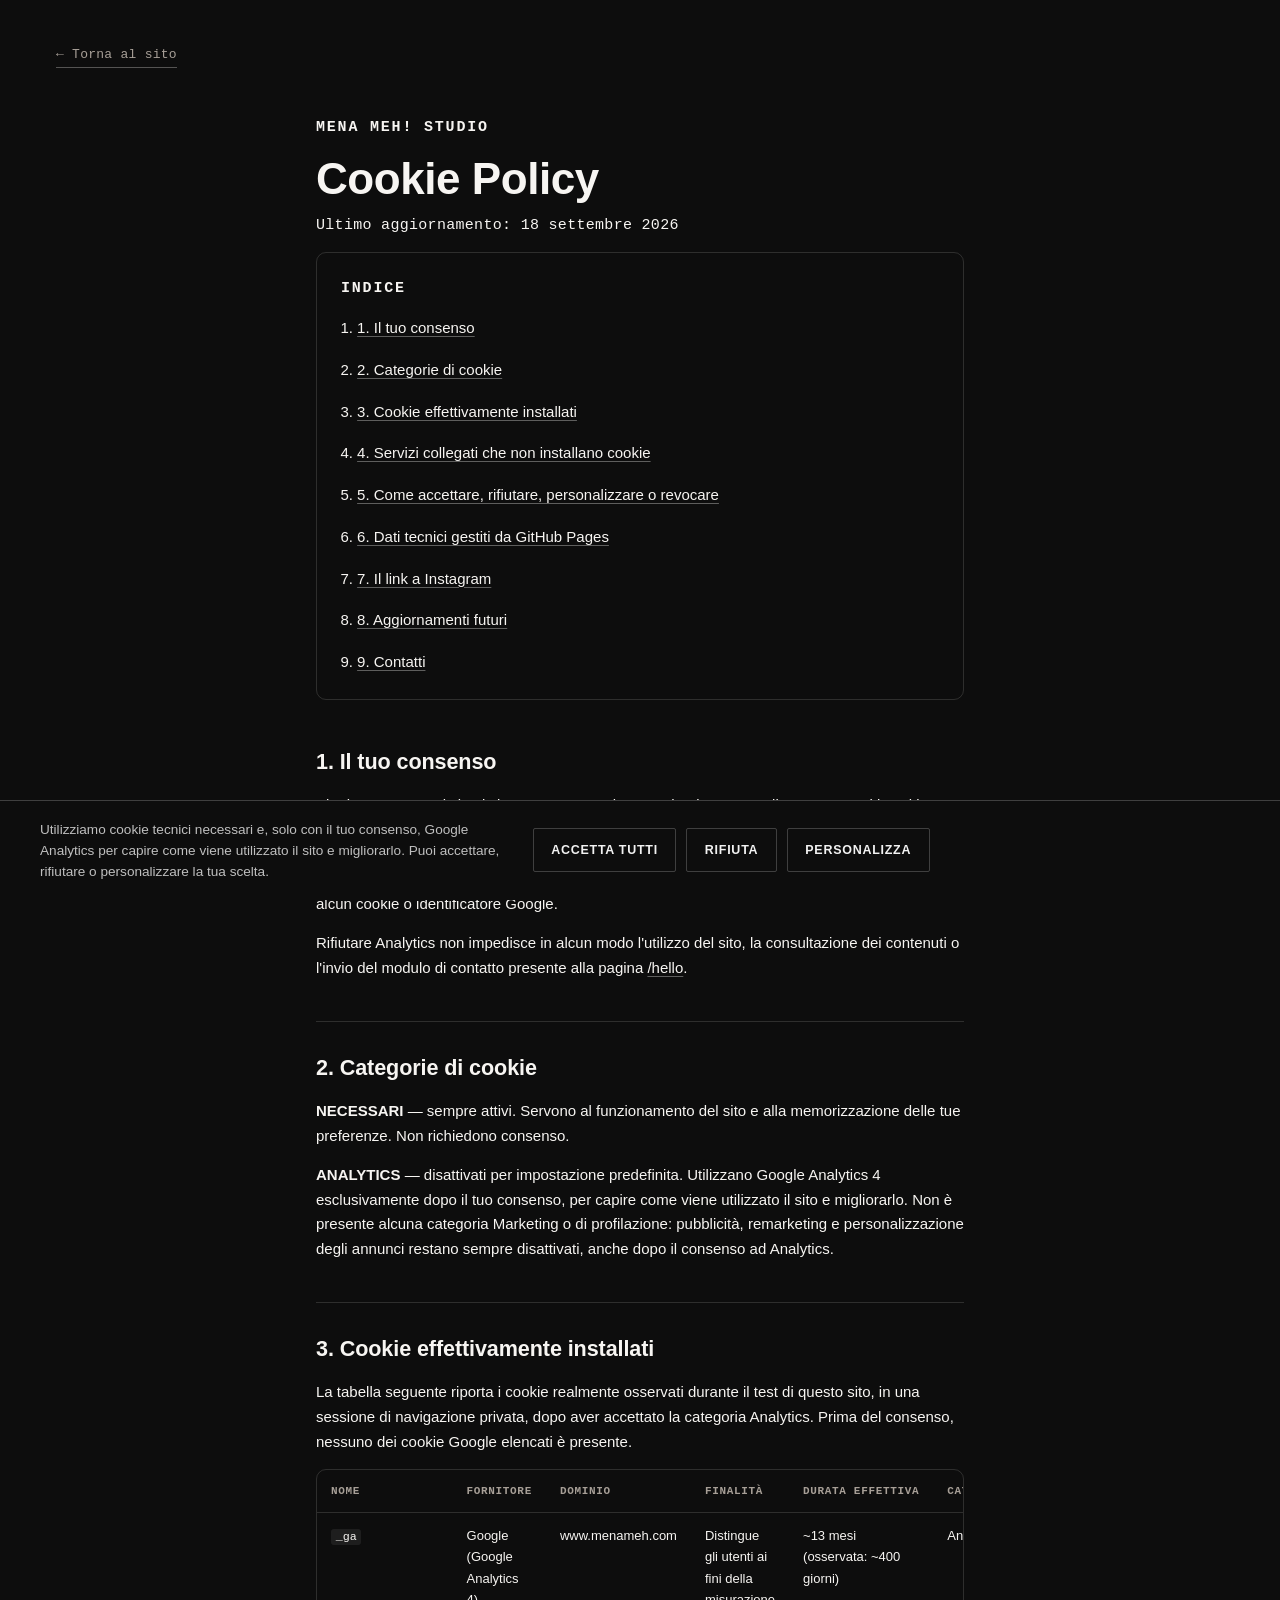
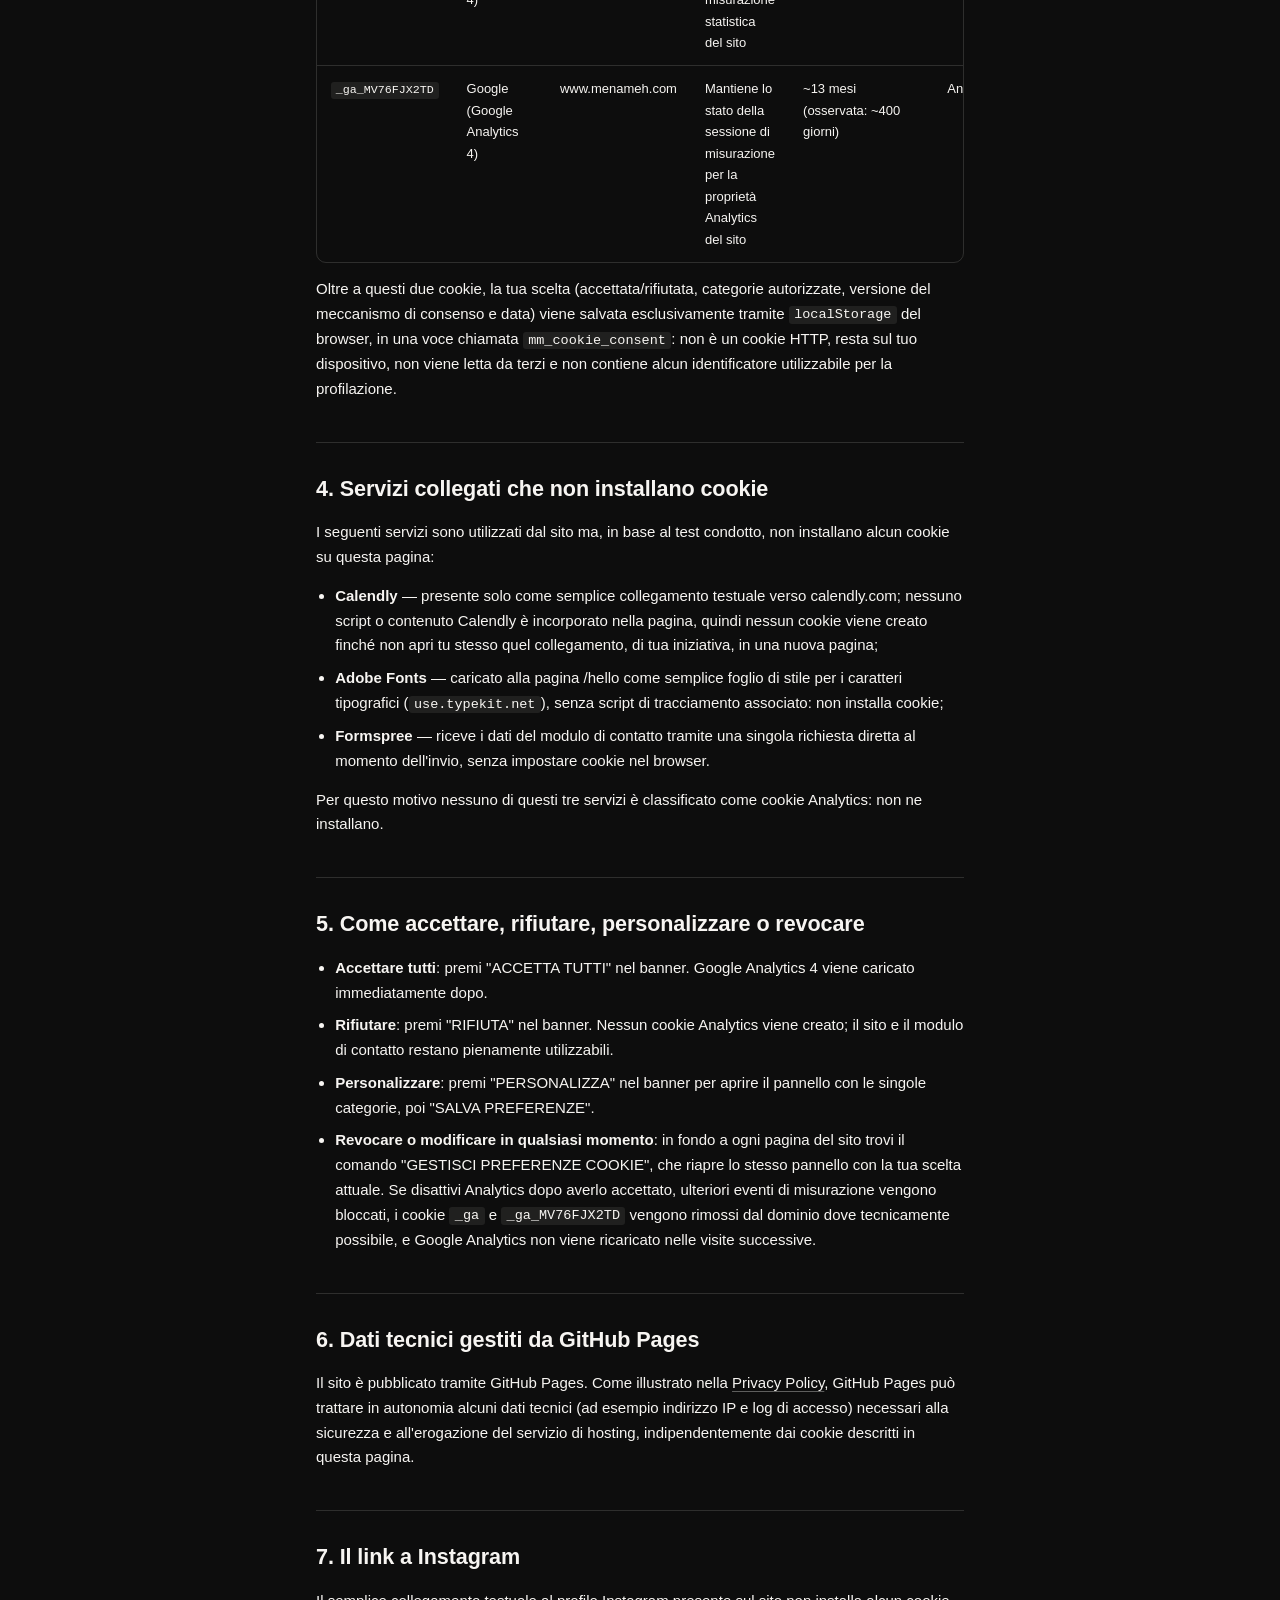
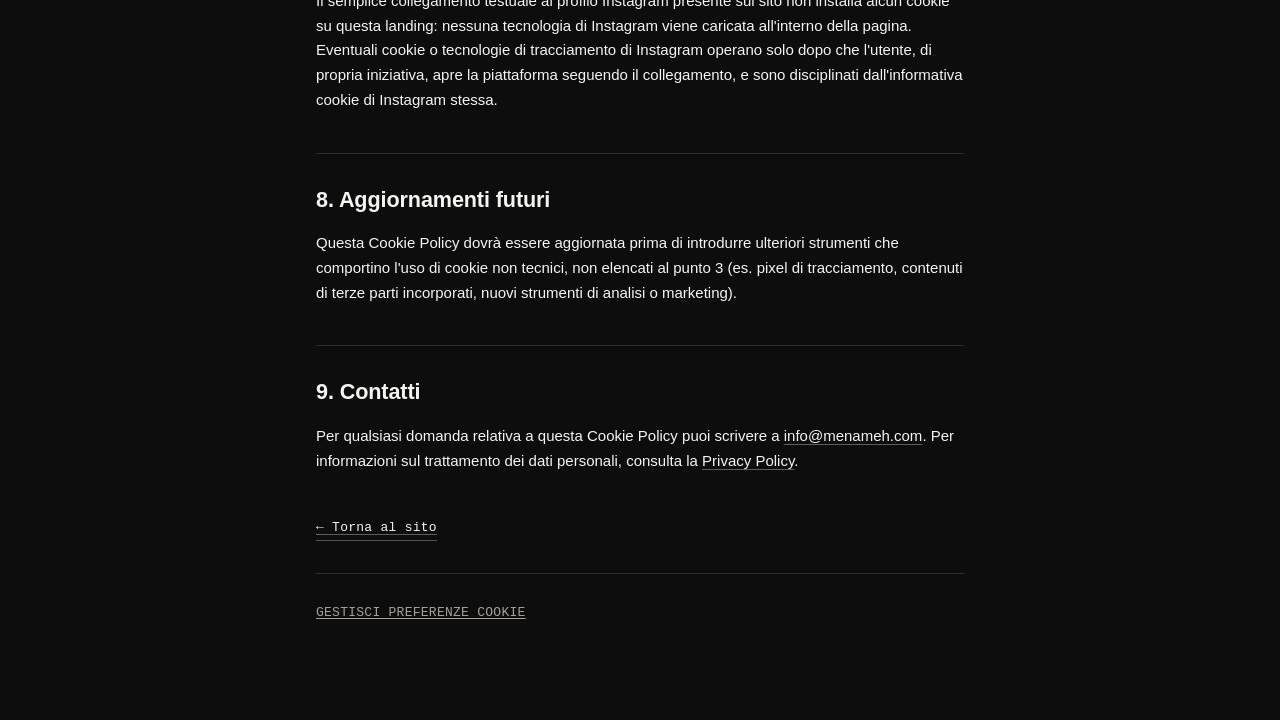
<file: cookie-policy.html>
<!DOCTYPE html>
<html lang="it">
<head>
<meta charset="UTF-8">
<meta name="viewport" content="width=device-width, initial-scale=1">
<title>Cookie Policy — MENA MEH! Studio</title>
<meta name="description" content="Cookie Policy di MENA MEH! Studio: quali cookie utilizziamo, con quale consenso, e come accettare, rifiutare o modificare la tua scelta in qualsiasi momento.">
<meta name="robots" content="noindex, follow">

<link rel="canonical" href="https://www.menameh.com/cookie-policy.html">
<meta name="theme-color" content="#0d0d0d">

<link rel="icon" type="image/svg+xml" href="assets/logo/Logo/Logo_favicon_b.svg">
<link rel="icon" type="image/png" href="assets/logo/Logo/Logo_favicon_b.png">

<link rel="stylesheet" href="legal.css?v=1">
<link rel="stylesheet" href="consent.css?v=1">
</head>
<body>

<a class="skip-link" href="#main">Vai al contenuto principale</a>

<header class="legal-header">
  <a href="./" class="legal-back">← Torna al sito</a>
</header>

<main id="main" class="legal-main">
  <p class="legal-kicker">MENA MEH! Studio</p>
  <h1>Cookie Policy</h1>
  <p class="legal-updated">Ultimo aggiornamento: 18 settembre 2026</p>

  <nav class="legal-toc" aria-label="Indice della pagina">
    <p>Indice</p>
    <ol>
      <li><a href="#consenso">1. Il tuo consenso</a></li>
      <li><a href="#categorie">2. Categorie di cookie</a></li>
      <li><a href="#tabella">3. Cookie effettivamente installati</a></li>
      <li><a href="#servizi-senza-cookie">4. Servizi collegati che non installano cookie</a></li>
      <li><a href="#gestire">5. Come accettare, rifiutare, personalizzare o revocare</a></li>
      <li><a href="#hosting">6. Dati tecnici gestiti da GitHub Pages</a></li>
      <li><a href="#instagram">7. Il link a Instagram</a></li>
      <li><a href="#aggiornamenti">8. Aggiornamenti futuri</a></li>
      <li><a href="#contatti">9. Contatti</a></li>
    </ol>
  </nav>

  <section id="consenso">
    <h2>1. Il tuo consenso</h2>
    <p>Al primo accesso al sito ti viene mostrato un banner che ti permette di accettare tutti i cookie, rifiutarli o personalizzare la tua scelta per categoria. Nessun cookie di Google Analytics viene installato prima che tu acconsenta esplicitamente alla categoria Analytics: fino a quel momento non viene inviata alcuna richiesta a google-analytics.com o googletagmanager.com, né creato alcun cookie o identificatore Google.</p>
    <p>Rifiutare Analytics non impedisce in alcun modo l'utilizzo del sito, la consultazione dei contenuti o l'invio del modulo di contatto presente alla pagina <a href="/hello">/hello</a>.</p>
  </section>

  <section id="categorie">
    <h2>2. Categorie di cookie</h2>
    <p><strong>NECESSARI</strong> — sempre attivi. Servono al funzionamento del sito e alla memorizzazione delle tue preferenze. Non richiedono consenso.</p>
    <p><strong>ANALYTICS</strong> — disattivati per impostazione predefinita. Utilizzano Google Analytics 4 esclusivamente dopo il tuo consenso, per capire come viene utilizzato il sito e migliorarlo. Non è presente alcuna categoria Marketing o di profilazione: pubblicità, remarketing e personalizzazione degli annunci restano sempre disattivati, anche dopo il consenso ad Analytics.</p>
  </section>

  <section id="tabella">
    <h2>3. Cookie effettivamente installati</h2>
    <p>La tabella seguente riporta i cookie realmente osservati durante il test di questo sito, in una sessione di navigazione privata, dopo aver accettato la categoria Analytics. Prima del consenso, nessuno dei cookie Google elencati è presente.</p>
    <div class="legal-table-wrap">
      <table class="legal-table">
        <thead>
          <tr>
            <th scope="col">Nome</th>
            <th scope="col">Fornitore</th>
            <th scope="col">Dominio</th>
            <th scope="col">Finalità</th>
            <th scope="col">Durata effettiva</th>
            <th scope="col">Categoria</th>
            <th scope="col">Momento di attivazione</th>
          </tr>
        </thead>
        <tbody>
          <tr>
            <td data-label="Nome"><code>_ga</code></td>
            <td data-label="Fornitore">Google (Google Analytics 4)</td>
            <td data-label="Dominio">www.menameh.com</td>
            <td data-label="Finalità">Distingue gli utenti ai fini della misurazione statistica del sito</td>
            <td data-label="Durata effettiva">~13 mesi (osservata: ~400 giorni)</td>
            <td data-label="Categoria">Analytics</td>
            <td data-label="Momento di attivazione">Dopo il consenso alla categoria Analytics</td>
          </tr>
          <tr>
            <td data-label="Nome"><code>_ga_MV76FJX2TD</code></td>
            <td data-label="Fornitore">Google (Google Analytics 4)</td>
            <td data-label="Dominio">www.menameh.com</td>
            <td data-label="Finalità">Mantiene lo stato della sessione di misurazione per la proprietà Analytics del sito</td>
            <td data-label="Durata effettiva">~13 mesi (osservata: ~400 giorni)</td>
            <td data-label="Categoria">Analytics</td>
            <td data-label="Momento di attivazione">Dopo il consenso alla categoria Analytics</td>
          </tr>
        </tbody>
      </table>
    </div>
    <p>Oltre a questi due cookie, la tua scelta (accettata/rifiutata, categorie autorizzate, versione del meccanismo di consenso e data) viene salvata esclusivamente tramite <code>localStorage</code> del browser, in una voce chiamata <code>mm_cookie_consent</code>: non è un cookie HTTP, resta sul tuo dispositivo, non viene letta da terzi e non contiene alcun identificatore utilizzabile per la profilazione.</p>
  </section>

  <section id="servizi-senza-cookie">
    <h2>4. Servizi collegati che non installano cookie</h2>
    <p>I seguenti servizi sono utilizzati dal sito ma, in base al test condotto, non installano alcun cookie su questa pagina:</p>
    <ul>
      <li><strong>Calendly</strong> — presente solo come semplice collegamento testuale verso calendly.com; nessuno script o contenuto Calendly è incorporato nella pagina, quindi nessun cookie viene creato finché non apri tu stesso quel collegamento, di tua iniziativa, in una nuova pagina;</li>
      <li><strong>Adobe Fonts</strong> — caricato alla pagina /hello come semplice foglio di stile per i caratteri tipografici (<code>use.typekit.net</code>), senza script di tracciamento associato: non installa cookie;</li>
      <li><strong>Formspree</strong> — riceve i dati del modulo di contatto tramite una singola richiesta diretta al momento dell'invio, senza impostare cookie nel browser.</li>
    </ul>
    <p>Per questo motivo nessuno di questi tre servizi è classificato come cookie Analytics: non ne installano.</p>
  </section>

  <section id="gestire">
    <h2>5. Come accettare, rifiutare, personalizzare o revocare</h2>
    <ul>
      <li><strong>Accettare tutti</strong>: premi "ACCETTA TUTTI" nel banner. Google Analytics 4 viene caricato immediatamente dopo.</li>
      <li><strong>Rifiutare</strong>: premi "RIFIUTA" nel banner. Nessun cookie Analytics viene creato; il sito e il modulo di contatto restano pienamente utilizzabili.</li>
      <li><strong>Personalizzare</strong>: premi "PERSONALIZZA" nel banner per aprire il pannello con le singole categorie, poi "SALVA PREFERENZE".</li>
      <li><strong>Revocare o modificare in qualsiasi momento</strong>: in fondo a ogni pagina del sito trovi il comando "GESTISCI PREFERENZE COOKIE", che riapre lo stesso pannello con la tua scelta attuale. Se disattivi Analytics dopo averlo accettato, ulteriori eventi di misurazione vengono bloccati, i cookie <code>_ga</code> e <code>_ga_MV76FJX2TD</code> vengono rimossi dal dominio dove tecnicamente possibile, e Google Analytics non viene ricaricato nelle visite successive.</li>
    </ul>
  </section>

  <section id="hosting">
    <h2>6. Dati tecnici gestiti da GitHub Pages</h2>
    <p>Il sito è pubblicato tramite GitHub Pages. Come illustrato nella <a href="privacy-policy.html">Privacy Policy</a>, GitHub Pages può trattare in autonomia alcuni dati tecnici (ad esempio indirizzo IP e log di accesso) necessari alla sicurezza e all'erogazione del servizio di hosting, indipendentemente dai cookie descritti in questa pagina.</p>
  </section>

  <section id="instagram">
    <h2>7. Il link a Instagram</h2>
    <p>Il semplice collegamento testuale al profilo Instagram presente sul sito non installa alcun cookie su questa landing: nessuna tecnologia di Instagram viene caricata all'interno della pagina. Eventuali cookie o tecnologie di tracciamento di Instagram operano solo dopo che l'utente, di propria iniziativa, apre la piattaforma seguendo il collegamento, e sono disciplinati dall'informativa cookie di Instagram stessa.</p>
  </section>

  <section id="aggiornamenti">
    <h2>8. Aggiornamenti futuri</h2>
    <p>Questa Cookie Policy dovrà essere aggiornata prima di introdurre ulteriori strumenti che comportino l'uso di cookie non tecnici, non elencati al punto 3 (es. pixel di tracciamento, contenuti di terze parti incorporati, nuovi strumenti di analisi o marketing).</p>
  </section>

  <section id="contatti">
    <h2>9. Contatti</h2>
    <p>Per qualsiasi domanda relativa a questa Cookie Policy puoi scrivere a <a href="mailto:info@menameh.com">info@menameh.com</a>. Per informazioni sul trattamento dei dati personali, consulta la <a href="privacy-policy.html">Privacy Policy</a>.</p>
  </section>

  <p class="legal-back-bottom"><a class="legal-back" href="./">← Torna al sito</a></p>

  <footer class="legal-footer">
    <button type="button" data-cookie-preferences class="legal-footer-btn">GESTISCI PREFERENZE COOKIE</button>
  </footer>
</main>

<script src="consent.js?v=1" defer></script>
</body>
</html>
</file>
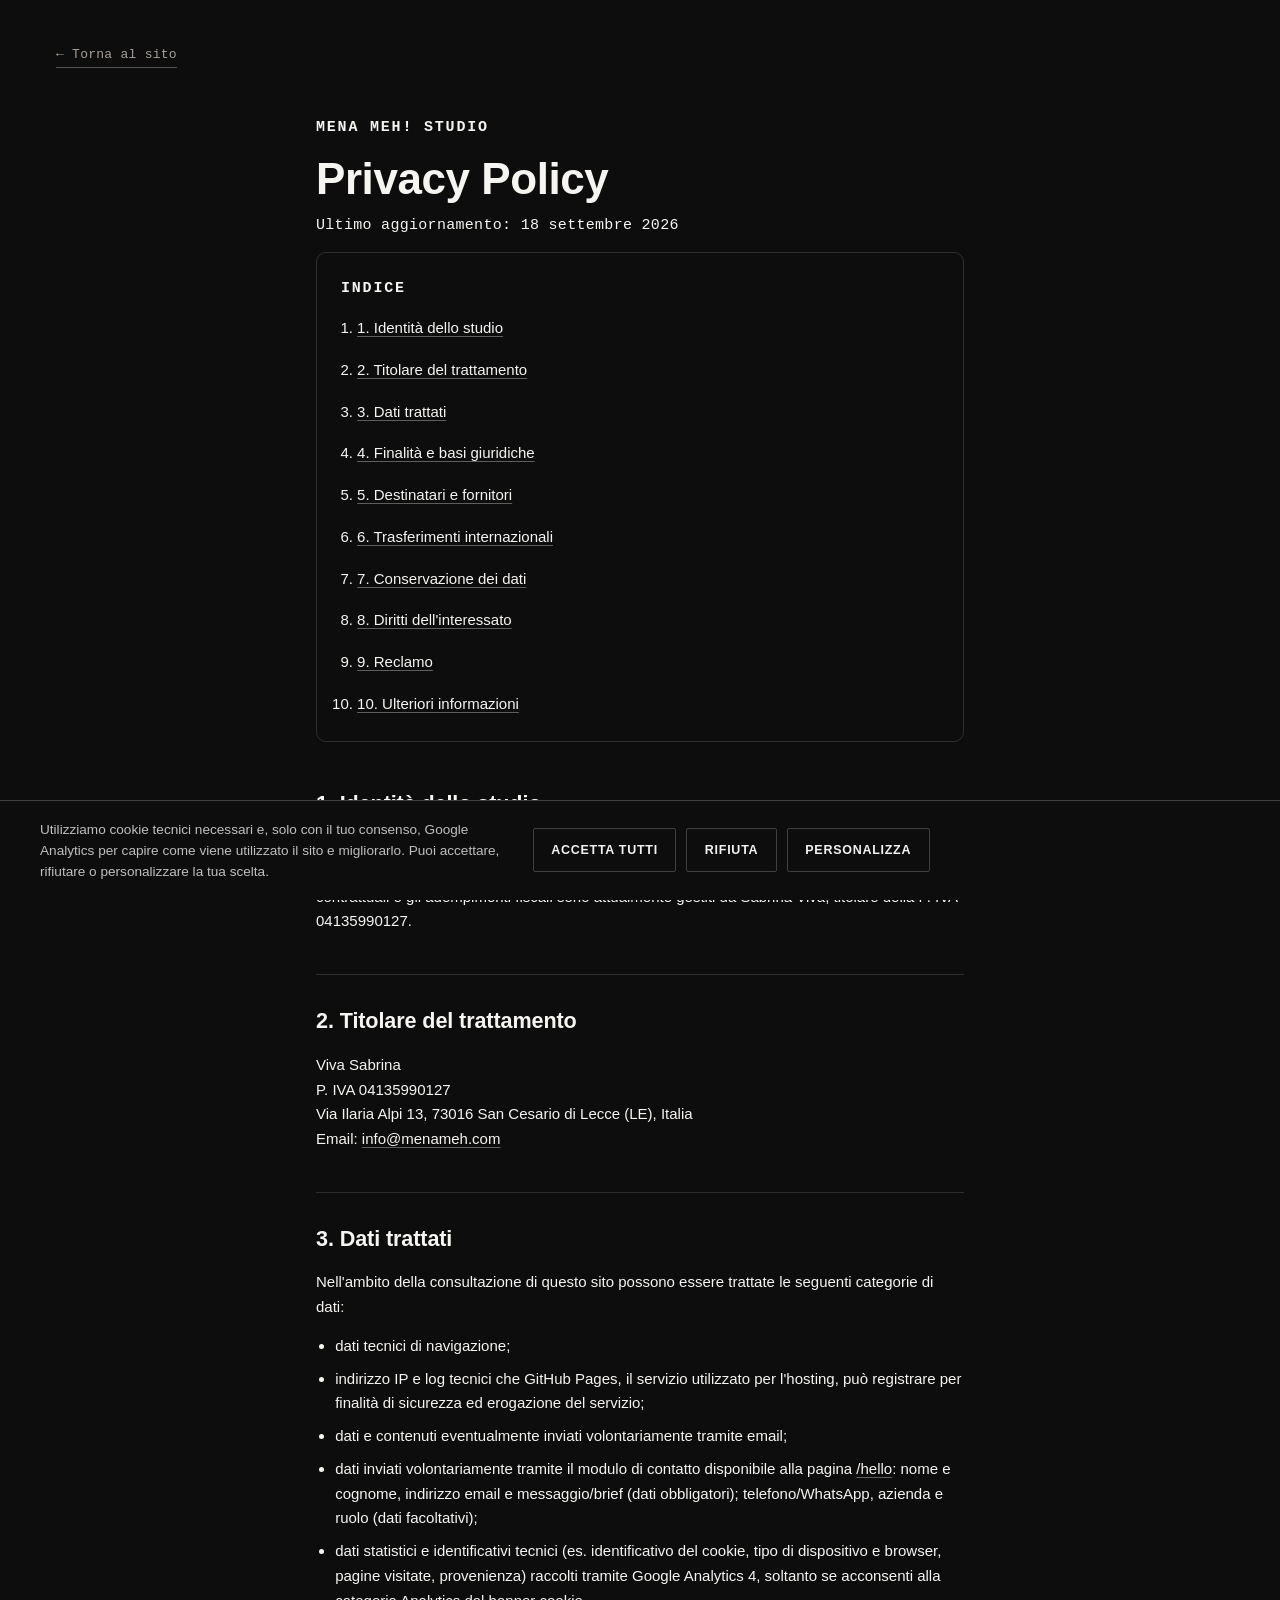
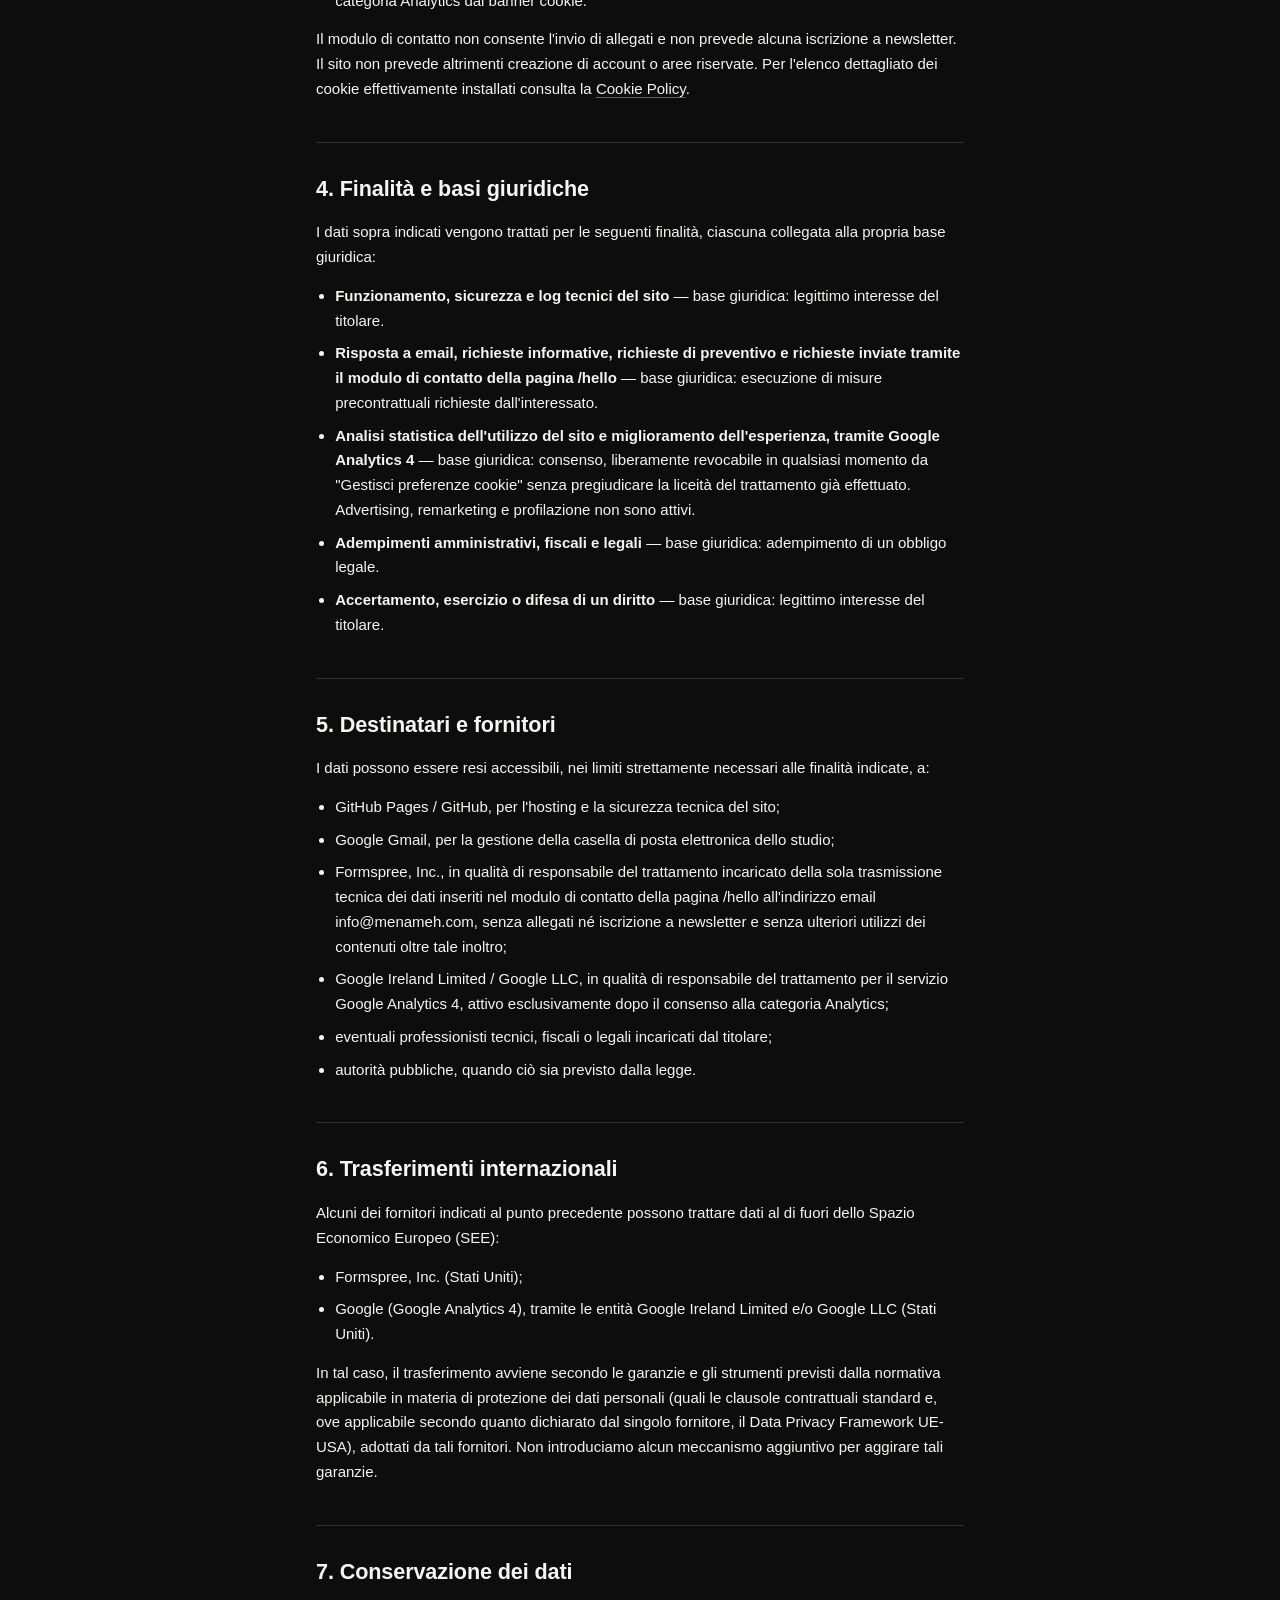
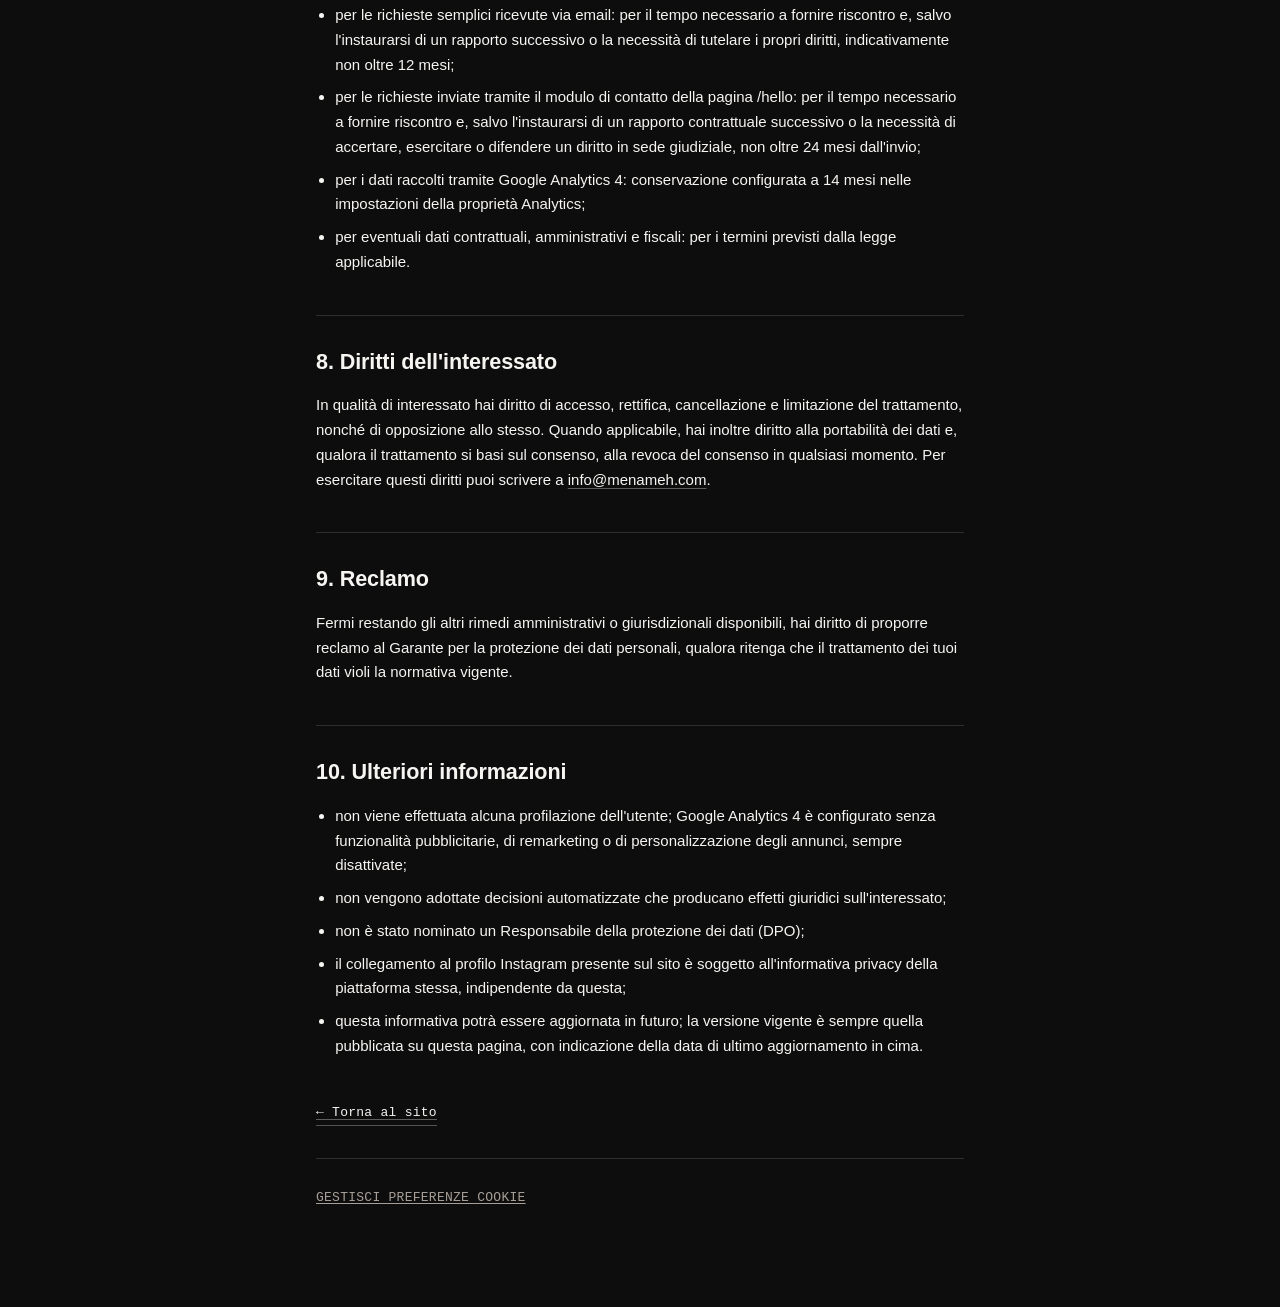
<file: privacy-policy.html>
<!DOCTYPE html>
<html lang="it">
<head>
<meta charset="UTF-8">
<meta name="viewport" content="width=device-width, initial-scale=1">
<title>Privacy Policy — MENA MEH! Studio</title>
<meta name="description" content="Informativa sulla privacy di MENA MEH! Studio: identità del titolare, dati trattati, finalità, conservazione e diritti dell'interessato.">
<meta name="robots" content="noindex, follow">

<link rel="canonical" href="https://www.menameh.com/privacy-policy.html">
<meta name="theme-color" content="#0d0d0d">

<link rel="icon" type="image/svg+xml" href="assets/logo/Logo/Logo_favicon_b.svg">
<link rel="icon" type="image/png" href="assets/logo/Logo/Logo_favicon_b.png">

<link rel="stylesheet" href="legal.css?v=1">
<link rel="stylesheet" href="consent.css?v=1">
</head>
<body>

<a class="skip-link" href="#main">Vai al contenuto principale</a>

<header class="legal-header">
  <a href="./" class="legal-back">← Torna al sito</a>
</header>

<main id="main" class="legal-main">
  <p class="legal-kicker">MENA MEH! Studio</p>
  <h1>Privacy Policy</h1>
  <p class="legal-updated">Ultimo aggiornamento: 18 settembre 2026</p>

  <nav class="legal-toc" aria-label="Indice della pagina">
    <p>Indice</p>
    <ol>
      <li><a href="#identita">1. Identità dello studio</a></li>
      <li><a href="#titolare">2. Titolare del trattamento</a></li>
      <li><a href="#dati">3. Dati trattati</a></li>
      <li><a href="#finalita">4. Finalità e basi giuridiche</a></li>
      <li><a href="#destinatari">5. Destinatari e fornitori</a></li>
      <li><a href="#trasferimenti">6. Trasferimenti internazionali</a></li>
      <li><a href="#conservazione">7. Conservazione dei dati</a></li>
      <li><a href="#diritti">8. Diritti dell'interessato</a></li>
      <li><a href="#reclamo">9. Reclamo</a></li>
      <li><a href="#altro">10. Ulteriori informazioni</a></li>
    </ol>
  </nav>

  <section id="identita">
    <h2>1. Identità dello studio</h2>
    <p>MENA MEH! Studio è un progetto professionale ideato da Sabrina Viva e Luca Bottoni. Non costituisce attualmente un autonomo soggetto giuridico. I servizi professionali, i rapporti contrattuali e gli adempimenti fiscali sono attualmente gestiti da Sabrina Viva, titolare della P. IVA 04135990127.</p>
  </section>

  <section id="titolare">
    <h2>2. Titolare del trattamento</h2>
    <p>
      Viva Sabrina<br>
      P. IVA 04135990127<br>
      Via Ilaria Alpi 13, 73016 San Cesario di Lecce (LE), Italia<br>
      Email: <a href="mailto:info@menameh.com">info@menameh.com</a>
    </p>
  </section>

  <section id="dati">
    <h2>3. Dati trattati</h2>
    <p>Nell'ambito della consultazione di questo sito possono essere trattate le seguenti categorie di dati:</p>
    <ul>
      <li>dati tecnici di navigazione;</li>
      <li>indirizzo IP e log tecnici che GitHub Pages, il servizio utilizzato per l'hosting, può registrare per finalità di sicurezza ed erogazione del servizio;</li>
      <li>dati e contenuti eventualmente inviati volontariamente tramite email;</li>
      <li>dati inviati volontariamente tramite il modulo di contatto disponibile alla pagina <a href="/hello">/hello</a>: nome e cognome, indirizzo email e messaggio/brief (dati obbligatori); telefono/WhatsApp, azienda e ruolo (dati facoltativi);</li>
      <li>dati statistici e identificativi tecnici (es. identificativo del cookie, tipo di dispositivo e browser, pagine visitate, provenienza) raccolti tramite Google Analytics 4, soltanto se acconsenti alla categoria Analytics dal banner cookie.</li>
    </ul>
    <p>Il modulo di contatto non consente l'invio di allegati e non prevede alcuna iscrizione a newsletter. Il sito non prevede altrimenti creazione di account o aree riservate. Per l'elenco dettagliato dei cookie effettivamente installati consulta la <a href="cookie-policy.html">Cookie Policy</a>.</p>
  </section>

  <section id="finalita">
    <h2>4. Finalità e basi giuridiche</h2>
    <p>I dati sopra indicati vengono trattati per le seguenti finalità, ciascuna collegata alla propria base giuridica:</p>
    <ul>
      <li><strong>Funzionamento, sicurezza e log tecnici del sito</strong> — base giuridica: legittimo interesse del titolare.</li>
      <li><strong>Risposta a email, richieste informative, richieste di preventivo e richieste inviate tramite il modulo di contatto della pagina /hello</strong> — base giuridica: esecuzione di misure precontrattuali richieste dall'interessato.</li>
      <li><strong>Analisi statistica dell'utilizzo del sito e miglioramento dell'esperienza, tramite Google Analytics 4</strong> — base giuridica: consenso, liberamente revocabile in qualsiasi momento da "Gestisci preferenze cookie" senza pregiudicare la liceità del trattamento già effettuato. Advertising, remarketing e profilazione non sono attivi.</li>
      <li><strong>Adempimenti amministrativi, fiscali e legali</strong> — base giuridica: adempimento di un obbligo legale.</li>
      <li><strong>Accertamento, esercizio o difesa di un diritto</strong> — base giuridica: legittimo interesse del titolare.</li>
    </ul>
  </section>

  <section id="destinatari">
    <h2>5. Destinatari e fornitori</h2>
    <p>I dati possono essere resi accessibili, nei limiti strettamente necessari alle finalità indicate, a:</p>
    <ul>
      <li>GitHub Pages / GitHub, per l'hosting e la sicurezza tecnica del sito;</li>
      <li>Google Gmail, per la gestione della casella di posta elettronica dello studio;</li>
      <li>Formspree, Inc., in qualità di responsabile del trattamento incaricato della sola trasmissione tecnica dei dati inseriti nel modulo di contatto della pagina /hello all'indirizzo email info@menameh.com, senza allegati né iscrizione a newsletter e senza ulteriori utilizzi dei contenuti oltre tale inoltro;</li>
      <li>Google Ireland Limited / Google LLC, in qualità di responsabile del trattamento per il servizio Google Analytics 4, attivo esclusivamente dopo il consenso alla categoria Analytics;</li>
      <li>eventuali professionisti tecnici, fiscali o legali incaricati dal titolare;</li>
      <li>autorità pubbliche, quando ciò sia previsto dalla legge.</li>
    </ul>
  </section>

  <section id="trasferimenti">
    <h2>6. Trasferimenti internazionali</h2>
    <p>Alcuni dei fornitori indicati al punto precedente possono trattare dati al di fuori dello Spazio Economico Europeo (SEE):</p>
    <ul>
      <li>Formspree, Inc. (Stati Uniti);</li>
      <li>Google (Google Analytics 4), tramite le entità Google Ireland Limited e/o Google LLC (Stati Uniti).</li>
    </ul>
    <p>In tal caso, il trasferimento avviene secondo le garanzie e gli strumenti previsti dalla normativa applicabile in materia di protezione dei dati personali (quali le clausole contrattuali standard e, ove applicabile secondo quanto dichiarato dal singolo fornitore, il Data Privacy Framework UE-USA), adottati da tali fornitori. Non introduciamo alcun meccanismo aggiuntivo per aggirare tali garanzie.</p>
  </section>

  <section id="conservazione">
    <h2>7. Conservazione dei dati</h2>
    <ul>
      <li>per le richieste semplici ricevute via email: per il tempo necessario a fornire riscontro e, salvo l'instaurarsi di un rapporto successivo o la necessità di tutelare i propri diritti, indicativamente non oltre 12 mesi;</li>
      <li>per le richieste inviate tramite il modulo di contatto della pagina /hello: per il tempo necessario a fornire riscontro e, salvo l'instaurarsi di un rapporto contrattuale successivo o la necessità di accertare, esercitare o difendere un diritto in sede giudiziale, non oltre 24 mesi dall'invio;</li>
      <li>per i dati raccolti tramite Google Analytics 4: conservazione configurata a 14 mesi nelle impostazioni della proprietà Analytics;</li>
      <li>per eventuali dati contrattuali, amministrativi e fiscali: per i termini previsti dalla legge applicabile.</li>
    </ul>
  </section>

  <section id="diritti">
    <h2>8. Diritti dell'interessato</h2>
    <p>In qualità di interessato hai diritto di accesso, rettifica, cancellazione e limitazione del trattamento, nonché di opposizione allo stesso. Quando applicabile, hai inoltre diritto alla portabilità dei dati e, qualora il trattamento si basi sul consenso, alla revoca del consenso in qualsiasi momento. Per esercitare questi diritti puoi scrivere a <a href="mailto:info@menameh.com">info@menameh.com</a>.</p>
  </section>

  <section id="reclamo">
    <h2>9. Reclamo</h2>
    <p>Fermi restando gli altri rimedi amministrativi o giurisdizionali disponibili, hai diritto di proporre reclamo al Garante per la protezione dei dati personali, qualora ritenga che il trattamento dei tuoi dati violi la normativa vigente.</p>
  </section>

  <section id="altro">
    <h2>10. Ulteriori informazioni</h2>
    <ul>
      <li>non viene effettuata alcuna profilazione dell'utente; Google Analytics 4 è configurato senza funzionalità pubblicitarie, di remarketing o di personalizzazione degli annunci, sempre disattivate;</li>
      <li>non vengono adottate decisioni automatizzate che producano effetti giuridici sull'interessato;</li>
      <li>non è stato nominato un Responsabile della protezione dei dati (DPO);</li>
      <li>il collegamento al profilo Instagram presente sul sito è soggetto all'informativa privacy della piattaforma stessa, indipendente da questa;</li>
      <li>questa informativa potrà essere aggiornata in futuro; la versione vigente è sempre quella pubblicata su questa pagina, con indicazione della data di ultimo aggiornamento in cima.</li>
    </ul>
  </section>

  <p class="legal-back-bottom"><a class="legal-back" href="./">← Torna al sito</a></p>

  <footer class="legal-footer">
    <button type="button" data-cookie-preferences class="legal-footer-btn">GESTISCI PREFERENZE COOKIE</button>
  </footer>
</main>

<script src="consent.js?v=1" defer></script>
</body>
</html>
</file>
<file: concept.css>
/* =========================================================
   MENA MEH! Studio — "Bello non basta."
   Concept editoriale alternativo alla landing standard.
   ========================================================= */

:root {
  /* Colore */
  --color-bg: #0d0d0d;
  --color-text: #f7f5f2;
  --color-text-muted: #a79f97;
  --color-accent: #61d90b;
  --color-accent-contrast: #0d0d0d;
  --color-border-strong: rgba(247, 245, 242, 0.4);

  /* Tipografia */
  --font-sans: -apple-system, BlinkMacSystemFont, "Segoe UI", Roboto,
    "Helvetica Neue", Arial, sans-serif;
  /* NOTA: "roc-grotesk" non è presente in assets/fonts/ né caricato via
     servizio esterno. La regola è pronta: appena il webfont sarà
     disponibile (file locali + @font-face, o un kit esterno), verrà
     usato automaticamente al posto del fallback di sistema. */
  --font-display: "roc-grotesk", -apple-system, BlinkMacSystemFont, "Segoe UI",
    Roboto, "Helvetica Neue", Arial, sans-serif;
  --font-mono: ui-monospace, "SF Mono", "Cascadia Code", "Roboto Mono", Consolas,
    monospace;

  --gutter: clamp(20px, 4.5vw, 56px);
  --ease: cubic-bezier(0.16, 1, 0.3, 1);
  --transition-fast: 220ms var(--ease);
}

*,
*::before,
*::after {
  box-sizing: border-box;
}

html {
  -webkit-text-size-adjust: 100%;
}

body {
  margin: 0;
  background: var(--color-bg);
  color: var(--color-text);
  font-family: var(--font-sans);
  overflow-x: hidden;
}

img {
  display: block;
  max-width: 100%;
  height: auto;
}

a {
  color: inherit;
}

/* ---------- Accessibilità ---------- */
.skip-link {
  position: absolute;
  top: -100%;
  left: var(--gutter);
  z-index: 100;
  padding: 12px 20px;
  background: var(--color-accent);
  color: var(--color-accent-contrast);
  font-weight: 700;
  text-decoration: none;
  border-radius: 3px;
  transition: top var(--transition-fast);
}

.skip-link:focus {
  top: 16px;
}

a:focus-visible,
button:focus-visible {
  outline: 2px solid var(--color-accent);
  outline-offset: 4px;
}

/* ---------- Stage (schermata unica, manifesto) ---------- */
.stage {
  position: relative;
  display: flex;
  flex-direction: column;
  min-height: 100vh;
  min-height: 100svh;
  min-height: 100dvh;
  overflow: hidden;
}

.stage__media {
  position: absolute;
  inset: 0;
  background-image: url("assets/images/image/hero-background-green-accent.jpg");
  background-size: cover;
  background-position: 78% 28%;
  filter: contrast(1.15) brightness(0.92);
  transform: scale(1.02);
  animation: mediaDrift 30s var(--ease) infinite alternate;
}

@keyframes mediaDrift {
  from { transform: scale(1.02) translate3d(0, 0, 0); }
  to { transform: scale(1.09) translate3d(-1%, -1%, 0); }
}

.stage__scrim {
  position: absolute;
  inset: 0;
  background:
    linear-gradient(0deg, rgba(6, 5, 5, 0.85) 0%, rgba(6, 5, 5, 0.15) 38%, rgba(6, 5, 5, 0.55) 100%),
    linear-gradient(100deg, rgba(6, 5, 5, 0.92) 0%, rgba(6, 5, 5, 0.35) 46%, rgba(6, 5, 5, 0.05) 78%);
}

/* ---------- Header ---------- */
.stage__header {
  position: relative;
  z-index: 3;
  display: flex;
  flex-direction: column;
  align-items: flex-start;
  gap: 16px;
  padding: var(--gutter) var(--gutter) 0;
}

.brand {
  display: inline-flex;
  text-decoration: none;
  line-height: 0;
  opacity: 0;
  animation: fadeIn 600ms var(--ease) 80ms forwards;
}

.brand__logo {
  width: clamp(216px, 19.8vw, 270px);
  height: auto;
  /* Il file sorgente del logo ha il tracciato in nero: viene forzato in
     bianco via filtro per garantire contrasto sullo sfondo scuro, senza
     modificare l'asset originale. */
  filter: brightness(0) invert(1);
}

.kicker {
  display: flex;
  align-items: center;
  gap: 10px;
  margin: 0;
  color: var(--color-text-muted);
  font-family: var(--font-display);
  font-size: 12px;
  font-weight: 700;
  letter-spacing: 0.12em;
  text-transform: uppercase;
  opacity: 0;
  animation: fadeIn 600ms var(--ease) 200ms forwards;
}

.kicker__accent {
  color: var(--color-accent);
}

.kicker__dot {
  display: inline-block;
  width: 6px;
  height: 6px;
  border-radius: 50%;
  background: var(--color-accent);
  animation: pulse 2.4s ease-in-out infinite;
  flex-shrink: 0;
}

@keyframes pulse {
  0%, 100% { opacity: 1; transform: scale(1); }
  50% { opacity: 0.35; transform: scale(0.7); }
}

/* ---------- Etichetta verticale ---------- */
.tag-vertical {
  position: absolute;
  right: clamp(14px, 2.4vw, 28px);
  top: 50%;
  z-index: 3;
  transform: translateY(-50%) rotate(180deg);
  writing-mode: vertical-rl;
  color: var(--color-text-muted);
  font-family: var(--font-display);
  font-size: 11px;
  font-weight: 700;
  letter-spacing: 0.24em;
  text-transform: uppercase;
  opacity: 0.6;
  pointer-events: none;
}

/* ---------- Contenuto principale ---------- */
.stage__main {
  position: relative;
  z-index: 2;
  flex: 1;
  display: flex;
  flex-direction: column;
  justify-content: flex-end;
  padding: 24px var(--gutter) 8px;
}

.headline {
  margin: 0;
  display: flex;
  flex-direction: column;
  gap: 0;
  font-family: var(--font-display);
  font-size: clamp(3.6rem, 1.6rem + 11vw, 10.5rem);
  font-weight: 800;
  font-style: normal;
  line-height: 0.86;
  letter-spacing: -0.03em;
  text-transform: uppercase;
}

.headline__word {
  display: inline-block;
  width: fit-content;
}

.headline__word--bello {
  /* "BELLO" non è più testo HTML: è un SVG inline con veri tracciati
     <path> (contorni del font Roboto Black, vedi generate_bello_svg.py),
     per eliminare in modo definitivo e indipendente dal browser il difetto
     di rendering che affliggeva "-webkit-text-stroke" su Safari/macOS
     (doppio contorno leggermente disallineato sulla "B"): un vettore
     disegnato con <path> non dipende dal motore di text-rendering né da
     compositing/layer GPU del browser.
     - width: stessa larghezza tipografica del testo originale (somma degli
       avanzamenti dei glifi B-E-L-L-O con letter-spacing:-0.03em, espressa
       in em così resta legata a font-size ed è quindi comunque "responsive");
     - height:auto: il rapporto intrinseco dell'SVG (dal viewBox) è 0.86,
       identico al line-height:0.86 di .headline — stesso ingombro verticale
       del testo originale, quindi stessa distanza da "NON BASTA."; viene
       sovrascritto in em nei due breakpoint qui sotto in cui .headline
       cambia line-height, per restare identico in ogni caso. */
  display: inline-block;
  width: 2.8595em;
  height: auto;
  overflow: visible;
  opacity: 0;
  animation: fadeInOpacity 700ms var(--ease) 260ms forwards;
}

.headline__word--bello path {
  /* Stato normale: interno trasparente, contorno nel verde del brand su
     tutte le lettere B-E-L-L-O (in precedenza il contorno era nel colore
     testo/bianco; ora è var(--color-accent) su tutta la parola, identico
     su desktop e mobile). vector-effect: non-scaling-stroke rende lo
     spessore dello stroke indipendente dallo scaling interno dell'SVG
     (proprio come lo era da -webkit-text-stroke rispetto al font-size),
     così lo stesso clamp() "fluido" già approvato per lo spessore resta
     valido invariato. */
  fill: transparent;
  stroke: var(--color-accent);
  stroke-width: clamp(1px, 0.35vw, 2px);
  stroke-linejoin: round;
  stroke-linecap: round;
  vector-effect: non-scaling-stroke;
  transition: fill 380ms ease, stroke 380ms ease;
}

.headline__word--bello.is-active path {
  fill: var(--color-accent);
  stroke: var(--color-accent);
}

.headline__word--basta {
  opacity: 0;
  animation: fadeIn 700ms var(--ease) 420ms forwards;
}

.headline__highlight {
  display: inline-block;
  color: var(--color-text);
}

/* ---------- Testo e azioni ---------- */
.stage__foot {
  display: flex;
  flex-wrap: wrap;
  align-items: flex-end;
  justify-content: space-between;
  gap: 28px;
  margin-top: 28px;
}

.lede {
  margin: 0;
  max-width: 40ch;
  color: var(--color-text-muted);
  font-size: clamp(0.95rem, 0.85rem + 0.4vw, 1.1rem);
  line-height: 1.55;
  opacity: 0;
  animation: fadeIn 700ms var(--ease) 560ms forwards;
}

.actions {
  display: flex;
  flex-direction: column;
  align-items: flex-start;
  gap: 14px;
  opacity: 0;
  animation: fadeIn 700ms var(--ease) 680ms forwards;
}

.cta {
  position: relative;
  isolation: isolate;
  display: inline-flex;
  align-items: center;
  gap: 12px;
  padding: 15px 26px;
  border: 1px solid var(--color-border-strong);
  border-radius: 999px;
  color: var(--color-text);
  font-family: var(--font-display);
  font-size: clamp(0.95rem, 0.85rem + 0.3vw, 1.05rem);
  font-weight: 700;
  font-style: normal;
  letter-spacing: 0.04em;
  text-transform: uppercase;
  text-decoration: none;
  transition: color var(--transition-fast), border-color var(--transition-fast);
}

.cta__pill {
  position: absolute;
  inset: 0;
  z-index: -1;
  background: var(--color-accent);
  border-radius: inherit;
  transform: scaleX(0);
  transform-origin: left center;
  transition: transform 380ms var(--ease);
}

.cta:hover,
.cta:focus-visible {
  color: var(--color-accent-contrast);
  border-color: var(--color-accent);
}

.cta:hover .cta__pill,
.cta:focus-visible .cta__pill {
  transform: scaleX(1);
}

.cta__arrow {
  transition: transform var(--transition-fast);
}

.cta:hover .cta__arrow,
.cta:focus-visible .cta__arrow {
  transform: translateX(5px);
}

.cta:active {
  transform: translateY(1px);
}

.ig-link {
  padding: 4px 2px;
  color: var(--color-text-muted);
  font-family: var(--font-display);
  font-size: 13px;
  font-weight: 700;
  letter-spacing: 0.03em;
  text-decoration: underline;
  text-decoration-color: rgba(247, 245, 242, 0.35);
  text-underline-offset: 4px;
  transition: color var(--transition-fast), text-decoration-color var(--transition-fast);
}

.ig-link:hover,
.ig-link:focus-visible {
  color: var(--color-accent);
  text-decoration-color: var(--color-accent);
}

@keyframes fadeIn {
  from { opacity: 0; transform: translateY(10px); }
  to { opacity: 1; transform: translateY(0); }
}

/* Usata solo da .headline__word--bello: nessuna trasformazione, per
   evitare qualunque promozione a layer GPU su questo elemento. */
@keyframes fadeInOpacity {
  from { opacity: 0; }
  to { opacity: 1; }
}

/* ---------- Firma ---------- */
.stage__signature {
  position: relative;
  z-index: 3;
  display: flex;
  flex-wrap: wrap;
  /* align-items era "baseline": con l'aggiunta della riga legale il primo
     elemento (.stage__signature-group) è diventato un blocco a due righe,
     per cui "flex-end" (allineamento al bordo inferiore) riproduce con
     maggiore affidabilità lo stesso rapporto visivo che c'era prima tra
     la firma e "Index — 001 / 2026", evitando l'ambiguità della baseline
     su un blocco multi-riga. */
  align-items: flex-end;
  justify-content: space-between;
  gap: 12px;
  padding: 18px var(--gutter) 20px;
}

.stage__signature-group {
  /* Raggruppa la firma del brand e la riga legale in un unico elemento
     flex, così "Index — 001 / 2026" resta un secondo elemento distinto,
     allineato al bordo destro/inferiore come prima — non si sovrappone
     mai alla nuova riga legale, che sta sotto la firma nello stesso
     gruppo. */
  display: flex;
  flex-direction: column;
  gap: 4px;
  min-width: 0;
}

.stage__signature-brand {
  margin: 0;
  color: var(--color-text);
  font-family: var(--font-display);
  font-size: 12px;
  font-weight: 800;
  letter-spacing: 0.08em;
}

.stage__signature-tag {
  margin-left: 10px;
  color: var(--color-text-muted);
  font-weight: 500;
  letter-spacing: 0.02em;
  text-transform: none;
}

.legal-line {
  /* Riga legale minima, volutamente secondaria: stessa famiglia e stesso
     trattamento "fine print" di .index-tag (font-mono, colore muted,
     opacità ridotta), dimensione molto contenuta ma leggibile. Nessun
     posizionamento assoluto: fa parte del normale flusso del footer,
     quindi non può mai sovrapporsi a "Index — 001 / 2026" (elemento
     separato nello stesso .stage__signature) e va a capo in modo
     ordinato come testo normale se lo spazio è insufficiente. */
  margin: 0;
  color: var(--color-text-muted);
  font-family: var(--font-mono);
  font-size: 10px;
  letter-spacing: 0.03em;
  opacity: 0.7;
}

.legal-line a {
  color: var(--color-text-muted);
  text-decoration: underline;
  text-decoration-color: rgba(247, 245, 242, 0.35);
  text-underline-offset: 2px;
  transition: color var(--transition-fast), text-decoration-color var(--transition-fast);
}

.legal-line a:hover,
.legal-line a:focus-visible {
  color: var(--color-accent);
  text-decoration-color: var(--color-accent);
}

.legal-line-btn {
  appearance: none;
  background: none;
  border: none;
  padding: 0;
  margin: 0;
  font: inherit;
  color: var(--color-text-muted);
  text-decoration: underline;
  text-decoration-color: rgba(247, 245, 242, 0.35);
  text-underline-offset: 2px;
  cursor: pointer;
  transition: color var(--transition-fast), text-decoration-color var(--transition-fast);
}

.legal-line-btn:hover,
.legal-line-btn:focus-visible {
  color: var(--color-accent);
  text-decoration-color: var(--color-accent);
}

.index-tag {
  margin: 0;
  color: var(--color-text-muted);
  font-family: var(--font-mono);
  font-size: 11px;
  letter-spacing: 0.08em;
  opacity: 0.6;
}

/* ---------- Breakpoints ---------- */

@media (max-width: 1024px) {
  .stage__media {
    background-position: 82% 24%;
  }
}

@media (max-width: 768px) {
  .headline {
    font-size: clamp(3.1rem, 1.4rem + 12vw, 6rem);
  }

  .stage__media {
    background-position: 74% 18%;
  }

  .tag-vertical {
    display: none;
  }
}

@media (max-width: 600px) {
  /* Sotto i 600px il contenuto resta nel normale flusso del documento
     (header → main → firma), senza posizionamenti assoluti né altezze
     fisse. Tutti gli spazi verticali (padding, gap, margini) sono
     espressi con clamp() legati a dvh/vw: si riducono in automatico
     sugli schermi bassi e crescono, entro un limite, su quelli alti —
     niente più salto netto legato a un singolo breakpoint o a un
     valore in px fisso. */

  .stage__header {
    padding: clamp(16px, 4dvh, 28px) clamp(16px, 5vw, 24px) 0;
    gap: clamp(10px, 1.8dvh, 16px);
  }

  .stage__main {
    /* flex: 1 (ereditato) fa sì che il main occupi lo spazio libero
       tra header e firma; "space-evenly" distribuisce l'eventuale
       eccesso in tre punti (sopra il titolo, tra titolo e testo/CTA,
       sotto Instagram) invece di concentrarlo in un unico blocco
       ridosso alla firma, come accadeva con flex-end/flex-start o
       con una semplice centratura. */
    justify-content: space-evenly;
    padding: clamp(20px, 4dvh, 36px) clamp(16px, 5vw, 24px) clamp(6px, 1dvh, 10px);
  }

  .headline {
    font-size: clamp(2.6rem, 1.2rem + 15vw, 4.4rem);
    line-height: 0.92;
  }

  .headline__word--bello {
    /* Rispecchia il line-height:0.92 di .headline in questo breakpoint,
       così l'ingombro verticale dell'SVG (e la distanza da "NON BASTA.")
       resta identico a quello del testo originale anche qui. Dimensione,
       posizione e allineamento restano quindi invariati: cambia soltanto
       il trattamento grafico qui sotto. */
    height: 0.92em;
    /* Sotto i 600px "BELLO" resta comunque visibile fin da subito, senza
       l'animazione di ingresso a opacità. */
    opacity: 1;
    animation: none;
  }

  .headline__word--bello path {
    /* Sotto i 600px "BELLO" è completamente riempita di verde brand su
       tutte le lettere B-E-L-L-O (non più solo contorno): fill e stroke
       coincidono. Dichiarata dopo la regola desktop ".headline__word--bello
       path" più in alto e con la stessa specificità di selettore (una
       classe + un elemento): essendo successiva nel foglio di stile,
       vince sempre in questo breakpoint senza bisogno di !important. */
    fill: #61d90b;
    stroke: #61d90b;
  }

  .stage__foot {
    flex-direction: column;
    align-items: flex-start;
    justify-content: flex-start;
    gap: clamp(14px, 2.4dvh, 22px);
    margin-top: clamp(18px, 3.2dvh, 32px);
  }

  .lede {
    max-width: 100%;
  }

  .actions {
    width: 100%;
    gap: clamp(10px, 1.6dvh, 16px);
  }

  .cta {
    width: 100%;
    justify-content: center;
    gap: clamp(8px, 1.6vw, 12px);
    /* Testo più lungo ("Diventa inconfondibile") su schermi stretti:
       riduzione moderata e fluida di dimensione e tracking, senza
       toccare padding, bordo o animazioni del pulsante. */
    font-size: clamp(0.78rem, 0.586rem + 0.97vw, 0.95rem);
    letter-spacing: clamp(0.02em, -0.003em + 0.0072vw, 0.04em);
  }

  .cta__label {
    white-space: nowrap;
  }

  .stage__signature {
    padding:
      clamp(14px, 2.6dvh, 20px)
      clamp(16px, 5vw, 24px)
      max(14px, env(safe-area-inset-bottom));
  }

  .stage__signature-tag {
    display: block;
    margin-left: 0;
    margin-top: 2px;
  }

  .stage__media {
    /* Il segno grafico verde è parte dell'immagine di sfondo (non un
       elemento separato): lo si porta più in alto in modo fluido
       così da restare "in composizione" senza invadere l'area del
       testo, anziché restare ancorato a una coordinata fissa. */
    background-position: 74% clamp(12%, 8dvh, 24%);
  }
}

/* Ulteriore compattazione SOLO in base all'altezza disponibile (mai
   legata a modelli di telefono specifici): sugli schermi bassi si
   riducono ancora un po' padding, gap, titolo, CTA e posizione dello
   sfondo, mantenendo tutto nel flusso e senza mai tagliare testo o
   firma — se lo spazio non basta comunque, la pagina scorre. */
@media (max-width: 600px) and (max-height: 700px) {
  .stage__header {
    padding-top: clamp(12px, 2.6dvh, 18px);
    gap: clamp(8px, 1.4dvh, 12px);
  }

  .stage__main {
    padding-top: clamp(14px, 2.6dvh, 22px);
  }

  .headline {
    font-size: clamp(2.3rem, 1rem + 13vw, 3.6rem);
    line-height: 0.9;
  }

  .headline__word--bello {
    /* Idem: rispecchia il line-height:0.9 di .headline in questo
       breakpoint (schermi bassi). */
    height: 0.9em;
  }

  .stage__foot {
    gap: clamp(12px, 2dvh, 16px);
    margin-top: clamp(14px, 2.4dvh, 20px);
  }

  .cta {
    padding-top: clamp(12px, 1.6dvh, 15px);
    padding-bottom: clamp(12px, 1.6dvh, 15px);
  }

  .stage__signature {
    padding-top: clamp(10px, 1.8dvh, 14px);
    padding-bottom: max(10px, env(safe-area-inset-bottom));
  }

  .stage__media {
    background-position: 74% clamp(8%, 5dvh, 16%);
  }
}

/* ---------- Movimento ridotto / touch ---------- */
@media (prefers-reduced-motion: reduce) {
  .stage__media {
    animation: none;
    transform: scale(1);
  }

  .brand,
  .kicker,
  .headline__word--bello,
  .headline__word--basta,
  .lede,
  .actions {
    animation: none;
    opacity: 1;
    transform: none;
  }

  .kicker__dot {
    animation: none;
  }
}

@media (hover: none) {
  .headline__word--bello path {
    transition: none;
  }
}
</file>
<file: consent.css>
/* =========================================================
   consent.css — MENA MEH! Studio
   Banner e pannello di consenso cookie. Foglio di stile
   autonomo, condiviso da tutte le pagine del sito: usa variabili
   proprie (prefisso --mmc-) per non dipendere dai token di
   concept.css/legal.css né entrare in conflitto con essi, e non
   presuppone alcun font esterno già caricato dalla pagina ospite.
   ========================================================= */

:root {
  --mmc-bg: #0d0d0d;
  --mmc-text: #f2f2f2;
  --mmc-text-muted: #bfbfbf;
  --mmc-accent: #61d90b;
  --mmc-border: rgba(242, 242, 242, 0.22);
  --mmc-font: -apple-system, BlinkMacSystemFont, "Segoe UI", Roboto,
    "Helvetica Neue", Arial, sans-serif;
}

#mmc-root {
  font-family: var(--mmc-font);
  color: var(--mmc-text);
}

#mmc-root * {
  box-sizing: border-box;
}

#mmc-root a:focus-visible,
#mmc-root button:focus-visible,
#mmc-root input:focus-visible {
  outline: 2px solid var(--mmc-accent);
  outline-offset: 2px;
}

/* ---------- Banner ---------- */

.mmc-banner {
  position: fixed;
  left: 0;
  right: 0;
  bottom: 0;
  z-index: 999999;
  display: flex;
  flex-wrap: wrap;
  align-items: center;
  gap: 16px 24px;
  padding: 18px clamp(16px, 4vw, 40px);
  padding-bottom: max(18px, env(safe-area-inset-bottom));
  background: var(--mmc-bg);
  border-top: 1px solid var(--mmc-border);
}

@media (prefers-reduced-motion: no-preference) {
  .mmc-banner {
    animation: mmc-slide-up 0.35s ease-out;
  }
}

@keyframes mmc-slide-up {
  from {
    transform: translateY(100%);
  }
  to {
    transform: translateY(0);
  }
}

.mmc-banner__text {
  flex: 1 1 360px;
  margin: 0;
  font-size: 0.85rem;
  line-height: 1.55;
  color: var(--mmc-text-muted);
  max-width: 62ch;
}

.mmc-banner__actions {
  display: flex;
  flex-wrap: wrap;
  gap: 10px;
  flex: 0 0 auto;
}

/* ---------- Pulsanti (stessa leggibilità, nessuna gerarchia visiva) ---------- */

.mmc-btn {
  appearance: none;
  min-height: 44px;
  padding: 0.7em 1.4em;
  background: transparent;
  color: var(--mmc-text);
  border: 1px solid var(--mmc-border);
  border-radius: 2px;
  font-family: inherit;
  font-size: 0.78rem;
  font-weight: 600;
  letter-spacing: 0.06em;
  text-transform: uppercase;
  cursor: pointer;
  white-space: nowrap;
  transition: border-color 0.2s ease, color 0.2s ease;
}

@media (hover: hover) and (pointer: fine) {
  .mmc-btn:hover {
    border-color: var(--mmc-accent);
  }
}

/* ---------- Overlay + pannello di personalizzazione ---------- */

.mmc-overlay {
  position: fixed;
  inset: 0;
  z-index: 1000000;
  display: flex;
  align-items: center;
  justify-content: center;
  padding: 20px;
  background: rgba(0, 0, 0, 0.6);
}

.mmc-overlay[hidden] {
  display: none;
}

.mmc-panel {
  width: 100%;
  max-width: 440px;
  max-height: min(600px, 90vh);
  overflow-y: auto;
  background: var(--mmc-bg);
  border: 1px solid var(--mmc-border);
  border-radius: 2px;
  padding: 28px;
}

.mmc-panel__head {
  display: flex;
  align-items: flex-start;
  justify-content: space-between;
  gap: 16px;
  margin-bottom: 12px;
}

.mmc-panel__title {
  margin: 0;
  font-size: 1.05rem;
  font-weight: 700;
  line-height: 1.3;
}

.mmc-panel__close {
  appearance: none;
  flex: 0 0 auto;
  width: 44px;
  height: 44px;
  display: grid;
  place-items: center;
  background: transparent;
  color: var(--mmc-text);
  border: 1px solid var(--mmc-border);
  border-radius: 2px;
  font-size: 1.3rem;
  line-height: 1;
  cursor: pointer;
}

.mmc-panel__desc {
  margin: 0 0 20px;
  font-size: 0.85rem;
  line-height: 1.55;
  color: var(--mmc-text-muted);
}

.mmc-category {
  padding: 16px 0;
  border-top: 1px solid var(--mmc-border);
}

.mmc-category:last-of-type {
  border-bottom: 1px solid var(--mmc-border);
}

.mmc-category__head {
  display: flex;
  align-items: center;
  justify-content: space-between;
  gap: 16px;
  min-height: 44px;
}

.mmc-category__name {
  font-size: 0.8rem;
  font-weight: 700;
  letter-spacing: 0.06em;
  text-transform: uppercase;
  cursor: default;
}

label.mmc-category__name {
  cursor: pointer;
}

.mmc-category__desc {
  margin: 8px 0 0;
  font-size: 0.82rem;
  line-height: 1.55;
  color: var(--mmc-text-muted);
}

.mmc-panel__actions {
  margin-top: 20px;
}

.mmc-panel__actions .mmc-btn {
  width: 100%;
}

/* ---------- Checkbox (stesso linguaggio del modulo di contatto) ---------- */

.mmc-checkbox {
  display: inline-flex;
  align-items: center;
  min-width: 44px;
  min-height: 44px;
  justify-content: center;
}

.mmc-checkbox input[type="checkbox"] {
  appearance: none;
  width: 20px;
  height: 20px;
  min-width: 20px;
  border: 1px solid var(--mmc-text-muted);
  border-radius: 3px;
  display: grid;
  place-content: center;
  cursor: pointer;
  margin: 0;
}

.mmc-checkbox input[type="checkbox"]:checked {
  border-color: var(--mmc-accent);
  background: var(--mmc-accent);
}

.mmc-checkbox input[type="checkbox"]:checked::after {
  content: "";
  width: 5px;
  height: 9px;
  border: solid var(--mmc-bg);
  border-width: 0 2px 2px 0;
  transform: rotate(45deg) translate(-1px, -1px);
}

.mmc-checkbox input[type="checkbox"]:disabled {
  cursor: not-allowed;
  opacity: 0.85;
}

@media (max-width: 640px) {
  .mmc-banner {
    /* flex-wrap resta "wrap" nella regola base (serve in orizzontale, dove
       testo e azioni possono affiancarsi su una riga sola). Con
       flex-direction: column e altezza auto (position: fixed senza "top"),
       "wrap" fa calcolare al browser un'altezza disponibile enorme prima di
       decidere se creare una nuova "colonna": il testo resta alto poche
       righe ma lo spazio sotto si dilata a dismisura prima dei pulsanti.
       "nowrap" è indispensabile qui, non solo estetico. */
    flex-direction: column;
    flex-wrap: nowrap;
    align-items: stretch;
    gap: 50px;
  }

  .mmc-banner__text {
    /* La regola base usa "flex: 1 1 360px" per il layout orizzontale, dove
       360px è una larghezza minima preferita. In colonna l'asse principale
       diventa verticale: quello stesso valore verrebbe letto come altezza
       minima del paragrafo (lo forzava a ~360px anche con 4 righe di
       testo). Torna a un'altezza basata sul contenuto. */
    flex: 1 1 auto;
  }

  .mmc-banner__actions {
    flex-direction: column;
    flex-wrap: nowrap;
    gap: 10px;
  }

  .mmc-banner__actions .mmc-btn {
    width: 100%;
  }
}
</file>
<file: presentazioni/dajana/styles.css>
/* =========================================================================
   DAJANA × MENA MEH! — stili
   Font unico: Outfit, peso 400 (il solo caricato). La gerarchia nasce da
   dimensione, spazio, contrasto e interlinea: nessun grassetto.
   Palette ristretta: avorio, inchiostro, verde profondo, un accento mattone.
   ========================================================================= */

:root {
  --paper: #F3F0E8;
  --paper-2: #E8E3D6;
  --ink: #182823;
  --ink-2: #3D4B46;      /* testo secondario su avorio: contrasto ~8:1 */
  --green: #2B5044;
  --brick: #9C4633;      /* accento: contrasto ≥4,9:1 su avorio e su avorio scuro */
  --on-dark: #F3F0E8;
  --on-dark-2: #C9CFC9;  /* testo secondario su fondi scuri */
  --line: rgba(24, 40, 35, .22);
  --line-dark: rgba(243, 240, 232, .24);

  --gutter: clamp(16px, 2.6vw, 40px);
  --section: clamp(88px, 11vw, 176px);
  --radius: 4px;
  --nav-h: 64px;

  --fs-body: clamp(1rem, .96rem + .2vw, 1.125rem);
  --fs-lead: clamp(1.3rem, 1.05rem + 1.1vw, 2.05rem);
  --fs-h3: clamp(1.6rem, 1.2rem + 1.8vw, 2.9rem);
  --fs-chapter: clamp(3.4rem, 1.6rem + 8.4vw, 11rem);
  --fs-small: .875rem;
  --fs-label: .75rem;

  --ease: cubic-bezier(.2, .7, .1, 1);
  --title-fs: calc((100vw - 2 * var(--gutter)) / 3.72);
}

/* ---------- Base tipografica (Outfit ovunque) ---------- */
html,
body,
button,
input,
textarea,
select {
  font-family: "Outfit", sans-serif;
  font-optical-sizing: auto;
  font-weight: 400;
  font-style: normal;
}

h1, h2, h3, h4, h5, h6 {
  font-family: "Outfit", sans-serif;
  font-weight: 400;
}

/* Nessun grassetto o corsivo sintetico: strong, em, th restano a 400. */
* { font-synthesis: none; }
strong, b, th, dt { font-weight: 400; }
em, i { font-style: normal; }

*, *::before, *::after { box-sizing: border-box; }
html { scroll-behavior: smooth; scroll-padding-top: calc(var(--nav-h) + 12px); -webkit-text-size-adjust: 100%; }
body {
  margin: 0;
  background: var(--paper);
  color: var(--ink);
  font-size: var(--fs-body);
  line-height: 1.55;
  -webkit-font-smoothing: antialiased;
  text-rendering: optimizeLegibility;
  overflow-x: clip;
}
img { display: block; max-width: 100%; height: auto; }
p, h1, h2, h3, h4, ul, ol, dl, dd, figure, blockquote { margin: 0; }
ul, ol { padding: 0; list-style: none; }
a { color: inherit; }
button { color: inherit; background: none; border: 0; padding: 0; cursor: pointer; font-size: inherit; }

.vh {
  position: absolute !important; width: 1px; height: 1px; overflow: hidden;
  clip: rect(0 0 0 0); clip-path: inset(50%); white-space: nowrap;
}

:focus-visible { outline: 2px solid var(--brick); outline-offset: 3px; border-radius: 2px; }
[data-theme="dark"] :focus-visible,
.chapter--dark :focus-visible,
.bridge :focus-visible,
.closing :focus-visible,
.lightbox :focus-visible { outline-color: var(--on-dark); }

.skip-link {
  position: fixed; left: 12px; top: -60px; z-index: 100;
  background: var(--ink); color: var(--paper); padding: 10px 16px; border-radius: 999px;
  text-decoration: none; transition: top .2s;
}
.skip-link:focus { top: 12px; }

.wrap { padding-inline: var(--gutter); }

/* em e citazioni di titoli: distinti dal contrasto, non dal corsivo */
em { color: inherit; }

/* =========================================================================
   ETICHETTE: fatto, dichiarato, osservazione, ipotesi, proposta, dopo
   ========================================================================= */
.tag {
  display: inline-flex; align-items: center; gap: .35em;
  font-size: var(--fs-label); line-height: 1; letter-spacing: .07em; text-transform: uppercase;
  padding: .42em .7em .38em; border-radius: 999px; border: 1px solid currentColor;
  white-space: nowrap; vertical-align: .18em; color: var(--ink);
}
.tag--fatto { background: var(--ink); border-color: var(--ink); color: var(--paper); }
.tag--dichiarato { background: var(--green); border-color: var(--green); color: var(--paper); }
.tag--osservazione { color: var(--ink); }
.tag--ipotesi { color: var(--brick); border-style: dashed; }
.tag--proposta { background: var(--brick); border-color: var(--brick); color: var(--paper); }
.tag--dopo { color: var(--ink-2); border-style: dotted; }

/* sui fondi scuri */
.bridge .tag, .chapter--dark .tag, .closing .tag { color: var(--on-dark); }
.bridge .tag--fatto, .chapter--dark .tag--fatto { background: var(--on-dark); border-color: var(--on-dark); color: var(--ink); }
.bridge .tag--dichiarato { background: transparent; border-color: var(--on-dark); color: var(--on-dark); box-shadow: inset 0 0 0 1px var(--on-dark); }
.bridge .tag--ipotesi, .chapter--dark .tag--ipotesi { color: #F1B9A6; }
.bridge .tag--proposta { background: var(--on-dark); color: var(--green); border-color: var(--on-dark); }
.chapter--dark .tag--dopo { color: var(--on-dark-2); }

/* =========================================================================
   NAVIGAZIONE
   ========================================================================= */
.nav {
  position: fixed; inset: 0 0 auto 0; z-index: 50; height: var(--nav-h);
  display: flex; align-items: center; gap: 24px; padding-inline: var(--gutter);
  color: var(--on-dark);
  transition: background-color .35s var(--ease), color .35s var(--ease);
}
.nav.is-scrolled[data-theme="light"] { background: rgba(243, 240, 232, .94); color: var(--ink); -webkit-backdrop-filter: blur(10px); backdrop-filter: blur(10px); }
.nav.is-scrolled[data-theme="dark"] { background: rgba(24, 40, 35, .9); -webkit-backdrop-filter: blur(10px); backdrop-filter: blur(10px); }
.nav.is-scrolled[data-theme="dark"].on-green { background: rgba(43, 80, 68, .92); }

.nav__brand { text-decoration: none; font-size: 1.05rem; letter-spacing: .01em; white-space: nowrap; margin-right: auto; }
.nav__brand span { opacity: .7; }
.nav__links { display: flex; gap: clamp(12px, 1.4vw, 22px); font-size: .9rem; }
.nav__links a { text-decoration: none; padding-block: 6px; background: linear-gradient(currentColor, currentColor) 0 100% / 0 1px no-repeat; transition: background-size .3s var(--ease); }
.nav__links a:hover, .nav__links a.is-active { background-size: 100% 1px; }
.nav__cta {
  text-decoration: none; font-size: .9rem; white-space: nowrap;
  border: 1px solid currentColor; border-radius: 999px; padding: 9px 18px;
  transition: background-color .25s, color .25s;
}
.nav__cta:hover { color: var(--paper); background: var(--ink); border-color: var(--ink); }
.nav[data-theme="dark"] .nav__cta:hover { background: var(--paper); color: var(--ink); border-color: var(--paper); }
.nav__menu {
  display: none; font-size: .95rem; letter-spacing: .06em; text-transform: uppercase;
  border: 1px solid currentColor; border-radius: 999px; padding: 8px 16px;
}

@media (max-width: 1180px) {
  .nav__links { display: none; }
  .nav__menu { display: inline-flex; }
}
@media (max-width: 560px) {
  .nav__cta { display: none; }
  .nav__brand span { display: none; }
}

.menu {
  position: fixed; inset: 0; z-index: 49; background: var(--paper); color: var(--ink);
  padding: calc(var(--nav-h) + 16px) var(--gutter) 32px; overflow-y: auto;
}
.menu[hidden] { display: none; }
.menu__list { display: grid; gap: 0; }
.menu__list a {
  display: flex; align-items: baseline; gap: 16px; text-decoration: none;
  font-size: clamp(1.8rem, 6vw, 3.2rem); line-height: 1.1; padding: 10px 0; border-top: 1px solid var(--line);
}
.menu__list span { font-size: .85rem; color: var(--brick); min-width: 2.2em; }
body.menu-open .nav { color: var(--ink); background: var(--paper); }

/* =========================================================================
   APERTURA (sticky: i capitoli scorrono sopra, come nel riferimento)
   ========================================================================= */
.hero {
  position: sticky; top: 0; z-index: 0;
  height: 100vh; height: 100svh; min-height: 620px;
  background: var(--ink); color: var(--on-dark);
  overflow: hidden;
}
.hero__photo {
  position: absolute; left: 50%; top: calc(var(--nav-h) + 8px);
  height: min(70svh, 700px); aspect-ratio: 9 / 16; max-width: 400px;
  transform: translateX(-50%);
}
.hero__photo img { width: 100%; height: 100%; object-fit: cover; border-radius: var(--radius); }
.hero__photo figcaption {
  position: absolute; left: calc(100% + 14px); top: 0; width: 15ch;
  font-size: var(--fs-label); letter-spacing: .04em; color: var(--on-dark-2); line-height: 1.35;
}
.hero__sub {
  position: absolute; left: var(--gutter); top: calc(var(--nav-h) + 9svh);
  font-size: clamp(1.5rem, 1rem + 1.9vw, 2.9rem); line-height: 1.08; letter-spacing: -.01em;
  max-width: 14ch;
}
.hero__by {
  position: absolute; right: var(--gutter); top: calc(var(--nav-h) + 9svh); text-align: right;
  font-size: var(--fs-small); line-height: 1.4;
}
.hero__by span { color: var(--on-dark-2); }
.hero__row {
  position: absolute; left: var(--gutter); right: var(--gutter);
  bottom: calc(var(--title-fs) * .8 + 18px);
  display: flex; justify-content: space-between; align-items: flex-end; gap: 24px;
  font-size: var(--fs-small); z-index: 2;
}
.hero__label { max-width: 34ch; }
.hero__cue { text-decoration: none; white-space: nowrap; border-bottom: 1px solid currentColor; padding-bottom: 2px; }
.hero__cue span { display: inline-block; }
.hero__title {
  position: absolute; left: var(--gutter); right: var(--gutter); bottom: 0; z-index: 2;
  font-size: var(--title-fs);
  line-height: .8; letter-spacing: -.05em; white-space: nowrap;
  overflow: hidden; padding-bottom: .045em;
}
.hero__word { display: block; }

/* Finestre molto basse: l'apertura scorre normalmente, così il titolo resta visibile */
@media (max-height: 620px) and (min-width: 761px) {
  .hero { position: relative; }
}
/* Tablet: la foto si sposta a destra per lasciare spazio al sottotitolo */
@media (min-width: 761px) and (max-width: 1100px) {
  .hero__photo { left: auto; right: var(--gutter); transform: none; height: min(58svh, 560px); }
  .hero__photo figcaption { display: none; }
  .hero__by { right: auto; left: var(--gutter); text-align: left; top: calc(var(--nav-h) + 9svh + 7.5rem); }
}
/* Mobile: un flusso verticale, foto piena e titolo in basso, senza sovrapposizioni */
@media (max-width: 760px) {
  .hero {
    position: relative; height: auto; min-height: 100svh;
    display: flex; flex-direction: column; padding: calc(var(--nav-h) + 4px) var(--gutter) 0;
  }
  .hero__photo { position: relative; left: auto; top: auto; transform: none; align-self: center; height: min(50svh, 470px); flex: none; }
  .hero__photo figcaption { display: none; }
  .hero__sub { position: static; margin-top: auto; padding-top: 24px; font-size: 1.6rem; max-width: 16ch; }
  .hero__by { display: none; }
  .hero__row { position: static; flex-direction: column; align-items: flex-start; gap: 10px; margin-top: 14px; }
  .hero__label { max-width: 30ch; }
  .hero__title { position: static; margin-top: 8px; }
}
@media (max-height: 700px) and (min-width: 761px) {
  .hero__photo { height: min(60svh, 520px); }
}

/* intro: titolo che sale, foto che si apre (solo se le animazioni sono consentite) */
.motion .hero__word { animation: rise 1.2s var(--ease) both .15s; }
.motion .hero__photo img { animation: unveil 1.4s var(--ease) both; }
.motion .hero__sub, .motion .hero__row, .motion .hero__by { animation: fade 1s ease both .7s; }
@keyframes rise { from { transform: translateY(105%); } to { transform: none; } }
@keyframes unveil { from { clip-path: inset(100% 0 0 0); transform: scale(1.08); } to { clip-path: inset(0); transform: none; } }
@keyframes fade { from { opacity: 0; } to { opacity: 1; } }
.motion .hero__cue span { animation: nudge 2.4s ease-in-out infinite 2s; }
@keyframes nudge { 0%, 100% { transform: none; } 50% { transform: translateY(4px); } }

/* =========================================================================
   CONTENUTO
   ========================================================================= */
.content { position: relative; z-index: 2; background: var(--paper); }

.chapter { padding-block: var(--section); background: var(--paper); }
.chapter--tint { background: var(--paper-2); }
.chapter--dark { background: var(--ink); color: var(--on-dark); }

.chap { display: grid; grid-template-columns: repeat(12, minmax(0, 1fr)); column-gap: var(--gutter); margin-bottom: clamp(56px, 7vw, 112px); }
.chap__num { grid-column: 1 / -1; font-size: var(--fs-small); letter-spacing: .04em; color: var(--brick); margin-bottom: 18px; display: flex; flex-wrap: wrap; gap: 12px; align-items: center; }
.chapter--dark .chap__num, .bridge .chap__num, .closing .chap__num { color: #F1B9A6; }
.chap__title {
  grid-column: 1 / -1; font-size: var(--fs-chapter); line-height: .9; letter-spacing: -.035em;
  margin-bottom: clamp(28px, 3.5vw, 56px);
}
.chap__title--statement { font-size: clamp(2.6rem, 1.3rem + 5.2vw, 7.4rem); line-height: .98; letter-spacing: -.03em; max-width: 17ch; }
.chap__intro { grid-column: 1 / span 8; display: grid; gap: 20px; }
.chap__lead { font-size: var(--fs-lead); line-height: 1.22; letter-spacing: -.01em; }
.chap__meta { font-size: var(--fs-small); color: var(--ink-2); max-width: 70ch; }
.chapter--dark .chap__meta { color: var(--on-dark-2); }
@media (max-width: 900px) { .chap__intro { grid-column: 1 / -1; } }

.source { font-size: var(--fs-small); color: var(--ink-2); margin-top: 14px; }
.note { font-size: var(--fs-small); color: var(--ink-2); margin-top: 18px; max-width: 72ch; }
.note--dark { color: var(--on-dark-2); }

/* legenda */
.legend { margin-bottom: clamp(64px, 8vw, 120px); }
.legend__title { font-size: var(--fs-small); color: var(--ink-2); margin-bottom: 14px; }
.legend__list { display: flex; flex-wrap: wrap; gap: 12px 28px; padding-block: 18px; border-block: 1px solid var(--line); }
.legend__list li { display: flex; align-items: center; gap: 10px; font-size: var(--fs-small); }
.legend__note { font-size: var(--fs-small); color: var(--ink-2); margin-top: 14px; max-width: 80ch; }

/* indice degli argomenti */
.toc { display: grid; grid-template-columns: repeat(3, minmax(0, 1fr)); border-top: 1px solid var(--line); margin-bottom: clamp(48px, 6vw, 96px); }
.toc a { display: flex; gap: 14px; text-decoration: none; padding: 16px 0; border-bottom: 1px solid var(--line); font-size: clamp(1.05rem, .9rem + .5vw, 1.4rem); }
.toc a:hover { color: var(--brick); }
.toc span { color: var(--brick); font-size: var(--fs-small); padding-top: .35em; min-width: 2.2em; }
@media (max-width: 900px) { .toc { grid-template-columns: minmax(0, 1fr) minmax(0, 1fr); column-gap: var(--gutter); } }
@media (max-width: 560px) { .toc { grid-template-columns: 1fr; } }

/* argomento: colonna laterale fissa + contenuto */
.topic {
  display: grid; grid-template-columns: repeat(12, minmax(0, 1fr)); column-gap: var(--gutter);
  padding-block: clamp(56px, 6vw, 96px); border-top: 1px solid var(--line);
}
.topic__side { grid-column: 1 / span 4; align-self: start; position: sticky; top: calc(var(--nav-h) + 24px); }
.topic__main { grid-column: 6 / -1; min-width: 0; }
.topic--wide .topic__side { grid-column: 1 / span 4; }
.topic--wide .topic__main { grid-column: 5 / -1; }
.topic__num { font-size: var(--fs-small); color: var(--brick); margin-bottom: 14px; }
.topic__title { font-size: var(--fs-h3); line-height: 1.04; letter-spacing: -.02em; margin-bottom: 18px; }
.topic__intro { color: var(--ink-2); max-width: 44ch; }
@media (max-width: 980px) {
  .topic__side, .topic--wide .topic__side { grid-column: 1 / -1; position: static; margin-bottom: 36px; }
  .topic__main, .topic--wide .topic__main { grid-column: 1 / -1; }
}

/* linea del tempo */
.timeline li {
  display: grid; grid-template-columns: 9.5rem minmax(0, 1fr); gap: 8px 24px; align-items: baseline;
  padding: 18px 0; border-top: 1px solid var(--line);
}
.timeline li:last-child { border-bottom: 1px solid var(--line); }
.timeline__when { color: var(--brick); font-size: 1.05rem; }
.timeline__note { display: flex; flex-wrap: wrap; align-items: center; gap: 10px; font-size: var(--fs-small); color: var(--ink-2); margin-bottom: 14px; }
@media (max-width: 640px) {
  .timeline li { grid-template-columns: 1fr; gap: 4px; }
}

/* implicazioni */
.implica { margin-top: 36px; background: var(--paper-2); padding: clamp(22px, 2.6vw, 36px); border-radius: var(--radius); }
.chapter--tint .implica { background: var(--paper); }
.implica__label { display: flex; flex-wrap: wrap; align-items: center; gap: 10px; font-size: var(--fs-small); color: var(--brick); margin-bottom: 12px; }
.implica__text { font-size: clamp(1.15rem, 1rem + .6vw, 1.55rem); line-height: 1.32; letter-spacing: -.005em; }

/* tabella di confronto */
.compare table { width: 100%; border-collapse: collapse; font-size: .98rem; }
.compare th, .compare td { text-align: left; vertical-align: top; padding: 14px 16px 14px 0; border-top: 1px solid var(--line); }
.compare thead th { font-size: var(--fs-small); color: var(--ink-2); border-top: 0; padding-bottom: 10px; }
.compare thead .tag { margin-left: 6px; }
.compare tbody th { color: var(--brick); width: 16%; }
.compare tbody tr:last-child > * { border-bottom: 1px solid var(--line); }
@media (max-width: 760px) {
  .compare thead { position: absolute; width: 1px; height: 1px; overflow: hidden; clip-path: inset(50%); }
  .compare tr { display: block; padding: 16px 0; border-top: 1px solid var(--line); }
  .compare tbody tr:last-child { border-bottom: 1px solid var(--line); }
  .compare th, .compare td { display: block; border: 0 !important; padding: 4px 0; width: auto !important; }
  .compare td::before { content: attr(data-label); display: block; font-size: var(--fs-label); letter-spacing: .06em; text-transform: uppercase; color: var(--ink-2); }
}

/* evidenza principale */
.finding { margin-top: clamp(48px, 5vw, 80px); }
.finding__big { font-size: clamp(1.8rem, 1.2rem + 2.6vw, 3.6rem); line-height: 1.04; letter-spacing: -.025em; margin-bottom: 26px; max-width: 18ch; }
.finding__body { display: grid; gap: 14px; max-width: 64ch; }
.finding__body .tag { margin-right: 6px; }

.pull { margin-top: clamp(40px, 5vw, 72px); padding-left: clamp(18px, 2vw, 32px); border-left: 2px solid var(--brick); }
.pull p { font-size: clamp(1.3rem, 1.05rem + 1vw, 2rem); line-height: 1.22; letter-spacing: -.012em; }
.pull footer { margin-top: 14px; font-size: var(--fs-small); color: var(--ink-2); display: block; }
.pull footer .tag { margin-right: 4px; }

/* numeri */
.stats { display: grid; grid-template-columns: minmax(0, 1fr) minmax(0, 1fr); border-top: 1px solid var(--line); }
.stat { display: flex; flex-direction: column; gap: 10px; padding: 26px 24px 28px 0; border-bottom: 1px solid var(--line); }
.stat:nth-child(even) { padding-left: 24px; border-left: 1px solid var(--line); }
.stat__num { font-size: clamp(2.6rem, 1.6rem + 3vw, 5.4rem); line-height: .95; letter-spacing: -.04em; white-space: nowrap; }
.stat__label { font-size: 1rem; line-height: 1.4; max-width: 34ch; }
.stat__src { font-size: var(--fs-label); letter-spacing: .03em; color: var(--ink-2); margin-top: auto; }
@media (max-width: 520px) {
  .stats { grid-template-columns: 1fr; }
  .stat:nth-child(even) { padding-left: 0; border-left: 0; }
}

/* canali */
.channels { margin-top: clamp(40px, 5vw, 72px); }
.channels__head, .channel { display: grid; grid-template-columns: 9rem minmax(0, 1.25fr) minmax(0, 1fr); gap: 8px 28px; }
.channels__head { font-size: var(--fs-small); color: var(--ink-2); padding-bottom: 10px; }
.channel { padding: 20px 0; border-top: 1px solid var(--line); }
.channel:last-child { border-bottom: 1px solid var(--line); }
.channel h4 { font-size: clamp(1.25rem, 1.1rem + .5vw, 1.6rem); line-height: 1.1; }
.channel .tag { margin-right: 6px; }
.channel__impl { color: var(--ink-2); }
.channel__impl::before { content: "→ "; color: var(--brick); }
@media (max-width: 860px) {
  .channels__head { display: none; }
  .channel { grid-template-columns: 1fr; }
}

/* punti di forza */
.assets { counter-reset: a; display: grid; grid-template-columns: minmax(0, 1fr) minmax(0, 1fr); gap: 0 var(--gutter); }
.assets li { counter-increment: a; padding: 22px 0 26px; border-top: 1px solid var(--line); }
.assets li::before { content: counter(a, decimal-leading-zero); display: block; color: var(--brick); font-size: var(--fs-small); margin-bottom: 10px; }
.assets h4 { font-size: clamp(1.2rem, 1.05rem + .5vw, 1.55rem); line-height: 1.12; margin-bottom: 8px; }
.assets p { color: var(--ink-2); }
.assets .tag { margin-right: 4px; }
@media (max-width: 680px) { .assets { grid-template-columns: 1fr; } }

/* criticità / opportunità */
.duo { display: grid; grid-template-columns: minmax(0, 1fr) minmax(0, 1fr); gap: var(--gutter); }
.duo__head { font-size: clamp(1.5rem, 1.2rem + 1.2vw, 2.4rem); line-height: 1; padding-bottom: 16px; }
.duo__col:last-child .duo__head { color: var(--green); }
.points li { display: grid; grid-template-columns: minmax(0, 1fr) auto; gap: 16px; align-items: start; padding: 16px 0; border-top: 1px solid var(--line); }
.points li:last-child { border-bottom: 1px solid var(--line); }
.points p { color: var(--ink-2); }
.points strong { color: var(--ink); }
@media (max-width: 860px) {
  .duo { grid-template-columns: 1fr; row-gap: 48px; }
}
@media (max-width: 480px) {
  .points li { grid-template-columns: 1fr; gap: 8px; }
  .points .tag { justify-self: start; }
}

/* dichiarazioni */
.said { counter-reset: s; }
.said li {
  counter-increment: s; position: relative; padding: 18px 0 18px 3.2rem; border-top: 1px solid var(--line);
  font-size: clamp(1.1rem, 1rem + .45vw, 1.4rem); line-height: 1.32;
}
.said li:last-child { border-bottom: 1px solid var(--line); }
.said li::before { content: "—"; position: absolute; left: 0; top: 18px; color: var(--green); }

.unknown { margin-top: 40px; padding: clamp(22px, 2.6vw, 36px); border: 1px dashed var(--brick); border-radius: var(--radius); }
.unknown h4 { font-size: clamp(1.2rem, 1.05rem + .5vw, 1.55rem); margin-bottom: 8px; }
.unknown > p { color: var(--ink-2); margin-bottom: 14px; }
.unknown li { padding: 8px 0 8px 1.4rem; position: relative; border-top: 1px solid var(--line); }
.unknown li::before { content: "?"; position: absolute; left: 0; color: var(--brick); }

/* =========================================================================
   PASSAGGIO
   ========================================================================= */
.bridge { background: var(--green); color: var(--on-dark); padding-block: var(--section); }
.bridge__title { font-size: var(--fs-chapter); line-height: .9; letter-spacing: -.035em; max-width: 12ch; margin-bottom: clamp(48px, 6vw, 96px); }
.bridge__cols { display: grid; grid-template-columns: minmax(0, 1fr) minmax(0, 1fr); gap: var(--gutter); }
.bridge__col h3 { display: flex; flex-wrap: wrap; align-items: center; gap: 10px; font-size: clamp(1.3rem, 1.1rem + .8vw, 1.9rem); line-height: 1.1; padding-bottom: 18px; border-bottom: 1px solid var(--line-dark); }
.bridge__col li { padding: 16px 0; border-bottom: 1px solid var(--line-dark); font-size: clamp(1.05rem, 1rem + .3vw, 1.25rem); line-height: 1.4; }
.bridge__col:first-child li { color: var(--on-dark-2); }
.bridge__statement { margin-block: clamp(64px, 8vw, 128px); font-size: clamp(1.9rem, 1.1rem + 3.2vw, 4.6rem); line-height: 1.04; letter-spacing: -.028em; max-width: 22ch; }
.bridge__why { display: grid; grid-template-columns: repeat(12, minmax(0, 1fr)); column-gap: var(--gutter); row-gap: 16px; }
.bridge__why h3 { grid-column: 1 / span 4; font-size: clamp(1.3rem, 1.1rem + .8vw, 1.9rem); line-height: 1.1; }
.bridge__why p { grid-column: 6 / -1; color: var(--on-dark-2); font-size: clamp(1.05rem, 1rem + .3vw, 1.25rem); }
.bridge__why strong { color: var(--on-dark); }
@media (max-width: 860px) {
  .bridge__cols { grid-template-columns: 1fr; row-gap: 48px; }
  .bridge__why h3, .bridge__why p { grid-column: 1 / -1; }
}

/* =========================================================================
   PROPOSTA
   ========================================================================= */
.principles { display: grid; grid-template-columns: repeat(3, minmax(0, 1fr)); gap: var(--gutter); margin-bottom: clamp(64px, 8vw, 120px); }
.principles li { border-top: 1px solid var(--ink); padding-top: 22px; }
.principles__n { display: block; font-size: clamp(3rem, 2rem + 3vw, 5.6rem); line-height: .9; color: var(--brick); letter-spacing: -.04em; margin-bottom: 26px; }
.principles h3 { font-size: clamp(1.4rem, 1.15rem + 1vw, 2.2rem); line-height: 1.06; letter-spacing: -.015em; margin-bottom: 12px; }
.principles p { color: var(--ink-2); max-width: 40ch; }
@media (max-width: 860px) { .principles { grid-template-columns: 1fr; row-gap: 40px; } }

.position { margin-bottom: clamp(64px, 8vw, 120px); }
.position__label { display: flex; align-items: center; gap: 12px; font-size: var(--fs-small); color: var(--ink-2); margin-bottom: 18px; }
.position__text { font-size: clamp(2rem, 1.1rem + 3.6vw, 5.2rem); line-height: 1.02; letter-spacing: -.03em; max-width: 21ch; padding-block: 28px; border-block: 1px dashed var(--brick); }
.position__note { font-size: var(--fs-small); color: var(--ink-2); margin-top: 16px; }

.split { display: grid; grid-template-columns: minmax(0, 1fr) minmax(0, 1fr); gap: calc(var(--gutter) * 2); }
.split__head { display: flex; flex-wrap: wrap; align-items: center; gap: 10px; font-size: clamp(1.3rem, 1.1rem + .8vw, 1.9rem); line-height: 1.1; margin-bottom: 18px; }
.split__head--gap { margin-top: 48px; }
.split__col > p { color: var(--ink-2); }
.nots li { padding: 16px 0; border-top: 1px solid var(--line); color: var(--ink-2); }
.nots li:last-child { border-bottom: 1px solid var(--line); }
.nots strong { color: var(--ink); display: block; font-size: 1.15rem; margin-bottom: 4px; }
.questions { counter-reset: q; margin-top: 12px; }
.questions li { counter-increment: q; position: relative; padding: 14px 0 14px 2.4rem; border-top: 1px solid var(--line); font-size: clamp(1.1rem, 1rem + .4vw, 1.35rem); line-height: 1.3; }
.questions li:last-child { border-bottom: 1px solid var(--line); }
.questions li::before { content: counter(q); position: absolute; left: 0; color: var(--brick); }
@media (max-width: 860px) { .split { grid-template-columns: 1fr; row-gap: 56px; } }

/* =========================================================================
   TERRITORI
   ========================================================================= */
.terr { padding-block: clamp(40px, 5vw, 72px); border-top: 1px solid var(--line); display: grid; grid-template-columns: repeat(12, minmax(0, 1fr)); column-gap: var(--gutter); }
.terr__word { grid-column: 1 / -1; font-size: clamp(3.2rem, 1.2rem + 9.6vw, 12.5rem); line-height: .86; letter-spacing: -.045em; margin-bottom: clamp(28px, 3vw, 48px); display: flex; align-items: flex-start; gap: .18em; overflow-wrap: anywhere; }
.terr__n { font-size: max(.9rem, .11em); letter-spacing: .02em; color: var(--brick); padding-top: .35em; min-width: 2em; }
.terr__cols { grid-column: 1 / -1; display: grid; grid-template-columns: repeat(3, minmax(0, 1fr)); gap: var(--gutter); }
.terr--media .terr__cols { grid-column: 1 / span 9; }
.terr__label { display: flex; flex-wrap: wrap; align-items: center; gap: 8px; font-size: var(--fs-small); color: var(--ink-2); margin-bottom: 10px; }
.terr__cols > div > p:last-child { font-size: clamp(1.02rem, .98rem + .25vw, 1.2rem); }
.terr__media { grid-column: 10 / -1; grid-row: 2; align-self: start; max-width: 300px; justify-self: end; width: 100%; }
@media (max-width: 980px) {
  .terr__cols { grid-template-columns: 1fr; row-gap: 22px; }
  .terr--media .terr__cols { grid-column: 1 / -1; }
  .terr__media { grid-column: 1 / -1; grid-row: auto; justify-self: start; margin-top: 32px; max-width: 280px; }
}

/* =========================================================================
   TESSERE IMMAGINE (moodboard, reference, materiali)
   ========================================================================= */
.tile { position: relative; min-width: 0; }
.tile__zoom { display: block; width: 100%; position: relative; border-radius: var(--radius); overflow: hidden; background: var(--paper-2); cursor: zoom-in; }
.tile__zoom img { width: 100%; height: auto; transition: transform .8s var(--ease); }
.tile__zoom:hover img { transform: scale(1.025); }
.tile[data-reel] .tile__zoom::after {
  content: "Reel · copertina"; position: absolute; left: 10px; top: 10px;
  font-size: .68rem; letter-spacing: .07em; text-transform: uppercase;
  background: var(--paper); color: var(--ink); padding: 5px 8px 4px; border-radius: 999px;
}
.tile__cap { display: grid; gap: 2px; padding-top: 10px; font-size: var(--fs-small); line-height: 1.35; }
.tile__artist { font-size: .95rem; }
.tile__title { color: var(--ink-2); }
.tile__origin { color: var(--ink-2); font-size: var(--fs-label); letter-spacing: .02em; }
.tile__link { justify-self: start; margin-top: 4px; text-decoration: underline; text-decoration-thickness: 1px; text-underline-offset: 3px; color: var(--brick); }
.tile__link:hover { color: var(--ink); }
.chapter--dark .tile__zoom { background: #22352F; }
.chapter--dark .tile__title, .chapter--dark .tile__origin { color: var(--on-dark-2); }
.chapter--dark .tile__link { color: #F1B9A6; }
.chapter--dark .tile__link:hover { color: var(--on-dark); }

/* composizioni */
.comp { display: grid; grid-template-columns: repeat(12, minmax(0, 1fr)); column-gap: var(--gutter); padding-block: clamp(48px, 6vw, 96px); border-top: 1px solid var(--line); }
.comp__text { grid-column: 1 / span 4; align-self: start; position: sticky; top: calc(var(--nav-h) + 24px); }
.comp__n { font-size: var(--fs-small); color: var(--brick); margin-bottom: 10px; }
.comp__name { font-size: clamp(2.8rem, 1.6rem + 4.4vw, 6.8rem); line-height: .9; letter-spacing: -.04em; margin-bottom: 14px; }
.comp__claim { font-size: clamp(1.2rem, 1.05rem + .6vw, 1.6rem); line-height: 1.2; margin-bottom: 14px; }
.comp__text > p:last-child { color: var(--ink-2); max-width: 38ch; }
.comp__grid { grid-column: 5 / -1; display: grid; grid-template-columns: repeat(8, minmax(0, 1fr)); column-gap: var(--gutter); row-gap: clamp(28px, 3vw, 48px); align-items: start; }

/* Presenza: un ritratto grande in alta risoluzione + tre immagini piccole a ritmo sfalsato */
.comp--presenza .tile--a { grid-column: 1 / span 5; grid-row: 1 / span 2; }
.comp--presenza .tile--b { grid-column: 6 / span 3; max-width: 360px; }
.comp--presenza .tile--c { grid-column: 6 / span 3; max-width: 360px; align-self: end; }
.comp--presenza .tile--d { grid-column: 2 / span 2; grid-row: 3; max-width: 260px; margin-top: -40px; }
/* Musica: quadrato B/N a piena colonna, verticali accostati */
.comp--musica .tile--a { grid-column: 4 / span 5; max-width: 640px; }
.comp--musica .tile--b { grid-column: 1 / span 3; grid-row: 1; max-width: 300px; margin-top: 18%; }
.comp--musica .tile--c { grid-column: 2 / span 2; max-width: 260px; }
.comp--musica .tile--d { grid-column: 5 / span 3; max-width: 400px; }
/* Relazione: interno orizzontale, poi verticali in fila */
.comp--relazione .tile--a { grid-column: 1 / span 6; max-width: 640px; }
.comp--relazione .tile--b { grid-column: 7 / span 2; max-width: 240px; margin-top: 30%; }
.comp--relazione .tile--c { grid-column: 3 / span 2; max-width: 240px; }
.comp--relazione .tile--d { grid-column: 5 / span 4; max-width: 480px; align-self: center; }

@media (max-width: 980px) {
  .comp__text { grid-column: 1 / -1; position: static; margin-bottom: 36px; }
  .comp__grid { grid-column: 1 / -1; grid-template-columns: minmax(0, 1fr) minmax(0, 1fr); }
  .comp__grid .tile { grid-column: auto !important; grid-row: auto !important; margin-top: 0 !important; max-width: none !important; align-self: start !important; }
  .comp__grid .tile--a { grid-column: 1 / -1 !important; }
}
@media (min-width: 600px) and (max-width: 980px) {
  .comp__grid .tile--a { max-width: 640px !important; }
}

/* reference study */
.study { padding-top: clamp(64px, 8vw, 128px); }
.study__head { display: grid; grid-template-columns: repeat(12, minmax(0, 1fr)); column-gap: var(--gutter); margin-bottom: clamp(40px, 5vw, 72px); }
.study__title { grid-column: 1 / -1; font-size: clamp(2.6rem, 1.5rem + 4.2vw, 6.4rem); line-height: .9; letter-spacing: -.04em; margin-bottom: 20px; }
.study__head p { grid-column: 1 / span 7; font-size: var(--fs-lead); line-height: 1.22; }
@media (max-width: 900px) { .study__head p { grid-column: 1 / -1; } }
.study__tier { font-size: var(--fs-small); letter-spacing: .06em; text-transform: uppercase; color: var(--brick); padding: 14px 0; border-top: 1px solid var(--ink); margin-top: clamp(40px, 5vw, 72px); margin-bottom: 28px; }
.study__note { margin-top: 40px; }

.ref__head { margin-bottom: 22px; }
.ref__name { font-size: clamp(2.2rem, 1.4rem + 3vw, 4.6rem); line-height: .92; letter-spacing: -.035em; }
.ref__role { margin-top: 10px; color: var(--brick); }
.ref__claim { margin-top: 6px; font-size: clamp(1.1rem, 1rem + .4vw, 1.35rem); color: var(--ink-2); }
.ref__strip { --cols: 3; display: grid; grid-template-columns: repeat(var(--cols), minmax(0, 1fr)); gap: 18px 14px; margin-bottom: 26px; align-items: start; }
.ref__strip .tile__zoom { aspect-ratio: 3 / 4; }
.ref__strip .tile__zoom img { height: 100%; object-fit: cover; }
.ref__strip .tile__artist, .ref__strip .tile__origin { display: none; }
.ref__fields { display: grid; grid-template-columns: minmax(0, 1fr) minmax(0, 1fr); gap: 0 var(--gutter); }
.ref__fields > div { padding: 16px 0; border-top: 1px solid var(--line); }
.ref__fields dt { font-size: var(--fs-small); color: var(--ink-2); margin-bottom: 6px; }
.ref__fields dd { line-height: 1.45; }
.ref__q dd { font-size: clamp(1.15rem, 1rem + .6vw, 1.5rem); line-height: 1.25; color: var(--green); }
.ref--main { display: grid; grid-template-columns: repeat(12, minmax(0, 1fr)); column-gap: var(--gutter); }
.ref--main .ref__head { grid-column: 1 / span 4; }
.ref--main .ref__strip { grid-column: 5 / -1; }
.ref--main .ref__fields { grid-column: 5 / -1; }
.ref--main .ref__strip { --cols: 5; }
.ref { min-width: 0; }
.ref-pair { display: grid; grid-template-columns: minmax(0, 1fr) minmax(0, 1fr); gap: calc(var(--gutter) * 2); }
.ref-pair .ref__fields { grid-template-columns: 1fr; }
.ref-trio { display: grid; grid-template-columns: repeat(3, minmax(0, 1fr)); gap: var(--gutter); }
.ref--compact .ref__fields { grid-template-columns: 1fr; }
.ref--compact .ref__name { font-size: clamp(2rem, 1.4rem + 2vw, 3.4rem); }
.ref--compact .ref__strip { --cols: 2; }
.ref--compact .ref__fields dd { font-size: .98rem; }
@media (max-width: 1100px) {
  .ref--main .ref__head, .ref--main .ref__strip, .ref--main .ref__fields { grid-column: 1 / -1; }
  .ref-trio { grid-template-columns: 1fr; row-gap: 72px; }
  .ref--compact .ref__fields { grid-template-columns: minmax(0, 1fr) minmax(0, 1fr); }
}
@media (max-width: 860px) {
  .ref-pair { grid-template-columns: 1fr; row-gap: 72px; }
  .ref__fields, .ref--compact .ref__fields { grid-template-columns: 1fr; }
}

@media (max-width: 860px) { .ref--main .ref__strip { --cols: 3; } }
@media (max-width: 520px) { .ref__strip, .ref--main .ref__strip { --cols: 2; } }

/* =========================================================================
   MATERIALI REALI (fondo scuro, pausa fotografica)
   ========================================================================= */
.real__live { display: grid; grid-template-columns: repeat(12, minmax(0, 1fr)); column-gap: var(--gutter); align-items: end; margin-bottom: clamp(72px, 9vw, 140px); }
.real__live .grow { grid-column: 1 / span 7; max-width: 760px; }
.real__live .grow .tile__zoom { background: transparent; }
.real__note { grid-column: 9 / -1; padding-bottom: 80px; }
.real__kind { font-size: var(--fs-small); color: #F1B9A6; margin-bottom: 12px; letter-spacing: .02em; }
.real__text { font-size: clamp(1.15rem, 1rem + .6vw, 1.55rem); line-height: 1.28; }
.real__limit { margin-top: 12px; font-size: var(--fs-small); color: var(--on-dark-2); }
.real__row { display: grid; grid-template-columns: repeat(4, minmax(0, 1fr)); gap: var(--gutter); align-items: start; }
.real__row li .tile { max-width: 320px; margin-bottom: 18px; }
.real__row li:nth-child(2) { margin-top: 64px; }
.real__row li:nth-child(4) { margin-top: 112px; }
.real__row .real__text { font-size: clamp(1.02rem, .98rem + .25vw, 1.2rem); }
.real__cols { display: grid; grid-template-columns: minmax(0, 1fr) minmax(0, 1fr); gap: calc(var(--gutter) * 2); margin-top: clamp(72px, 9vw, 140px); }
.real__cols h3 { display: flex; flex-wrap: wrap; gap: 10px; align-items: center; font-size: clamp(1.3rem, 1.1rem + .8vw, 1.9rem); line-height: 1.1; padding-bottom: 16px; border-bottom: 1px solid var(--line-dark); }
.real__cols li { padding: 14px 0; border-bottom: 1px solid var(--line-dark); }
.real__cols > div:first-child li { color: var(--on-dark); }
.real__cols > div:last-child li { color: var(--on-dark-2); }
@media (max-width: 980px) {
  .real__live .grow, .real__note { grid-column: 1 / -1; }
  .real__note { padding: 28px 0 0; }
  .real__row { grid-template-columns: minmax(0, 1fr) minmax(0, 1fr); row-gap: 56px; }
  .real__row li:nth-child(n) { margin-top: 0; }
  .real__cols { grid-template-columns: 1fr; row-gap: 56px; }
}

/* apertura progressiva della foto live, ispirata alle immagini che si allargano nel riferimento */
.motion .grow .tile__zoom { clip-path: inset(var(--inset, 0%) round var(--radius)); will-change: clip-path; }

/* =========================================================================
   PRECEDENTE STRATEGICO
   ========================================================================= */
.precedent { display: grid; grid-template-columns: repeat(12, minmax(0, 1fr)); column-gap: var(--gutter); padding: clamp(28px, 4vw, 64px) var(--gutter); }
.precedent { border: 1px solid var(--ink); border-radius: var(--radius); margin-inline: var(--gutter); }
.precedent__text { grid-column: 1 / span 7; display: grid; gap: 16px; align-content: start; }
.precedent__label { font-size: var(--fs-small); letter-spacing: .06em; text-transform: uppercase; color: var(--brick); }
.precedent__name { font-size: clamp(2.4rem, 1.4rem + 3.6vw, 5.6rem); line-height: .92; letter-spacing: -.035em; }
.precedent__text .tag { margin-right: 6px; }
.precedent__fields > div { padding: 14px 0; border-top: 1px solid var(--line); }
.precedent__fields dt { font-size: var(--fs-small); color: var(--ink-2); margin-bottom: 4px; }
.precedent__q { font-size: clamp(1.35rem, 1.1rem + 1vw, 2.1rem); line-height: 1.15; color: var(--green); padding-top: 16px; border-top: 1px solid var(--ink); }
.precedent__media { grid-column: 9 / -1; display: grid; grid-template-columns: minmax(0, 1fr) minmax(0, 1fr); gap: 14px; align-content: start; }
.precedent__media .tile:first-child { grid-column: 1 / -1; max-width: 640px; }
.precedent__media .tile:nth-child(2) { max-width: 240px; }
.precedent__media .note { grid-column: 2; margin-top: 0; align-self: end; }
@media (max-width: 980px) {
  .precedent__text, .precedent__media { grid-column: 1 / -1; }
  .precedent__media { margin-top: 40px; }
}
@media (max-width: 520px) {
  .precedent__media { grid-template-columns: 1fr; }
  .precedent__media .note { grid-column: 1; }
}

.thread { margin-top: clamp(64px, 8vw, 120px); text-align: center; }
.thread__one { font-size: clamp(3rem, 1.4rem + 7vw, 9rem); line-height: .9; letter-spacing: -.04em; }
.thread__many { display: flex; justify-content: center; flex-wrap: wrap; gap: 10px 28px; margin-top: 26px; font-size: clamp(1.05rem, 1rem + .35vw, 1.3rem); }
.thread__many span { padding: 8px 16px; border: 1px solid var(--line); border-radius: 999px; }
.thread__what { margin-top: 22px; color: var(--green); font-size: clamp(1.15rem, 1rem + .6vw, 1.6rem); }

/* =========================================================================
   PERCORSO — Due percorsi, una sola evoluzione
   ========================================================================= */
.block-head { display: grid; gap: 14px; margin-bottom: clamp(32px, 4vw, 56px); max-width: 980px; }
.block-head .topic__title { margin-bottom: 0; }
.topic__title--wide { max-width: 22ch; }
.block-head .topic__intro { max-width: 64ch; }

/* 7.1 due colonne con il raccordo al centro: su mobile il raccordo sta tra le due */
.tracks {
  display: grid; grid-template-columns: minmax(0, 1fr) minmax(220px, .62fr) minmax(0, 1fr);
  gap: 0; align-items: stretch; margin-bottom: clamp(88px, 10vw, 160px); position: relative;
}
.track { padding: clamp(24px, 2.8vw, 40px); border-radius: var(--radius); display: grid; gap: 18px; align-content: start; }
.track--music { background: var(--paper-2); }
.track--comm { background: var(--paper); border: 1px solid var(--ink); }
.track__lane { font-size: var(--fs-small); letter-spacing: .06em; text-transform: uppercase; color: var(--brick); }
.track__title { font-size: clamp(1.6rem, 1.2rem + 1.4vw, 2.6rem); line-height: 1.02; letter-spacing: -.02em; }
.track__list { counter-reset: tr; }
.track__list li { counter-increment: tr; position: relative; padding: 12px 0 12px 2.2rem; border-top: 1px solid var(--line); }
.track__list li::before { content: counter(tr, decimal-leading-zero); position: absolute; left: 0; top: 14px; font-size: var(--fs-small); color: var(--brick); }
.track__result { padding-top: 16px; border-top: 1px solid var(--ink); font-size: clamp(1.1rem, 1rem + .4vw, 1.35rem); line-height: 1.3; }
.track__result span { display: block; font-size: var(--fs-small); color: var(--ink-2); margin-bottom: 6px; }
.junction {
  background: var(--green); color: var(--on-dark); border-radius: var(--radius);
  margin-block: clamp(40px, 6vw, 96px); padding: clamp(24px, 2.6vw, 36px);
  display: grid; gap: 16px; align-content: center; position: relative; z-index: 1;
  box-shadow: 0 0 0 10px var(--paper);
}
.junction__label { font-size: var(--fs-small); letter-spacing: .06em; text-transform: uppercase; color: #F1B9A6; }
.junction__text { font-size: clamp(1.25rem, 1.05rem + .9vw, 1.9rem); line-height: 1.18; letter-spacing: -.01em; }
.junction__arrows { display: flex; justify-content: space-between; font-size: 1.6rem; color: #F1B9A6; }
@media (min-width: 1001px) {
  .junction { margin-inline: -14px; }
}
@media (max-width: 1000px) {
  .tracks { grid-template-columns: 1fr; }
  .junction { margin: 0; border-radius: 0; box-shadow: none; }
  .junction__arrows { justify-content: center; gap: 28px; }
  .junction__arrows span { transform: rotate(90deg); }
}

/* stati dei materiali */
.status-legend { display: flex; flex-wrap: wrap; gap: 10px 26px; font-size: var(--fs-small); color: var(--ink-2); }
.status-legend li { display: flex; align-items: center; gap: 10px; }
.status {
  display: inline-flex; align-items: center; font-size: var(--fs-label); letter-spacing: .06em; text-transform: uppercase;
  padding: .42em .7em .38em; border-radius: var(--radius); line-height: 1; white-space: nowrap; color: var(--ink);
}
.status--public { background: var(--ink); color: var(--paper); }
.status--recover { border: 1px dashed var(--ink); }
.status--archive { background: var(--paper-2); border: 1px solid var(--ink); }
.status--shoot { background: var(--brick); color: var(--paper); }
.status--future { border: 1px dotted var(--ink-2); color: var(--ink-2); }

/* 7.2 materiali */
.sources-block { margin-bottom: clamp(88px, 10vw, 160px); }
.srcrows__head, .srcrow { display: grid; grid-template-columns: minmax(0, 1.15fr) minmax(0, 1fr) minmax(0, 1fr) minmax(0, 1fr); gap: 12px var(--gutter); }
.srcrows__head { font-size: var(--fs-small); color: var(--ink-2); padding-bottom: 10px; }
.srcrow { padding: 24px 0; border-top: 1px solid var(--line); }
.srcrow:last-child { border-bottom: 1px solid var(--line); }
.srcrow__id h4 { font-size: clamp(1.3rem, 1.1rem + .8vw, 1.9rem); line-height: 1.06; margin-bottom: 10px; }
.srcrow__status { display: flex; flex-wrap: wrap; gap: 6px; margin-bottom: 14px; }
.srcrow__media { max-width: 150px; }
.srcrow__media--pair { max-width: 310px; display: grid; grid-template-columns: minmax(0, 1fr) minmax(0, 1fr); gap: 10px; }
.srcrow__media .tile__title, .srcrow__media .tile__origin, .srcrow__media .tile__artist { display: none; }
.srcrow__media .tile__zoom { aspect-ratio: 9 / 13; }
.srcrow__media .tile__zoom img { height: 100%; object-fit: cover; }
.srcrow__media .tile[data-reel] .tile__zoom::after { content: "Reel"; }
.srcrow__nomedia { font-size: var(--fs-small); color: var(--ink-2); padding: 12px 14px; border: 1px dashed var(--line); border-radius: var(--radius); max-width: 220px; }
.srcrow__label { display: none; font-size: var(--fs-label); letter-spacing: .07em; text-transform: uppercase; color: var(--ink-2); margin-bottom: 6px; }
.srcrow__cell .source { margin-top: 8px; }
@media (max-width: 1000px) {
  .srcrows__head { display: none; }
  .srcrow { grid-template-columns: 1fr; gap: 16px; }
  .srcrow__label { display: block; }
}

/* 7.3 primi dieci giorni */
.days { margin-bottom: clamp(88px, 10vw, 160px); }
.days__list { display: grid; grid-template-columns: repeat(4, minmax(0, 1fr)); border-top: 1px solid var(--ink); }
.days__list li { padding: 20px 22px 26px 0; display: grid; gap: 12px; align-content: start; }
.days__list li + li { padding-left: 22px; border-left: 1px solid var(--line); }
.days__when { font-size: clamp(1.5rem, 1.1rem + 1.4vw, 2.4rem); line-height: 1; letter-spacing: -.02em; color: var(--brick); }
.days__list p { font-size: clamp(1.05rem, 1rem + .3vw, 1.25rem); line-height: 1.32; }
@media (max-width: 900px) {
  .days__list { grid-template-columns: minmax(0, 1fr) minmax(0, 1fr); }
  .days__list li:nth-child(3) { padding-left: 0; border-left: 0; }
  .days__list li:nth-child(n+3) { border-top: 1px solid var(--line); }
}
@media (max-width: 520px) {
  .days__list { grid-template-columns: 1fr; }
  .days__list li + li { padding-left: 0; border-left: 0; border-top: 1px solid var(--line); }
}

/* dettagli espandibili */
.ops { margin-top: 28px; border-top: 1px solid var(--line); border-bottom: 1px solid var(--line); }
.ops summary { cursor: pointer; padding: 16px 0; list-style: none; display: flex; justify-content: space-between; gap: 16px; font-size: clamp(1.02rem, .98rem + .25vw, 1.2rem); }
.ops summary::-webkit-details-marker { display: none; }
.ops summary::after { content: "+"; color: var(--brick); font-size: 1.4rem; line-height: 1; }
.ops[open] summary::after { content: "–"; }
.ops__body { padding: 8px 0 28px; }
.ops__grid { display: grid; grid-template-columns: repeat(4, minmax(0, 1fr)); gap: var(--gutter); }
.ops__grid > div { display: grid; gap: 10px; align-content: start; font-size: .96rem; }
.ops__grid span, .ops__plain span { display: block; font-size: var(--fs-label); letter-spacing: .07em; text-transform: uppercase; color: var(--ink-2); margin-bottom: 2px; }
.ops__when { font-size: var(--fs-small); color: var(--brick); padding-bottom: 8px; border-bottom: 1px solid var(--line); }
.ops__body--two { display: grid; grid-template-columns: minmax(0, 1fr) minmax(0, 1fr); gap: calc(var(--gutter) * 2); }
.ops__plain li { padding: 10px 0; border-bottom: 1px solid var(--line); font-size: .98rem; }
.ops__plain--check li { padding-left: 1.6rem; position: relative; }
.ops__plain--check li::before { content: "□"; position: absolute; left: 0; color: var(--brick); }
@media (max-width: 1000px) { .ops__grid { grid-template-columns: minmax(0, 1fr) minmax(0, 1fr); } }
@media (max-width: 700px) { .ops__grid, .ops__body--two { grid-template-columns: 1fr; } }

/* 7.4 sei uscite */
.six { margin-bottom: clamp(88px, 10vw, 160px); }
.six .status-legend { margin-top: 6px; }
.six__grid { display: grid; grid-template-columns: repeat(3, minmax(0, 1fr)); gap: 0 var(--gutter); }
.six__item { padding: 24px 0 30px; border-top: 1px solid var(--ink); display: grid; gap: 10px; align-content: start; }
.six__n { font-size: clamp(2.4rem, 1.6rem + 2.4vw, 4.2rem); line-height: .9; letter-spacing: -.04em; color: var(--brick); }
.six__item h4 { font-size: clamp(1.25rem, 1.1rem + .6vw, 1.7rem); line-height: 1.1; }
.six__status { display: flex; flex-wrap: wrap; align-items: center; gap: 6px; }
.six__or { font-size: var(--fs-small); color: var(--ink-2); }
.six__item > p:not(.six__status) { color: var(--ink-2); }
.six__k { display: block; font-size: var(--fs-label); letter-spacing: .07em; text-transform: uppercase; color: var(--ink); margin-bottom: 2px; }
.six__cadence { margin-top: 28px; padding: clamp(20px, 2.4vw, 32px); background: var(--paper-2); border-radius: var(--radius); font-size: clamp(1.1rem, 1rem + .45vw, 1.4rem); line-height: 1.3; max-width: 900px; }
.six__cadence span { display: block; font-size: var(--fs-small); color: var(--brick); margin-bottom: 8px; }
@media (max-width: 1000px) { .six__grid { grid-template-columns: minmax(0, 1fr) minmax(0, 1fr); } }
@media (max-width: 600px) { .six__grid { grid-template-columns: 1fr; } }

/* 7.5 otto settimane */
.weeks { margin-bottom: clamp(88px, 10vw, 160px); }
.weeks__row { display: grid; grid-template-columns: 11.5rem repeat(4, minmax(0, 1fr)); gap: 0; }
.weeks__row > * { padding: 16px 18px; border-left: 1px solid var(--line); }
.weeks__row > :first-child { border-left: 0; padding-left: 0; }
.weeks__row--head { font-size: var(--fs-small); color: var(--brick); border-bottom: 1px solid var(--ink); }
.weeks__row--music { background: var(--paper-2); }
.weeks__row--comm { border-bottom: 1px solid var(--line); }
.weeks__row--music > :first-child { padding-left: 14px; }
.weeks__row--comm > :first-child { padding-left: 14px; }
.weeks__lane { font-size: clamp(1.15rem, 1rem + .5vw, 1.5rem); line-height: 1.1; align-self: start; }
.weeks__row p { font-size: .98rem; line-height: 1.42; }
@media (max-width: 1000px) {
  .weeks__row--head { display: none; }
  .weeks__row { grid-template-columns: minmax(0, 1fr) minmax(0, 1fr); }
  .weeks__row > * { border-left: 0; padding: 12px 14px; }
  .weeks__lane { grid-column: 1 / -1; padding-top: 18px !important; }
  .weeks__row p::before { content: attr(data-w); display: block; font-size: var(--fs-label); letter-spacing: .07em; text-transform: uppercase; color: var(--brick); margin-bottom: 4px; }
}
@media (max-width: 560px) { .weeks__row { grid-template-columns: 1fr; } }

.forks { margin-top: clamp(32px, 4vw, 56px); }
.forks__q { font-size: clamp(1.2rem, 1.05rem + .6vw, 1.6rem); margin-bottom: 18px; }
.forks__grid { display: grid; grid-template-columns: minmax(0, 1fr) minmax(0, 1fr); gap: var(--gutter); }
.fork { padding: clamp(20px, 2.4vw, 32px); border-radius: var(--radius); display: grid; gap: 8px; }
.fork--go { background: var(--ink); color: var(--on-dark); }
.fork--go p:last-child { color: var(--on-dark-2); }
.fork--hold { border: 1px dashed var(--ink); }
.fork--hold p:last-child { color: var(--ink-2); }
.fork__k { font-size: clamp(1.25rem, 1.1rem + .6vw, 1.7rem); line-height: 1.1; }
@media (max-width: 700px) { .forks__grid { grid-template-columns: 1fr; } }

/* 7.6 responsabilità */
.roles { display: grid; grid-template-columns: minmax(0, 1fr) minmax(0, 1fr); gap: 0 calc(var(--gutter) * 2); }
.roles .ops { grid-column: 1 / -1; }
.roles .ops + .ops { margin-top: 0; border-top: 0; }
.roles__list > div { display: grid; grid-template-columns: 11rem minmax(0, 1fr); gap: 4px 20px; padding: 14px 0; border-top: 1px solid var(--line); }
.roles__list dt { color: var(--brick); }
.roles__qtitle { font-size: clamp(1.3rem, 1.1rem + .8vw, 1.9rem); line-height: 1.1; margin-bottom: 6px; padding-top: 2.4rem; }
@media (max-width: 860px) {
  .roles { grid-template-columns: 1fr; row-gap: 32px; }
  .roles__qtitle { padding-top: 0; }
}
@media (max-width: 480px) { .roles__list > div { grid-template-columns: 1fr; } }

.real__more { margin-top: 16px; color: var(--on-dark-2); font-size: var(--fs-small); }
.real__more a { color: #F1B9A6; }

/* =========================================================================
   OBIETTIVI
   ========================================================================= */
.goals { display: grid; grid-template-columns: 1.15fr 1fr 1fr; gap: var(--gutter); align-items: stretch; }
.goal { padding: clamp(24px, 2.8vw, 40px); border-radius: var(--radius); display: grid; gap: 14px; align-content: start; }
.goal--wish { border: 1px dashed var(--ink); }
.goal--measure { background: var(--paper); }
.goal--promise { background: var(--ink); color: var(--on-dark); }
.goal__kind { display: flex; flex-wrap: wrap; align-items: center; gap: 10px; font-size: var(--fs-small); color: var(--brick); }
.goal--promise .goal__kind { color: #F1B9A6; }
.goal__big { font-size: clamp(3.6rem, 2rem + 5vw, 7.6rem); line-height: .85; letter-spacing: -.045em; }
.goal__cap { font-size: clamp(1.1rem, 1rem + .4vw, 1.35rem); line-height: 1.3; }
.goal h3 { font-size: clamp(1.4rem, 1.15rem + 1vw, 2.2rem); line-height: 1.06; }
.goal ul li { padding: 10px 0; border-top: 1px solid var(--line); }
.goal--wish > p:not(.goal__kind):not(.goal__big):not(.goal__cap) { color: var(--ink-2); }
.goal--promise p { color: var(--on-dark-2); }
.goal--promise h3, .goal--promise p:nth-of-type(2) { color: var(--on-dark); }
.goal__limit { padding-top: 14px; border-top: 1px solid var(--line-dark); font-size: var(--fs-small); }
@media (max-width: 1100px) { .goals { grid-template-columns: minmax(0, 1fr) minmax(0, 1fr); } .goal--wish { grid-column: 1 / -1; } }
@media (max-width: 700px) { .goals { grid-template-columns: 1fr; } }

.invest { margin-top: clamp(72px, 9vw, 140px); display: grid; grid-template-columns: repeat(12, minmax(0, 1fr)); column-gap: var(--gutter); }
.invest__head { grid-column: 1 / span 5; display: grid; gap: 18px; align-content: start; }
.invest__head > p:last-child { color: var(--ink-2); }
.invest__title { font-size: clamp(1.9rem, 1.2rem + 2.6vw, 3.8rem); line-height: 1.02; letter-spacing: -.028em; }
.invest__list { grid-column: 7 / -1; display: grid; grid-template-columns: minmax(0, 1fr) minmax(0, 1fr); gap: 0 var(--gutter); }
.invest__list li { padding: 20px 0 24px; border-top: 1px solid var(--ink); }
.invest__list span { color: var(--brick); font-size: var(--fs-small); }
.invest__list h4 { font-size: clamp(1.25rem, 1.1rem + .6vw, 1.7rem); line-height: 1.1; margin: 8px 0; }
.invest__list p { color: var(--ink-2); }
.invest__fine { grid-column: 7 / -1; font-size: var(--fs-small); color: var(--ink-2); margin-top: 20px; }
@media (max-width: 980px) {
  .invest__head, .invest__list, .invest__fine { grid-column: 1 / -1; }
  .invest__list { margin-top: 36px; }
}
@media (max-width: 560px) { .invest__list { grid-template-columns: 1fr; } }

.parallel { display: grid; grid-template-columns: 1.3fr 1fr; gap: var(--gutter); margin-top: clamp(72px, 9vw, 140px); }
.opp { border: 1px dashed var(--brick); border-radius: var(--radius); padding: clamp(24px, 2.8vw, 40px); display: grid; gap: 14px; align-content: start; }
.opp h3 { font-size: clamp(2rem, 1.4rem + 2.2vw, 3.6rem); line-height: .95; letter-spacing: -.03em; }
.opp .tag--fatto { margin-right: 6px; }
.opp > p:not(.opp__tag):not(.source) { color: var(--ink-2); }
@media (max-width: 860px) { .parallel { grid-template-columns: 1fr; } }

/* =========================================================================
   CHIUSURA
   ========================================================================= */
.closing { background: var(--green); color: var(--on-dark); padding-block: var(--section); }
.closing__grid { display: grid; grid-template-columns: repeat(12, minmax(0, 1fr)); column-gap: var(--gutter); align-items: center; }
.closing__photo { grid-column: 1 / span 4; max-width: 360px; }
.closing__photo img { border-radius: var(--radius); }
.closing__photo figcaption { margin-top: 10px; font-size: var(--fs-label); color: var(--on-dark-2); }
.closing__text { grid-column: 6 / -1; display: grid; gap: 24px; }
.closing__title { font-size: clamp(2.4rem, 1.3rem + 4.4vw, 6.4rem); line-height: .96; letter-spacing: -.035em; }
.closing__lead { font-size: var(--fs-lead); line-height: 1.24; color: var(--on-dark-2); max-width: 40ch; }
.closing__steps li { display: flex; gap: 16px; padding: 14px 0; border-top: 1px solid var(--line-dark); font-size: clamp(1.05rem, 1rem + .3vw, 1.25rem); }
.closing__steps li:last-child { border-bottom: 1px solid var(--line-dark); }
.closing__steps span { color: #F1B9A6; font-size: var(--fs-small); padding-top: .25em; }
.closing__fine { font-size: var(--fs-small); color: var(--on-dark-2); max-width: 60ch; }
.closing__links { display: flex; flex-wrap: wrap; gap: 12px; }
@media (max-width: 860px) {
  .closing__photo, .closing__text { grid-column: 1 / -1; }
  .closing__photo { max-width: 280px; margin-bottom: 40px; }
}

.btn {
  display: inline-flex; align-items: center; gap: 8px; text-decoration: none;
  padding: 12px 22px; border-radius: 999px; border: 1px solid currentColor;
  background: var(--paper); color: var(--ink); border-color: var(--paper);
  transition: background-color .25s, color .25s;
}
.btn:hover { background: transparent; color: var(--paper); }
.btn--ghost { background: transparent; color: var(--paper); border-color: var(--paper); }
.btn--ghost:hover { background: var(--paper); color: var(--ink); }

/* =========================================================================
   FOOTER
   ========================================================================= */
.foot { position: relative; z-index: 2; background: var(--paper); padding-block: clamp(56px, 7vw, 104px) 40px; }
.foot__grid { display: grid; grid-template-columns: repeat(12, minmax(0, 1fr)); column-gap: var(--gutter); row-gap: 40px; }
.foot__sign { grid-column: 1 / span 4; display: grid; gap: 12px; align-content: start; }
.foot__sign img { width: 120px; height: auto; }
.foot__sources { grid-column: 6 / -1; }
.foot__sources h2 { font-size: clamp(1.4rem, 1.2rem + .8vw, 2rem); margin-bottom: 14px; }
.foot__sources li { padding: 10px 0; border-top: 1px solid var(--line); font-size: .98rem; }
.foot__fine { font-size: var(--fs-small); color: var(--ink-2); margin-top: 14px; }
.foot__top { grid-column: 1 / -1; justify-self: start; text-decoration: none; border-bottom: 1px solid currentColor; }
@media (max-width: 860px) { .foot__sign, .foot__sources { grid-column: 1 / -1; } }

/* =========================================================================
   RISERVATEZZA (ultimo blocco della pagina)
   ========================================================================= */
.confidential {
  display: grid; grid-template-columns: repeat(12, minmax(0, 1fr)); column-gap: var(--gutter);
  margin-top: clamp(56px, 7vw, 104px); padding-top: clamp(32px, 4vw, 56px); border-top: 1px solid var(--line);
}
.confidential__title { grid-column: 1 / span 4; font-size: clamp(1.4rem, 1.2rem + .8vw, 2rem); line-height: 1.1; margin-bottom: 16px; }
.confidential__text { grid-column: 6 / -1; display: grid; gap: 14px; max-width: 68ch; font-size: clamp(1rem, .96rem + .2vw, 1.125rem); line-height: 1.55; color: var(--ink); user-select: text; }
.confidential__to { padding-block: 12px; border-block: 1px solid var(--line); }
.confidential__copy { color: var(--ink-2); }
@media (max-width: 860px) { .confidential__title, .confidential__text { grid-column: 1 / -1; } }

.print-mark { display: none; }

/* =========================================================================
   STAMPA: tutto il testo leggibile, dicitura del destinatario su ogni pagina
   ========================================================================= */
@media print {
  @page { margin: 18mm 14mm 20mm; }
  .nav, .menu, .skip-link, .lightbox, .hero__cue, .closing__links, .foot__top { display: none !important; }
  .hero { position: relative; height: auto; min-height: 0; padding-bottom: 24px; }
  .hero__photo, .hero__sub, .hero__by, .hero__row, .hero__title { position: static; transform: none; }
  .hero__photo { height: 120mm; margin: 12mm 0; }
  .reveal { opacity: 1 !important; transform: none !important; }
  .topic__side, .comp__text { position: static; }
  details::details-content { content-visibility: visible; display: block; }
  .print-mark { display: block; position: fixed; bottom: 0; left: 0; right: 0; text-align: center; font-size: 9pt; color: #182823; }
  .confidential { break-inside: avoid; }
}

/* =========================================================================
   LIGHTBOX
   ========================================================================= */
.lightbox {
  width: 100vw; height: 100vh; height: 100dvh; max-width: none; max-height: none; margin: 0; padding: 0; border: 0;
  background: var(--ink); color: var(--on-dark);
}
.lightbox::backdrop { background: rgba(24, 40, 35, .92); }
.lightbox__inner {
  height: 100%; display: grid; grid-template-columns: minmax(0, 1fr) minmax(260px, 340px);
  grid-template-rows: minmax(0, 1fr) auto; gap: 20px var(--gutter); padding: var(--gutter);
}
.lightbox__media { grid-row: 1 / -1; display: flex; align-items: center; justify-content: center; min-height: 0; }
.lightbox__media img { max-width: 100%; max-height: calc(100dvh - 2 * var(--gutter)); width: auto; height: auto; object-fit: contain; border-radius: var(--radius); }
.lightbox__info { display: grid; gap: 10px; align-content: center; }
.lightbox__count { font-size: var(--fs-small); color: var(--on-dark-2); }
.lightbox__title { font-size: clamp(2rem, 1.4rem + 2vw, 3.4rem); line-height: .95; letter-spacing: -.03em; }
.lightbox__desc { font-size: 1.1rem; line-height: 1.35; }
.lightbox__origin, .lightbox__kind, .lightbox__rights { font-size: var(--fs-small); color: var(--on-dark-2); }
.lightbox__info .btn { justify-self: start; margin-top: 8px; }
.lightbox__nav { display: flex; gap: 10px; align-self: end; }
.lb-btn { min-width: 48px; height: 48px; padding: 0 16px; border: 1px solid var(--line-dark); border-radius: 999px; font-size: 1.1rem; }
.lb-btn:hover { border-color: var(--on-dark); }
.lb-btn--close { margin-left: auto; font-size: .95rem; }
@media (max-width: 760px) {
  .lightbox__inner { grid-template-columns: 1fr; grid-template-rows: minmax(0, 1fr) auto auto; gap: 14px; padding: 16px; overflow-y: auto; }
  .lightbox__media { grid-row: auto; }
  .lightbox__media img { max-height: 58dvh; }
  .lightbox__title { font-size: 2rem; }
}

/* =========================================================================
   COMPARSE AL SCORRIMENTO (solo con JS e animazioni consentite)
   ========================================================================= */
.motion.js .reveal { opacity: 0; transform: translateY(22px); transition: opacity .9s var(--ease), transform .9s var(--ease); }
.motion.js .reveal.is-in { opacity: 1; transform: none; }

@media (prefers-reduced-motion: reduce) {
  html { scroll-behavior: auto; }
  *, *::before, *::after { animation: none !important; transition: none !important; }
}
</file>
<file: presentazioni/mcall/styles.css>
/* ============================================================
   MC.ALL — Il salotto d'arte · versione 2
   Direzione visiva: griglia editoriale a due metà, immagini a filo,
   indici numerici, dichiarazioni in maiuscolo (rif. STURDY);
   apertura con il nome che sale e la foto che si apre (rif. Maison Auge).
   PALETTE VINCOLANTE: solo #26150B e #DBDDD8, sempre pieni.
   Niente trasparenze, sfumature, ombre o dissolvenze: le animazioni
   usano maschere (clip-path) e spostamenti. Le foto restano a colori.
   ============================================================ */

:root{
  --ink: #26150b;
  --paper: #dbddd8;
  --gutter: clamp(16px, 2.2vw, 32px);
  --ease: cubic-bezier(.16,.8,.24,1);
  --font: "Outfit", sans-serif;
  /* «MC.ALL» in Outfit 500 è largo 3,34 volte la sua dimensione: riempie la riga senza JavaScript */
  --mark-fs: calc((100vw - 2 * var(--gutter) - 24px) / 3.34);
}

*,
*::before,
*::after{ box-sizing: border-box; }

html{ scroll-behavior: smooth; -webkit-text-size-adjust: 100%; }
html.reduce-motion{ scroll-behavior: auto; }

body{
  margin: 0;
  background: var(--paper);
  color: var(--ink);
  font-family: "Outfit", sans-serif;
  font-size: 17px;
  line-height: 1.55;
  font-weight: 350;
  -webkit-font-smoothing: antialiased;
  overflow-x: hidden;
}

/* Outfit ovunque: ogni elemento eredita il font del body */
h1, h2, h3, h4, h5, h6, p, a, li, dt, dd, blockquote, cite, figcaption,
small, b, strong, em, summary, label, input, select, textarea, button{ font-family: inherit; }

img{ max-width: 100%; height: auto; display: block; }
a{ color: inherit; }
button{ font: inherit; color: inherit; }
em{ font-style: normal; font-weight: 600; }
::selection{ background: var(--ink); color: var(--paper); }
.sec--dark ::selection{ background: var(--paper); color: var(--ink); }
:focus-visible{ outline: 2px solid currentColor; outline-offset: 3px; }

.sr-only{
  position: absolute; width: 1px; height: 1px; padding: 0; margin: -1px;
  overflow: hidden; clip: rect(0,0,0,0); white-space: nowrap; border: 0;
}
.skip-link{
  position: absolute; left: 16px; top: -60px; z-index: 300;
  background: var(--ink); color: var(--paper); padding: 10px 16px; text-decoration: none;
}
.skip-link:focus{ top: 12px; }

/* marcatore: una piccola cornice vuota */
.mark{
  display: inline-block; width: .7em; height: .7em; border: 2px solid currentColor;
  margin-right: .7em; vertical-align: -.02em;
}

.label{
  font-size: 11px; letter-spacing: .14em; text-transform: uppercase; font-weight: 500; margin: 0 0 1rem;
}

/* ============ TEMI ============ */
.sec--light{ background: var(--paper); color: var(--ink); }
.sec--dark{ background: var(--ink); color: var(--paper); }
.sec{ position: relative; padding: clamp(88px, 11vw, 170px) 0; }
.sec > *:not(.areas):not(.split){ padding-left: var(--gutter); padding-right: var(--gutter); }

/* ============ INTESTAZIONI DI SEZIONE ============ */
.head{
  display: grid; grid-template-columns: 1fr 1fr; column-gap: var(--gutter);
  margin-bottom: clamp(64px, 8vw, 120px);
}
.wrap .head,
.split__body .head{ padding: 0; }
.head__index{
  margin: 0; font-size: 12px; letter-spacing: .14em; text-transform: uppercase; font-weight: 500;
  align-self: start; padding-top: .6em;
}
.head__main{ max-width: 860px; }
.head__title{
  margin: 0; text-transform: uppercase; font-weight: 400;
  font-size: clamp(1.9rem, 3.4vw, 3.7rem); line-height: 1; letter-spacing: -.025em;
}
.head__lead{ margin: 2.2rem 0 0; font-size: clamp(1.2rem, 1.7vw, 1.6rem); line-height: 1.32; font-weight: 300; }
.head__intro{ margin: 1.6rem 0 0; max-width: 56ch; }
.head__credit{ margin: 1.6rem 0 0; font-size: 11px; letter-spacing: .14em; text-transform: uppercase; font-weight: 500; }

.statement{ font-size: clamp(1.3rem, 2vw, 1.85rem); line-height: 1.3; font-weight: 300; margin: 0 0 1.4rem; }
.statement--sm{ font-size: clamp(1.15rem, 1.6vw, 1.45rem); }
.body{ margin: 0; max-width: 56ch; }
.display{ margin: 0; text-transform: uppercase; font-weight: 400; letter-spacing: -.025em; line-height: 1; }
.display--md{ font-size: clamp(1.7rem, 2.8vw, 2.8rem); margin-bottom: 1.4rem; }

/* ============ NAV A PILLOLE ============ */
.pills{
  position: fixed; z-index: 200; top: 12px; left: var(--gutter); right: var(--gutter);
  display: flex; align-items: center; gap: 8px; pointer-events: none;
}
.pills > *{ pointer-events: auto; }
.pills__links{ display: flex; gap: 6px; margin-left: auto; }
.pills__tools{ display: flex; gap: 6px; }
.pill{
  display: inline-flex; align-items: center; gap: 8px;
  font-size: 11px; letter-spacing: .1em; text-transform: uppercase; font-weight: 500; line-height: 1;
  padding: 9px 14px; border-radius: 999px; text-decoration: none; cursor: pointer;
  background: var(--ink); color: var(--paper); border: 1px solid var(--ink);
  transition: background .25s ease, color .25s ease;
}
.pill--brand{ font-weight: 600; letter-spacing: .08em; }
.pill--brand span{ font-weight: 400; }
.pill:hover,
.pill.is-active{ background: var(--paper); color: var(--ink); }
.pill__dot{ width: 8px; height: 8px; border-radius: 50%; border: 1px solid currentColor; }
.pill[aria-pressed="true"] .pill__dot{ background: currentColor; }
.pill--menu{ display: none; }
.pills[data-theme="dark"] .pill{ background: var(--paper); color: var(--ink); border-color: var(--paper); }
.pills[data-theme="dark"] .pill:hover,
.pills[data-theme="dark"] .pill.is-active{ background: var(--ink); color: var(--paper); }

.mobile-nav{
  position: fixed; inset: 0; z-index: 150; background: var(--ink); color: var(--paper);
  padding: 76px var(--gutter) 32px; display: flex; flex-direction: column; justify-content: space-between; overflow-y: auto;
}
.mobile-nav[hidden]{ display: none; }
.mobile-nav nav{ display: flex; flex-direction: column; }
.mobile-nav a{
  font-size: clamp(1.6rem, 7vw, 2.4rem); text-transform: uppercase; letter-spacing: -.02em; line-height: 1.15;
  text-decoration: none; padding: 10px 0; border-bottom: 1px solid var(--paper);
  display: flex; align-items: baseline; gap: 14px;
}
.mobile-nav a span{ font-size: 12px; letter-spacing: .1em; }
.mobile-nav__sign{ font-size: 11px; letter-spacing: .14em; text-transform: uppercase; margin: 24px 0 0; }

/* ============ RIVELAZIONI (maschere, niente dissolvenze) ============ */
.js [data-reveal]{
  clip-path: inset(0 0 100% 0); transform: translateY(1.4rem);
  transition: clip-path 1.1s var(--ease), transform 1.1s var(--ease);
}
.js [data-reveal].is-in{ clip-path: inset(-2rem -2rem -2rem -2rem); transform: none; }
.js [data-reveal="wipe"]{ transform: none; clip-path: inset(0 0 100% 0); transition: clip-path 1.5s var(--ease); }
.js [data-reveal="wipe"].is-in{ clip-path: inset(0 0 0 0); }
html.reduce-motion [data-reveal]{ clip-path: none !important; transform: none !important; transition: none !important; }
html.reduce-motion *,
html.reduce-motion *::before,
html.reduce-motion *::after{ animation: none !important; }

/* ============ 00 HERO ============ */
.hero{
  min-height: 100svh; background: var(--paper); color: var(--ink);
  display: flex; flex-direction: column;
  padding: 58px var(--gutter) 22px;
}
.hero__mark{
  margin: 0; text-align: center; text-transform: uppercase; white-space: nowrap;
  font-weight: 500; letter-spacing: -.045em; line-height: .76;
  font-size: var(--mark-fs);
  transform-origin: 50% 50%;
}
.hero__word{ display: block; overflow: hidden; padding: .06em 0 .02em; }
.hero__word-in{ display: inline-block; }
.hero__photo{
  width: min(100%, 1180px);
  margin: clamp(14px, 1.6vw, 22px) auto 0;
}
.hero__photo img{ width: 100%; height: auto; }
.hero__meta{
  display: grid; grid-template-columns: 1fr 2fr 1fr; column-gap: var(--gutter); align-items: start;
  margin-top: 18px;
}
.hero__concept{ margin: 0; font-size: 12px; letter-spacing: .14em; text-transform: uppercase; font-weight: 500; }
.hero__lede{
  margin: 0 auto; max-width: 46ch; text-align: center; text-transform: uppercase;
  font-size: clamp(.9rem, 1.05vw, 1.05rem); line-height: 1.3; font-weight: 500; letter-spacing: .02em;
}
.hero__aside{ text-align: right; font-size: 12px; line-height: 1.45; }
.hero__aside p{ margin: 0 0 10px; }
.hero__cta{
  display: inline-block; text-decoration: none; text-transform: uppercase; letter-spacing: .1em; font-weight: 500;
  font-size: 11px; padding: 9px 14px; border-radius: 999px; border: 1px solid var(--ink);
}
.hero__cta:hover{ background: var(--ink); color: var(--paper); }

/* apertura (solo CSS, parte al primo disegno): il nome compare al centro,
   poi sale a tutta larghezza; la foto si apre dal centro; testo e nav seguono */
html.intro .hero__mark{ animation: mcMark 2.1s both; }
html.intro .hero__word-in{ animation: mcLetters .9s .12s var(--ease) both; }
html.intro .hero__photo{ animation: mcOpen 1.4s 1.05s var(--ease) both; }
html.intro .hero__meta{ animation: mcDown 1s 1.55s var(--ease) both; }
html.intro .pills{ animation: mcPills .9s 1.6s var(--ease) both; }
@keyframes mcMark{
  0%{ transform: translateY(calc(50svh - 58px - var(--mark-fs) * .42)) scale(.42); animation-timing-function: linear; }
  46%{ transform: translateY(calc(50svh - 58px - var(--mark-fs) * .42)) scale(.42); animation-timing-function: cubic-bezier(.16,.8,.24,1); }
  100%{ transform: none; }
}
@keyframes mcLetters{ from{ transform: translateY(110%); } to{ transform: none; } }
@keyframes mcOpen{ from{ clip-path: inset(50% 50% 50% 50%); } to{ clip-path: inset(0 0 0 0); } }
@keyframes mcDown{ from{ clip-path: inset(0 0 100% 0); } to{ clip-path: inset(-1rem -1rem -1rem -1rem); } }
@keyframes mcPills{ from{ transform: translateY(-80px); } to{ transform: none; } }

/* ============ 01 ANALISI ============ */
.band-label{
  display: flex; justify-content: space-between; margin: 0;
  border-top: 1px solid currentColor; padding-top: 12px; padding-bottom: 12px;
  font-size: 11px; letter-spacing: .14em; text-transform: uppercase; font-weight: 500;
}
.areas{ display: grid; grid-template-columns: repeat(4, minmax(0,1fr)); border-top: 1px solid currentColor; border-bottom: 1px solid currentColor; }
.wrap .areas{ margin: 0 calc(-1 * var(--gutter)); }
.wrap .band-label{ margin: 0 calc(-1 * var(--gutter)); padding-left: var(--gutter); padding-right: var(--gutter); }
.area{ display: flex; flex-direction: column; border-right: 1px solid currentColor; min-width: 0; }
.area:nth-child(2),
.area:nth-child(5){ border-right: 0; }
.area:nth-child(n+3){ border-top: 1px solid currentColor; }
.area--half{ grid-column: span 2; }
.area--quarter{ grid-column: span 1; }
.area__img{ display: block; width: 100%; padding: 0; border: 0; background: var(--ink); cursor: zoom-in; overflow: hidden; }
.area--half .area__img{ aspect-ratio: 3 / 2; }
.area--quarter .area__img{ aspect-ratio: 3 / 4; }
.area__img img{ width: 100%; height: 100%; object-fit: cover; transition: transform 1.4s var(--ease); }
.area__img:hover img{ transform: scale(1.03); }
.lab .area:nth-child(1) .area__img img{ object-position: 50% 62%; }
.lab .area:nth-child(2) .area__img img{ object-position: 50% 100%; }
.areas--rubrics .area .chips{ margin-top: 14px; }
.areas--rubrics .area__cap p:not(.area__kicker){ margin: 0; font-size: 15px; max-width: 42ch; }
.areas--rubrics .area:nth-child(1) .area__img img{ object-position: 50% 55%; }
.areas--rubrics .area:nth-child(2) .area__img img{ object-position: 50% 40%; }
.area__cap{
  display: grid; grid-template-columns: 1fr auto; column-gap: 18px; align-items: start;
  padding: 16px var(--gutter) 28px; flex: 1;
}
.area__kicker{ margin: 0 0 6px; font-size: 11px; letter-spacing: .12em; text-transform: uppercase; font-weight: 500; }
.area h3{ margin: 0 0 6px; font-size: clamp(1.15rem, 1.5vw, 1.45rem); font-weight: 500; text-transform: uppercase; letter-spacing: -.01em; line-height: 1.1; }
.area p:last-child{ margin: 0; font-size: 15px; max-width: 42ch; }
.area__n{ font-size: clamp(2.8rem, 5.6vw, 6rem); font-weight: 200; line-height: .8; letter-spacing: -.05em; }

.lab__close{ display: grid; grid-template-columns: 1fr 1fr; column-gap: var(--gutter); margin-top: clamp(56px, 7vw, 96px); }
.lab__note{ grid-column: 2; border: 1px solid var(--ink); padding: clamp(20px, 2.4vw, 32px); }
.lab__note p:last-child{ margin: 0; }

.statement-band{ padding: clamp(80px, 10vw, 150px) 0; }
.statement-band .head{ margin-bottom: 0; }

/* ============ 02 VISIONE ============ */
.vision{ display: grid; grid-template-columns: 1fr 1fr; column-gap: var(--gutter); }
.vision__lede{ grid-column: 2; }
.opps{
  grid-column: 1 / -1; list-style: none; margin: clamp(56px, 7vw, 96px) 0 0; padding: 0;
  display: grid; grid-template-columns: repeat(3, minmax(0,1fr)); column-gap: var(--gutter);
}
.opp{ border-top: 1px solid currentColor; padding-top: 16px; }
.opp__n{ font-size: 12px; letter-spacing: .1em; font-weight: 500; }
.opp h3{ margin: 10px 0 6px; font-size: 1.25rem; font-weight: 500; text-transform: uppercase; letter-spacing: -.01em; line-height: 1.15; }
.opp p{ margin: 0; font-size: 15px; }
.shift{ margin-top: clamp(80px, 10vw, 150px); }
.shift__label{ font-size: 11px; letter-spacing: .14em; text-transform: uppercase; font-weight: 500; margin: 0 0 12px; }
.shift__row{
  display: grid; grid-template-columns: 1fr 1fr; column-gap: var(--gutter); align-items: baseline;
  border-top: 1px solid currentColor; padding: clamp(14px, 2vw, 24px) 0;
}
.shift__row:last-child{ border-bottom: 1px solid currentColor; }
.shift__from{ font-size: 12px; letter-spacing: .12em; text-transform: uppercase; font-weight: 500; }
.shift__arrow{ display: none; }
.shift__to{ font-size: clamp(1.6rem, 3vw, 3rem); text-transform: uppercase; font-weight: 300; letter-spacing: -.025em; line-height: 1.02; }

/* ============ 03 MONICA ============ */
.monica-sec{ padding: 0; }
.split{ display: grid; grid-template-columns: 1fr 1fr; }
.split__media{ position: relative; border-right: 1px solid var(--ink); }
.monica__portrait{ position: sticky; top: 0; height: 100svh; margin: 0; }
.monica__frame{ display: block; width: 100%; height: 100%; padding: 0; border: 0; background: var(--ink); cursor: zoom-in; overflow: hidden; }
.monica__frame img{ width: 100%; height: 100%; object-fit: cover; object-position: 50% 35%; }
.monica__portrait figcaption{
  position: absolute; left: var(--gutter); bottom: var(--gutter);
  font-size: 11px; letter-spacing: .12em; text-transform: uppercase; font-weight: 500;
  background: var(--paper); color: var(--ink); padding: 8px 12px; border-radius: 999px;
}
.split__body{ padding: clamp(96px, 11vw, 170px) var(--gutter); min-width: 0; }
.split__body .head{ grid-template-columns: 1fr; row-gap: 22px; }
.monica{ display: flex; flex-direction: column; gap: clamp(48px, 6vw, 80px); }
.monica__intro .statement{ font-size: clamp(1.3rem, 2vw, 1.8rem); }
.facts{ margin: 0; border-top: 1px solid var(--ink); }
.fact{ display: grid; grid-template-columns: 1fr 1.3fr; column-gap: var(--gutter); border-bottom: 1px solid var(--ink); padding: 14px 0; }
.fact dt{ font-weight: 500; text-transform: uppercase; font-size: 14px; letter-spacing: .04em; }
.fact dd{ margin: 0; font-size: 15px; }
.monica__quote{ margin: 0; }
.monica__quote p{ margin: 0 0 1rem; font-size: clamp(1.7rem, 3vw, 3rem); line-height: 1.05; font-weight: 300; text-transform: uppercase; letter-spacing: -.025em; }
.monica__quote cite{ font-style: normal; font-size: 11px; letter-spacing: .14em; text-transform: uppercase; font-weight: 500; }
.monica__client p:not(.label){ margin: 0; }
.brands__list{ list-style: none; margin: 0; padding: 0; display: flex; flex-wrap: wrap; gap: 8px; }
.brands__list li{ border: 1px solid var(--ink); border-radius: 999px; padding: 6px 14px; font-size: 14px; }
.brands__list small{ font-size: 10px; letter-spacing: .1em; }
.todo{ border: 1px dashed var(--ink); padding: 18px 20px; font-size: 15px; }
.todo p{ margin: 0; }
.todo__tag{ font-size: 11px; letter-spacing: .14em; text-transform: uppercase; font-weight: 600; margin-bottom: 6px !important; }
.source{ margin: clamp(40px, 5vw, 64px) 0 0; font-size: 13px; }

/* ============ 04 CODICE VISIVO ============ */
.codes{
  list-style: none; padding: 0; margin: 0 calc(-1 * var(--gutter));
  display: grid; grid-template-columns: repeat(3, minmax(0,1fr));
  border-top: 1px solid var(--paper);
}
.code{ border-right: 1px solid var(--paper); border-bottom: 1px solid var(--paper); min-width: 0; }
.code:nth-child(3n){ border-right: 0; }
.code__media{ display: block; width: 100%; aspect-ratio: 4 / 5; padding: 0; border: 0; background: var(--ink); cursor: zoom-in; overflow: hidden; }
.code__media img{ width: 100%; height: 100%; object-fit: cover; transition: transform 1.4s var(--ease); }
.code__media:hover img{ transform: scale(1.03); }
.code__text{ display: grid; grid-template-columns: 1fr auto; column-gap: 16px; padding: 14px var(--gutter) 24px; }
.code__n{ grid-column: 2; grid-row: 1 / 3; font-size: clamp(2.4rem, 4.6vw, 4.8rem); font-weight: 200; line-height: .8; letter-spacing: -.05em; }
.code h3{ grid-column: 1; grid-row: 1; margin: 0 0 6px; font-size: clamp(1.15rem, 1.5vw, 1.45rem); font-weight: 500; text-transform: uppercase; }
.code p{ grid-column: 1; grid-row: 2; margin: 0; font-size: 15px; max-width: 38ch; }

.degas{
  margin-top: clamp(80px, 10vw, 150px);
  display: grid; grid-template-columns: 1fr 1fr; column-gap: var(--gutter); align-items: end;
}
.degas__text{ align-self: start; }
.degas__imgs,
.degas{ position: relative; }
.degas__img{ padding: 0; border: 0; background: var(--ink); cursor: zoom-in; overflow: hidden; display: block; width: 100%; }
.degas__img img{ width: 100%; height: 100%; object-fit: cover; }
.degas__img--a{ grid-column: 2; grid-row: 1; width: 58%; aspect-ratio: 3 / 4; }
.degas__img--b{ grid-column: 2; grid-row: 1; width: 40%; aspect-ratio: 1 / 1; justify-self: end; margin-bottom: 18%; }

/* ============ 05 BOUTIQUE ============ */
.principles{
  list-style: none; margin: 0 0 clamp(72px, 9vw, 130px); padding: 0;
  display: grid; grid-template-columns: repeat(3, minmax(0,1fr)); column-gap: var(--gutter); row-gap: 28px;
}
.principles li{ border-top: 1px solid var(--ink); padding-top: 14px; font-size: 15px; }
.principles span{ display: block; font-size: clamp(1.2rem, 1.8vw, 1.7rem); text-transform: uppercase; font-weight: 400; letter-spacing: -.02em; line-height: 1.05; margin-bottom: 6px; }

.rooms{
  display: grid; grid-template-columns: repeat(2, minmax(0,1fr));
  margin: 0 calc(-1 * var(--gutter)); border-top: 1px solid var(--ink);
}
.room{ margin: 0; border-bottom: 1px solid var(--ink); min-width: 0; }
.room:nth-child(odd){ border-right: 1px solid var(--ink); }
.room__frame{ position: relative; aspect-ratio: 4 / 5; overflow: hidden; background: var(--ink); }
.room__frame img{ width: 100%; height: 100%; object-fit: cover; }
.room figcaption{ padding: 16px var(--gutter) 26px; }
.room__title{ margin: 0 0 8px; font-size: 1.3rem; text-transform: uppercase; font-weight: 500; letter-spacing: -.01em; }
.notes{ list-style: none; margin: 0; padding: 0; }
.notes li{ font-size: 15px; padding: 8px 0 8px 36px; position: relative; border-top: 1px solid var(--ink); }
.notes li b{
  position: absolute; left: 0; top: 8px; width: 24px; height: 24px; border-radius: 50%;
  border: 1px solid var(--ink); font-size: 11px; font-weight: 600; display: grid; place-items: center;
}
.notes li.is-active b{ background: var(--ink); color: var(--paper); }
.pin{
  position: absolute; left: var(--x); top: var(--y); transform: translate(-50%,-50%);
  width: 34px; height: 34px; border-radius: 50%; cursor: pointer;
  background: var(--paper); color: var(--ink); border: 1px solid var(--ink); font-size: 13px; font-weight: 600;
}
.pin::before{ content: ""; position: absolute; inset: -6px; border-radius: 50%; border: 1px solid var(--paper); animation: ring 2.8s ease-out infinite; }
.pin:hover,
.pin.is-active{ background: var(--ink); color: var(--paper); border-color: var(--paper); }
@keyframes ring{ 0%{ transform: scale(.85); } 70%{ transform: scale(1.35); } 100%{ transform: scale(1.35); border-color: transparent; } }

.windows{ margin-top: clamp(96px, 12vw, 180px); display: grid; grid-template-columns: 1fr 1fr; column-gap: var(--gutter); align-items: start; }
.windows__refs{ display: grid; grid-template-columns: repeat(3, minmax(0,1fr)); gap: 0; border: 1px solid var(--ink); }
.ref-img{ padding: 0; border: 0; background: none; cursor: zoom-in; text-align: left; display: block; width: 100%; min-width: 0; }
.windows__refs .ref-img + .ref-img{ border-left: 1px solid var(--ink); }
.ref-img img{ width: 100%; aspect-ratio: 3 / 4; object-fit: cover; background: var(--ink); }
.ref-img span{ display: block; padding: 10px 12px; font-size: 13px; border-top: 1px solid var(--ink); }

.facade{ margin-top: clamp(96px, 12vw, 180px); display: grid; grid-template-columns: 1fr 1fr; column-gap: var(--gutter); align-items: start; }
.facade__text{ position: sticky; top: 80px; }
.facade__switch{ display: inline-flex; border: 1px solid var(--ink); border-radius: 999px; padding: 3px; margin: 1.6rem 0; }
.facade__switch button{
  border: 0; background: none; cursor: pointer; padding: 9px 20px; border-radius: 999px;
  font-size: 11px; letter-spacing: .12em; text-transform: uppercase; font-weight: 500;
}
.facade__switch button.is-active{ background: var(--ink); color: var(--paper); }
.caveat{ margin: 0; font-size: 14px; max-width: 46ch; padding-left: 14px; border-left: 2px solid var(--ink); }
.facade__visual{ margin: 0; max-width: 560px; justify-self: end; width: 100%; }
.facade__frame{ position: relative; aspect-ratio: 1012 / 1800; overflow: hidden; background: var(--ink); }
.facade__frame img{ width: 100%; height: 100%; object-fit: cover; }
.facade__overlay{ position: absolute; inset: 0; width: 100%; height: 100%; pointer-events: none; }
.fx{ fill: none; stroke: var(--paper); stroke-width: 3; vector-effect: non-scaling-stroke; stroke-dasharray: 1; stroke-dashoffset: 1; transition: stroke-dashoffset 1.4s var(--ease); }
.fx--thin{ stroke-width: 1.5; transition-delay: .4s; }
.fx--under{ stroke: var(--ink); stroke-width: 7; }
.fx--under.fx--thin{ stroke-width: 4.5; }
.facade__visual[data-state="ipotesi"] .fx{ stroke-dashoffset: 0; }
.facade__tag{
  position: absolute; left: 53.5%; top: calc(59.4% + 12px);
  font-size: 10px; letter-spacing: .12em; text-transform: uppercase; font-weight: 500;
  background: var(--ink); color: var(--paper); padding: 6px 10px; border-radius: 999px;
  clip-path: inset(0 100% 0 0); transition: clip-path .8s var(--ease) .9s;
}
.facade__visual[data-state="ipotesi"] .facade__tag{ clip-path: inset(0 0 0 0); }
.facade__visual figcaption{ font-size: 13px; padding-top: 10px; }

.facade__refs{ margin-top: clamp(72px, 9vw, 120px); }
.facade__strip{ display: grid; grid-template-columns: repeat(5, minmax(0,1fr)); border: 1px solid var(--ink); }
.facade__strip .ref-img + .ref-img{ border-left: 1px solid var(--ink); }
.ref-img--sm img{ aspect-ratio: 4 / 5; }

/* ============ 06 CONTENUTI ============ */
/* layout ripristinato dalla versione precedente: numero | testo | immagine */
.rubrics{ list-style: none; margin: 0; padding: 0; }
.rubric{
  display: grid; grid-template-columns: 1fr 6fr 2fr; column-gap: clamp(16px, 3vw, 48px);
  border-top: 1px solid var(--paper); padding: clamp(28px, 4vw, 48px) 0; align-items: start;
}
.rubric:last-child{ border-bottom: 1px solid var(--paper); }
.rubric__n{ font-size: clamp(1.4rem, 2.4vw, 2.2rem); font-weight: 500; letter-spacing: .02em; line-height: 1; padding-top: .3em; }
.rubric h3{ margin: 0 0 .7rem; font-size: clamp(2rem, 4.2vw, 3.6rem); font-weight: 200; text-transform: uppercase; letter-spacing: -.035em; line-height: 1.04; }
.rubric p{ margin: 0 0 1.2rem; max-width: 58ch; }
.chips{ list-style: none; margin: 0; padding: 0; display: flex; flex-wrap: wrap; gap: 8px; }
.chips li{ font-size: 11px; letter-spacing: .08em; text-transform: uppercase; border: 1px solid currentColor; border-radius: 999px; padding: 5px 12px; }
.rubric__img{ aspect-ratio: 4 / 5; overflow: hidden; background: var(--ink); }
.rubric__img img{ width: 100%; height: 100%; object-fit: cover; transition: transform 1.4s var(--ease); }
.rubric:hover .rubric__img img{ transform: scale(1.05); }

/* ============ 07 REFERENCE ============ */
.refgroup{ display: grid; grid-template-columns: 1fr 1fr; column-gap: var(--gutter); border-top: 1px solid var(--ink); padding: clamp(28px, 4vw, 56px) 0; }
.refgroup__head{ align-self: start; position: sticky; top: 80px; }
.refgroup__kicker{ font-size: 11px; letter-spacing: .14em; text-transform: uppercase; font-weight: 500; margin: 0 0 .5rem; }
.refgroup__head h3{ margin: 0 0 .5rem; font-size: clamp(1.6rem, 2.8vw, 2.6rem); font-weight: 400; text-transform: uppercase; letter-spacing: -.025em; line-height: 1; }
.refgroup__head p:last-child{ margin: 0; }
.refcards{ display: grid; grid-template-columns: repeat(2, minmax(0,1fr)); column-gap: var(--gutter); row-gap: 32px; }
.refcard,
.pin-card{ border-top: 1px solid currentColor; padding-top: 14px; display: flex; flex-direction: column; gap: 12px; min-width: 0; }
.refcard--note{ border-top-style: dashed; }
.refcard__meta{ margin: 0; display: flex; flex-wrap: wrap; justify-content: space-between; gap: 6px 14px; font-size: 13px; font-weight: 600; }
.refcard__meta span:last-child{ font-weight: 500; font-size: 11px; letter-spacing: .1em; text-transform: uppercase; }
.refcard__what{ margin: 0; font-size: 1.12rem; line-height: 1.35; font-weight: 300; }
.refcard dl{ margin: 0; display: grid; gap: 2px; }
.refcard dt{ font-size: 11px; letter-spacing: .12em; text-transform: uppercase; font-weight: 500; margin-top: 6px; }
.refcard dd{ margin: 0; font-size: 15px; }
.refcard__link{ margin-top: auto; font-size: 13px; font-weight: 500; text-decoration: underline; text-underline-offset: 3px; align-self: flex-start; }
.embed-toggle{
  align-self: flex-start; background: none; border: 1px solid currentColor; border-radius: 999px;
  padding: 7px 14px; font-size: 11px; letter-spacing: .08em; text-transform: uppercase; font-weight: 500; cursor: pointer;
}
.embed-toggle:hover{ background: var(--ink); color: var(--paper); }
.embed-box{ border: 1px solid var(--ink); min-height: 120px; }
.embed-box iframe{ display: block; width: 100%; height: 620px; border: 0; background: var(--paper); }
.embed-box__status{ margin: 0; padding: 16px; font-size: 14px; }
.more{ border-top: 1px solid var(--ink); padding-top: 24px; }
.more summary{ cursor: pointer; list-style: none; display: flex; align-items: center; gap: 12px; text-transform: uppercase; font-size: 1.1rem; letter-spacing: -.01em; }
.more summary::-webkit-details-marker{ display: none; }
.more summary::before{ content: "+"; width: 18px; }
.more[open] summary::before{ content: "–"; }
.more__list{ list-style: none; margin: 20px 0 0; padding: 0; display: grid; gap: 10px; max-width: 80ch; }
.more__list li{ font-size: 15px; }
.more__list a{ font-weight: 500; }
.more__note{ font-size: 13px; margin: 18px 0 0; }

/* ============ 08 MOODBOARD ============ */
.mood__group{ padding: clamp(32px, 4vw, 56px) 0 0; }
.mood__head{ display: grid; grid-template-columns: 1fr 1fr; column-gap: var(--gutter); margin-bottom: 20px; }
.mood__head .label{ margin: 0; }
.mood__head p:last-child{ margin: 0; font-size: 1.15rem; font-weight: 300; line-height: 1.4; }
.mood__grid{
  display: grid; grid-template-columns: repeat(auto-fill, minmax(220px, 1fr));
  border-top: 1px solid var(--paper); margin: 0 calc(-1 * var(--gutter));
}
.tile{
  padding: 0; border: 0; border-right: 1px solid var(--paper); border-bottom: 1px solid var(--paper);
  background: var(--ink); text-align: left; cursor: zoom-in; display: block; width: 100%; min-width: 0;
}
.tile img{ width: 100%; aspect-ratio: 4 / 5; object-fit: cover; transition: transform 1.2s var(--ease); }
.tile:hover img{ transform: scale(1.03); }
.tile span{ display: block; padding: 10px 12px 14px; font-size: 13px; color: var(--paper); }
.pin-card{ margin-top: clamp(40px, 5vw, 64px); max-width: 640px; border-top-style: dashed; }

/* ============ 09 CHIUSURA ============ */
.closing__summary{
  list-style: none; margin: 0 0 clamp(72px, 9vw, 120px); padding: 0;
  display: grid; grid-template-columns: repeat(4, minmax(0,1fr)); column-gap: var(--gutter);
}
.closing__summary li{ border-top: 1px solid var(--ink); padding-top: 12px; font-size: clamp(1.05rem, 1.4vw, 1.3rem); text-transform: uppercase; letter-spacing: -.01em; line-height: 1.15; }
.closing__summary span{ display: block; font-size: 11px; letter-spacing: .14em; font-weight: 500; margin-bottom: 8px; }
.next{ display: grid; grid-template-columns: 1fr 1fr; column-gap: var(--gutter); row-gap: 40px; }
.next__lead{ margin: 0; font-size: clamp(1.25rem, 1.8vw, 1.6rem); font-weight: 300; line-height: 1.3; max-width: 30ch; }
.next__list{ margin: 0; padding: 0 0 0 1.1em; display: grid; gap: 8px; }
.closing__word{
  margin: clamp(80px, 10vw, 150px) 0 0; text-align: center; white-space: nowrap; text-transform: uppercase;
  font-weight: 500; letter-spacing: -.045em; line-height: .76; font-size: var(--mark-fs); overflow: hidden;
}
.closing__word span{ display: inline-block; }
.sign{
  margin-top: 28px; padding-top: 20px; border-top: 1px solid var(--ink);
  display: grid; grid-template-columns: auto 1fr 1.4fr auto; gap: 12px 28px; align-items: start; font-size: 13px;
}
.sign p{ margin: 0; }
.sign__logo{ width: 72px; height: auto; }
.sign__fine{ font-size: 12px; max-width: 64ch; }
.sign__top{ font-size: 11px; letter-spacing: .12em; text-transform: uppercase; font-weight: 500; text-decoration: none; border: 1px solid var(--ink); border-radius: 999px; padding: 8px 12px; white-space: nowrap; }

/* ============ VIEWER ============ */
.viewer{ position: fixed; inset: 0; z-index: 400; background: var(--ink); display: grid; place-items: center; padding: 64px 16px 24px; }
.viewer[hidden]{ display: none; }
.viewer__fig{ margin: 0; max-width: min(1100px, 100%); display: flex; flex-direction: column; align-items: center; }
.viewer__fig img{ max-height: 78vh; width: auto; max-width: 100%; object-fit: contain; }
.viewer__fig figcaption{ color: var(--paper); font-size: 15px; text-align: center; padding-top: 14px; max-width: 70ch; }
.viewer__close{
  position: absolute; top: 16px; right: 16px; background: var(--paper); color: var(--ink); border: 0;
  border-radius: 999px; padding: 9px 16px; font-size: 11px; letter-spacing: .12em; text-transform: uppercase; font-weight: 500; cursor: pointer;
}

/* immagine non caricata: superficie piena con didascalia, nessuna icona rotta */
.img-missing{ background: var(--paper) !important; outline: 1px solid var(--ink); outline-offset: -1px; min-height: 160px; position: relative; }
.img-missing img{ visibility: hidden; }
.img-missing::after{
  content: "Immagine non disponibile"; position: absolute; left: 50%; top: 50%; transform: translate(-50%,-50%);
  font-size: 12px; letter-spacing: .1em; text-transform: uppercase; color: var(--ink); white-space: nowrap;
}

/* ============ RESPONSIVE ============ */
@media (max-width: 1180px){
  .pills__links{ display: none; }
  .pill--menu{ display: inline-flex; }
  .pills__tools{ margin-left: auto; }
}

@media (max-width: 960px){
  .principles{ grid-template-columns: repeat(2, minmax(0,1fr)); row-gap: 22px; }
  .codes{ grid-template-columns: repeat(2, minmax(0,1fr)); }
  .code:nth-child(3n){ border-right: 1px solid var(--paper); }
  .code:nth-child(2n){ border-right: 0; }
  .facade__strip{ grid-template-columns: repeat(3, minmax(0,1fr)); }
  .closing__summary{ grid-template-columns: repeat(2, minmax(0,1fr)); row-gap: 24px; }
}

@media (max-width: 860px){
  body{ font-size: 16px; }
  .pill__label{ display: none; }
  .pill--ghost{ padding: 9px 11px; }
  .pill--brand span{ display: none; }

  .head,
  .lab__close,
  .vision,
  .degas,
  .windows,
  .facade,
  .refgroup,
  .mood__head,
  .next,
  .rubric{ grid-template-columns: 1fr; }
  .head{ row-gap: 20px; }
  .vision__lede,
  .lab__note,
  .rubric__body,
  .rubric__n,
  .rubric__img{ grid-column: 1; grid-row: auto; }
  .opps{ grid-template-columns: 1fr; row-gap: 24px; }
  .shift__row{ grid-template-columns: 1fr; row-gap: 4px; }

  .hero__meta{ grid-template-columns: 1fr; row-gap: 14px; text-align: center; }
  .hero__aside{ text-align: center; }
  .hero__photo{ width: 100%; }

  .areas{ grid-template-columns: 1fr; }
  .area--half,
  .area--quarter{ grid-column: 1; border-right: 0; }
  .area:nth-child(n+2){ border-top: 1px solid currentColor; }
  .area--half .area__img,
  .area--quarter .area__img{ aspect-ratio: 4 / 3; }

  .split{ grid-template-columns: 1fr; }
  .split__media{ border-right: 0; }
  .monica__portrait{ position: relative; height: auto; }
  .monica__frame{ aspect-ratio: 984 / 1326; height: auto; }
  .split__body{ padding-top: clamp(56px, 12vw, 96px); }
  .fact{ grid-template-columns: 1fr; row-gap: 4px; }

  .codes{ grid-template-columns: 1fr; }
  .code{ border-right: 0 !important; }
  .degas__img--a{ grid-column: 1; grid-row: auto; width: 70%; margin-top: 32px; }
  .degas__img--b{ grid-column: 1; grid-row: auto; width: 50%; justify-self: end; margin: -20% 0 0; }

  .rooms{ grid-template-columns: 1fr; }
  .room:nth-child(odd){ border-right: 0; }
  .windows__refs{ margin-top: 28px; }
  .facade__text{ position: static; }
  .facade__visual{ justify-self: start; margin-top: 28px; }
  .facade__strip{
    display: flex; overflow-x: auto; scroll-snap-type: x mandatory;
  }
  .facade__strip .ref-img{ flex: 0 0 60%; scroll-snap-align: start; }

  .rubric{ row-gap: 14px; }
  .rubric__n{ padding-top: 0; }
  .rubric__img{ order: -1; aspect-ratio: 16 / 10; }

  .refgroup__head{ position: static; margin-bottom: 20px; }
  .refcards{ grid-template-columns: 1fr; }
  .mood__head{ row-gap: 10px; }
  .mood__grid{ grid-template-columns: repeat(2, minmax(0,1fr)); }

  .sign{ grid-template-columns: 1fr; }
}

@media (max-width: 520px){
  .principles,
  .closing__summary{ grid-template-columns: 1fr; }
  .embed-box iframe{ height: 560px; }
}

@media (prefers-reduced-motion: reduce){
  html{ scroll-behavior: auto; }
}

/* ============ L'ANGOLO SALOTTO ============ */
.salotto{
  display: grid; grid-template-columns: 1fr 1fr; column-gap: var(--gutter); row-gap: clamp(48px, 6vw, 88px);
  align-items: start;
  border-top: 1px solid var(--ink); padding-top: clamp(40px, 5vw, 72px);
}
.salotto__text{ position: sticky; top: 80px; }
.salotto__title{
  margin: 0 0 1.4rem; text-transform: uppercase; font-weight: 400; letter-spacing: -.03em; line-height: .98;
  font-size: clamp(2.2rem, 4.4vw, 4.6rem);
}
.salotto__lead{ margin: 0 0 1.4rem; font-size: clamp(1.25rem, 1.8vw, 1.7rem); line-height: 1.3; font-weight: 300; max-width: 30ch; }
.salotto__steps{ list-style: none; margin: 2rem 0 0; padding: 0; border-top: 1px solid var(--ink); }
.salotto__steps li{ display: grid; grid-template-columns: 9rem 1fr; column-gap: 16px; border-bottom: 1px solid var(--ink); padding: 12px 0; font-size: 15px; }
.salotto__steps b{ font-weight: 500; text-transform: uppercase; letter-spacing: .04em; font-size: 14px; }
.salotto__visual{ margin: 0; max-width: 560px; justify-self: end; width: 100%; }
.salotto__frame{ position: relative; aspect-ratio: 1012 / 1800; overflow: hidden; background: var(--ink); }
.salotto__frame img{ width: 100%; height: 100%; object-fit: cover; }
.salotto__overlay{ position: absolute; inset: 0; width: 100%; height: 100%; pointer-events: none; }
.salotto__visual[data-state="ipotesi"] .fx{ stroke-dashoffset: 0; }
.salotto__visual figcaption{ font-size: 13px; padding-top: 10px; }
.salotto__refs{ margin: clamp(48px, 6vw, 88px) 0 clamp(96px, 12vw, 180px); }
.salotto__strip{ display: grid; grid-template-columns: repeat(3, minmax(0,1fr)); border: 1px solid var(--ink); }
.salotto__strip .ref-img + .ref-img{ border-left: 1px solid var(--ink); }

/* etichette degli schemi (salotto e facciata) */
.schema-tag{
  position: absolute; left: var(--tx); top: var(--ty); max-width: 44%;
  font-size: 10px; letter-spacing: .1em; text-transform: uppercase; font-weight: 500; line-height: 1.25;
  background: var(--ink); color: var(--paper); padding: 6px 10px; border-radius: 12px;
  clip-path: inset(0 100% 0 0); transition: clip-path .8s var(--ease) .9s;
}
[data-state="ipotesi"] .schema-tag{ clip-path: inset(0 0 0 0); }
.schema-tag--late{ transition-delay: 1.2s; }

/* facciata: luce sul capo e quadro al posto della tenda */
.fx--frame{ stroke-width: 14; }
.fx--frame-top{ stroke-width: 6; }
.fx--ray{ stroke-width: 2; transition-delay: .7s; }
.fx--under.fx--ray{ stroke-width: 5; }
.fx-wall{
  fill: var(--ink); transform: scaleY(0); transform-box: fill-box; transform-origin: 50% 0;
  transition: transform 1.2s var(--ease) .4s;
}
.facade__visual[data-state="ipotesi"] .fx-wall{ transform: scaleY(1); }
.facade__note{ margin-top: 1rem; font-size: 15px; }

/* sezioni consecutive dello stesso tono: una linea le separa */
.sec--dark + .sec--dark{ border-top: 1px solid var(--paper); }
.sec--light + .sec--light{ border-top: 1px solid var(--ink); }

@media (max-width: 860px){
  .salotto{ grid-template-columns: 1fr; }
  .salotto__text{ position: static; }
  .salotto__visual{ justify-self: start; }
  .salotto__steps li{ grid-template-columns: 1fr; row-gap: 2px; }
  .principles{ grid-template-columns: repeat(2, minmax(0,1fr)); }
  .schema-tag{ font-size: 9px; padding: 5px 8px; }
}
@media (max-width: 520px){
  .salotto__strip{ grid-template-columns: 1fr 1fr 1fr; }
}

/* ============ IL PROSSIMO PASSO: la lettera di Sabrina ============ */
.next__letter p:not(.label){ margin: 0 0 1.1rem; max-width: 46ch; }
.next__letter .next__lead{ margin-bottom: 1.4rem; max-width: 26ch; }
.next__sign{ margin-top: 1.8rem !important; font-weight: 500; text-transform: uppercase; letter-spacing: .08em; font-size: 13px; line-height: 1.5; }
.next__sign span{ font-weight: 350; text-transform: none; letter-spacing: 0; font-size: 15px; }
.next__questions{ list-style: none; margin: 0; padding: 0; counter-reset: q; border-top: 1px solid var(--ink); }
.next__questions li{
  counter-increment: q; display: grid; grid-template-columns: 2.4rem 1fr; border-bottom: 1px solid var(--ink); padding: 14px 0; font-size: 16px;
}
.next__questions li::before{ content: counter(q, decimal-leading-zero); font-size: 12px; font-weight: 500; letter-spacing: .08em; padding-top: 4px; }
.next__questions b{ font-weight: 500; }
.next__bring-label{ margin-top: 2.2rem !important; }
.next__bring{ margin: 0; max-width: 52ch; }

/* ============ CAPI E OPERE, INSIEME ============ */
.art-mix{
  display: grid; grid-template-columns: 1fr 1fr; column-gap: var(--gutter); align-items: center;
  margin-top: clamp(96px, 12vw, 180px); border-top: 1px solid var(--ink); padding-top: clamp(40px, 5vw, 72px);
}
.art-mix__img{ margin: 0; max-width: 560px; }
.art-mix__frame{ display: block; width: 100%; padding: 0; border: 0; background: var(--ink); cursor: zoom-in; aspect-ratio: 816 / 1078; overflow: hidden; }
.art-mix__frame img{ width: 100%; height: 100%; object-fit: cover; }
.art-mix__img figcaption{ font-size: 12px; letter-spacing: .1em; text-transform: uppercase; font-weight: 500; padding-top: 12px; }
.art-mix__lead{ margin: 0 0 1.2rem; font-size: clamp(1.25rem, 1.8vw, 1.7rem); line-height: 1.3; font-weight: 300; max-width: 30ch; }
.art-mix__list{ list-style: none; margin: 1.8rem 0 0; padding: 0; border-top: 1px solid var(--ink); }
.art-mix__list li{ border-bottom: 1px solid var(--ink); padding: 10px 0; font-size: 15px; }
.fx--globe{ stroke-width: 4; }
.fx-glow .fx{ transition-delay: 1.1s; }
@media (max-width: 860px){
  .art-mix{ grid-template-columns: 1fr; row-gap: 32px; }
}

/* ============ RISERVATO AL DESTINATARIO ============ */
.reserved{ padding: clamp(64px, 8vw, 120px) 0 clamp(28px, 3vw, 40px); }
.reserved__grid{ display: grid; grid-template-columns: 1fr 1fr; column-gap: var(--gutter); row-gap: 28px; }
.reserved__title{
  margin: 0; font-size: 12px; letter-spacing: .14em; text-transform: uppercase; font-weight: 600; padding-top: .4em;
}
.reserved__text{ max-width: 62ch; }
.reserved__text p{ margin: 0 0 1.1rem; font-size: clamp(1rem, 1.2vw, 1.15rem); line-height: 1.5; font-weight: 300; }
.reserved__text strong,
.reserved__foot strong{ font-weight: 600; }
.reserved__foot{
  display: flex; flex-wrap: wrap; justify-content: space-between; gap: 10px 28px;
  margin-top: clamp(48px, 6vw, 80px); padding-top: 16px; border-top: 1px solid var(--paper);
  font-size: 12px; letter-spacing: .08em; text-transform: uppercase;
}
.reserved__foot p{ margin: 0; }
@media (max-width: 860px){
  .reserved__grid{ grid-template-columns: 1fr; }
}
</file>
<file: legal.css>
/* =========================================================
   legal.css — MENA MEH! Studio
   Foglio di stile dedicato ESCLUSIVAMENTE a Privacy Policy e
   Cookie Policy. Non è collegato/importato da concept.css e non lo
   influenza in alcun modo: le due pagine legali sono completamente
   indipendenti dalla landing "Bello non basta." a livello di stile.
   Stessa palette e stesso linguaggio visivo della landing, replicati
   qui come valori propri — nessun @import, nessuna libreria esterna,
   nessun font caricato da terzi, nessun tracker, nessun cookie.
   ========================================================= */

:root {
  --color-bg: #0d0d0d;
  --color-text: #f7f5f2;
  --color-text-muted: #a79f97;
  --color-accent: #61d90b;
  --color-accent-contrast: #0d0d0d;
  --color-border: rgba(247, 245, 242, 0.14);

  --font-sans: -apple-system, BlinkMacSystemFont, "Segoe UI", Roboto,
    "Helvetica Neue", Arial, sans-serif;
  --font-mono: ui-monospace, "SF Mono", "Cascadia Code", "Roboto Mono", Consolas,
    monospace;

  --gutter: clamp(20px, 5vw, 56px);
  --ease: cubic-bezier(0.16, 1, 0.3, 1);
}

*,
*::before,
*::after {
  box-sizing: border-box;
}

html {
  -webkit-text-size-adjust: 100%;
}

body {
  margin: 0;
  background: var(--color-bg);
  color: var(--color-text);
  font-family: var(--font-sans);
  line-height: 1.65;
}

a {
  color: inherit;
}

a:focus-visible,
button:focus-visible {
  outline: 2px solid var(--color-accent);
  outline-offset: 4px;
}

/* ---------- Accessibilità ---------- */
.skip-link {
  position: absolute;
  top: -100%;
  left: var(--gutter);
  z-index: 100;
  padding: 12px 20px;
  background: var(--color-accent);
  color: var(--color-accent-contrast);
  font-weight: 700;
  text-decoration: none;
  border-radius: 3px;
  transition: top 220ms var(--ease);
}

.skip-link:focus {
  top: 16px;
}

/* ---------- Intestazione ---------- */
.legal-header {
  padding: clamp(20px, 4vw, 40px) var(--gutter) 0;
}

.legal-back {
  display: inline-flex;
  align-items: center;
  gap: 6px;
  color: var(--color-text-muted);
  font-family: var(--font-mono);
  font-size: 13px;
  letter-spacing: 0.02em;
  text-decoration: none;
  border-bottom: 1px solid rgba(247, 245, 242, 0.3);
  padding-bottom: 2px;
  transition: color 220ms var(--ease), border-color 220ms var(--ease);
}

.legal-back:hover,
.legal-back:focus-visible {
  color: var(--color-accent);
  border-color: var(--color-accent);
}

/* ---------- Contenuto ---------- */
.legal-main {
  max-width: 760px;
  margin: 0 auto;
  padding: clamp(24px, 5vw, 48px) var(--gutter) clamp(60px, 10vw, 100px);
}

.legal-kicker {
  margin: 0 0 10px;
  color: var(--color-accent);
  font-family: var(--font-mono);
  font-size: 12px;
  font-weight: 700;
  letter-spacing: 0.12em;
  text-transform: uppercase;
}

.legal-main h1 {
  margin: 0 0 10px;
  font-family: var(--font-sans);
  font-size: clamp(2rem, 1.6rem + 1.8vw, 2.75rem);
  font-weight: 800;
  letter-spacing: -0.01em;
  line-height: 1.1;
}

.legal-updated {
  margin: 0 0 36px;
  color: var(--color-text-muted);
  font-family: var(--font-mono);
  font-size: 13px;
  letter-spacing: 0.02em;
}

/* ---------- Indice ---------- */
.legal-toc {
  margin: 0 0 44px;
  padding: clamp(16px, 3vw, 24px);
  border: 1px solid var(--color-border);
  border-radius: 10px;
}

.legal-toc p {
  margin: 0 0 12px;
  color: var(--color-text-muted);
  font-family: var(--font-mono);
  font-size: 11px;
  font-weight: 700;
  letter-spacing: 0.12em;
  text-transform: uppercase;
}

.legal-toc ol {
  margin: 0;
  padding-left: 1.15em;
  display: grid;
  gap: 9px;
  font-size: 14px;
}

.legal-toc a {
  color: var(--color-text-muted);
  text-decoration: underline;
  text-decoration-color: rgba(247, 245, 242, 0.3);
  text-underline-offset: 3px;
  transition: color 220ms var(--ease), text-decoration-color 220ms var(--ease);
}

.legal-toc a:hover,
.legal-toc a:focus-visible {
  color: var(--color-accent);
  text-decoration-color: var(--color-accent);
}

/* ---------- Sezioni ---------- */
.legal-main section {
  margin: 0 0 40px;
  padding-top: 28px;
  border-top: 1px solid var(--color-border);
  scroll-margin-top: 20px;
}

.legal-main section:first-of-type {
  border-top: none;
  padding-top: 0;
}

.legal-main h2 {
  margin: 0 0 14px;
  color: var(--color-text);
  font-family: var(--font-sans);
  font-size: clamp(1.1rem, 1rem + 0.5vw, 1.35rem);
  font-weight: 700;
  letter-spacing: -0.005em;
}

.legal-main p {
  margin: 0 0 14px;
  color: var(--color-text);
  font-size: 15px;
}

.legal-main p:last-child {
  margin-bottom: 0;
}

.legal-main ul {
  margin: 0 0 14px;
  padding-left: 1.2em;
}

.legal-main ul:last-child {
  margin-bottom: 0;
}

.legal-main li {
  margin-bottom: 8px;
  font-size: 15px;
}

.legal-main li:last-child {
  margin-bottom: 0;
}

.legal-main code {
  font-family: var(--font-mono);
  font-size: 0.9em;
  background: rgba(247, 245, 242, 0.08);
  padding: 0.1em 0.4em;
  border-radius: 3px;
}

.legal-table-wrap {
  overflow-x: auto;
  margin: 0 0 14px;
  border: 1px solid var(--color-border);
  border-radius: 10px;
}

.legal-table {
  width: 100%;
  min-width: 720px;
  border-collapse: collapse;
  font-size: 13px;
}

.legal-table th,
.legal-table td {
  padding: 12px 14px;
  text-align: left;
  border-bottom: 1px solid var(--color-border);
  vertical-align: top;
}

.legal-table thead th {
  color: var(--color-text-muted);
  font-family: var(--font-mono);
  font-size: 11px;
  font-weight: 700;
  letter-spacing: 0.06em;
  text-transform: uppercase;
  white-space: nowrap;
}

.legal-table tbody tr:last-child td {
  border-bottom: none;
}

.legal-main a {
  color: var(--color-text);
  text-decoration: underline;
  text-decoration-color: rgba(247, 245, 242, 0.35);
  text-underline-offset: 3px;
  transition: color 220ms var(--ease), text-decoration-color 220ms var(--ease);
}

.legal-main a:hover,
.legal-main a:focus-visible {
  color: var(--color-accent);
  text-decoration-color: var(--color-accent);
}

.legal-note {
  margin: 0 0 40px;
  padding: clamp(14px, 3vw, 20px);
  border: 1px solid var(--color-border);
  border-radius: 10px;
  color: var(--color-text-muted);
  font-size: 14px;
}

.legal-note:last-of-type {
  margin-bottom: 44px;
}

.legal-back-bottom {
  margin: 0;
}

.legal-footer {
  margin-top: 32px;
  padding-top: 24px;
  border-top: 1px solid var(--color-border);
}

.legal-footer-btn {
  appearance: none;
  background: none;
  border: none;
  padding: 0;
  margin: 0;
  font-family: var(--font-mono);
  font-size: 13px;
  letter-spacing: 0.02em;
  color: var(--color-text-muted);
  text-decoration: underline;
  text-underline-offset: 2px;
  cursor: pointer;
}

.legal-footer-btn:hover,
.legal-footer-btn:focus-visible {
  color: var(--color-accent);
}

/* ---------- Responsive ---------- */
@media (max-width: 600px) {
  .legal-header,
  .legal-main {
    padding-left: clamp(16px, 5vw, 24px);
    padding-right: clamp(16px, 5vw, 24px);
  }

  .legal-main h1 {
    font-size: clamp(1.7rem, 1.3rem + 4vw, 2.2rem);
  }
}
</file>
